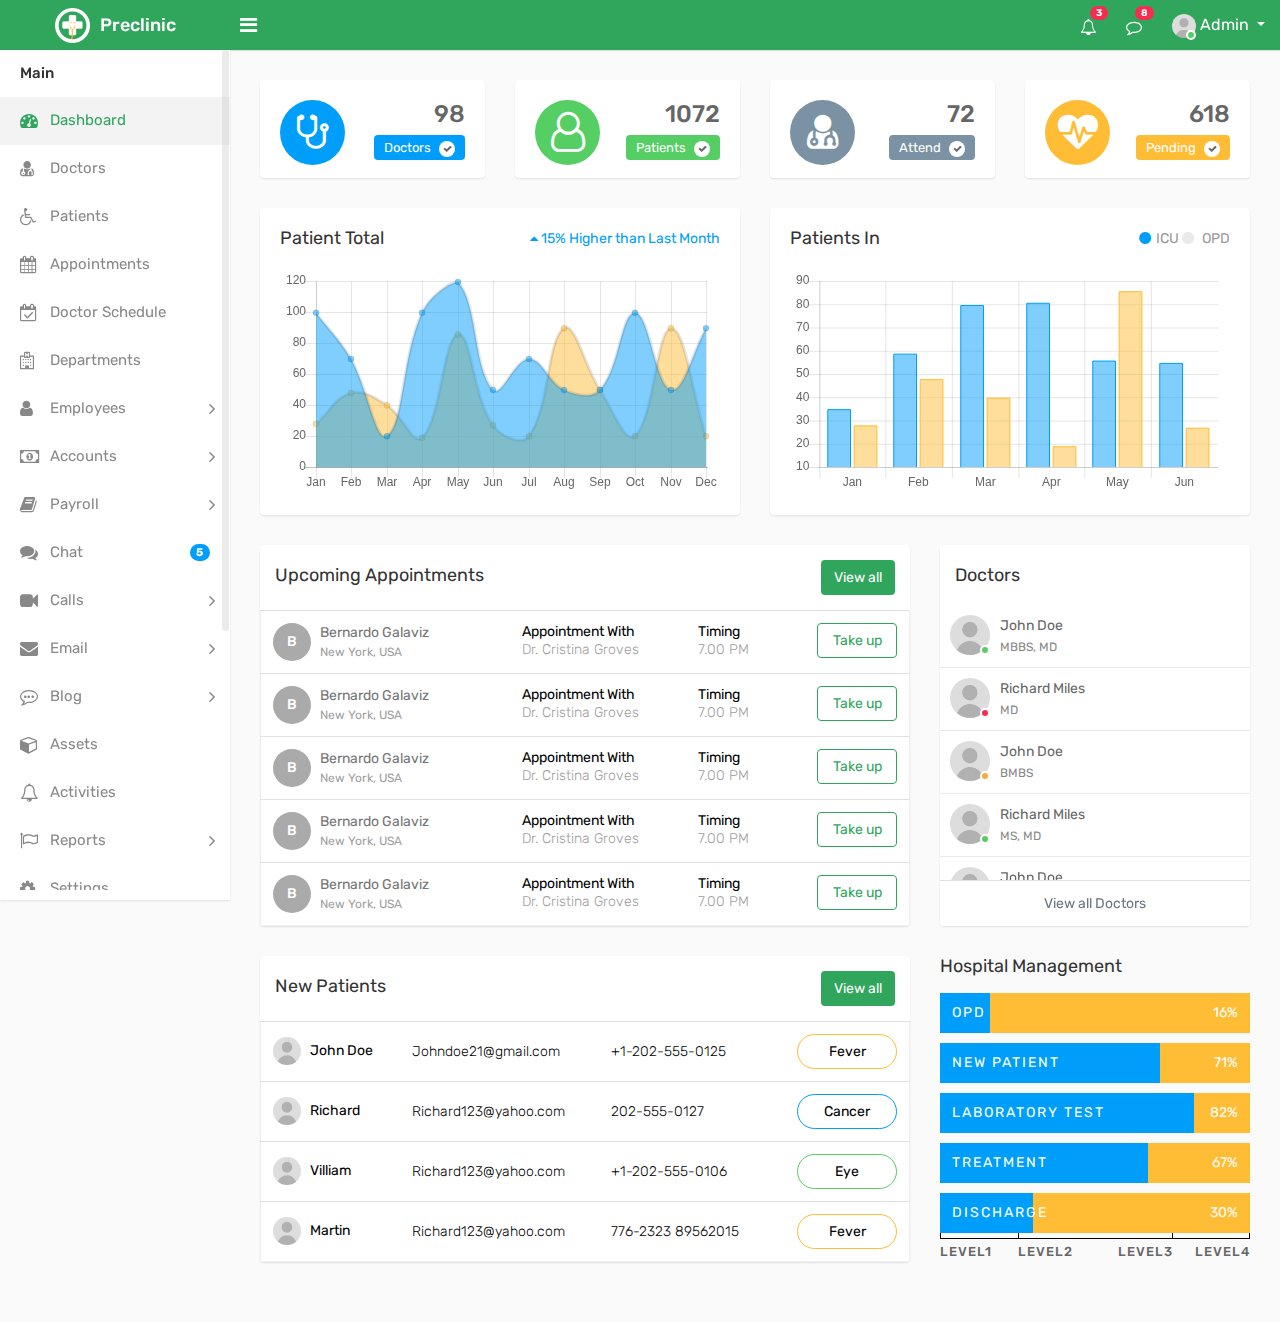
<file: Admin Dashboard/index.html>
<!DOCTYPE html>
<html lang="en">



<head>
    <meta charset="utf-8">
    <meta name="viewport" content="width=device-width, initial-scale=1.0, user-scalable=0">
    <link rel="shortcut icon" type="image/x-icon" href="assets/img/favicon.ico">
    <title>Preclinic - Medical & Hospital - Bootstrap 4 Admin Template</title>
    <link href="https://fonts.googleapis.com/icon?family=Material+Icons" rel="stylesheet">
    <link rel="stylesheet" type="text/css" href="assets/css/bootstrap.min.css">
    <link rel="stylesheet" type="text/css" href="assets/css/font-awesome.min.css">
    <link rel="stylesheet" type="text/css" href="assets/css/style.css">
    <!--[if lt IE 9]>
		<script src="assets/js/html5shiv.min.js"></script>
		<script src="assets/js/respond.min.js"></script>
	<![endif]-->
</head>

<body>
    <div class="main-wrapper">
        <div class="header">
			<div class="header-left">
				<a href="index-2.html" class="logo">
					<img src="assets/img/logo.png" width="35" height="35" alt=""> <span>Preclinic</span>
				</a>
			</div>
			<a id="toggle_btn" href="javascript:void(0);"><i class="fa fa-bars"></i></a>
            <a id="mobile_btn" class="mobile_btn float-left" href="#sidebar"><i class="fa fa-bars"></i></a>
            <ul class="nav user-menu float-right">
                <li class="nav-item dropdown d-none d-sm-block">
                    <a href="#" class="dropdown-toggle nav-link" data-toggle="dropdown"><i class="fa fa-bell-o"></i> <span class="badge badge-pill bg-danger float-right">3</span></a>
                    <div class="dropdown-menu notifications">
                        <div class="topnav-dropdown-header">
                            <span>Notifications</span>
                        </div>
                        <div class="drop-scroll">
                            <ul class="notification-list">
                                <li class="notification-message">
                                    <a href="activities.html">
                                        <div class="media">
											<span class="avatar">
												<img alt="John Doe" src="assets/img/user.jpg" class="img-fluid">
											</span>
											<div class="media-body">
												<p class="noti-details"><span class="noti-title">John Doe</span> added new task <span class="noti-title">Patient appointment booking</span></p>
												<p class="noti-time"><span class="notification-time">4 mins ago</span></p>
											</div>
                                        </div>
                                    </a>
                                </li>
                                <li class="notification-message">
                                    <a href="activities.html">
                                        <div class="media">
											<span class="avatar">V</span>
											<div class="media-body">
												<p class="noti-details"><span class="noti-title">Tarah Shropshire</span> changed the task name <span class="noti-title">Appointment booking with payment gateway</span></p>
												<p class="noti-time"><span class="notification-time">6 mins ago</span></p>
											</div>
                                        </div>
                                    </a>
                                </li>
                                <li class="notification-message">
                                    <a href="activities.html">
                                        <div class="media">
											<span class="avatar">L</span>
											<div class="media-body">
												<p class="noti-details"><span class="noti-title">Misty Tison</span> added <span class="noti-title">Domenic Houston</span> and <span class="noti-title">Claire Mapes</span> to project <span class="noti-title">Doctor available module</span></p>
												<p class="noti-time"><span class="notification-time">8 mins ago</span></p>
											</div>
                                        </div>
                                    </a>
                                </li>
                                <li class="notification-message">
                                    <a href="activities.html">
                                        <div class="media">
											<span class="avatar">G</span>
											<div class="media-body">
												<p class="noti-details"><span class="noti-title">Rolland Webber</span> completed task <span class="noti-title">Patient and Doctor video conferencing</span></p>
												<p class="noti-time"><span class="notification-time">12 mins ago</span></p>
											</div>
                                        </div>
                                    </a>
                                </li>
                                <li class="notification-message">
                                    <a href="activities.html">
                                        <div class="media">
											<span class="avatar">V</span>
											<div class="media-body">
												<p class="noti-details"><span class="noti-title">Bernardo Galaviz</span> added new task <span class="noti-title">Private chat module</span></p>
												<p class="noti-time"><span class="notification-time">2 days ago</span></p>
											</div>
                                        </div>
                                    </a>
                                </li>
                            </ul>
                        </div>
                        <div class="topnav-dropdown-footer">
                            <a href="activities.html">View all Notifications</a>
                        </div>
                    </div>
                </li>
                <li class="nav-item dropdown d-none d-sm-block">
                    <a href="javascript:void(0);" id="open_msg_box" class="hasnotifications nav-link"><i class="fa fa-comment-o"></i> <span class="badge badge-pill bg-danger float-right">8</span></a>
                </li>
                <li class="nav-item dropdown has-arrow">
                    <a href="#" class="dropdown-toggle nav-link user-link" data-toggle="dropdown">
                        <span class="user-img">
							<img class="rounded-circle" src="assets/img/user.jpg" width="24" alt="Admin">
							<span class="status online"></span>
						</span>
						<span>Admin</span>
                    </a>
					<div class="dropdown-menu">
						<a class="dropdown-item" href="profile.html">My Profile</a>
						<a class="dropdown-item" href="edit-profile.html">Edit Profile</a>
						<a class="dropdown-item" href="settings.html">Settings</a>
						<a class="dropdown-item" href="login.html">Logout</a>
					</div>
                </li>
            </ul>
            <div class="dropdown mobile-user-menu float-right">
                <a href="#" class="dropdown-toggle" data-toggle="dropdown" aria-expanded="false"><i class="fa fa-ellipsis-v"></i></a>
                <div class="dropdown-menu dropdown-menu-right">
                    <a class="dropdown-item" href="profile.html">My Profile</a>
                    <a class="dropdown-item" href="edit-profile.html">Edit Profile</a>
                    <a class="dropdown-item" href="settings.html">Settings</a>
                    <a class="dropdown-item" href="login.html">Logout</a>
                </div>
            </div>
        </div>
        <div class="sidebar" id="sidebar">
            <div class="sidebar-inner slimscroll">
                <div id="sidebar-menu" class="sidebar-menu">
                    <ul>
                        <li class="menu-title">Main</li>
                        <li class="active">
                            <a href="index-2.html"><i class="fa fa-dashboard"></i> <span>Dashboard</span></a>
                        </li>
						<li>
                            <a href="doctors.html"><i class="fa fa-user-md"></i> <span>Doctors</span></a>
                        </li>
                        <li>
                            <a href="patients.html"><i class="fa fa-wheelchair"></i> <span>Patients</span></a>
                        </li>
                        <li>
                            <a href="appointments.html"><i class="fa fa-calendar"></i> <span>Appointments</span></a>
                        </li>
                        <li>
                            <a href="schedule.html"><i class="fa fa-calendar-check-o"></i> <span>Doctor Schedule</span></a>
                        </li>
                        <li>
                            <a href="departments.html"><i class="fa fa-hospital-o"></i> <span>Departments</span></a>
                        </li>
						<li class="submenu">
							<a href="#"><i class="fa fa-user"></i> <span> Employees </span> <span class="menu-arrow"></span></a>
							<ul style="display: none;">
								<li><a href="employees.html">Employees List</a></li>
								<li><a href="leaves.html">Leaves</a></li>
								<li><a href="holidays.html">Holidays</a></li>
								<li><a href="attendance.html">Attendance</a></li>
							</ul>
						</li>
						<li class="submenu">
							<a href="#"><i class="fa fa-money"></i> <span> Accounts </span> <span class="menu-arrow"></span></a>
							<ul style="display: none;">
								<li><a href="invoices.html">Invoices</a></li>
								<li><a href="payments.html">Payments</a></li>
								<li><a href="expenses.html">Expenses</a></li>
								<li><a href="taxes.html">Taxes</a></li>
								<li><a href="provident-fund.html">Provident Fund</a></li>
							</ul>
						</li>
						<li class="submenu">
							<a href="#"><i class="fa fa-book"></i> <span> Payroll </span> <span class="menu-arrow"></span></a>
							<ul style="display: none;">
								<li><a href="salary.html"> Employee Salary </a></li>
								<li><a href="salary-view.html"> Payslip </a></li>
							</ul>
						</li>
                        <li>
                            <a href="chat.html"><i class="fa fa-comments"></i> <span>Chat</span> <span class="badge badge-pill bg-primary float-right">5</span></a>
                        </li>
                        <li class="submenu">
                            <a href="#"><i class="fa fa-video-camera camera"></i> <span> Calls</span> <span class="menu-arrow"></span></a>
                            <ul style="display: none;">
                                <li><a href="voice-call.html">Voice Call</a></li>
                                <li><a href="video-call.html">Video Call</a></li>
                                <li><a href="incoming-call.html">Incoming Call</a></li>
                            </ul>
                        </li>
                        <li class="submenu">
                            <a href="#"><i class="fa fa-envelope"></i> <span> Email</span> <span class="menu-arrow"></span></a>
                            <ul style="display: none;">
                                <li><a href="compose.html">Compose Mail</a></li>
                                <li><a href="inbox.html">Inbox</a></li>
                                <li><a href="mail-view.html">Mail View</a></li>
                            </ul>
                        </li>
                        <li class="submenu">
                            <a href="#"><i class="fa fa-commenting-o"></i> <span> Blog</span> <span class="menu-arrow"></span></a>
                            <ul style="display: none;">
                                <li><a href="blog.html">Blog</a></li>
                                <li><a href="blog-details.html">Blog View</a></li>
                                <li><a href="add-blog.html">Add Blog</a></li>
                                <li><a href="edit-blog.html">Edit Blog</a></li>
                            </ul>
                        </li>
						<li>
							<a href="assets.html"><i class="fa fa-cube"></i> <span>Assets</span></a>
						</li>
						<li>
							<a href="activities.html"><i class="fa fa-bell-o"></i> <span>Activities</span></a>
						</li>
						<li class="submenu">
							<a href="#"><i class="fa fa-flag-o"></i> <span> Reports </span> <span class="menu-arrow"></span></a>
							<ul style="display: none;">
								<li><a href="expense-reports.html"> Expense Report </a></li>
								<li><a href="invoice-reports.html"> Invoice Report </a></li>
							</ul>
						</li>
                        <li>
                            <a href="settings.html"><i class="fa fa-cog"></i> <span>Settings</span></a>
                        </li>
                        <li class="menu-title">UI Elements</li>
                        <li class="submenu">
                            <a href="#"><i class="fa fa-laptop"></i> <span> Components</span> <span class="menu-arrow"></span></a>
                            <ul style="display: none;">
                                <li><a href="uikit.html">UI Kit</a></li>
                                <li><a href="typography.html">Typography</a></li>
                                <li><a href="tabs.html">Tabs</a></li>
                            </ul>
                        </li>
                        <li class="submenu">
                            <a href="#"><i class="fa fa-edit"></i> <span> Forms</span> <span class="menu-arrow"></span></a>
                            <ul style="display: none;">
                                <li><a href="form-basic-inputs.html">Basic Inputs</a></li>
                                <li><a href="form-input-groups.html">Input Groups</a></li>
                                <li><a href="form-horizontal.html">Horizontal Form</a></li>
                                <li><a href="form-vertical.html">Vertical Form</a></li>
                            </ul>
                        </li>
                        <li class="submenu">
                            <a href="#"><i class="fa fa-table"></i> <span> Tables</span> <span class="menu-arrow"></span></a>
                            <ul style="display: none;">
                                <li><a href="tables-basic.html">Basic Tables</a></li>
                                <li><a href="tables-datatables.html">Data Table</a></li>
                            </ul>
                        </li>
                        <li>
                            <a href="calendar.html"><i class="fa fa-calendar"></i> <span>Calendar</span></a>
                        </li>
                        <li class="menu-title">Extras</li>
                        <li class="submenu">
                            <a href="#"><i class="fa fa-columns"></i> <span>Pages</span> <span class="menu-arrow"></span></a>
                            <ul style="display: none;">
                                <li><a href="login.html"> Login </a></li>
                                <li><a href="register.html"> Register </a></li>
                                <li><a href="forgot-password.html"> Forgot Password </a></li>
                                <li><a href="change-password2.html"> Change Password </a></li>
                                <li><a href="lock-screen.html"> Lock Screen </a></li>
                                <li><a href="profile.html"> Profile </a></li>
                                <li><a href="gallery.html"> Gallery </a></li>
                                <li><a href="error-404.html">404 Error </a></li>
                                <li><a href="error-500.html">500 Error </a></li>
                                <li><a href="blank-page.html"> Blank Page </a></li>
                            </ul>
                        </li>
                        <li class="submenu">
                            <a href="javascript:void(0);"><i class="fa fa-share-alt"></i> <span>Multi Level</span> <span class="menu-arrow"></span></a>
                            <ul style="display: none;">
                                <li class="submenu">
                                    <a href="javascript:void(0);"><span>Level 1</span> <span class="menu-arrow"></span></a>
                                    <ul style="display: none;">
                                        <li><a href="javascript:void(0);"><span>Level 2</span></a></li>
                                        <li class="submenu">
                                            <a href="javascript:void(0);"> <span> Level 2</span> <span class="menu-arrow"></span></a>
                                            <ul style="display: none;">
                                                <li><a href="javascript:void(0);">Level 3</a></li>
                                                <li><a href="javascript:void(0);">Level 3</a></li>
                                            </ul>
                                        </li>
                                        <li><a href="javascript:void(0);"><span>Level 2</span></a></li>
                                    </ul>
                                </li>
                                <li>
                                    <a href="javascript:void(0);"><span>Level 1</span></a>
                                </li>
                            </ul>
                        </li>
                    </ul>
                </div>
            </div>
        </div>
        <div class="page-wrapper">
            <div class="content">
                <div class="row">
                    <div class="col-md-6 col-sm-6 col-lg-6 col-xl-3">
                        <div class="dash-widget">
							<span class="dash-widget-bg1"><i class="fa fa-stethoscope" aria-hidden="true"></i></span>
							<div class="dash-widget-info text-right">
								<h3>98</h3>
								<span class="widget-title1">Doctors <i class="fa fa-check" aria-hidden="true"></i></span>
							</div>
                        </div>
                    </div>
                    <div class="col-md-6 col-sm-6 col-lg-6 col-xl-3">
                        <div class="dash-widget">
                            <span class="dash-widget-bg2"><i class="fa fa-user-o"></i></span>
                            <div class="dash-widget-info text-right">
                                <h3>1072</h3>
                                <span class="widget-title2">Patients <i class="fa fa-check" aria-hidden="true"></i></span>
                            </div>
                        </div>
                    </div>
                    <div class="col-md-6 col-sm-6 col-lg-6 col-xl-3">
                        <div class="dash-widget">
                            <span class="dash-widget-bg3"><i class="fa fa-user-md" aria-hidden="true"></i></span>
                            <div class="dash-widget-info text-right">
                                <h3>72</h3>
                                <span class="widget-title3">Attend <i class="fa fa-check" aria-hidden="true"></i></span>
                            </div>
                        </div>
                    </div>
                    <div class="col-md-6 col-sm-6 col-lg-6 col-xl-3">
                        <div class="dash-widget">
                            <span class="dash-widget-bg4"><i class="fa fa-heartbeat" aria-hidden="true"></i></span>
                            <div class="dash-widget-info text-right">
                                <h3>618</h3>
                                <span class="widget-title4">Pending <i class="fa fa-check" aria-hidden="true"></i></span>
                            </div>
                        </div>
                    </div>
                </div>
				<div class="row">
					<div class="col-12 col-md-6 col-lg-6 col-xl-6">
						<div class="card">
							<div class="card-body">
								<div class="chart-title">
									<h4>Patient Total</h4>
									<span class="float-right"><i class="fa fa-caret-up" aria-hidden="true"></i> 15% Higher than Last Month</span>
								</div>	
								<canvas id="linegraph"></canvas>
							</div>
						</div>
					</div>
					<div class="col-12 col-md-6 col-lg-6 col-xl-6">
						<div class="card">
							<div class="card-body">
								<div class="chart-title">
									<h4>Patients In</h4>
									<div class="float-right">
										<ul class="chat-user-total">
											<li><i class="fa fa-circle current-users" aria-hidden="true"></i>ICU</li>
											<li><i class="fa fa-circle old-users" aria-hidden="true"></i> OPD</li>
										</ul>
									</div>
								</div>	
								<canvas id="bargraph"></canvas>
							</div>
						</div>
					</div>
				</div>
				<div class="row">
					<div class="col-12 col-md-6 col-lg-8 col-xl-8">
						<div class="card">
							<div class="card-header">
								<h4 class="card-title d-inline-block">Upcoming Appointments</h4> <a href="appointments.html" class="btn btn-primary float-right">View all</a>
							</div>
							<div class="card-body p-0">
								<div class="table-responsive">
									<table class="table mb-0">
										<thead class="d-none">
											<tr>
												<th>Patient Name</th>
												<th>Doctor Name</th>
												<th>Timing</th>
												<th class="text-right">Status</th>
											</tr>
										</thead>
										<tbody>
											<tr>
												<td style="min-width: 200px;">
													<a class="avatar" href="profile.html">B</a>
													<h2><a href="profile.html">Bernardo Galaviz <span>New York, USA</span></a></h2>
												</td>                 
												<td>
													<h5 class="time-title p-0">Appointment With</h5>
													<p>Dr. Cristina Groves</p>
												</td>
												<td>
													<h5 class="time-title p-0">Timing</h5>
													<p>7.00 PM</p>
												</td>
												<td class="text-right">
													<a href="appointments.html" class="btn btn-outline-primary take-btn">Take up</a>
												</td>
											</tr>
											<tr>
												<td style="min-width: 200px;">
													<a class="avatar" href="profile.html">B</a>
													<h2><a href="profile.html">Bernardo Galaviz <span>New York, USA</span></a></h2>
												</td>                 
												<td>
													<h5 class="time-title p-0">Appointment With</h5>
													<p>Dr. Cristina Groves</p>
												</td>
												<td>
													<h5 class="time-title p-0">Timing</h5>
													<p>7.00 PM</p>
												</td>
												<td class="text-right">
													<a href="appointments.html" class="btn btn-outline-primary take-btn">Take up</a>
												</td>
											</tr>
											<tr>
												<td style="min-width: 200px;">
													<a class="avatar" href="profile.html">B</a>
													<h2><a href="profile.html">Bernardo Galaviz <span>New York, USA</span></a></h2>
												</td>                 
												<td>
													<h5 class="time-title p-0">Appointment With</h5>
													<p>Dr. Cristina Groves</p>
												</td>
												<td>
													<h5 class="time-title p-0">Timing</h5>
													<p>7.00 PM</p>
												</td>
												<td class="text-right">
													<a href="appointments.html" class="btn btn-outline-primary take-btn">Take up</a>
												</td>
											</tr>
											<tr>
												<td style="min-width: 200px;">
													<a class="avatar" href="profile.html">B</a>
													<h2><a href="profile.html">Bernardo Galaviz <span>New York, USA</span></a></h2>
												</td>                 
												<td>
													<h5 class="time-title p-0">Appointment With</h5>
													<p>Dr. Cristina Groves</p>
												</td>
												<td>
													<h5 class="time-title p-0">Timing</h5>
													<p>7.00 PM</p>
												</td>
												<td class="text-right">
													<a href="appointments.html" class="btn btn-outline-primary take-btn">Take up</a>
												</td>
											</tr>
											<tr>
												<td style="min-width: 200px;">
													<a class="avatar" href="profile.html">B</a>
													<h2><a href="profile.html">Bernardo Galaviz <span>New York, USA</span></a></h2>
												</td>                 
												<td>
													<h5 class="time-title p-0">Appointment With</h5>
													<p>Dr. Cristina Groves</p>
												</td>
												<td>
													<h5 class="time-title p-0">Timing</h5>
													<p>7.00 PM</p>
												</td>
												<td class="text-right">
													<a href="appointments.html" class="btn btn-outline-primary take-btn">Take up</a>
												</td>
											</tr>
										</tbody>
									</table>
								</div>
							</div>
						</div>
					</div>
                    <div class="col-12 col-md-6 col-lg-4 col-xl-4">
                        <div class="card member-panel">
							<div class="card-header bg-white">
								<h4 class="card-title mb-0">Doctors</h4>
							</div>
                            <div class="card-body">
                                <ul class="contact-list">
                                    <li>
                                        <div class="contact-cont">
                                            <div class="float-left user-img m-r-10">
                                                <a href="profile.html" title="John Doe"><img src="assets/img/user.jpg" alt="" class="w-40 rounded-circle"><span class="status online"></span></a>
                                            </div>
                                            <div class="contact-info">
                                                <span class="contact-name text-ellipsis">John Doe</span>
                                                <span class="contact-date">MBBS, MD</span>
                                            </div>
                                        </div>
                                    </li>
                                    <li>
                                        <div class="contact-cont">
                                            <div class="float-left user-img m-r-10">
                                                <a href="profile.html" title="Richard Miles"><img src="assets/img/user.jpg" alt="" class="w-40 rounded-circle"><span class="status offline"></span></a>
                                            </div>
                                            <div class="contact-info">
                                                <span class="contact-name text-ellipsis">Richard Miles</span>
                                                <span class="contact-date">MD</span>
                                            </div>
                                        </div>
                                    </li>
                                    <li>
                                        <div class="contact-cont">
                                            <div class="float-left user-img m-r-10">
                                                <a href="profile.html" title="John Doe"><img src="assets/img/user.jpg" alt="" class="w-40 rounded-circle"><span class="status away"></span></a>
                                            </div>
                                            <div class="contact-info">
                                                <span class="contact-name text-ellipsis">John Doe</span>
                                                <span class="contact-date">BMBS</span>
                                            </div>
                                        </div>
                                    </li>
                                    <li>
                                        <div class="contact-cont">
                                            <div class="float-left user-img m-r-10">
                                                <a href="profile.html" title="Richard Miles"><img src="assets/img/user.jpg" alt="" class="w-40 rounded-circle"><span class="status online"></span></a>
                                            </div>
                                            <div class="contact-info">
                                                <span class="contact-name text-ellipsis">Richard Miles</span>
                                                <span class="contact-date">MS, MD</span>
                                            </div>
                                        </div>
                                    </li>
                                    <li>
                                        <div class="contact-cont">
                                            <div class="float-left user-img m-r-10">
                                                <a href="profile.html" title="John Doe"><img src="assets/img/user.jpg" alt="" class="w-40 rounded-circle"><span class="status offline"></span></a>
                                            </div>
                                            <div class="contact-info">
                                                <span class="contact-name text-ellipsis">John Doe</span>
                                                <span class="contact-date">MBBS</span>
                                            </div>
                                        </div>
                                    </li>
                                    <li>
                                        <div class="contact-cont">
                                            <div class="float-left user-img m-r-10">
                                                <a href="profile.html" title="Richard Miles"><img src="assets/img/user.jpg" alt="" class="w-40 rounded-circle"><span class="status away"></span></a>
                                            </div>
                                            <div class="contact-info">
                                                <span class="contact-name text-ellipsis">Richard Miles</span>
                                                <span class="contact-date">MBBS, MD</span>
                                            </div>
                                        </div>
                                    </li>
                                </ul>
                            </div>
                            <div class="card-footer text-center bg-white">
                                <a href="doctors.html" class="text-muted">View all Doctors</a>
                            </div>
                        </div>
                    </div>
				</div>
				<div class="row">
					<div class="col-12 col-md-6 col-lg-8 col-xl-8">
						<div class="card">
							<div class="card-header">
								<h4 class="card-title d-inline-block">New Patients </h4> <a href="patients.html" class="btn btn-primary float-right">View all</a>
							</div>
							<div class="card-block">
								<div class="table-responsive">
									<table class="table mb-0 new-patient-table">
										<tbody>
											<tr>
												<td>
													<img width="28" height="28" class="rounded-circle" src="assets/img/user.jpg" alt=""> 
													<h2>John Doe</h2>
												</td>
												<td>Johndoe21@gmail.com</td>
												<td>+1-202-555-0125</td>
												<td><button class="btn btn-primary btn-primary-one float-right">Fever</button></td>
											</tr>
											<tr>
												<td>
													<img width="28" height="28" class="rounded-circle" src="assets/img/user.jpg" alt=""> 
													<h2>Richard</h2>
												</td>
												<td>Richard123@yahoo.com</td>
												<td>202-555-0127</td>
												<td><button class="btn btn-primary btn-primary-two float-right">Cancer</button></td>
											</tr>
											<tr>
												<td>
													<img width="28" height="28" class="rounded-circle" src="assets/img/user.jpg" alt=""> 
													<h2>Villiam</h2>
												</td>
												<td>Richard123@yahoo.com</td>
												<td>+1-202-555-0106</td>
												<td><button class="btn btn-primary btn-primary-three float-right">Eye</button></td>
											</tr>
											<tr>
												<td>
													<img width="28" height="28" class="rounded-circle" src="assets/img/user.jpg" alt=""> 
													<h2>Martin</h2>
												</td>
												<td>Richard123@yahoo.com</td>
												<td>776-2323 89562015</td>
												<td><button class="btn btn-primary btn-primary-four float-right">Fever</button></td>
											</tr>
										</tbody>
									</table>
								</div>
							</div>
						</div>
					</div>
					<div class="col-12 col-md-6 col-lg-4 col-xl-4">
						<div class="hospital-barchart">
							<h4 class="card-title d-inline-block">Hospital Management</h4>
						</div>
						<div class="bar-chart">
							<div class="legend">
								<div class="item">
									<h4>Level1</h4>
								</div>
								
								<div class="item">
									<h4>Level2</h4>
								</div>
								<div class="item text-right">
									<h4>Level3</h4>
								</div>
								<div class="item text-right">
									<h4>Level4</h4>
								</div>
							</div>
							<div class="chart clearfix">
								<div class="item">
									<div class="bar">
										<span class="percent">16%</span>
										<div class="item-progress" data-percent="16">
											<span class="title">OPD Patient</span>
										</div>
									</div>
								</div>
								<div class="item">
									<div class="bar">
										<span class="percent">71%</span>
										<div class="item-progress" data-percent="71">
											<span class="title">New Patient</span>
										</div>
									</div>
								</div>
								<div class="item">
									<div class="bar">
										<span class="percent">82%</span>
										<div class="item-progress" data-percent="82">
											<span class="title">Laboratory Test</span>
										</div>
									</div>
								</div>
								<div class="item">
									<div class="bar">
										<span class="percent">67%</span>
										<div class="item-progress" data-percent="67">
											<span class="title">Treatment</span>
										</div>
									</div>
								</div>
								<div class="item">
									<div class="bar">
										<span class="percent">30%</span>									
										<div class="item-progress" data-percent="30">
											<span class="title">Discharge</span>
										</div>
									</div>
								</div>
							</div>
						</div>
					 </div>
				</div>
            </div>
            <div class="notification-box">
                <div class="msg-sidebar notifications msg-noti">
                    <div class="topnav-dropdown-header">
                        <span>Messages</span>
                    </div>
                    <div class="drop-scroll msg-list-scroll" id="msg_list">
                        <ul class="list-box">
                            <li>
                                <a href="chat.html">
                                    <div class="list-item">
                                        <div class="list-left">
                                            <span class="avatar">R</span>
                                        </div>
                                        <div class="list-body">
                                            <span class="message-author">Richard Miles </span>
                                            <span class="message-time">12:28 AM</span>
                                            <div class="clearfix"></div>
                                            <span class="message-content">Lorem ipsum dolor sit amet, consectetur adipiscing</span>
                                        </div>
                                    </div>
                                </a>
                            </li>
                            <li>
                                <a href="chat.html">
                                    <div class="list-item new-message">
                                        <div class="list-left">
                                            <span class="avatar">J</span>
                                        </div>
                                        <div class="list-body">
                                            <span class="message-author">John Doe</span>
                                            <span class="message-time">1 Aug</span>
                                            <div class="clearfix"></div>
                                            <span class="message-content">Lorem ipsum dolor sit amet, consectetur adipiscing</span>
                                        </div>
                                    </div>
                                </a>
                            </li>
                            <li>
                                <a href="chat.html">
                                    <div class="list-item">
                                        <div class="list-left">
                                            <span class="avatar">T</span>
                                        </div>
                                        <div class="list-body">
                                            <span class="message-author"> Tarah Shropshire </span>
                                            <span class="message-time">12:28 AM</span>
                                            <div class="clearfix"></div>
                                            <span class="message-content">Lorem ipsum dolor sit amet, consectetur adipiscing</span>
                                        </div>
                                    </div>
                                </a>
                            </li>
                            <li>
                                <a href="chat.html">
                                    <div class="list-item">
                                        <div class="list-left">
                                            <span class="avatar">M</span>
                                        </div>
                                        <div class="list-body">
                                            <span class="message-author">Mike Litorus</span>
                                            <span class="message-time">12:28 AM</span>
                                            <div class="clearfix"></div>
                                            <span class="message-content">Lorem ipsum dolor sit amet, consectetur adipiscing</span>
                                        </div>
                                    </div>
                                </a>
                            </li>
                            <li>
                                <a href="chat.html">
                                    <div class="list-item">
                                        <div class="list-left">
                                            <span class="avatar">C</span>
                                        </div>
                                        <div class="list-body">
                                            <span class="message-author"> Catherine Manseau </span>
                                            <span class="message-time">12:28 AM</span>
                                            <div class="clearfix"></div>
                                            <span class="message-content">Lorem ipsum dolor sit amet, consectetur adipiscing</span>
                                        </div>
                                    </div>
                                </a>
                            </li>
                            <li>
                                <a href="chat.html">
                                    <div class="list-item">
                                        <div class="list-left">
                                            <span class="avatar">D</span>
                                        </div>
                                        <div class="list-body">
                                            <span class="message-author"> Domenic Houston </span>
                                            <span class="message-time">12:28 AM</span>
                                            <div class="clearfix"></div>
                                            <span class="message-content">Lorem ipsum dolor sit amet, consectetur adipiscing</span>
                                        </div>
                                    </div>
                                </a>
                            </li>
                            <li>
                                <a href="chat.html">
                                    <div class="list-item">
                                        <div class="list-left">
                                            <span class="avatar">B</span>
                                        </div>
                                        <div class="list-body">
                                            <span class="message-author"> Buster Wigton </span>
                                            <span class="message-time">12:28 AM</span>
                                            <div class="clearfix"></div>
                                            <span class="message-content">Lorem ipsum dolor sit amet, consectetur adipiscing</span>
                                        </div>
                                    </div>
                                </a>
                            </li>
                            <li>
                                <a href="chat.html">
                                    <div class="list-item">
                                        <div class="list-left">
                                            <span class="avatar">R</span>
                                        </div>
                                        <div class="list-body">
                                            <span class="message-author"> Rolland Webber </span>
                                            <span class="message-time">12:28 AM</span>
                                            <div class="clearfix"></div>
                                            <span class="message-content">Lorem ipsum dolor sit amet, consectetur adipiscing</span>
                                        </div>
                                    </div>
                                </a>
                            </li>
                            <li>
                                <a href="chat.html">
                                    <div class="list-item">
                                        <div class="list-left">
                                            <span class="avatar">C</span>
                                        </div>
                                        <div class="list-body">
                                            <span class="message-author"> Claire Mapes </span>
                                            <span class="message-time">12:28 AM</span>
                                            <div class="clearfix"></div>
                                            <span class="message-content">Lorem ipsum dolor sit amet, consectetur adipiscing</span>
                                        </div>
                                    </div>
                                </a>
                            </li>
                            <li>
                                <a href="chat.html">
                                    <div class="list-item">
                                        <div class="list-left">
                                            <span class="avatar">M</span>
                                        </div>
                                        <div class="list-body">
                                            <span class="message-author">Melita Faucher</span>
                                            <span class="message-time">12:28 AM</span>
                                            <div class="clearfix"></div>
                                            <span class="message-content">Lorem ipsum dolor sit amet, consectetur adipiscing</span>
                                        </div>
                                    </div>
                                </a>
                            </li>
                            <li>
                                <a href="chat.html">
                                    <div class="list-item">
                                        <div class="list-left">
                                            <span class="avatar">J</span>
                                        </div>
                                        <div class="list-body">
                                            <span class="message-author">Jeffery Lalor</span>
                                            <span class="message-time">12:28 AM</span>
                                            <div class="clearfix"></div>
                                            <span class="message-content">Lorem ipsum dolor sit amet, consectetur adipiscing</span>
                                        </div>
                                    </div>
                                </a>
                            </li>
                            <li>
                                <a href="chat.html">
                                    <div class="list-item">
                                        <div class="list-left">
                                            <span class="avatar">L</span>
                                        </div>
                                        <div class="list-body">
                                            <span class="message-author">Loren Gatlin</span>
                                            <span class="message-time">12:28 AM</span>
                                            <div class="clearfix"></div>
                                            <span class="message-content">Lorem ipsum dolor sit amet, consectetur adipiscing</span>
                                        </div>
                                    </div>
                                </a>
                            </li>
                            <li>
                                <a href="chat.html">
                                    <div class="list-item">
                                        <div class="list-left">
                                            <span class="avatar">T</span>
                                        </div>
                                        <div class="list-body">
                                            <span class="message-author">Tarah Shropshire</span>
                                            <span class="message-time">12:28 AM</span>
                                            <div class="clearfix"></div>
                                            <span class="message-content">Lorem ipsum dolor sit amet, consectetur adipiscing</span>
                                        </div>
                                    </div>
                                </a>
                            </li>
                        </ul>
                    </div>
                    <div class="topnav-dropdown-footer">
                        <a href="chat.html">See all messages</a>
                    </div>
                </div>
            </div>
        </div>
    </div>
    <div class="sidebar-overlay" data-reff=""></div>
    <script src="assets/js/jquery-3.2.1.min.js"></script>
	<script src="assets/js/popper.min.js"></script>
    <script src="assets/js/bootstrap.min.js"></script>
    <script src="assets/js/jquery.slimscroll.js"></script>
    <script src="assets/js/Chart.bundle.js"></script>
    <script src="assets/js/chart.js"></script>
    <script src="assets/js/app.js"></script>

</body>



</html>
</file>
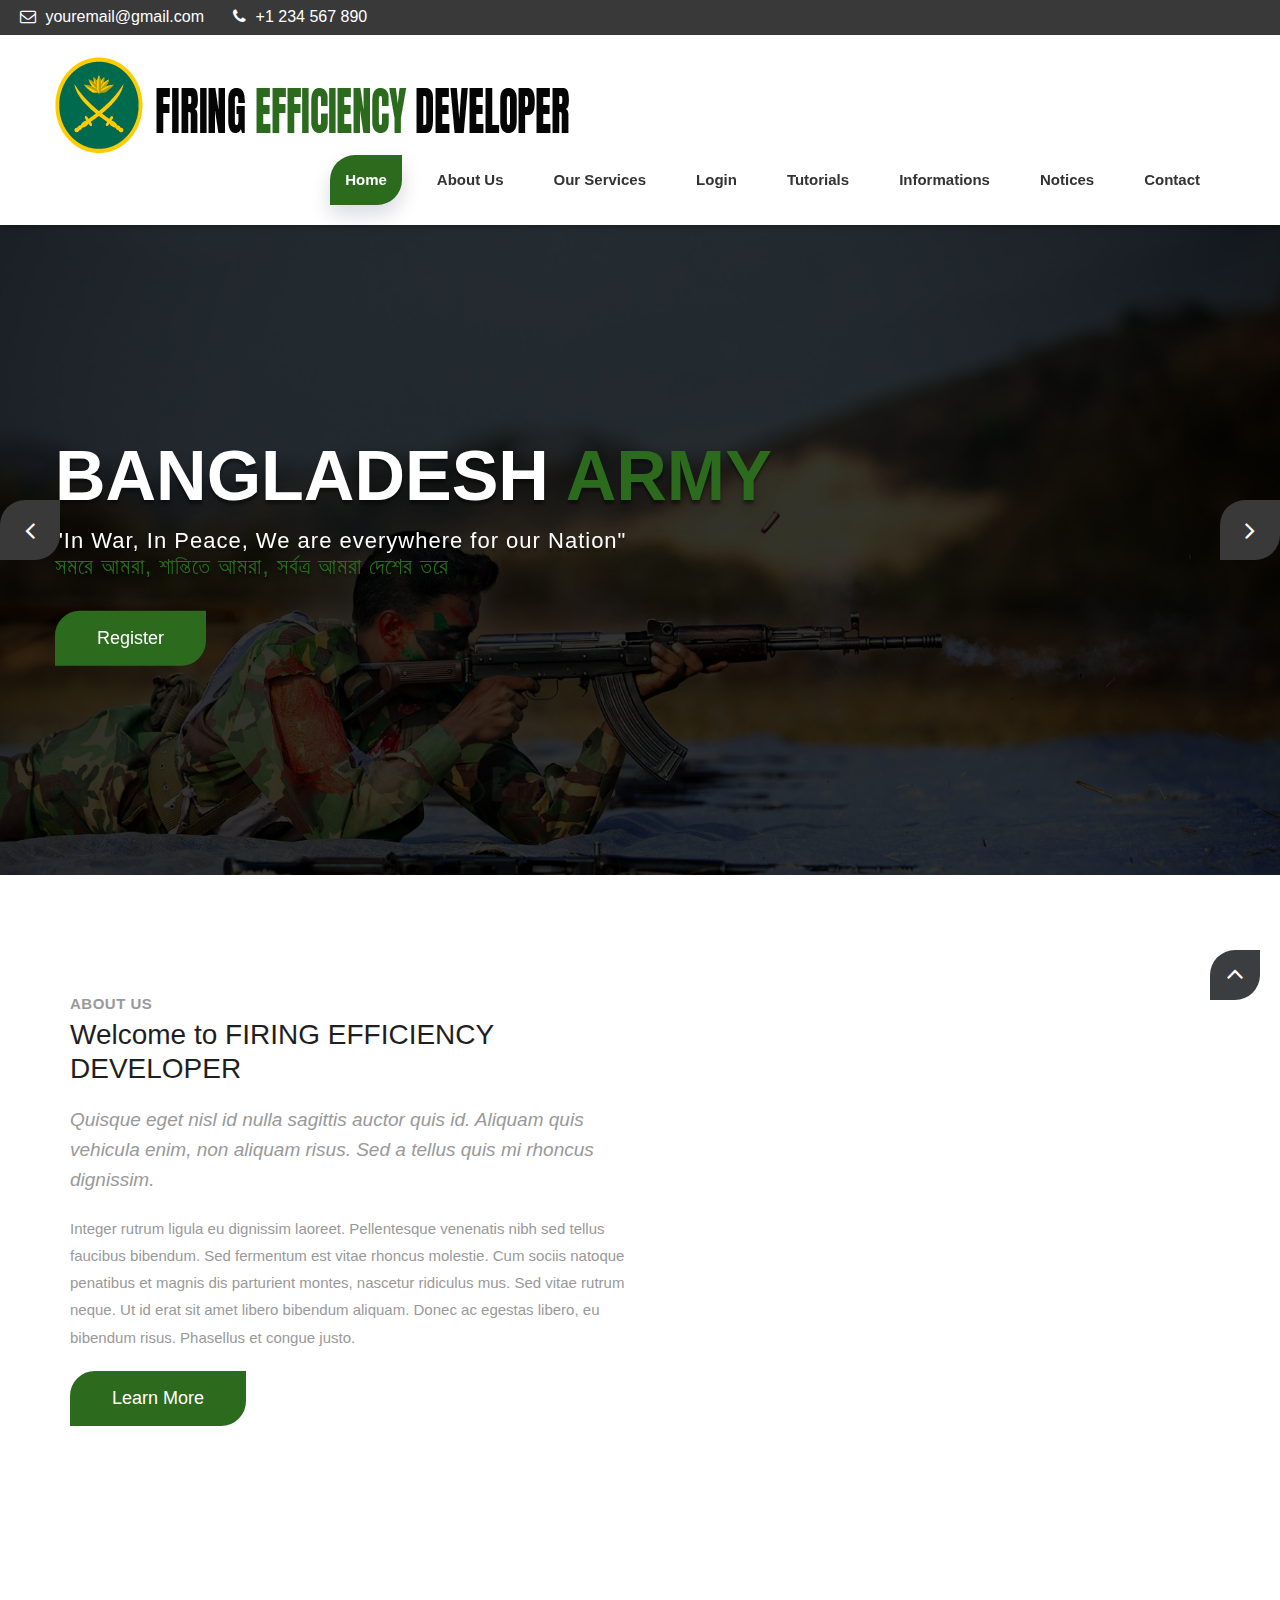
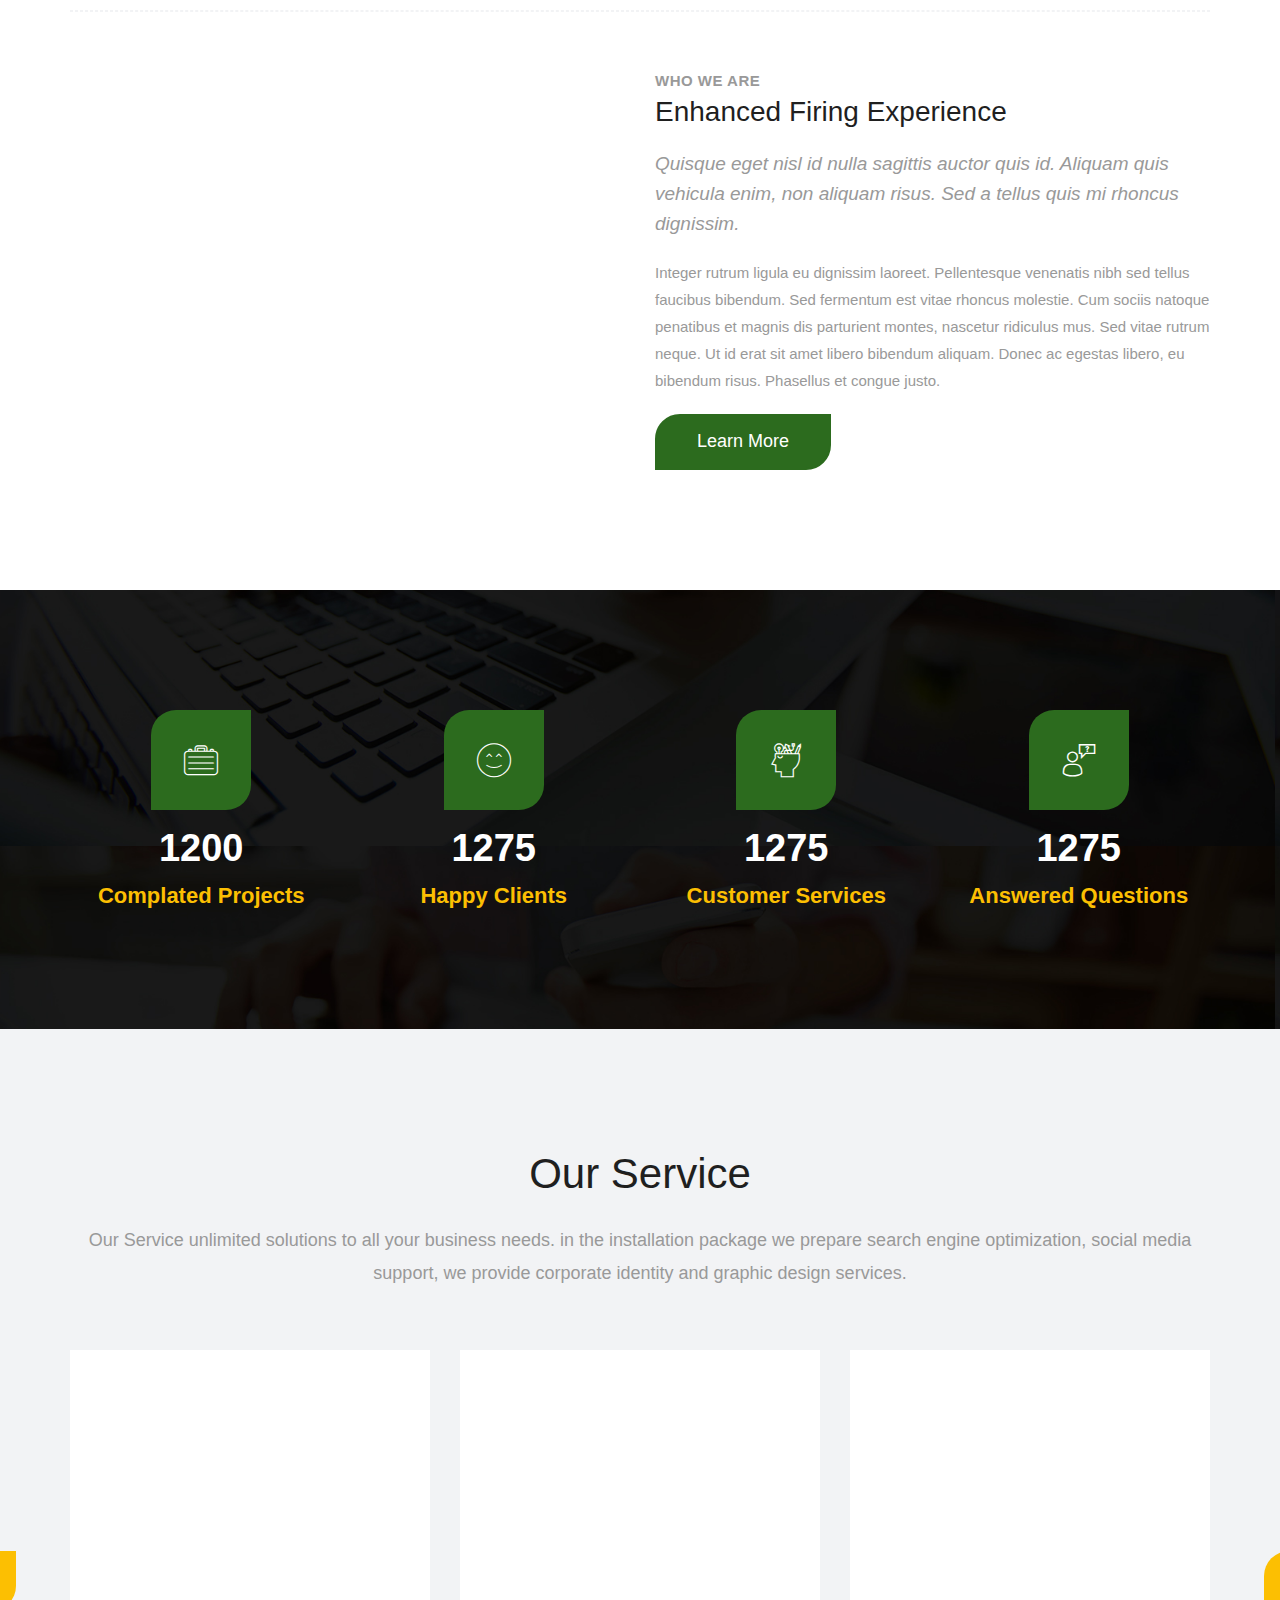
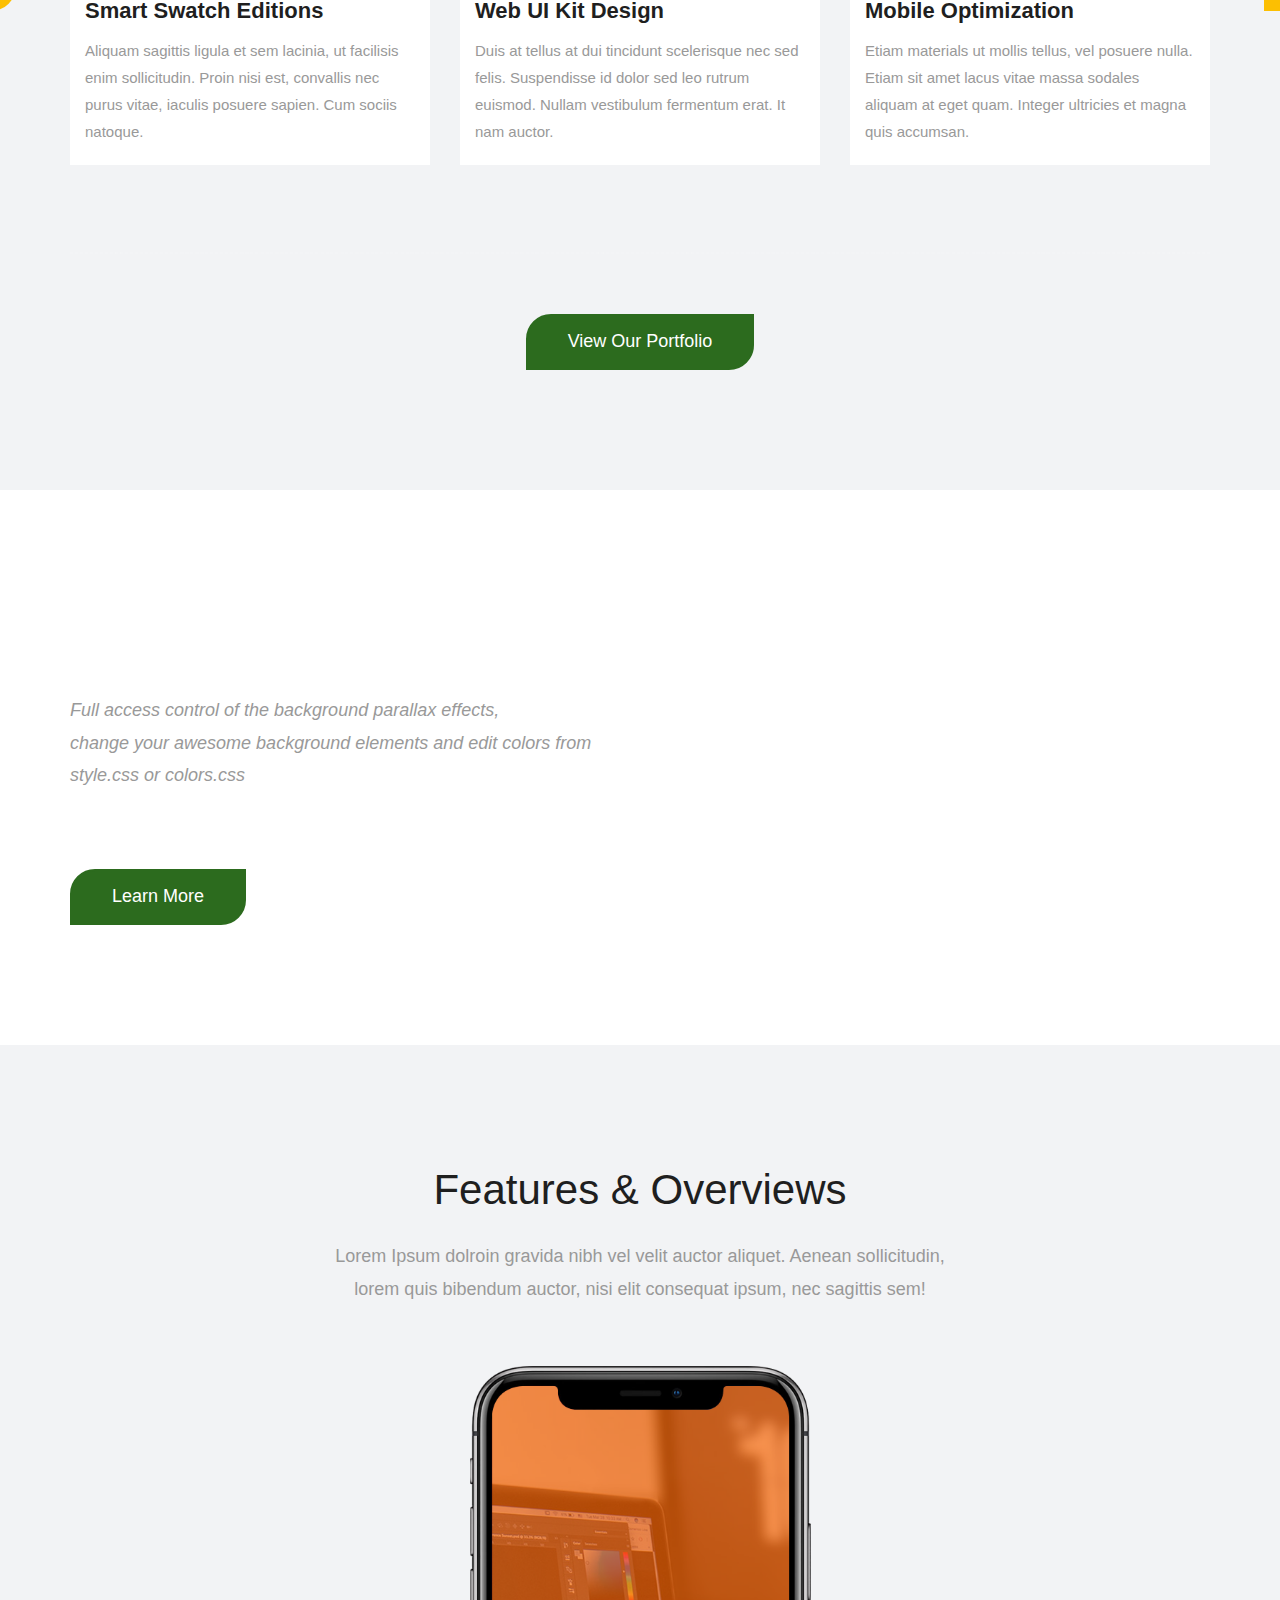
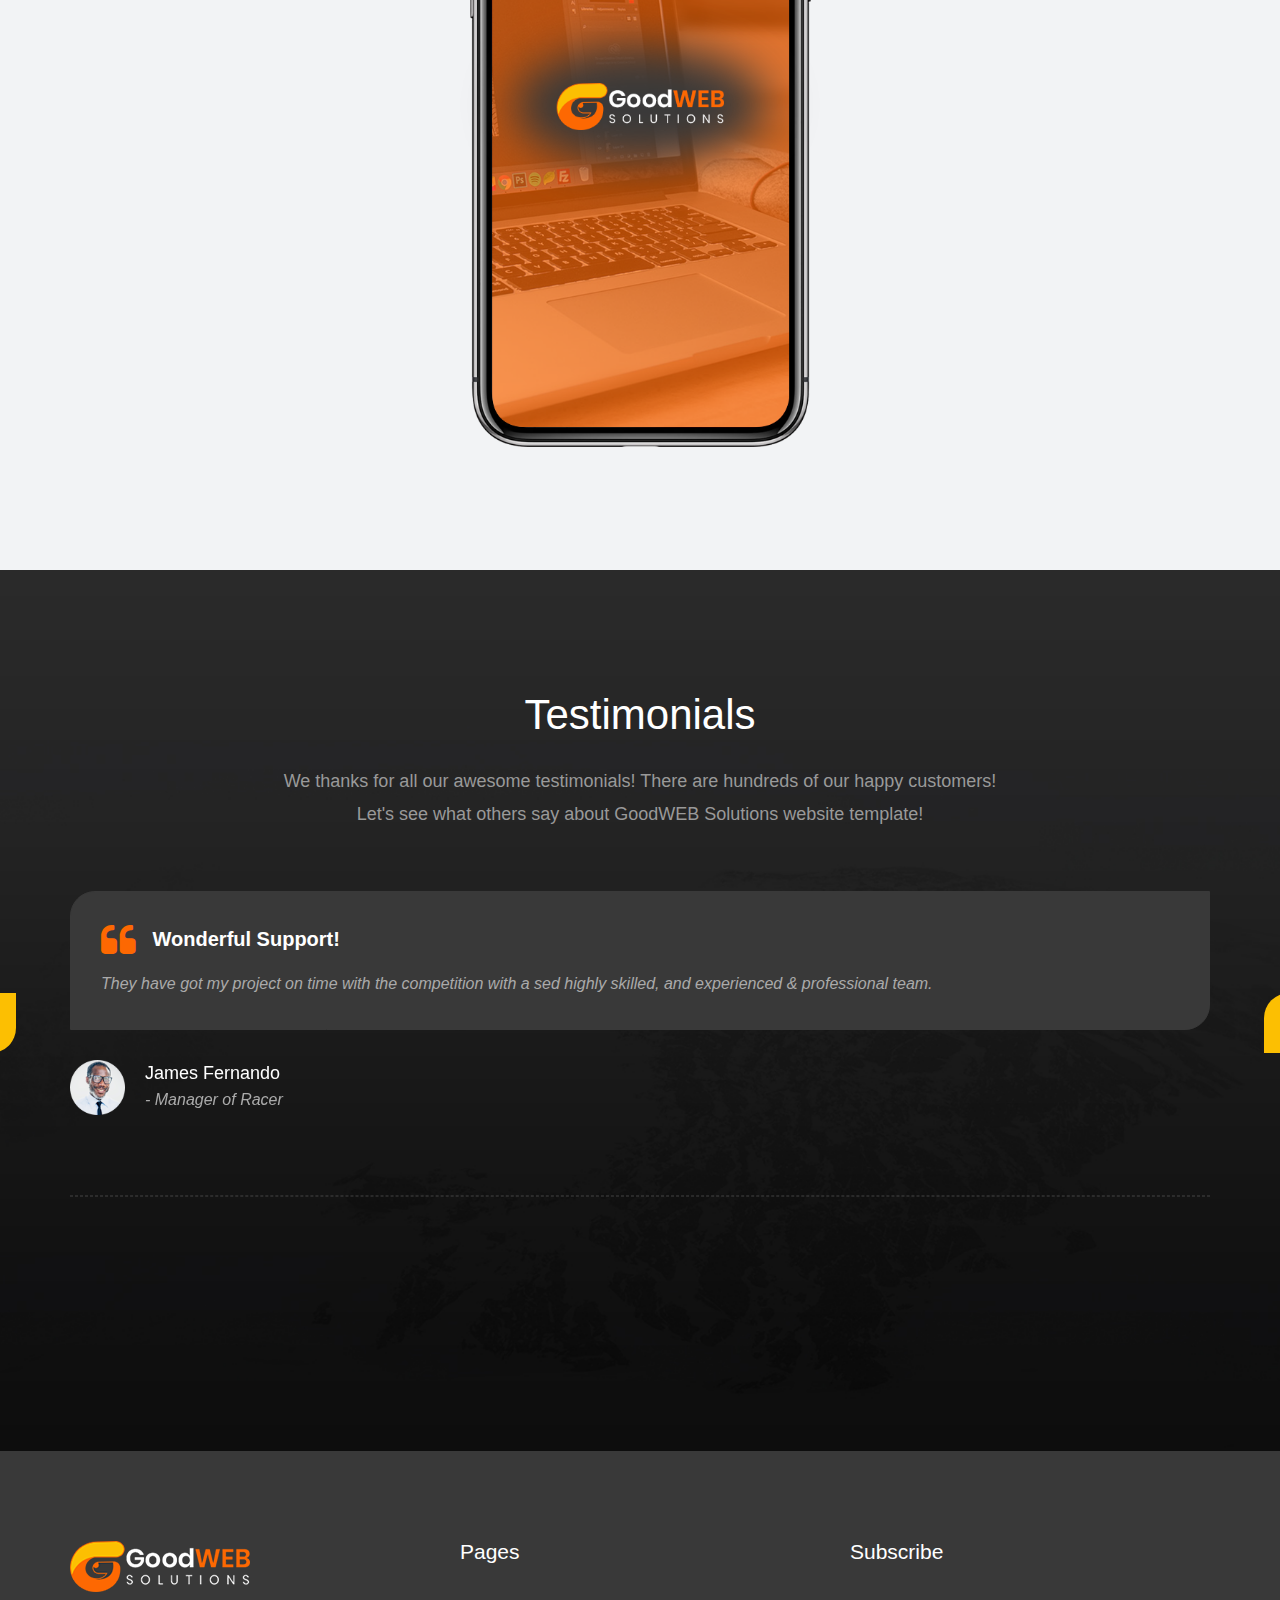
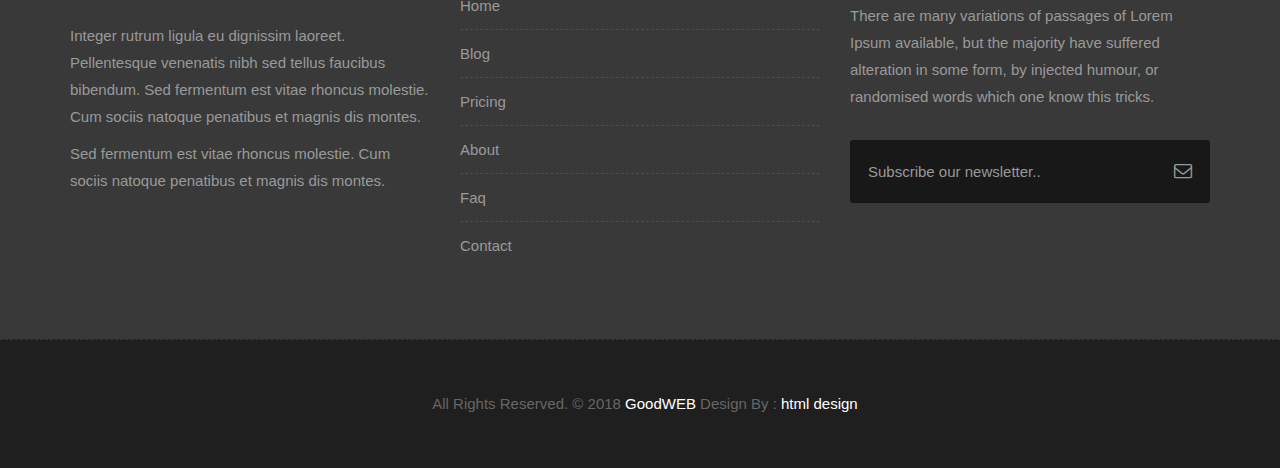
<file: goodweb/index.html>
<!DOCTYPE html>
<html lang="en">

    <!-- Basic -->
    <meta charset="utf-8">
    <meta http-equiv="X-UA-Compatible" content="IE=edge">   
   
    <!-- Mobile Metas -->
    <meta name="viewport" content="width=device-width, minimum-scale=1.0, maximum-scale=1.0, user-scalable=no">
 
     <!-- Site Metas -->
    <title>Firing Efficiency Developer</title>  
    <meta name="keywords" content="">
    <meta name="description" content="">
    <meta name="author" content="">

    <!-- Site Icons -->
    <link rel="shortcut icon" href="images/LOGO45.png" type="image/x-icon" />
    <link rel="apple-touch-icon" href="images/apple-touch-icon.png">

    <!-- Bootstrap CSS -->
    <link rel="stylesheet" href="css/bootstrap.min.css">
    <!-- Site CSS -->
    <link rel="stylesheet" href="style.css">
    <!-- Responsive CSS -->
    <link rel="stylesheet" href="css/responsive.css">
    <!-- Custom CSS -->
    <link rel="stylesheet" href="css/custom.css">

    <!-- Modernizer for Portfolio -->
    <script src="js/modernizer.js"></script>

    <!--[if lt IE 9]>
      <script src="https://oss.maxcdn.com/libs/html5shiv/3.7.0/html5shiv.js"></script>
      <script src="https://oss.maxcdn.com/libs/respond.js/1.4.2/respond.min.js"></script>
    <![endif]-->

</head>
<body>

    <!-- LOADER -->
    <div id="preloader">
        <div class="loader">
			<div class="loader__bar"></div>
			<div class="loader__bar"></div>
			<div class="loader__bar"></div>
			<div class="loader__bar"></div>
			<div class="loader__bar"></div>
			<div class="loader__ball"></div>
		</div>
    </div><!-- end loader -->
    <!-- END LOADER -->
    
	<div class="top-bar">
		<div class="container-fluid">
			<div class="row">
				<div class="col-md-6 col-sm-6">
					<div class="left-top">
						<div class="email-box">
							<a href="#"><i class="fa fa-envelope-o" aria-hidden="true"></i> youremail@gmail.com</a>
						</div>
						<div class="phone-box">
							<a href="tel:1234567890"><i class="fa fa-phone" aria-hidden="true"></i> +1 234 567 890</a>
						</div>
					</div>
				</div>
				<!--<div class="col-md-6 col-sm-6">
					<div class="right-top">
						<div class="social-box">
							<ul>
								<li><a href="#"><i class="fa fa-facebook-square" aria-hidden="true"></i></a></li>
								<li><a href="#"><i class="fa fa-instagram" aria-hidden="true"></i></a></li>
								<li><a href="#"><i class="fa fa-linkedin-square" aria-hidden="true"></i></a></li>
								<li><a href="#"><i class="fa fa-twitter-square" aria-hidden="true"></i></a></li>
								<li><a href="#"><i class="fa fa-rss-square" aria-hidden="true"></i></a></li>
							<ul>
						</div>
					</div>
				</div>-->
			</div>
		</div>
	</div>
    <header class="header header_style_01">
        <nav class="megamenu navbar navbar-default">
            <div class="container-fluid">
                <div class="navbar-header">
                    <button type="button" class="navbar-toggle collapsed" data-toggle="collapse" data-target="#navbar" aria-expanded="false" aria-controls="navbar">
                        <span class="sr-only">Toggle navigation</span>
                        <span class="icon-bar"></span>
                        <span class="icon-bar"></span>
                        <span class="icon-bar"></span>
                    </button>
                    <a class="navbar-brand" href="index.html"><img src="images/logos/logo.png" alt="image"></a>
                </div>
                <div id="navbar" class="navbar-collapse collapse">
                    <ul class="nav navbar-nav navbar-right">
                        <li><a class="active" href="index.html">Home</a></li>
                        <li><a href="about-us.html">About us</a></li>
                        <li><a href="services.html">Our Services</a></li>
                        <li><a href="login.html">Login</a></li>
                        <li><a href="tutorials.html">Tutorials</a></li>
                        <li><a href="informations.html">Informations</a></li>
                        <li><a href="notices.html">Notices</a></li>
						<li><a href="contact.html">Contact</a></li>
                    </ul>
                </div>
            </div>
        </nav>
    </header>
	
	<div class="slider-area">
		<div class="slider-wrapper owl-carousel">
			<div class="slider-item home-one-slider-otem slider-item-four slider-bg-one">
				<div class="container">
					<div class="row">
						<div class="slider-content-area">
							<div class="slide-text">
								<h1 class="homepage-three-title">BANGLADESH  <span>ARMY</span> </h1>
								<h2>"In War, In Peace, We are everywhere for our Nation" <br><span>সমরে আমরা, শান্তিতে আমরা, সর্বত্র আমরা দেশের তরে <span></h2>
								<div class="slider-content-btn">
									<a class="button btn btn-light btn-radius btn-brd" href="login_Admin.html">Register</a>
									
								</div>
							</div>
						</div>
					</div>
				</div>
			</div>
			<div class="slider-item text-center home-one-slider-otem slider-item-four slider-bg-two">
				<div class="container">
					<div class="row">
						<div class="slider-content-area">
							<div class="slide-text">
								<h1 class="homepage-three-title">BANGLADESH  <span>ARMY</span> </h1>
								<h2>"In War, In Peace, We are everywhere for our Nation" <br><span>সমরে আমরা, শান্তিতে আমরা, সর্বত্র আমরা দেশের তরে <span> </h2>
								<div class="slider-content-btn">
									<a class="button btn btn-light btn-radius btn-brd" href="login_Admin.html">Register</a>
									
								</div>
							</div>
						</div>
					</div>
				</div>
			</div>
			<div class="slider-item home-one-slider-otem slider-item-four slider-bg-three">
				<div class="container">
					<div class="row">
						<div class="slider-content-area">
							<div class="slide-text">
								<h1 class="homepage-three-title">BANGLADESH <span>ARMY</span> </h1>
								<h2>"In War, In Peace, We are everywhere for our Nation" <br><span>সমরে আমরা, শান্তিতে আমরা, সর্বত্র আমরা দেশের তরে <span> </h2>
								<div class="slider-content-btn">
									<a class="button btn btn-light btn-radius btn-brd" href="login_Admin.html">Register</a>
									
								</div>
							</div>
						</div>
					</div>
				</div>
			</div>
		</div>
	</div>

    <div id="about" class="section wb">
        <div class="container">
            <div class="row">
                <div class="col-md-6">
                    <div class="message-box">
                        <h4>About Us</h4>
                        <h2>Welcome to FIRING EFFICIENCY DEVELOPER</h2>
                        <p class="lead">Quisque eget nisl id nulla sagittis auctor quis id. Aliquam quis vehicula enim, non aliquam risus. Sed a tellus quis mi rhoncus dignissim.</p>

                        <p> Integer rutrum ligula eu dignissim laoreet. Pellentesque venenatis nibh sed tellus faucibus bibendum. Sed fermentum est vitae rhoncus molestie. Cum sociis natoque penatibus et magnis dis parturient montes, nascetur ridiculus mus. Sed vitae rutrum neque. Ut id erat sit amet libero bibendum aliquam. Donec ac egestas libero, eu bibendum risus. Phasellus et congue justo. </p>

                        <a href="#services" class="btn btn-light btn-radius btn-brd grd1">Learn More</a>
                    </div><!-- end messagebox -->
                </div><!-- end col -->

                <div class="col-md-6">
                    <div class="post-media wow fadeIn">
                        <img src="uploads/DSA.png" alt="" class="img-responsive img-rounded">
                        <a href="http://www.youtube.com/watch?v=nrJtHemSPW4" data-rel="prettyPhoto[gal]" class="playbutton"><i class="flaticon-play-button"></i></a>
                    </div><!-- end media -->
                </div><!-- end col -->
            </div><!-- end row -->

            <hr class="hr1"> 

            <div class="row">
				<div class="col-md-6">
                    <div class="post-media wow fadeIn">
                        <img src="uploads/Bangladesh-Army.jpg" alt="" class="img-responsive img-rounded">
                    </div><!-- end media -->
                </div><!-- end col -->
				
                <div class="col-md-6">
                    <div class="message-box">
                        <h4>Who We are</h4>
                        <h2>Enhanced Firing Experience</h2>
                        <p class="lead">Quisque eget nisl id nulla sagittis auctor quis id. Aliquam quis vehicula enim, non aliquam risus. Sed a tellus quis mi rhoncus dignissim.</p>

                        <p> Integer rutrum ligula eu dignissim laoreet. Pellentesque venenatis nibh sed tellus faucibus bibendum. Sed fermentum est vitae rhoncus molestie. Cum sociis natoque penatibus et magnis dis parturient montes, nascetur ridiculus mus. Sed vitae rutrum neque. Ut id erat sit amet libero bibendum aliquam. Donec ac egestas libero, eu bibendum risus. Phasellus et congue justo. </p>

                        <a href="#services" class="btn btn-light btn-radius btn-brd grd1">Learn More</a>
                    </div><!-- end messagebox -->
                </div><!-- end col -->
            </div><!-- end row -->
        </div><!-- end container -->
    </div><!-- end section -->
	
	<div class="parallax section parallax-off" data-stellar-background-ratio="0.9" style="background-image:url('uploads/parallax_04.jpg');">
        <div class="container">
            <div class="row text-center stat-wrap">
                <div class="col-md-3 col-sm-6 col-xs-12">
                    <span data-scroll class="global-radius icon_wrap effect-1"><i class="flaticon-briefcase"></i></span>
                    <p class="stat_count">1200</p>
                    <h3>Complated Projects</h3>
                </div><!-- end col -->

                <div class="col-md-3 col-sm-6 col-xs-12">
                    <span data-scroll class="global-radius icon_wrap effect-1"><i class="flaticon-happy"></i></span>
                    <p class="stat_count">3210</p>
                    <h3>Happy Clients</h3>
                </div><!-- end col -->

                <div class="col-md-3 col-sm-6 col-xs-12">
                    <span data-scroll class="global-radius icon_wrap effect-1"><i class="flaticon-idea"></i></span>
                    <p class="stat_count">3781</p>
                    <h3>Customer Services</h3>
                </div><!-- end col -->

                <div class="col-md-3 col-sm-6 col-xs-12">
                    <span data-scroll class="global-radius icon_wrap effect-1"><i class="flaticon-customer-service"></i></span>
                    <p class="stat_count">4300</p>
                    <h3>Answered Questions</h3>
                </div><!-- end col -->
            </div><!-- end row -->
        </div><!-- end container -->
    </div><!-- end section -->

    <div id="services" class="parallax section lb">
        <div class="container">
            <div class="section-title text-center">
                <h3>Our Service</h3>
                <p class="lead">Our Service unlimited solutions to all your business needs. in the installation package we prepare search engine optimization, social media support, we provide corporate identity and graphic design services.</p>
            </div><!-- end title -->

            <div class="owl-services owl-carousel owl-theme">
                <div class="service-widget">
                    <div class="post-media wow fadeIn">
                        <a href="uploads/service_01.jpg" data-rel="prettyPhoto[gal]" class="hoverbutton global-radius"><i class="flaticon-unlink"></i></a>
                        <img src="uploads/service_01.jpg" alt="" class="img-responsive img-rounded">
                    </div>
					<div class="service-dit">
						<h3>Smart Swatch Editions</h3>
						<p>Aliquam sagittis ligula et sem lacinia, ut facilisis enim sollicitudin. Proin nisi est, convallis nec purus vitae, iaculis posuere sapien. Cum sociis natoque.</p>
					</div>
                </div>
                <!-- end service -->

                <div class="service-widget">
                    <div class="post-media wow fadeIn">
                        <a href="uploads/service_02.jpg" data-rel="prettyPhoto[gal]" class="hoverbutton global-radius"><i class="flaticon-unlink"></i></a>
                        <img src="uploads/service_02.jpg" alt="" class="img-responsive img-rounded">
                    </div>
					<div class="service-dit">
						<h3>Web UI Kit Design</h3>
						<p>Duis at tellus at dui tincidunt scelerisque nec sed felis. Suspendisse id dolor sed leo rutrum euismod. Nullam vestibulum fermentum erat. It nam auctor. </p>
					</div>
                </div>
                <!-- end service -->

                <div class="service-widget">
                    <div class="post-media wow fadeIn">
                        <a href="uploads/service_03.jpg" data-rel="prettyPhoto[gal]" class="hoverbutton global-radius"><i class="flaticon-unlink"></i></a>
                        <img src="uploads/service_03.jpg" alt="" class="img-responsive img-rounded">
                    </div>
					<div class="service-dit">
						<h3>Mobile Optimization</h3>
						<p>Etiam materials ut mollis tellus, vel posuere nulla. Etiam sit amet lacus vitae massa sodales aliquam at eget quam. Integer ultricies et magna quis accumsan.</p>
					</div>
                </div>
                <!-- end service -->

                <div class="service-widget">
                    <div class="post-media wow fadeIn">
                        <a href="uploads/service_04.jpg" data-rel="prettyPhoto[gal]" class="hoverbutton global-radius"><i class="flaticon-unlink"></i></a>
                        <img src="uploads/service_04.jpg" alt="" class="img-responsive img-rounded">
                    </div>
					<div class="service-dit">
						<h3>Digital Design for Mac</h3>
						<p>Praesent in neque congue sapien lobortis faucibus id eget erat. <br>Pellentesque maximus rutrum felis. Interdum et malesuada fames ac ante ipsum primis in faucibus.</p>
					</div>
                </div>
                <!-- end service -->
            </div><!-- end row -->

            <hr class="hr1">

            <div class="text-center">
                <a data-scroll href="#portfolio" class="btn btn-light btn-radius btn-brd">View Our Portfolio</a>
            </div>
        </div><!-- end container -->
    </div><!-- end section -->

    <div class="parallax section noover" data-stellar-background-ratio="0.7" style="background-image:url('uploads/parallax_05.png');">
        <div class="container">
            <div class="row text-center">
                <div class="col-md-6">
                    <div class="customwidget text-left">
                        <h1>Beautiful Websites</h1>
                        <p>Full access control of the background parallax effects, <br>change your awesome background elements and edit colors from style.css or colors.css</p>
                        <ul class="list-inline">
                            <li><i class="fa fa-check"></i> Custom Sections</li>
                            <li><i class="fa fa-check"></i> Parallax's</li>
                            <li><i class="fa fa-check"></i> Icons & PSD</li>
                            <li><i class="fa fa-check"></i> Limitless Colors</li>
                        </ul><!-- end list -->
                        <a href="#services" data-scroll class="btn btn-light btn-radius btn-brd">Learn More</a>
                    </div>
                </div><!-- end col -->
				<div class="col-md-6">
                    <div class="text-center image-center hidden-sm hidden-xs">
                        <img src="uploads/device_03.png" alt="" class="img-responsive wow fadeInUp">
                    </div>
                </div>
            </div><!-- end row -->
        </div><!-- end container -->
    </div><!-- end section -->
	
    <div id="features" class="section lb">
        <div class="container">
            <div class="section-title text-center">
                <h3>Features & Overviews</h3>
                <p class="lead">Lorem Ipsum dolroin gravida nibh vel velit auctor aliquet. Aenean sollicitudin, <br>lorem quis bibendum auctor, nisi elit consequat ipsum, nec sagittis sem!</p>
            </div><!-- end title -->

            <div class="row">
                <div class="col-md-4 col-sm-6 col-xs-12">
                    <ul class="features-left">
                        <li class="wow fadeInLeft" data-wow-duration="1s" data-wow-delay="0.2s">
                            <i class="flaticon-wordpress-logo"></i>
                            <div class="fl-inner">
                                <h4>WordPress Installation</h4>
                                <p>Lorem Ipsum dolroin gravida nibh vel velit auctor aliquet. </p>
                            </div>
                        </li>
                        <li class="wow fadeInLeft" data-wow-duration="1s" data-wow-delay="0.3s">
                            <i class="flaticon-windows"></i>
                            <div class="fl-inner">
                                <h4>Browser Compatible</h4>
                                <p>Lorem Ipsum dolroin gravida nibh vel velit auctor aliquet. </p>
                            </div>
                        </li>
                        <li class="wow fadeInLeft" data-wow-duration="1s" data-wow-delay="0.4s">
                            <i class="flaticon-price-tag"></i>
                            <div class="fl-inner">
                                <h4>eCommerce Ready</h4>
                                <p>Lorem Ipsum dolroin gravida nibh vel velit auctor aliquet. </p>
                            </div>
                        </li>
                        <li class="wow fadeInLeft" data-wow-duration="1s" data-wow-delay="0.5s">
                            <i class="flaticon-new-file"></i>
                            <div class="fl-inner">
                                <h4>Easy to Customize</h4>
                                <p>Lorem Ipsum dolroin gravida nibh vel velit auctor aliquet. </p>
                            </div>
                        </li>
                    </ul>
                </div>
                <div class="col-md-4 hidden-xs hidden-sm">
                    <img src="uploads/ipad.png" class="img-center img-responsive" alt="">
                </div>
                <div class="col-md-4 col-sm-6 col-xs-12">
                    <ul class="features-right">
                        <li class="wow fadeInRight" data-wow-duration="1s" data-wow-delay="0.2s">
                            <i class="flaticon-pantone"></i>
                            <div class="fr-inner">
                                <h4>Limitless Colors</h4>
                                <p>Lorem Ipsum dolroin gravida nibh vel velit auctor aliquet. </p>
                            </div>
                        </li>
                        <li class="wow fadeInRight" data-wow-duration="1s" data-wow-delay="0.3s">
                            <i class="flaticon-cloud-computing"></i>
                            <div class="fr-inner">
                                <h4>Lifetime Update</h4>
                                <p>Lorem Ipsum dolroin gravida nibh vel velit auctor aliquet. </p>
                            </div>
                        </li>
                        <li class="wow fadeInRight" data-wow-duration="1s" data-wow-delay="0.4s">
                            <i class="flaticon-line-graph"></i>
                            <div class="fr-inner">
                                <h4>SEO Friendly</h4>
                                <p>Lorem Ipsum dolroin gravida nibh vel velit auctor aliquet. </p>
                            </div>
                        </li>
                        <li class="wow fadeInRight" data-wow-duration="1s" data-wow-delay="0.5s">
                            <i class="flaticon-coding"></i>
                            <div class="fr-inner">
                                <h4>Simple Clean Code</h4>
                                <p>Lorem Ipsum dolroin gravida nibh vel velit auctor aliquet. </p>
                            </div>
                        </li>
                    </ul>
                </div><!-- end col -->
            </div><!-- end row -->
        </div><!-- end container -->
    </div><!-- end section -->

    <div id="testimonials" class="parallax section db parallax-off" style="background-image:url('uploads/parallax_03.jpg');">
        <div class="container">
            <div class="section-title text-center">
                <h3>Testimonials</h3>
                <p class="lead">We thanks for all our awesome testimonials! There are hundreds of our happy customers! <br>Let's see what others say about GoodWEB Solutions website template!</p>
            </div><!-- end title -->

            <div class="row">
                <div class="col-md-12 col-sm-12">
                    <div class="testi-carousel owl-carousel owl-theme">
                        <div class="testimonial clearfix">
                            <div class="desc">
                                <h3><i class="fa fa-quote-left"></i> Wonderful Support!</h3>
                                <p class="lead">They have got my project on time with the competition with a sed highly skilled, and experienced & professional team.</p>
                            </div>
                            <div class="testi-meta">
                                <img src="uploads/testi_01.png" alt="" class="img-responsive alignleft">
                                <h4>James Fernando <small>- Manager of Racer</small></h4>
                            </div>
                            <!-- end testi-meta -->
                        </div>
                        <!-- end testimonial -->

                        <div class="testimonial clearfix">
                            <div class="desc">
                                <h3><i class="fa fa-quote-left"></i> Awesome Services!</h3>
                                <p class="lead">Explain to you how all this mistaken idea of denouncing pleasure and praising pain was born and I will give you completed.</p>
                            </div>
                            <div class="testi-meta">
                                <img src="uploads/testi_02.png" alt="" class="img-responsive alignleft">
                                <h4>Jacques Philips <small>- Designer</small></h4>
                            </div>
                            <!-- end testi-meta -->
                        </div>
                        <!-- end testimonial -->

                        <div class="testimonial clearfix">
                            <div class="desc">
                                <h3><i class="fa fa-quote-left"></i> Great & Talented Team!</h3>
                                <p class="lead">The master-builder of human happines no one rejects, dislikes avoids pleasure itself, because it is very pursue pleasure. </p>
                            </div>
                            <div class="testi-meta">
                                <img src="uploads/testi_03.png" alt="" class="img-responsive alignleft">
                                <h4>Venanda Mercy <small>- Newyork City</small></h4>
                            </div>
                            <!-- end testi-meta -->
                        </div>
                        <!-- end testimonial -->
                        <div class="testimonial clearfix">
                            <div class="desc">
                                <h3><i class="fa fa-quote-left"></i> Wonderful Support!</h3>
                                <p class="lead">They have got my project on time with the competition with a sed highly skilled, and experienced & professional team.</p>
                            </div>
                            <div class="testi-meta">
                                <img src="uploads/testi_01.png" alt="" class="img-responsive alignleft">
                                <h4>James Fernando <small>- Manager of Racer</small></h4>
                            </div>
                            <!-- end testi-meta -->
                        </div>
                        <!-- end testimonial -->

                        <div class="testimonial clearfix">
                            <div class="desc">
                                <h3><i class="fa fa-quote-left"></i> Awesome Services!</h3>
                                <p class="lead">Explain to you how all this mistaken idea of denouncing pleasure and praising pain was born and I will give you completed.</p>
                            </div>
                            <div class="testi-meta">
                                <img src="uploads/testi_02.png" alt="" class="img-responsive alignleft">
                                <h4>Jacques Philips <small>- Designer</small></h4>
                            </div>
                            <!-- end testi-meta -->
                        </div>
                        <!-- end testimonial -->

                        <div class="testimonial clearfix">
                            <div class="desc">
                                <h3><i class="fa fa-quote-left"></i> Great & Talented Team!</h3>
                                <p class="lead">The master-builder of human happines no one rejects, dislikes avoids pleasure itself, because it is very pursue pleasure. </p>
                            </div>
                            <div class="testi-meta">
                                <img src="uploads/testi_03.png" alt="" class="img-responsive alignleft">
                                <h4>Venanda Mercy <small>- Newyork City</small></h4>
                            </div>
                            <!-- end testi-meta -->
                        </div><!-- end testimonial -->
                    </div><!-- end carousel -->
                </div><!-- end col -->
            </div><!-- end row -->

            <hr class="hr1">

            <div class="row logos">
                <div class="col-md-2 col-sm-2 col-xs-6 wow fadeInUp">
                    <a href="#"><img src="uploads/logo_01.png" alt="" class="img-repsonsive"></a>
                </div>
                <div class="col-md-2 col-sm-2 col-xs-6 wow fadeInUp">
                    <a href="#"><img src="uploads/logo_02.png" alt="" class="img-repsonsive"></a>
                </div>
                <div class="col-md-2 col-sm-2 col-xs-6 wow fadeInUp">
                    <a href="#"><img src="uploads/logo_03.png" alt="" class="img-repsonsive"></a>
                </div>
                <div class="col-md-2 col-sm-2 col-xs-6 wow fadeInUp">
                    <a href="#"><img src="uploads/logo_04.png" alt="" class="img-repsonsive"></a>
                </div>
                <div class="col-md-2 col-sm-2 col-xs-6 wow fadeInUp">
                    <a href="#"><img src="uploads/logo_05.png" alt="" class="img-repsonsive"></a>
                </div>
                <div class="col-md-2 col-sm-2 col-xs-6 wow fadeInUp">
                    <a href="#"><img src="uploads/logo_06.png" alt="" class="img-repsonsive"></a>
                </div>
            </div><!-- end row -->

        </div><!-- end container -->
    </div><!-- end section -->

    <footer class="footer">
        <div class="container">
            <div class="row">
                <div class="col-md-4 col-sm-4 col-xs-12">
                    <div class="widget clearfix">
                        <div class="widget-title">
                            <img src="images/logos/logo-2.png" alt="" />
                        </div>
                        <p> Integer rutrum ligula eu dignissim laoreet. Pellentesque venenatis nibh sed tellus faucibus bibendum. Sed fermentum est vitae rhoncus molestie. Cum sociis natoque penatibus et magnis dis montes.</p>
                        <p>Sed fermentum est vitae rhoncus molestie. Cum sociis natoque penatibus et magnis dis montes.</p>
                    </div><!-- end clearfix -->
                </div><!-- end col -->

				<div class="col-md-4 col-sm-4 col-xs-12">
                    <div class="widget clearfix">
                        <div class="widget-title">
                            <h3>Pages</h3>
                        </div>

                        <ul class="footer-links hov">
                            <li><a href="#">Home <span class="icon icon-arrow-right2"></span></a></li>
							<li><a href="#">Blog <span class="icon icon-arrow-right2"></span></a></li>
							<li><a href="#">Pricing <span class="icon icon-arrow-right2"></span></a></li>
							<li><a href="#">About <span class="icon icon-arrow-right2"></span></a></li>
							<li><a href="#">Faq <span class="icon icon-arrow-right2"></span></a></li>
							<li><a href="#">Contact <span class="icon icon-arrow-right2"></span></a></li>
                        </ul><!-- end links -->
                    </div><!-- end clearfix -->
                </div><!-- end col -->
				
                <div class="col-md-4 col-sm-4 col-xs-12">
                    <div class="footer-distributed widget clearfix">
                        <div class="widget-title">
                            <h3>Subscribe</h3>
							<p>There are many variations of passages of Lorem Ipsum available, but the majority have suffered alteration in some form, by injected humour, or randomised words which one know this tricks.</p>
                        </div>
						
						<div class="footer-right">
							<form method="get" action="#">
								<input placeholder="Subscribe our newsletter.." name="search">
								<i class="fa fa-envelope-o"></i>
							</form>
						</div>                        
                    </div><!-- end clearfix -->
                </div><!-- end col -->
            </div><!-- end row -->
        </div><!-- end container -->
    </footer><!-- end footer -->

    <div class="copyrights">
        <div class="container">
            <div class="footer-distributed">
                <div class="footer-left">                   
                    <p class="footer-company-name">All Rights Reserved. &copy; 2018 <a href="#">GoodWEB</a> Design By : 
					<a href="https://html.design/">html design</a></p>
                </div>

                
            </div>
        </div><!-- end container -->
    </div><!-- end copyrights -->

    <a href="#" id="scroll-to-top" class="dmtop global-radius"><i class="fa fa-angle-up"></i></a>

    <!-- ALL JS FILES -->
    <script src="js/all.js"></script>
    <!-- ALL PLUGINS -->
    <script src="js/custom.js"></script>
    <script src="js/portfolio.js"></script>
    <script src="js/hoverdir.js"></script>    

</body>
</html>
</file>
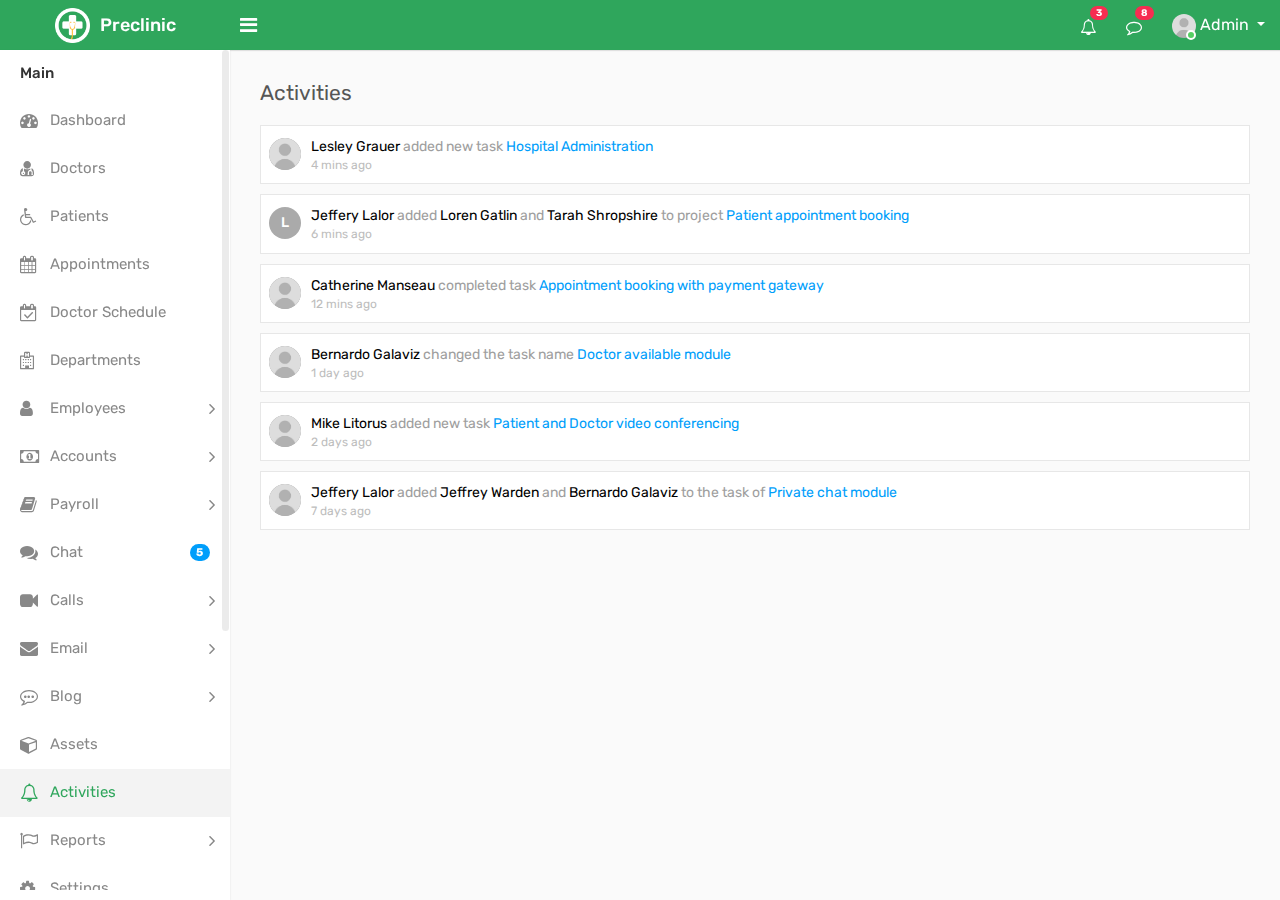
<file: Admin Dashboard/activities.html>
<!DOCTYPE html>
<html lang="en">


<!-- activities22:59-->
<head>
    <meta charset="utf-8">
    <meta name="viewport" content="width=device-width, initial-scale=1.0, user-scalable=0">
    <link rel="shortcut icon" type="image/x-icon" href="assets/img/favicon.ico">
    <title>Preclinic - Medical & Hospital - Bootstrap 4 Admin Template</title>
    <link rel="stylesheet" type="text/css" href="assets/css/bootstrap.min.css">
    <link rel="stylesheet" type="text/css" href="assets/css/font-awesome.min.css">
    <link rel="stylesheet" type="text/css" href="assets/css/style.css">
    <!--[if lt IE 9]>
		<script src="assets/js/html5shiv.min.js"></script>
		<script src="assets/js/respond.min.js"></script>
	<![endif]-->
</head>

<body>
    <div class="main-wrapper">
        <div class="header">
			<div class="header-left">
				<a href="index-2.html" class="logo">
					<img src="assets/img/logo.png" width="35" height="35" alt=""> <span>Preclinic</span>
				</a>
			</div>
			<a id="toggle_btn" href="javascript:void(0);"><i class="fa fa-bars"></i></a>
            <a id="mobile_btn" class="mobile_btn float-left" href="#sidebar"><i class="fa fa-bars"></i></a>
            <ul class="nav user-menu float-right">
                <li class="nav-item dropdown">
                    <a href="#" class="dropdown-toggle nav-link" data-toggle="dropdown"><i class="fa fa-bell-o"></i> <span class="badge badge-pill bg-danger float-right">3</span></a>
                    <div class="dropdown-menu notifications">
                        <div class="topnav-dropdown-header">
                            <span>Notifications</span>
                        </div>
                        <div class="drop-scroll">
                            <ul class="notification-list">
                                <li class="notification-message">
                                    <a href="activities.html">
                                        <div class="media">
											<span class="avatar">
												<img alt="John Doe" src="assets/img/user.jpg" class="img-fluid rounded-circle">
											</span>
											<div class="media-body">
												<p class="noti-details"><span class="noti-title">John Doe</span> added new task <span class="noti-title">Patient appointment booking</span></p>
												<p class="noti-time"><span class="notification-time">4 mins ago</span></p>
											</div>
                                        </div>
                                    </a>
                                </li>
                                <li class="notification-message">
                                    <a href="activities.html">
                                        <div class="media">
											<span class="avatar">V</span>
											<div class="media-body">
												<p class="noti-details"><span class="noti-title">Tarah Shropshire</span> changed the task name <span class="noti-title">Appointment booking with payment gateway</span></p>
												<p class="noti-time"><span class="notification-time">6 mins ago</span></p>
											</div>
                                        </div>
                                    </a>
                                </li>
                                <li class="notification-message">
                                    <a href="activities.html">
                                        <div class="media">
											<span class="avatar">L</span>
											<div class="media-body">
												<p class="noti-details"><span class="noti-title">Misty Tison</span> added <span class="noti-title">Domenic Houston</span> and <span class="noti-title">Claire Mapes</span> to project <span class="noti-title">Doctor available module</span></p>
												<p class="noti-time"><span class="notification-time">8 mins ago</span></p>
											</div>
                                        </div>
                                    </a>
                                </li>
                                <li class="notification-message">
                                    <a href="activities.html">
                                        <div class="media">
											<span class="avatar">G</span>
											<div class="media-body">
												<p class="noti-details"><span class="noti-title">Rolland Webber</span> completed task <span class="noti-title">Patient and Doctor video conferencing</span></p>
												<p class="noti-time"><span class="notification-time">12 mins ago</span></p>
											</div>
                                        </div>
                                    </a>
                                </li>
                                <li class="notification-message">
                                    <a href="activities.html">
                                        <div class="media">
											<span class="avatar">V</span>
											<div class="media-body">
												<p class="noti-details"><span class="noti-title">Bernardo Galaviz</span> added new task <span class="noti-title">Private chat module</span></p>
												<p class="noti-time"><span class="notification-time">2 days ago</span></p>
											</div>
                                        </div>
                                    </a>
                                </li>
                            </ul>
                        </div>
                        <div class="topnav-dropdown-footer">
                            <a href="activities.html">View all Notifications</a>
                        </div>
                    </div>
                </li>
                <li class="nav-item dropdown">
                    <a href="javascript:void(0);" id="open_msg_box" class="hasnotifications nav-link"><i class="fa fa-comment-o"></i> <span class="badge badge-pill bg-danger float-right">8</span></a>
                </li>
                <li class="nav-item dropdown has-arrow">
                    <a href="#" class="dropdown-toggle nav-link user-link" data-toggle="dropdown">
                        <span class="user-img"><img class="rounded-circle" src="assets/img/user.jpg" width="40" alt="Admin">
							<span class="status online"></span></span>
                        <span>Admin</span>
                    </a>
					<div class="dropdown-menu">
						<a class="dropdown-item" href="profile.html">My Profile</a>
						<a class="dropdown-item" href="edit-profile.html">Edit Profile</a>
						<a class="dropdown-item" href="settings.html">Settings</a>
						<a class="dropdown-item" href="login.html">Logout</a>
					</div>
                </li>
            </ul>
            <div class="dropdown mobile-user-menu float-right">
                <a href="#" class="nav-link dropdown-toggle" data-toggle="dropdown" aria-expanded="false"><i class="fa fa-ellipsis-v"></i></a>
                <div class="dropdown-menu dropdown-menu-right">
                    <a class="dropdown-item" href="profile.html">My Profile</a>
                    <a class="dropdown-item" href="edit-profile.html">Edit Profile</a>
                    <a class="dropdown-item" href="settings.html">Settings</a>
                    <a class="dropdown-item" href="login.html">Logout</a>
                </div>
            </div>
        </div>
        <div class="sidebar" id="sidebar">
            <div class="sidebar-inner slimscroll">
                <div id="sidebar-menu" class="sidebar-menu">
                    <ul>
                        <li class="menu-title">Main</li>
                        <li>
                            <a href="index-2.html"><i class="fa fa-dashboard"></i> <span>Dashboard</span></a>
                        </li>
						<li>
                            <a href="doctors.html"><i class="fa fa-user-md"></i> <span>Doctors</span></a>
                        </li>
                        <li>
                            <a href="patients.html"><i class="fa fa-wheelchair"></i> <span>Patients</span></a>
                        </li>
                        <li>
                            <a href="appointments.html"><i class="fa fa-calendar"></i> <span>Appointments</span></a>
                        </li>
                        <li>
                            <a href="schedule.html"><i class="fa fa-calendar-check-o"></i> <span>Doctor Schedule</span></a>
                        </li>
                        <li>
                            <a href="departments.html"><i class="fa fa-hospital-o"></i> <span>Departments</span></a>
                        </li>
						<li class="submenu">
							<a href="#"><i class="fa fa-user"></i> <span> Employees </span> <span class="menu-arrow"></span></a>
							<ul style="display: none;">
								<li><a href="employees.html">Employees List</a></li>
								<li><a href="leaves.html">Leaves</a></li>
								<li><a href="holidays.html">Holidays</a></li>
								<li><a href="attendance.html">Attendance</a></li>
							</ul>
						</li>
						<li class="submenu">
							<a href="#"><i class="fa fa-money"></i> <span> Accounts </span> <span class="menu-arrow"></span></a>
							<ul style="display: none;">
								<li><a href="invoices.html">Invoices</a></li>
								<li><a href="payments.html">Payments</a></li>
								<li><a href="expenses.html">Expenses</a></li>
								<li><a href="taxes.html">Taxes</a></li>
								<li><a href="provident-fund.html">Provident Fund</a></li>
							</ul>
						</li>
						<li class="submenu">
							<a href="#"><i class="fa fa-book"></i> <span> Payroll </span> <span class="menu-arrow"></span></a>
							<ul style="display: none;">
								<li><a href="salary.html"> Employee Salary </a></li>
								<li><a href="salary-view.html"> Payslip </a></li>
							</ul>
						</li>
                        <li>
                            <a href="chat.html"><i class="fa fa-comments"></i> <span>Chat</span> <span class="badge badge-pill bg-primary float-right">5</span></a>
                        </li>
                        <li class="submenu">
                            <a href="#"><i class="fa fa-video-camera camera"></i> <span> Calls</span> <span class="menu-arrow"></span></a>
                            <ul style="display: none;">
                                <li><a href="voice-call.html">Voice Call</a></li>
                                <li><a href="video-call.html">Video Call</a></li>
                                <li><a href="incoming-call.html">Incoming Call</a></li>
                            </ul>
                        </li>
                        <li class="submenu">
                            <a href="#"><i class="fa fa-envelope"></i> <span> Email</span> <span class="menu-arrow"></span></a>
                            <ul style="display: none;">
                                <li><a href="compose.html">Compose Mail</a></li>
                                <li><a href="inbox.html">Inbox</a></li>
                                <li><a href="mail-view.html">Mail View</a></li>
                            </ul>
                        </li>
                        <li class="submenu">
                            <a href="#"><i class="fa fa-commenting-o"></i> <span> Blog</span> <span class="menu-arrow"></span></a>
                            <ul style="display: none;">
                                <li><a href="blog.html">Blog</a></li>
                                <li><a href="blog-details.html">Blog View</a></li>
                                <li><a href="add-blog.html">Add Blog</a></li>
                                <li><a href="edit-blog.html">Edit Blog</a></li>
                            </ul>
                        </li>
						<li>
							<a href="assets.html"><i class="fa fa-cube"></i> <span>Assets</span></a>
						</li>
						<li class="active">
							<a href="activities.html"><i class="fa fa-bell-o"></i> <span>Activities</span></a>
						</li>
						<li class="submenu">
							<a href="#"><i class="fa fa-flag-o"></i> <span> Reports </span> <span class="menu-arrow"></span></a>
							<ul style="display: none;">
								<li><a href="expense-reports.html"> Expense Report </a></li>
								<li><a href="invoice-reports.html"> Invoice Report </a></li>
							</ul>
						</li>
                        <li>
                            <a href="settings.html"><i class="fa fa-cog"></i> <span>Settings</span></a>
                        </li>
                        <li class="menu-title">UI Elements</li>
                        <li class="submenu">
                            <a href="#"><i class="fa fa-laptop"></i> <span> Components</span> <span class="menu-arrow"></span></a>
                            <ul style="display: none;">
                                <li><a href="uikit.html">UI Kit</a></li>
                                <li><a href="typography.html">Typography</a></li>
                                <li><a href="tabs.html">Tabs</a></li>
                            </ul>
                        </li>
                        <li class="submenu">
                            <a href="#"><i class="fa fa-edit"></i> <span> Forms</span> <span class="menu-arrow"></span></a>
                            <ul style="display: none;">
                                <li><a href="form-basic-inputs.html">Basic Inputs</a></li>
                                <li><a href="form-input-groups.html">Input Groups</a></li>
                                <li><a href="form-horizontal.html">Horizontal Form</a></li>
                                <li><a href="form-vertical.html">Vertical Form</a></li>
                            </ul>
                        </li>
                        <li class="submenu">
                            <a href="#"><i class="fa fa-table"></i> <span> Tables</span> <span class="menu-arrow"></span></a>
                            <ul style="display: none;">
                                <li><a href="tables-basic.html">Basic Tables</a></li>
                                <li><a href="tables-datatables.html">Data Table</a></li>
                            </ul>
                        </li>
                        <li>
                            <a href="calendar.html"><i class="fa fa-calendar"></i> <span>Calendar</span></a>
                        </li>
                        <li class="menu-title">Extras</li>
                        <li class="submenu">
                            <a href="#"><i class="fa fa-columns"></i> <span>Pages</span> <span class="menu-arrow"></span></a>
                            <ul style="display: none;">
                                <li><a href="login.html"> Login </a></li>
                                <li><a href="register.html"> Register </a></li>
                                <li><a href="forgot-password.html"> Forgot Password </a></li>
                                <li><a href="change-password2.html"> Change Password </a></li>
                                <li><a href="lock-screen.html"> Lock Screen </a></li>
                                <li><a href="profile.html"> Profile </a></li>
                                <li><a href="gallery.html"> Gallery </a></li>
                                <li><a href="error-404.html">404 Error </a></li>
                                <li><a href="error-500.html">500 Error </a></li>
                                <li><a href="blank-page.html"> Blank Page </a></li>
                            </ul>
                        </li>
                        <li class="submenu">
                            <a href="javascript:void(0);"><i class="fa fa-share-alt"></i> <span>Multi Level</span> <span class="menu-arrow"></span></a>
                            <ul style="display: none;">
                                <li class="submenu">
                                    <a href="javascript:void(0);"><span>Level 1</span> <span class="menu-arrow"></span></a>
                                    <ul style="display: none;">
                                        <li><a href="javascript:void(0);"><span>Level 2</span></a></li>
                                        <li class="submenu">
                                            <a href="javascript:void(0);"> <span> Level 2</span> <span class="menu-arrow"></span></a>
                                            <ul style="display: none;">
                                                <li><a href="javascript:void(0);">Level 3</a></li>
                                                <li><a href="javascript:void(0);">Level 3</a></li>
                                            </ul>
                                        </li>
                                        <li><a href="javascript:void(0);"><span>Level 2</span></a></li>
                                    </ul>
                                </li>
                                <li>
                                    <a href="javascript:void(0);"><span>Level 1</span></a>
                                </li>
                            </ul>
                        </li>
                    </ul>
                </div>
            </div>
        </div>
        <div class="page-wrapper">
            <div class="content">
                <div class="row">
                    <div class="col-sm-12">
                        <h4 class="page-title">Activities</h4>
                    </div>
                </div>
                <div class="row">
                    <div class="col-md-12">
                        <div class="activity">
                            <div class="activity-box">
                                <ul class="activity-list">
                                    <li>
                                        <div class="activity-user">
                                            <a href="profile.html" title="Lesley Grauer" data-toggle="tooltip" class="avatar">
                                                <img alt="Lesley Grauer" src="assets/img/user.jpg" class="img-fluid rounded-circle">
                                            </a>
                                        </div>
                                        <div class="activity-content">
                                            <div class="timeline-content">
                                                <a href="profile.html" class="name">Lesley Grauer</a> added new task <a href="#">Hospital Administration</a>
                                                <span class="time">4 mins ago</span>
                                            </div>
                                        </div>
										<a class="activity-delete" href="#" title="Delete">&times;</a>
                                    </li>
                                    <li>
                                        <div class="activity-user">
                                            <a href="profile.html" class="avatar" title="Jeffery Lalor" data-toggle="tooltip">L</a>
                                        </div>
                                        <div class="activity-content">
                                            <div class="timeline-content">
                                                <a href="profile.html" class="name">Jeffery Lalor</a> added <a href="profile.html" class="name">Loren Gatlin</a> and <a href="profile.html" class="name">Tarah Shropshire</a> to project <a href="#">Patient appointment booking</a>
                                                <span class="time">6 mins ago</span>
                                            </div>
                                        </div>
										<a class="activity-delete" href="#" title="Delete">&times;</a>
                                    </li>
                                    <li>
                                        <div class="activity-user">
                                            <a href="profile.html" title="Catherine Manseau" data-toggle="tooltip" class="avatar">
                                                <img alt="Catherine Manseau" src="assets/img/user.jpg" class="img-fluid rounded-circle">
                                            </a>
                                        </div>
                                        <div class="activity-content">
                                            <div class="timeline-content">
                                                <a href="profile.html" class="name">Catherine Manseau</a> completed task <a href="#">Appointment booking with payment gateway</a>
                                                <span class="time">12 mins ago</span>
                                            </div>
                                        </div>
										<a class="activity-delete" href="#" title="Delete">&times;</a>
                                    </li>
                                    <li>
                                        <div class="activity-user">
                                            <a href="#" title="Bernardo Galaviz" data-toggle="tooltip" class="avatar">
                                                <img alt="Bernardo Galaviz" src="assets/img/user.jpg" class="img-fluid rounded-circle">
                                            </a>
                                        </div>
                                        <div class="activity-content">
                                            <div class="timeline-content">
                                                <a href="profile.html" class="name">Bernardo Galaviz</a> changed the task name <a href="#">Doctor available module</a>
                                                <span class="time">1 day ago</span>
                                            </div>
                                        </div>
										<a class="activity-delete" href="#" title="Delete">&times;</a>
                                    </li>
                                    <li>
                                        <div class="activity-user">
                                            <a href="profile.html" title="Mike Litorus" data-toggle="tooltip" class="avatar">
                                                <img alt="Mike Litorus" src="assets/img/user.jpg" class="img-fluid rounded-circle">
                                            </a>
                                        </div>
                                        <div class="activity-content">
                                            <div class="timeline-content">
                                                <a href="profile.html" class="name">Mike Litorus</a> added new task <a href="#">Patient and Doctor video conferencing</a>
                                                <span class="time">2 days ago</span>
                                            </div>
                                        </div>
										<a class="activity-delete" href="#" title="Delete">&times;</a>
                                    </li>
                                    <li>
                                        <div class="activity-user">
                                            <a href="profile.html" title="Jeffery Lalor" data-toggle="tooltip" class="avatar">
                                                <img alt="Jeffery Lalor" src="assets/img/user.jpg" class="img-fluid rounded-circle">
                                            </a>
                                        </div>
                                        <div class="activity-content">
                                            <div class="timeline-content">
                                                <a href="profile.html" class="name">Jeffery Lalor</a> added <a href="profile.html" class="name">Jeffrey Warden</a> and <a href="profile.html" class="name">Bernardo Galaviz</a> to the task of <a href="#">Private chat module</a>
                                                <span class="time">7 days ago</span>
                                            </div>
                                        </div>
										<a class="activity-delete" href="#" title="Delete">&times;</a>
                                    </li>
                                </ul>
                            </div>
                        </div>
                    </div>
                </div>
            </div>
            <div class="notification-box">
                <div class="msg-sidebar notifications msg-noti">
                    <div class="topnav-dropdown-header">
                        <span>Messages</span>
                    </div>
                    <div class="drop-scroll msg-list-scroll" id="msg_list">
                        <ul class="list-box">
                            <li>
                                <a href="chat.html">
                                    <div class="list-item">
                                        <div class="list-left">
                                            <span class="avatar">R</span>
                                        </div>
                                        <div class="list-body">
                                            <span class="message-author">Richard Miles </span>
                                            <span class="message-time">12:28 AM</span>
                                            <div class="clearfix"></div>
                                            <span class="message-content">Lorem ipsum dolor sit amet, consectetur adipiscing</span>
                                        </div>
                                    </div>
                                </a>
                            </li>
                            <li>
                                <a href="chat.html">
                                    <div class="list-item new-message">
                                        <div class="list-left">
                                            <span class="avatar">J</span>
                                        </div>
                                        <div class="list-body">
                                            <span class="message-author">John Doe</span>
                                            <span class="message-time">1 Aug</span>
                                            <div class="clearfix"></div>
                                            <span class="message-content">Lorem ipsum dolor sit amet, consectetur adipiscing</span>
                                        </div>
                                    </div>
                                </a>
                            </li>
                            <li>
                                <a href="chat.html">
                                    <div class="list-item">
                                        <div class="list-left">
                                            <span class="avatar">T</span>
                                        </div>
                                        <div class="list-body">
                                            <span class="message-author"> Tarah Shropshire </span>
                                            <span class="message-time">12:28 AM</span>
                                            <div class="clearfix"></div>
                                            <span class="message-content">Lorem ipsum dolor sit amet, consectetur adipiscing</span>
                                        </div>
                                    </div>
                                </a>
                            </li>
                            <li>
                                <a href="chat.html">
                                    <div class="list-item">
                                        <div class="list-left">
                                            <span class="avatar">M</span>
                                        </div>
                                        <div class="list-body">
                                            <span class="message-author">Mike Litorus</span>
                                            <span class="message-time">12:28 AM</span>
                                            <div class="clearfix"></div>
                                            <span class="message-content">Lorem ipsum dolor sit amet, consectetur adipiscing</span>
                                        </div>
                                    </div>
                                </a>
                            </li>
                            <li>
                                <a href="chat.html">
                                    <div class="list-item">
                                        <div class="list-left">
                                            <span class="avatar">C</span>
                                        </div>
                                        <div class="list-body">
                                            <span class="message-author"> Catherine Manseau </span>
                                            <span class="message-time">12:28 AM</span>
                                            <div class="clearfix"></div>
                                            <span class="message-content">Lorem ipsum dolor sit amet, consectetur adipiscing</span>
                                        </div>
                                    </div>
                                </a>
                            </li>
                            <li>
                                <a href="chat.html">
                                    <div class="list-item">
                                        <div class="list-left">
                                            <span class="avatar">D</span>
                                        </div>
                                        <div class="list-body">
                                            <span class="message-author"> Domenic Houston </span>
                                            <span class="message-time">12:28 AM</span>
                                            <div class="clearfix"></div>
                                            <span class="message-content">Lorem ipsum dolor sit amet, consectetur adipiscing</span>
                                        </div>
                                    </div>
                                </a>
                            </li>
                            <li>
                                <a href="chat.html">
                                    <div class="list-item">
                                        <div class="list-left">
                                            <span class="avatar">B</span>
                                        </div>
                                        <div class="list-body">
                                            <span class="message-author"> Buster Wigton </span>
                                            <span class="message-time">12:28 AM</span>
                                            <div class="clearfix"></div>
                                            <span class="message-content">Lorem ipsum dolor sit amet, consectetur adipiscing</span>
                                        </div>
                                    </div>
                                </a>
                            </li>
                            <li>
                                <a href="chat.html">
                                    <div class="list-item">
                                        <div class="list-left">
                                            <span class="avatar">R</span>
                                        </div>
                                        <div class="list-body">
                                            <span class="message-author"> Rolland Webber </span>
                                            <span class="message-time">12:28 AM</span>
                                            <div class="clearfix"></div>
                                            <span class="message-content">Lorem ipsum dolor sit amet, consectetur adipiscing</span>
                                        </div>
                                    </div>
                                </a>
                            </li>
                            <li>
                                <a href="chat.html">
                                    <div class="list-item">
                                        <div class="list-left">
                                            <span class="avatar">C</span>
                                        </div>
                                        <div class="list-body">
                                            <span class="message-author"> Claire Mapes </span>
                                            <span class="message-time">12:28 AM</span>
                                            <div class="clearfix"></div>
                                            <span class="message-content">Lorem ipsum dolor sit amet, consectetur adipiscing</span>
                                        </div>
                                    </div>
                                </a>
                            </li>
                            <li>
                                <a href="chat.html">
                                    <div class="list-item">
                                        <div class="list-left">
                                            <span class="avatar">M</span>
                                        </div>
                                        <div class="list-body">
                                            <span class="message-author">Melita Faucher</span>
                                            <span class="message-time">12:28 AM</span>
                                            <div class="clearfix"></div>
                                            <span class="message-content">Lorem ipsum dolor sit amet, consectetur adipiscing</span>
                                        </div>
                                    </div>
                                </a>
                            </li>
                            <li>
                                <a href="chat.html">
                                    <div class="list-item">
                                        <div class="list-left">
                                            <span class="avatar">J</span>
                                        </div>
                                        <div class="list-body">
                                            <span class="message-author">Jeffery Lalor</span>
                                            <span class="message-time">12:28 AM</span>
                                            <div class="clearfix"></div>
                                            <span class="message-content">Lorem ipsum dolor sit amet, consectetur adipiscing</span>
                                        </div>
                                    </div>
                                </a>
                            </li>
                            <li>
                                <a href="chat.html">
                                    <div class="list-item">
                                        <div class="list-left">
                                            <span class="avatar">L</span>
                                        </div>
                                        <div class="list-body">
                                            <span class="message-author">Loren Gatlin</span>
                                            <span class="message-time">12:28 AM</span>
                                            <div class="clearfix"></div>
                                            <span class="message-content">Lorem ipsum dolor sit amet, consectetur adipiscing</span>
                                        </div>
                                    </div>
                                </a>
                            </li>
                            <li>
                                <a href="chat.html">
                                    <div class="list-item">
                                        <div class="list-left">
                                            <span class="avatar">T</span>
                                        </div>
                                        <div class="list-body">
                                            <span class="message-author">Tarah Shropshire</span>
                                            <span class="message-time">12:28 AM</span>
                                            <div class="clearfix"></div>
                                            <span class="message-content">Lorem ipsum dolor sit amet, consectetur adipiscing</span>
                                        </div>
                                    </div>
                                </a>
                            </li>
                        </ul>
                    </div>
                    <div class="topnav-dropdown-footer">
                        <a href="chat.html">See all messages</a>
                    </div>
                </div>
            </div>
        </div>
    </div>
    <div class="sidebar-overlay" data-reff=""></div>
    <script src="assets/js/jquery-3.2.1.min.js"></script>
	<script src="assets/js/popper.min.js"></script>
    <script src="assets/js/bootstrap.min.js"></script>
    <script src="assets/js/jquery.slimscroll.js"></script>
    <script src="assets/js/app.js"></script>
</body>


<!-- activities22:59-->
</html>
</file>
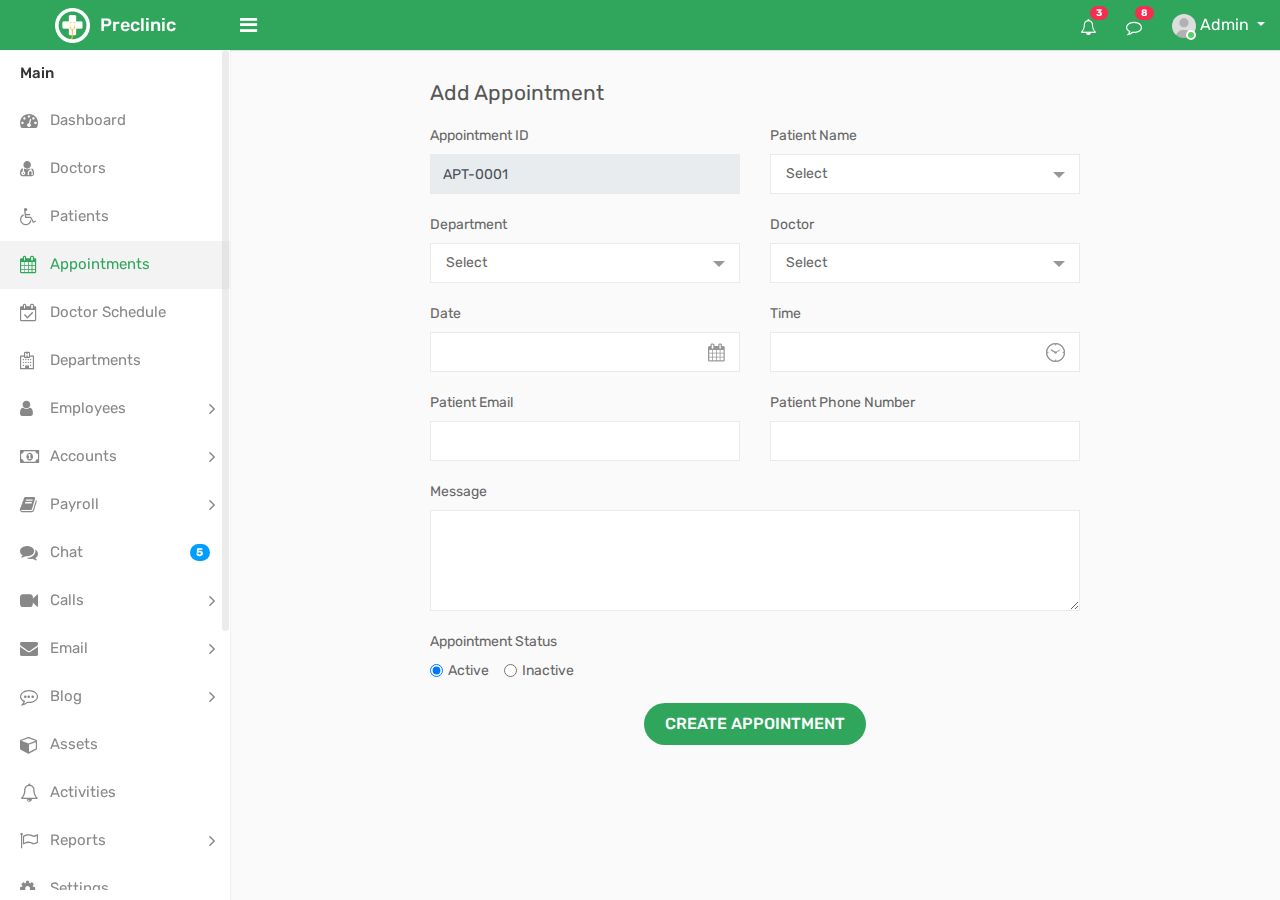
<file: Admin Dashboard/add-appointment.html>
<!DOCTYPE html>
<html lang="en">


<!-- add-appointment24:07-->
<head>
    <meta charset="utf-8">
    <meta name="viewport" content="width=device-width, initial-scale=1.0, user-scalable=0">
    <link rel="shortcut icon" type="image/x-icon" href="assets/img/favicon.ico">
    <title>Preclinic - Medical & Hospital - Bootstrap 4 Admin Template</title>
    <link rel="stylesheet" type="text/css" href="assets/css/bootstrap.min.css">
    <link rel="stylesheet" type="text/css" href="assets/css/font-awesome.min.css">
    <link rel="stylesheet" type="text/css" href="assets/css/select2.min.css">
    <link rel="stylesheet" type="text/css" href="assets/css/bootstrap-datetimepicker.min.css">
    <link rel="stylesheet" type="text/css" href="assets/css/style.css">
    <!--[if lt IE 9]>
		<script src="assets/js/html5shiv.min.js"></script>
		<script src="assets/js/respond.min.js"></script>
	<![endif]-->
</head>

<body>
    <div class="main-wrapper">
        <div class="header">
			<div class="header-left">
				<a href="index-2.html" class="logo">
					<img src="assets/img/logo.png" width="35" height="35" alt=""> <span>Preclinic</span>
				</a>
			</div>
			<a id="toggle_btn" href="javascript:void(0);"><i class="fa fa-bars"></i></a>
            <a id="mobile_btn" class="mobile_btn float-left" href="#sidebar"><i class="fa fa-bars"></i></a>
            <ul class="nav user-menu float-right">
                <li class="nav-item dropdown d-none d-sm-block">
                    <a href="#" class="dropdown-toggle nav-link" data-toggle="dropdown"><i class="fa fa-bell-o"></i> <span class="badge badge-pill bg-danger float-right">3</span></a>
                    <div class="dropdown-menu notifications">
                        <div class="topnav-dropdown-header">
                            <span>Notifications</span>
                        </div>
                        <div class="drop-scroll">
                            <ul class="notification-list">
                                <li class="notification-message">
                                    <a href="activities.html">
                                        <div class="media">
											<span class="avatar">
												<img alt="John Doe" src="assets/img/user.jpg" class="img-fluid rounded-circle">
											</span>
											<div class="media-body">
												<p class="noti-details"><span class="noti-title">John Doe</span> added new task <span class="noti-title">Patient appointment booking</span></p>
												<p class="noti-time"><span class="notification-time">4 mins ago</span></p>
											</div>
                                        </div>
                                    </a>
                                </li>
                                <li class="notification-message">
                                    <a href="activities.html">
                                        <div class="media">
											<span class="avatar">V</span>
											<div class="media-body">
												<p class="noti-details"><span class="noti-title">Tarah Shropshire</span> changed the task name <span class="noti-title">Appointment booking with payment gateway</span></p>
												<p class="noti-time"><span class="notification-time">6 mins ago</span></p>
											</div>
                                        </div>
                                    </a>
                                </li>
                                <li class="notification-message">
                                    <a href="activities.html">
                                        <div class="media">
											<span class="avatar">L</span>
											<div class="media-body">
												<p class="noti-details"><span class="noti-title">Misty Tison</span> added <span class="noti-title">Domenic Houston</span> and <span class="noti-title">Claire Mapes</span> to project <span class="noti-title">Doctor available module</span></p>
												<p class="noti-time"><span class="notification-time">8 mins ago</span></p>
											</div>
                                        </div>
                                    </a>
                                </li>
                                <li class="notification-message">
                                    <a href="activities.html">
                                        <div class="media">
											<span class="avatar">G</span>
											<div class="media-body">
												<p class="noti-details"><span class="noti-title">Rolland Webber</span> completed task <span class="noti-title">Patient and Doctor video conferencing</span></p>
												<p class="noti-time"><span class="notification-time">12 mins ago</span></p>
											</div>
                                        </div>
                                    </a>
                                </li>
                                <li class="notification-message">
                                    <a href="activities.html">
                                        <div class="media">
											<span class="avatar">V</span>
											<div class="media-body">
												<p class="noti-details"><span class="noti-title">Bernardo Galaviz</span> added new task <span class="noti-title">Private chat module</span></p>
												<p class="noti-time"><span class="notification-time">2 days ago</span></p>
											</div>
                                        </div>
                                    </a>
                                </li>
                            </ul>
                        </div>
                        <div class="topnav-dropdown-footer">
                            <a href="activities.html">View all Notifications</a>
                        </div>
                    </div>
                </li>
                <li class="nav-item dropdown d-none d-sm-block">
                    <a href="javascript:void(0);" id="open_msg_box" class="hasnotifications nav-link"><i class="fa fa-comment-o"></i> <span class="badge badge-pill bg-danger float-right">8</span></a>
                </li>
                <li class="nav-item dropdown has-arrow">
                    <a href="#" class="dropdown-toggle nav-link user-link" data-toggle="dropdown">
                        <span class="user-img"><img class="rounded-circle" src="assets/img/user.jpg" width="40" alt="Admin">
							<span class="status online"></span></span>
                        <span>Admin</span>
                    </a>
					<div class="dropdown-menu">
						<a class="dropdown-item" href="profile.html">My Profile</a>
						<a class="dropdown-item" href="edit-profile.html">Edit Profile</a>
						<a class="dropdown-item" href="settings.html">Settings</a>
						<a class="dropdown-item" href="login.html">Logout</a>
					</div>
                </li>
            </ul>
            <div class="dropdown mobile-user-menu float-right">
                <a href="#" class="nav-link dropdown-toggle" data-toggle="dropdown" aria-expanded="false"><i class="fa fa-ellipsis-v"></i></a>
                <div class="dropdown-menu dropdown-menu-right">
                    <a class="dropdown-item" href="profile.html">My Profile</a>
                    <a class="dropdown-item" href="edit-profile.html">Edit Profile</a>
                    <a class="dropdown-item" href="settings.html">Settings</a>
                    <a class="dropdown-item" href="login.html">Logout</a>
                </div>
            </div>
        </div>
        <div class="sidebar" id="sidebar">
            <div class="sidebar-inner slimscroll">
                <div id="sidebar-menu" class="sidebar-menu">
                    <ul>
                        <li class="menu-title">Main</li>
                        <li>
                            <a href="index-2.html"><i class="fa fa-dashboard"></i> <span>Dashboard</span></a>
                        </li>
						<li>
                            <a href="doctors.html"><i class="fa fa-user-md"></i> <span>Doctors</span></a>
                        </li>
                        <li>
                            <a href="patients.html"><i class="fa fa-wheelchair"></i> <span>Patients</span></a>
                        </li>
                        <li class="active">
                            <a href="appointments.html"><i class="fa fa-calendar"></i> <span>Appointments</span></a>
                        </li>
                        <li>
                            <a href="schedule.html"><i class="fa fa-calendar-check-o"></i> <span>Doctor Schedule</span></a>
                        </li>
                        <li>
                            <a href="departments.html"><i class="fa fa-hospital-o"></i> <span>Departments</span></a>
                        </li>
						<li class="submenu">
							<a href="#"><i class="fa fa-user"></i> <span> Employees </span> <span class="menu-arrow"></span></a>
							<ul style="display: none;">
								<li><a href="employees.html">Employees List</a></li>
								<li><a href="leaves.html">Leaves</a></li>
								<li><a href="holidays.html">Holidays</a></li>
								<li><a href="attendance.html">Attendance</a></li>
							</ul>
						</li>
						<li class="submenu">
							<a href="#"><i class="fa fa-money"></i> <span> Accounts </span> <span class="menu-arrow"></span></a>
							<ul style="display: none;">
								<li><a href="invoices.html">Invoices</a></li>
								<li><a href="payments.html">Payments</a></li>
								<li><a href="expenses.html">Expenses</a></li>
								<li><a href="taxes.html">Taxes</a></li>
								<li><a href="provident-fund.html">Provident Fund</a></li>
							</ul>
						</li>
						<li class="submenu">
							<a href="#"><i class="fa fa-book"></i> <span> Payroll </span> <span class="menu-arrow"></span></a>
							<ul style="display: none;">
								<li><a href="salary.html"> Employee Salary </a></li>
								<li><a href="salary-view.html"> Payslip </a></li>
							</ul>
						</li>
                        <li>
                            <a href="chat.html"><i class="fa fa-comments"></i> <span>Chat</span> <span class="badge badge-pill bg-primary float-right">5</span></a>
                        </li>
                        <li class="submenu">
                            <a href="#"><i class="fa fa-video-camera camera"></i> <span> Calls</span> <span class="menu-arrow"></span></a>
                            <ul style="display: none;">
                                <li><a href="voice-call.html">Voice Call</a></li>
                                <li><a href="video-call.html">Video Call</a></li>
                                <li><a href="incoming-call.html">Incoming Call</a></li>
                            </ul>
                        </li>
                        <li class="submenu">
                            <a href="#"><i class="fa fa-envelope"></i> <span> Email</span> <span class="menu-arrow"></span></a>
                            <ul style="display: none;">
                                <li><a href="compose.html">Compose Mail</a></li>
                                <li><a href="inbox.html">Inbox</a></li>
                                <li><a href="mail-view.html">Mail View</a></li>
                            </ul>
                        </li>
                        <li class="submenu">
                            <a href="#"><i class="fa fa-commenting-o"></i> <span> Blog</span> <span class="menu-arrow"></span></a>
                            <ul style="display: none;">
                                <li><a href="blog.html">Blog</a></li>
                                <li><a href="blog-details.html">Blog View</a></li>
                                <li><a href="add-blog.html">Add Blog</a></li>
                                <li><a href="edit-blog.html">Edit Blog</a></li>
                            </ul>
                        </li>
						<li>
							<a href="assets.html"><i class="fa fa-cube"></i> <span>Assets</span></a>
						</li>
						<li>
							<a href="activities.html"><i class="fa fa-bell-o"></i> <span>Activities</span></a>
						</li>
						<li class="submenu">
							<a href="#"><i class="fa fa-flag-o"></i> <span> Reports </span> <span class="menu-arrow"></span></a>
							<ul style="display: none;">
								<li><a href="expense-reports.html"> Expense Report </a></li>
								<li><a href="invoice-reports.html"> Invoice Report </a></li>
							</ul>
						</li>
                        <li>
                            <a href="settings.html"><i class="fa fa-cog"></i> <span>Settings</span></a>
                        </li>
                        <li class="menu-title">UI Elements</li>
                        <li class="submenu">
                            <a href="#"><i class="fa fa-laptop"></i> <span> Components</span> <span class="menu-arrow"></span></a>
                            <ul style="display: none;">
                                <li><a href="uikit.html">UI Kit</a></li>
                                <li><a href="typography.html">Typography</a></li>
                                <li><a href="tabs.html">Tabs</a></li>
                            </ul>
                        </li>
                        <li class="submenu">
                            <a href="#"><i class="fa fa-edit"></i> <span> Forms</span> <span class="menu-arrow"></span></a>
                            <ul style="display: none;">
                                <li><a href="form-basic-inputs.html">Basic Inputs</a></li>
                                <li><a href="form-input-groups.html">Input Groups</a></li>
                                <li><a href="form-horizontal.html">Horizontal Form</a></li>
                                <li><a href="form-vertical.html">Vertical Form</a></li>
                            </ul>
                        </li>
                        <li class="submenu">
                            <a href="#"><i class="fa fa-table"></i> <span> Tables</span> <span class="menu-arrow"></span></a>
                            <ul style="display: none;">
                                <li><a href="tables-basic.html">Basic Tables</a></li>
                                <li><a href="tables-datatables.html">Data Table</a></li>
                            </ul>
                        </li>
                        <li>
                            <a href="calendar.html"><i class="fa fa-calendar"></i> <span>Calendar</span></a>
                        </li>
                        <li class="menu-title">Extras</li>
                        <li class="submenu">
                            <a href="#"><i class="fa fa-columns"></i> <span>Pages</span> <span class="menu-arrow"></span></a>
                            <ul style="display: none;">
                                <li><a href="login.html"> Login </a></li>
                                <li><a href="register.html"> Register </a></li>
                                <li><a href="forgot-password.html"> Forgot Password </a></li>
                                <li><a href="change-password2.html"> Change Password </a></li>
                                <li><a href="lock-screen.html"> Lock Screen </a></li>
                                <li><a href="profile.html"> Profile </a></li>
                                <li><a href="gallery.html"> Gallery </a></li>
                                <li><a href="error-404.html">404 Error </a></li>
                                <li><a href="error-500.html">500 Error </a></li>
                                <li><a href="blank-page.html"> Blank Page </a></li>
                            </ul>
                        </li>
                        <li class="submenu">
                            <a href="javascript:void(0);"><i class="fa fa-share-alt"></i> <span>Multi Level</span> <span class="menu-arrow"></span></a>
                            <ul style="display: none;">
                                <li class="submenu">
                                    <a href="javascript:void(0);"><span>Level 1</span> <span class="menu-arrow"></span></a>
                                    <ul style="display: none;">
                                        <li><a href="javascript:void(0);"><span>Level 2</span></a></li>
                                        <li class="submenu">
                                            <a href="javascript:void(0);"> <span> Level 2</span> <span class="menu-arrow"></span></a>
                                            <ul style="display: none;">
                                                <li><a href="javascript:void(0);">Level 3</a></li>
                                                <li><a href="javascript:void(0);">Level 3</a></li>
                                            </ul>
                                        </li>
                                        <li><a href="javascript:void(0);"><span>Level 2</span></a></li>
                                    </ul>
                                </li>
                                <li>
                                    <a href="javascript:void(0);"><span>Level 1</span></a>
                                </li>
                            </ul>
                        </li>
                    </ul>
                </div>
            </div>
        </div>
        <div class="page-wrapper">
            <div class="content">
                <div class="row">
                    <div class="col-lg-8 offset-lg-2">
                        <h4 class="page-title">Add Appointment</h4>
                    </div>
                </div>
                <div class="row">
                    <div class="col-lg-8 offset-lg-2">
                        <form>
                            <div class="row">
                                <div class="col-md-6">
                                    <div class="form-group">
										<label>Appointment ID</label>
										<input class="form-control" type="text" value="APT-0001" readonly="">
									</div>
                                </div>
                                <div class="col-md-6">
									<div class="form-group">
										<label>Patient Name</label>
										<select class="select">
											<option>Select</option>
											<option>Jennifer Robinson</option>
											<option>Terry Baker</option>
										</select>
									</div>
                                </div>
                            </div>
                            <div class="row">
                                <div class="col-md-6">
                                    <div class="form-group">
                                        <label>Department</label>
                                        <select class="select">
                                            <option>Select</option>
                                            <option>Dentists</option>
                                            <option>Neurology</option>
                                            <option>Opthalmology</option>
                                            <option>Orthopedics</option>
                                            <option>Cancer Department</option>
                                            <option>ENT Department</option>
                                        </select>
                                    </div>
                                </div>
                                <div class="col-md-6">
                                    <div class="form-group">
                                        <label>Doctor</label>
                                        <select class="select">
											<option>Select</option>
											<option>Cristina Groves</option>
											<option>Marie Wells</option>
											<option>Henry Daniels</option>
                                        </select>
                                    </div>
                                </div>
                            </div>
                            <div class="row">
                                <div class="col-md-6">
                                    <div class="form-group">
                                        <label>Date</label>
                                        <div class="cal-icon">
                                            <input type="text" class="form-control datetimepicker">
                                        </div>
                                    </div>
                                </div>
                                <div class="col-md-6">
                                    <div class="form-group">
                                        <label>Time</label>
                                        <div class="time-icon">
                                            <input type="text" class="form-control" id="datetimepicker3">
                                        </div>
                                    </div>
                                </div>
                            </div>
                            <div class="row">
                                <div class="col-md-6">
                                    <div class="form-group">
                                        <label>Patient Email</label>
                                        <input class="form-control" type="email">
                                    </div>
                                </div>
                                <div class="col-md-6">
                                    <div class="form-group">
                                        <label>Patient Phone Number</label>
                                        <input class="form-control" type="text">
                                    </div>
                                </div>
                            </div>
                            <div class="form-group">
                                <label>Message</label>
                                <textarea cols="30" rows="4" class="form-control"></textarea>
                            </div>
                            <div class="form-group">
                                <label class="display-block">Appointment Status</label>
								<div class="form-check form-check-inline">
									<input class="form-check-input" type="radio" name="status" id="product_active" value="option1" checked>
									<label class="form-check-label" for="product_active">
									Active
									</label>
								</div>
								<div class="form-check form-check-inline">
									<input class="form-check-input" type="radio" name="status" id="product_inactive" value="option2">
									<label class="form-check-label" for="product_inactive">
									Inactive
									</label>
								</div>
                            </div>
                            <div class="m-t-20 text-center">
                                <button class="btn btn-primary submit-btn">Create Appointment</button>
                            </div>
                        </form>
                    </div>
                </div>
            </div>
			<div class="notification-box">
                <div class="msg-sidebar notifications msg-noti">
                    <div class="topnav-dropdown-header">
                        <span>Messages</span>
                    </div>
                    <div class="drop-scroll msg-list-scroll" id="msg_list">
                        <ul class="list-box">
                            <li>
                                <a href="chat.html">
                                    <div class="list-item">
                                        <div class="list-left">
                                            <span class="avatar">R</span>
                                        </div>
                                        <div class="list-body">
                                            <span class="message-author">Richard Miles </span>
                                            <span class="message-time">12:28 AM</span>
                                            <div class="clearfix"></div>
                                            <span class="message-content">Lorem ipsum dolor sit amet, consectetur adipiscing</span>
                                        </div>
                                    </div>
                                </a>
                            </li>
                            <li>
                                <a href="chat.html">
                                    <div class="list-item new-message">
                                        <div class="list-left">
                                            <span class="avatar">J</span>
                                        </div>
                                        <div class="list-body">
                                            <span class="message-author">John Doe</span>
                                            <span class="message-time">1 Aug</span>
                                            <div class="clearfix"></div>
                                            <span class="message-content">Lorem ipsum dolor sit amet, consectetur adipiscing</span>
                                        </div>
                                    </div>
                                </a>
                            </li>
                            <li>
                                <a href="chat.html">
                                    <div class="list-item">
                                        <div class="list-left">
                                            <span class="avatar">T</span>
                                        </div>
                                        <div class="list-body">
                                            <span class="message-author"> Tarah Shropshire </span>
                                            <span class="message-time">12:28 AM</span>
                                            <div class="clearfix"></div>
                                            <span class="message-content">Lorem ipsum dolor sit amet, consectetur adipiscing</span>
                                        </div>
                                    </div>
                                </a>
                            </li>
                            <li>
                                <a href="chat.html">
                                    <div class="list-item">
                                        <div class="list-left">
                                            <span class="avatar">M</span>
                                        </div>
                                        <div class="list-body">
                                            <span class="message-author">Mike Litorus</span>
                                            <span class="message-time">12:28 AM</span>
                                            <div class="clearfix"></div>
                                            <span class="message-content">Lorem ipsum dolor sit amet, consectetur adipiscing</span>
                                        </div>
                                    </div>
                                </a>
                            </li>
                            <li>
                                <a href="chat.html">
                                    <div class="list-item">
                                        <div class="list-left">
                                            <span class="avatar">C</span>
                                        </div>
                                        <div class="list-body">
                                            <span class="message-author"> Catherine Manseau </span>
                                            <span class="message-time">12:28 AM</span>
                                            <div class="clearfix"></div>
                                            <span class="message-content">Lorem ipsum dolor sit amet, consectetur adipiscing</span>
                                        </div>
                                    </div>
                                </a>
                            </li>
                            <li>
                                <a href="chat.html">
                                    <div class="list-item">
                                        <div class="list-left">
                                            <span class="avatar">D</span>
                                        </div>
                                        <div class="list-body">
                                            <span class="message-author"> Domenic Houston </span>
                                            <span class="message-time">12:28 AM</span>
                                            <div class="clearfix"></div>
                                            <span class="message-content">Lorem ipsum dolor sit amet, consectetur adipiscing</span>
                                        </div>
                                    </div>
                                </a>
                            </li>
                            <li>
                                <a href="chat.html">
                                    <div class="list-item">
                                        <div class="list-left">
                                            <span class="avatar">B</span>
                                        </div>
                                        <div class="list-body">
                                            <span class="message-author"> Buster Wigton </span>
                                            <span class="message-time">12:28 AM</span>
                                            <div class="clearfix"></div>
                                            <span class="message-content">Lorem ipsum dolor sit amet, consectetur adipiscing</span>
                                        </div>
                                    </div>
                                </a>
                            </li>
                            <li>
                                <a href="chat.html">
                                    <div class="list-item">
                                        <div class="list-left">
                                            <span class="avatar">R</span>
                                        </div>
                                        <div class="list-body">
                                            <span class="message-author"> Rolland Webber </span>
                                            <span class="message-time">12:28 AM</span>
                                            <div class="clearfix"></div>
                                            <span class="message-content">Lorem ipsum dolor sit amet, consectetur adipiscing</span>
                                        </div>
                                    </div>
                                </a>
                            </li>
                            <li>
                                <a href="chat.html">
                                    <div class="list-item">
                                        <div class="list-left">
                                            <span class="avatar">C</span>
                                        </div>
                                        <div class="list-body">
                                            <span class="message-author"> Claire Mapes </span>
                                            <span class="message-time">12:28 AM</span>
                                            <div class="clearfix"></div>
                                            <span class="message-content">Lorem ipsum dolor sit amet, consectetur adipiscing</span>
                                        </div>
                                    </div>
                                </a>
                            </li>
                            <li>
                                <a href="chat.html">
                                    <div class="list-item">
                                        <div class="list-left">
                                            <span class="avatar">M</span>
                                        </div>
                                        <div class="list-body">
                                            <span class="message-author">Melita Faucher</span>
                                            <span class="message-time">12:28 AM</span>
                                            <div class="clearfix"></div>
                                            <span class="message-content">Lorem ipsum dolor sit amet, consectetur adipiscing</span>
                                        </div>
                                    </div>
                                </a>
                            </li>
                            <li>
                                <a href="chat.html">
                                    <div class="list-item">
                                        <div class="list-left">
                                            <span class="avatar">J</span>
                                        </div>
                                        <div class="list-body">
                                            <span class="message-author">Jeffery Lalor</span>
                                            <span class="message-time">12:28 AM</span>
                                            <div class="clearfix"></div>
                                            <span class="message-content">Lorem ipsum dolor sit amet, consectetur adipiscing</span>
                                        </div>
                                    </div>
                                </a>
                            </li>
                            <li>
                                <a href="chat.html">
                                    <div class="list-item">
                                        <div class="list-left">
                                            <span class="avatar">L</span>
                                        </div>
                                        <div class="list-body">
                                            <span class="message-author">Loren Gatlin</span>
                                            <span class="message-time">12:28 AM</span>
                                            <div class="clearfix"></div>
                                            <span class="message-content">Lorem ipsum dolor sit amet, consectetur adipiscing</span>
                                        </div>
                                    </div>
                                </a>
                            </li>
                            <li>
                                <a href="chat.html">
                                    <div class="list-item">
                                        <div class="list-left">
                                            <span class="avatar">T</span>
                                        </div>
                                        <div class="list-body">
                                            <span class="message-author">Tarah Shropshire</span>
                                            <span class="message-time">12:28 AM</span>
                                            <div class="clearfix"></div>
                                            <span class="message-content">Lorem ipsum dolor sit amet, consectetur adipiscing</span>
                                        </div>
                                    </div>
                                </a>
                            </li>
                        </ul>
                    </div>
                    <div class="topnav-dropdown-footer">
                        <a href="chat.html">See all messages</a>
                    </div>
					
                </div>
            </div>
        </div>
    </div>
    <div class="sidebar-overlay" data-reff=""></div>
    <script src="assets/js/jquery-3.2.1.min.js"></script>
	<script src="assets/js/popper.min.js"></script>
    <script src="assets/js/bootstrap.min.js"></script>
    <script src="assets/js/jquery.slimscroll.js"></script>
    <script src="assets/js/select2.min.js"></script>
	<script src="assets/js/moment.min.js"></script>
	<script src="assets/js/bootstrap-datetimepicker.min.js"></script>
    <script src="assets/js/app.js"></script>
	<script>
            $(function () {
                $('#datetimepicker3').datetimepicker({
                    format: 'LT'

                });
            });
     </script>
</body>


<!-- add-appointment24:07-->
</html>
</file>
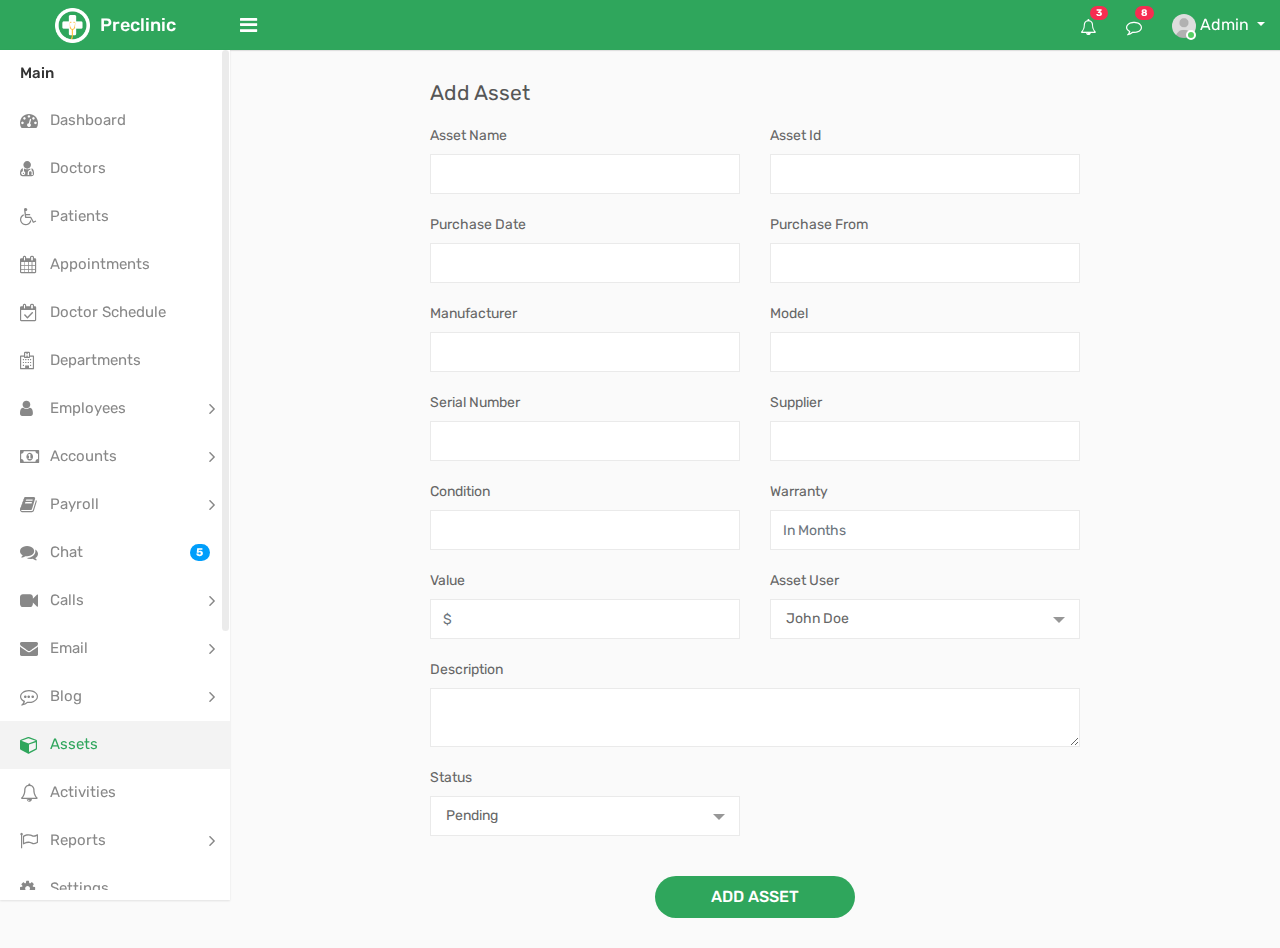
<file: Admin Dashboard/add-asset.html>
<!DOCTYPE html>
<html lang="en">


<!-- add-asset24:09-->
<head>
    <meta charset="utf-8">
    <meta name="viewport" content="width=device-width, initial-scale=1.0, user-scalable=0">
    <link rel="shortcut icon" type="image/x-icon" href="assets/img/favicon.ico">
    <title>Preclinic - Medical & Hospital - Bootstrap 4 Admin Template</title>
    <link rel="stylesheet" type="text/css" href="assets/css/bootstrap.min.css">
    <link rel="stylesheet" type="text/css" href="assets/css/font-awesome.min.css">
    <link rel="stylesheet" type="text/css" href="assets/css/select2.min.css">
    <link rel="stylesheet" type="text/css" href="assets/css/style.css">
    <!--[if lt IE 9]>
		<script src="assets/js/html5shiv.min.js"></script>
		<script src="assets/js/respond.min.js"></script>
	<![endif]-->
</head>

<body>
    <div class="main-wrapper">
        <div class="header">
			<div class="header-left">
				<a href="index-2.html" class="logo">
					<img src="assets/img/logo.png" width="35" height="35" alt=""> <span>Preclinic</span>
				</a>
			</div>
			<a id="toggle_btn" href="javascript:void(0);"><i class="fa fa-bars"></i></a>
            <a id="mobile_btn" class="mobile_btn float-left" href="#sidebar"><i class="fa fa-bars"></i></a>
            <ul class="nav user-menu float-right">
                <li class="nav-item dropdown d-none d-sm-block">
                    <a href="#" class="dropdown-toggle nav-link" data-toggle="dropdown"><i class="fa fa-bell-o"></i> <span class="badge badge-pill bg-danger float-right">3</span></a>
                    <div class="dropdown-menu notifications">
                        <div class="topnav-dropdown-header">
                            <span>Notifications</span>
                        </div>
                        <div class="drop-scroll">
                            <ul class="notification-list">
                                <li class="notification-message">
                                    <a href="activities.html">
                                        <div class="media">
											<span class="avatar">
												<img alt="John Doe" src="assets/img/user.jpg" class="img-fluid rounded-circle">
											</span>
											<div class="media-body">
												<p class="noti-details"><span class="noti-title">John Doe</span> added new task <span class="noti-title">Patient appointment booking</span></p>
												<p class="noti-time"><span class="notification-time">4 mins ago</span></p>
											</div>
                                        </div>
                                    </a>
                                </li>
                                <li class="notification-message">
                                    <a href="activities.html">
                                        <div class="media">
											<span class="avatar">V</span>
											<div class="media-body">
												<p class="noti-details"><span class="noti-title">Tarah Shropshire</span> changed the task name <span class="noti-title">Appointment booking with payment gateway</span></p>
												<p class="noti-time"><span class="notification-time">6 mins ago</span></p>
											</div>
                                        </div>
                                    </a>
                                </li>
                                <li class="notification-message">
                                    <a href="activities.html">
                                        <div class="media">
											<span class="avatar">L</span>
											<div class="media-body">
												<p class="noti-details"><span class="noti-title">Misty Tison</span> added <span class="noti-title">Domenic Houston</span> and <span class="noti-title">Claire Mapes</span> to project <span class="noti-title">Doctor available module</span></p>
												<p class="noti-time"><span class="notification-time">8 mins ago</span></p>
											</div>
                                        </div>
                                    </a>
                                </li>
                                <li class="notification-message">
                                    <a href="activities.html">
                                        <div class="media">
											<span class="avatar">G</span>
											<div class="media-body">
												<p class="noti-details"><span class="noti-title">Rolland Webber</span> completed task <span class="noti-title">Patient and Doctor video conferencing</span></p>
												<p class="noti-time"><span class="notification-time">12 mins ago</span></p>
											</div>
                                        </div>
                                    </a>
                                </li>
                                <li class="notification-message">
                                    <a href="activities.html">
                                        <div class="media">
											<span class="avatar">V</span>
											<div class="media-body">
												<p class="noti-details"><span class="noti-title">Bernardo Galaviz</span> added new task <span class="noti-title">Private chat module</span></p>
												<p class="noti-time"><span class="notification-time">2 days ago</span></p>
											</div>
                                        </div>
                                    </a>
                                </li>
                            </ul>
                        </div>
                        <div class="topnav-dropdown-footer">
                            <a href="activities.html">View all Notifications</a>
                        </div>
                    </div>
                </li>
                <li class="nav-item dropdown d-none d-sm-block">
                    <a href="javascript:void(0);" id="open_msg_box" class="hasnotifications nav-link"><i class="fa fa-comment-o"></i> <span class="badge badge-pill bg-danger float-right">8</span></a>
                </li>
                <li class="nav-item dropdown has-arrow">
                    <a href="#" class="dropdown-toggle nav-link user-link" data-toggle="dropdown">
                        <span class="user-img"><img class="rounded-circle" src="assets/img/user.jpg" width="40" alt="Admin">
							<span class="status online"></span></span>
                        <span>Admin</span>
                    </a>
					<div class="dropdown-menu">
						<a class="dropdown-item" href="profile.html">My Profile</a>
						<a class="dropdown-item" href="edit-profile.html">Edit Profile</a>
						<a class="dropdown-item" href="settings.html">Settings</a>
						<a class="dropdown-item" href="login.html">Logout</a>
					</div>
                </li>
            </ul>
            <div class="dropdown mobile-user-menu float-right">
                <a href="#" class="nav-link dropdown-toggle" data-toggle="dropdown" aria-expanded="false"><i class="fa fa-ellipsis-v"></i></a>
                <div class="dropdown-menu dropdown-menu-right">
                    <a class="dropdown-item" href="profile.html">My Profile</a>
                    <a class="dropdown-item" href="edit-profile.html">Edit Profile</a>
                    <a class="dropdown-item" href="settings.html">Settings</a>
                    <a class="dropdown-item" href="login.html">Logout</a>
                </div>
            </div>
        </div>
        <div class="sidebar" id="sidebar">
            <div class="sidebar-inner slimscroll">
                <div id="sidebar-menu" class="sidebar-menu">
                    <ul>
                        <li class="menu-title">Main</li>
                        <li>
                            <a href="index-2.html"><i class="fa fa-dashboard"></i> <span>Dashboard</span></a>
                        </li>
						<li>
                            <a href="doctors.html"><i class="fa fa-user-md"></i> <span>Doctors</span></a>
                        </li>
                        <li>
                            <a href="patients.html"><i class="fa fa-wheelchair"></i> <span>Patients</span></a>
                        </li>
                        <li>
                            <a href="appointments.html"><i class="fa fa-calendar"></i> <span>Appointments</span></a>
                        </li>
                        <li>
                            <a href="schedule.html"><i class="fa fa-calendar-check-o"></i> <span>Doctor Schedule</span></a>
                        </li>
                        <li>
                            <a href="departments.html"><i class="fa fa-hospital-o"></i> <span>Departments</span></a>
                        </li>
						<li class="submenu">
							<a href="#"><i class="fa fa-user"></i> <span> Employees </span> <span class="menu-arrow"></span></a>
							<ul style="display: none;">
								<li><a href="employees.html">Employees List</a></li>
								<li><a href="leaves.html">Leaves</a></li>
								<li><a href="holidays.html">Holidays</a></li>
								<li><a href="attendance.html">Attendance</a></li>
							</ul>
						</li>
						<li class="submenu">
							<a href="#"><i class="fa fa-money"></i> <span> Accounts </span> <span class="menu-arrow"></span></a>
							<ul style="display: none;">
								<li><a href="invoices.html">Invoices</a></li>
								<li><a href="payments.html">Payments</a></li>
								<li><a href="expenses.html">Expenses</a></li>
								<li><a href="taxes.html">Taxes</a></li>
								<li><a href="provident-fund.html">Provident Fund</a></li>
							</ul>
						</li>
						<li class="submenu">
							<a href="#"><i class="fa fa-book"></i> <span> Payroll </span> <span class="menu-arrow"></span></a>
							<ul style="display: none;">
								<li><a href="salary.html"> Employee Salary </a></li>
								<li><a href="salary-view.html"> Payslip </a></li>
							</ul>
						</li>
                        <li>
                            <a href="chat.html"><i class="fa fa-comments"></i> <span>Chat</span> <span class="badge badge-pill bg-primary float-right">5</span></a>
                        </li>
                        <li class="submenu">
                            <a href="#"><i class="fa fa-video-camera camera"></i> <span> Calls</span> <span class="menu-arrow"></span></a>
                            <ul style="display: none;">
                                <li><a href="voice-call.html">Voice Call</a></li>
                                <li><a href="video-call.html">Video Call</a></li>
                                <li><a href="incoming-call.html">Incoming Call</a></li>
                            </ul>
                        </li>
                        <li class="submenu">
                            <a href="#"><i class="fa fa-envelope"></i> <span> Email</span> <span class="menu-arrow"></span></a>
                            <ul style="display: none;">
                                <li><a href="compose.html">Compose Mail</a></li>
                                <li><a href="inbox.html">Inbox</a></li>
                                <li><a href="mail-view.html">Mail View</a></li>
                            </ul>
                        </li>
                        <li class="submenu">
                            <a href="#"><i class="fa fa-commenting-o"></i> <span> Blog</span> <span class="menu-arrow"></span></a>
                            <ul style="display: none;">
                                <li><a href="blog.html">Blog</a></li>
                                <li><a href="blog-details.html">Blog View</a></li>
                                <li><a href="add-blog.html">Add Blog</a></li>
                                <li><a href="edit-blog.html">Edit Blog</a></li>
                            </ul>
                        </li>
						<li class="active">
							<a href="assets.html"><i class="fa fa-cube"></i> <span>Assets</span></a>
						</li>
						<li>
							<a href="activities.html"><i class="fa fa-bell-o"></i> <span>Activities</span></a>
						</li>
						<li class="submenu">
							<a href="#"><i class="fa fa-flag-o"></i> <span> Reports </span> <span class="menu-arrow"></span></a>
							<ul style="display: none;">
								<li><a href="expense-reports.html"> Expense Report </a></li>
								<li><a href="invoice-reports.html"> Invoice Report </a></li>
							</ul>
						</li>
                        <li>
                            <a href="settings.html"><i class="fa fa-cog"></i> <span>Settings</span></a>
                        </li>
                        <li class="menu-title">UI Elements</li>
                        <li class="submenu">
                            <a href="#"><i class="fa fa-laptop"></i> <span> Components</span> <span class="menu-arrow"></span></a>
                            <ul style="display: none;">
                                <li><a href="uikit.html">UI Kit</a></li>
                                <li><a href="typography.html">Typography</a></li>
                                <li><a href="tabs.html">Tabs</a></li>
                            </ul>
                        </li>
                        <li class="submenu">
                            <a href="#"><i class="fa fa-edit"></i> <span> Forms</span> <span class="menu-arrow"></span></a>
                            <ul style="display: none;">
                                <li><a href="form-basic-inputs.html">Basic Inputs</a></li>
                                <li><a href="form-input-groups.html">Input Groups</a></li>
                                <li><a href="form-horizontal.html">Horizontal Form</a></li>
                                <li><a href="form-vertical.html">Vertical Form</a></li>
                            </ul>
                        </li>
                        <li class="submenu">
                            <a href="#"><i class="fa fa-table"></i> <span> Tables</span> <span class="menu-arrow"></span></a>
                            <ul style="display: none;">
                                <li><a href="tables-basic.html">Basic Tables</a></li>
                                <li><a href="tables-datatables.html">Data Table</a></li>
                            </ul>
                        </li>
                        <li>
                            <a href="calendar.html"><i class="fa fa-calendar"></i> <span>Calendar</span></a>
                        </li>
                        <li class="menu-title">Extras</li>
                        <li class="submenu">
                            <a href="#"><i class="fa fa-columns"></i> <span>Pages</span> <span class="menu-arrow"></span></a>
                            <ul style="display: none;">
                                <li><a href="login.html"> Login </a></li>
                                <li><a href="register.html"> Register </a></li>
                                <li><a href="forgot-password.html"> Forgot Password </a></li>
                                <li><a href="change-password2.html"> Change Password </a></li>
                                <li><a href="lock-screen.html"> Lock Screen </a></li>
                                <li><a href="profile.html"> Profile </a></li>
                                <li><a href="gallery.html"> Gallery </a></li>
                                <li><a href="error-404.html">404 Error </a></li>
                                <li><a href="error-500.html">500 Error </a></li>
                                <li><a href="blank-page.html"> Blank Page </a></li>
                            </ul>
                        </li>
                        <li class="submenu">
                            <a href="javascript:void(0);"><i class="fa fa-share-alt"></i> <span>Multi Level</span> <span class="menu-arrow"></span></a>
                            <ul style="display: none;">
                                <li class="submenu">
                                    <a href="javascript:void(0);"><span>Level 1</span> <span class="menu-arrow"></span></a>
                                    <ul style="display: none;">
                                        <li><a href="javascript:void(0);"><span>Level 2</span></a></li>
                                        <li class="submenu">
                                            <a href="javascript:void(0);"> <span> Level 2</span> <span class="menu-arrow"></span></a>
                                            <ul style="display: none;">
                                                <li><a href="javascript:void(0);">Level 3</a></li>
                                                <li><a href="javascript:void(0);">Level 3</a></li>
                                            </ul>
                                        </li>
                                        <li><a href="javascript:void(0);"><span>Level 2</span></a></li>
                                    </ul>
                                </li>
                                <li>
                                    <a href="javascript:void(0);"><span>Level 1</span></a>
                                </li>
                            </ul>
                        </li>
                    </ul>
                </div>
            </div>
        </div>
        <div class="page-wrapper">
            <div class="content">
                <div class="row">
                    <div class="col-lg-8 offset-lg-2">
                        <h4 class="page-title">Add Asset</h4>
                    </div>
                </div>
                <div class="row">
                    <div class="col-lg-8 offset-lg-2">
                        <form>
                            <div class="row">
                                <div class="col-md-6">
                                    <div class="form-group">
                                        <label>Asset Name</label>
                                        <input class="form-control" type="text">
                                    </div>
                                </div>
                                <div class="col-md-6">
                                    <div class="form-group">
                                        <label>Asset Id</label>
                                        <input class="form-control" type="text">
                                    </div>
                                </div>
                            </div>
                            <div class="row">
                                <div class="col-md-6">
                                    <div class="form-group">
                                        <label>Purchase Date</label>
                                        <input class="form-control" type="text">
                                    </div>
                                </div>
                                <div class="col-md-6">
                                    <div class="form-group">
                                        <label>Purchase From</label>
                                        <input class="form-control" type="text">
                                    </div>
                                </div>
                            </div>
                            <div class="row">
                                <div class="col-md-6">
                                    <div class="form-group">
                                        <label>Manufacturer</label>
                                        <input class="form-control" type="text">
                                    </div>
                                </div>
                                <div class="col-md-6">
                                    <div class="form-group">
                                        <label>Model</label>
                                        <input class="form-control" type="text">
                                    </div>
                                </div>
                            </div>
                            <div class="row">
                                <div class="col-md-6">
                                    <div class="form-group">
                                        <label>Serial Number</label>
                                        <input class="form-control" type="text">
                                    </div>
                                </div>
                                <div class="col-md-6">
                                    <div class="form-group">
                                        <label>Supplier</label>
                                        <input class="form-control" type="text">
                                    </div>
                                </div>
                                <div class="col-md-6">
                                    <div class="form-group">
                                        <label>Condition</label>
                                        <input class="form-control" type="text">
                                    </div>
                                </div>
                                <div class="col-md-6">
                                    <div class="form-group">
                                        <label>Warranty</label>
                                        <input class="form-control" type="text" placeholder="In Months">
                                    </div>
                                </div>
                            </div>
                            <div class="row">
                                <div class="col-md-6">
                                    <div class="form-group">
                                        <label>Value</label>
                                        <input class="form-control" type="text" placeholder="$">
                                    </div>
                                </div>
                                <div class="col-md-6">
                                    <div class="form-group">
                                        <label>Asset User</label>
                                        <select class="select">
                                            <option>John Doe</option>
                                            <option>Richard Miles</option>
                                        </select>
                                    </div>
                                </div>
                                <div class="col-md-12">
                                    <div class="form-group">
                                        <label>Description</label>
                                        <textarea class="form-control"></textarea>
                                    </div>
                                </div>
                                <div class="col-md-6">
                                    <div class="form-group">
                                        <label>Status</label>
                                        <select class="select">
                                            <option>Pending</option>
                                            <option>Approved</option>
                                            <option>Deployed</option>
                                            <option>Damaged</option>
                                        </select>
                                    </div>
                                </div>
                            </div>
                            <div class="m-t-20 text-center">
                                <button class="btn btn-primary submit-btn">Add Asset</button>
                            </div>
                        </form>
                    </div>
                </div>
            </div>
			<div class="notification-box">
                <div class="msg-sidebar notifications msg-noti">
                    <div class="topnav-dropdown-header">
                        <span>Messages</span>
                    </div>
                    <div class="drop-scroll msg-list-scroll" id="msg_list">
                        <ul class="list-box">
                            <li>
                                <a href="chat.html">
                                    <div class="list-item">
                                        <div class="list-left">
                                            <span class="avatar">R</span>
                                        </div>
                                        <div class="list-body">
                                            <span class="message-author">Richard Miles </span>
                                            <span class="message-time">12:28 AM</span>
                                            <div class="clearfix"></div>
                                            <span class="message-content">Lorem ipsum dolor sit amet, consectetur adipiscing</span>
                                        </div>
                                    </div>
                                </a>
                            </li>
                            <li>
                                <a href="chat.html">
                                    <div class="list-item new-message">
                                        <div class="list-left">
                                            <span class="avatar">J</span>
                                        </div>
                                        <div class="list-body">
                                            <span class="message-author">John Doe</span>
                                            <span class="message-time">1 Aug</span>
                                            <div class="clearfix"></div>
                                            <span class="message-content">Lorem ipsum dolor sit amet, consectetur adipiscing</span>
                                        </div>
                                    </div>
                                </a>
                            </li>
                            <li>
                                <a href="chat.html">
                                    <div class="list-item">
                                        <div class="list-left">
                                            <span class="avatar">T</span>
                                        </div>
                                        <div class="list-body">
                                            <span class="message-author"> Tarah Shropshire </span>
                                            <span class="message-time">12:28 AM</span>
                                            <div class="clearfix"></div>
                                            <span class="message-content">Lorem ipsum dolor sit amet, consectetur adipiscing</span>
                                        </div>
                                    </div>
                                </a>
                            </li>
                            <li>
                                <a href="chat.html">
                                    <div class="list-item">
                                        <div class="list-left">
                                            <span class="avatar">M</span>
                                        </div>
                                        <div class="list-body">
                                            <span class="message-author">Mike Litorus</span>
                                            <span class="message-time">12:28 AM</span>
                                            <div class="clearfix"></div>
                                            <span class="message-content">Lorem ipsum dolor sit amet, consectetur adipiscing</span>
                                        </div>
                                    </div>
                                </a>
                            </li>
                            <li>
                                <a href="chat.html">
                                    <div class="list-item">
                                        <div class="list-left">
                                            <span class="avatar">C</span>
                                        </div>
                                        <div class="list-body">
                                            <span class="message-author"> Catherine Manseau </span>
                                            <span class="message-time">12:28 AM</span>
                                            <div class="clearfix"></div>
                                            <span class="message-content">Lorem ipsum dolor sit amet, consectetur adipiscing</span>
                                        </div>
                                    </div>
                                </a>
                            </li>
                            <li>
                                <a href="chat.html">
                                    <div class="list-item">
                                        <div class="list-left">
                                            <span class="avatar">D</span>
                                        </div>
                                        <div class="list-body">
                                            <span class="message-author"> Domenic Houston </span>
                                            <span class="message-time">12:28 AM</span>
                                            <div class="clearfix"></div>
                                            <span class="message-content">Lorem ipsum dolor sit amet, consectetur adipiscing</span>
                                        </div>
                                    </div>
                                </a>
                            </li>
                            <li>
                                <a href="chat.html">
                                    <div class="list-item">
                                        <div class="list-left">
                                            <span class="avatar">B</span>
                                        </div>
                                        <div class="list-body">
                                            <span class="message-author"> Buster Wigton </span>
                                            <span class="message-time">12:28 AM</span>
                                            <div class="clearfix"></div>
                                            <span class="message-content">Lorem ipsum dolor sit amet, consectetur adipiscing</span>
                                        </div>
                                    </div>
                                </a>
                            </li>
                            <li>
                                <a href="chat.html">
                                    <div class="list-item">
                                        <div class="list-left">
                                            <span class="avatar">R</span>
                                        </div>
                                        <div class="list-body">
                                            <span class="message-author"> Rolland Webber </span>
                                            <span class="message-time">12:28 AM</span>
                                            <div class="clearfix"></div>
                                            <span class="message-content">Lorem ipsum dolor sit amet, consectetur adipiscing</span>
                                        </div>
                                    </div>
                                </a>
                            </li>
                            <li>
                                <a href="chat.html">
                                    <div class="list-item">
                                        <div class="list-left">
                                            <span class="avatar">C</span>
                                        </div>
                                        <div class="list-body">
                                            <span class="message-author"> Claire Mapes </span>
                                            <span class="message-time">12:28 AM</span>
                                            <div class="clearfix"></div>
                                            <span class="message-content">Lorem ipsum dolor sit amet, consectetur adipiscing</span>
                                        </div>
                                    </div>
                                </a>
                            </li>
                            <li>
                                <a href="chat.html">
                                    <div class="list-item">
                                        <div class="list-left">
                                            <span class="avatar">M</span>
                                        </div>
                                        <div class="list-body">
                                            <span class="message-author">Melita Faucher</span>
                                            <span class="message-time">12:28 AM</span>
                                            <div class="clearfix"></div>
                                            <span class="message-content">Lorem ipsum dolor sit amet, consectetur adipiscing</span>
                                        </div>
                                    </div>
                                </a>
                            </li>
                            <li>
                                <a href="chat.html">
                                    <div class="list-item">
                                        <div class="list-left">
                                            <span class="avatar">J</span>
                                        </div>
                                        <div class="list-body">
                                            <span class="message-author">Jeffery Lalor</span>
                                            <span class="message-time">12:28 AM</span>
                                            <div class="clearfix"></div>
                                            <span class="message-content">Lorem ipsum dolor sit amet, consectetur adipiscing</span>
                                        </div>
                                    </div>
                                </a>
                            </li>
                            <li>
                                <a href="chat.html">
                                    <div class="list-item">
                                        <div class="list-left">
                                            <span class="avatar">L</span>
                                        </div>
                                        <div class="list-body">
                                            <span class="message-author">Loren Gatlin</span>
                                            <span class="message-time">12:28 AM</span>
                                            <div class="clearfix"></div>
                                            <span class="message-content">Lorem ipsum dolor sit amet, consectetur adipiscing</span>
                                        </div>
                                    </div>
                                </a>
                            </li>
                            <li>
                                <a href="chat.html">
                                    <div class="list-item">
                                        <div class="list-left">
                                            <span class="avatar">T</span>
                                        </div>
                                        <div class="list-body">
                                            <span class="message-author">Tarah Shropshire</span>
                                            <span class="message-time">12:28 AM</span>
                                            <div class="clearfix"></div>
                                            <span class="message-content">Lorem ipsum dolor sit amet, consectetur adipiscing</span>
                                        </div>
                                    </div>
                                </a>
                            </li>
                        </ul>
                    </div>
                    <div class="topnav-dropdown-footer">
                        <a href="chat.html">See all messages</a>
                    </div>
                </div>
            </div>
        </div>
    </div>
    <div class="sidebar-overlay" data-reff=""></div>
     <script src="assets/js/jquery-3.2.1.min.js"></script>
	<script src="assets/js/popper.min.js"></script>
    <script src="assets/js/bootstrap.min.js"></script>
    <script src="assets/js/jquery.slimscroll.js"></script>
    <script src="assets/js/select2.min.js"></script>
	<script src="assets/js/moment.min.js"></script>
	<script src="assets/js/bootstrap-datetimepicker.min.js"></script>
    <script src="assets/js/app.js"></script>
</body>


<!-- add-asset24:09-->
</html>
</file>
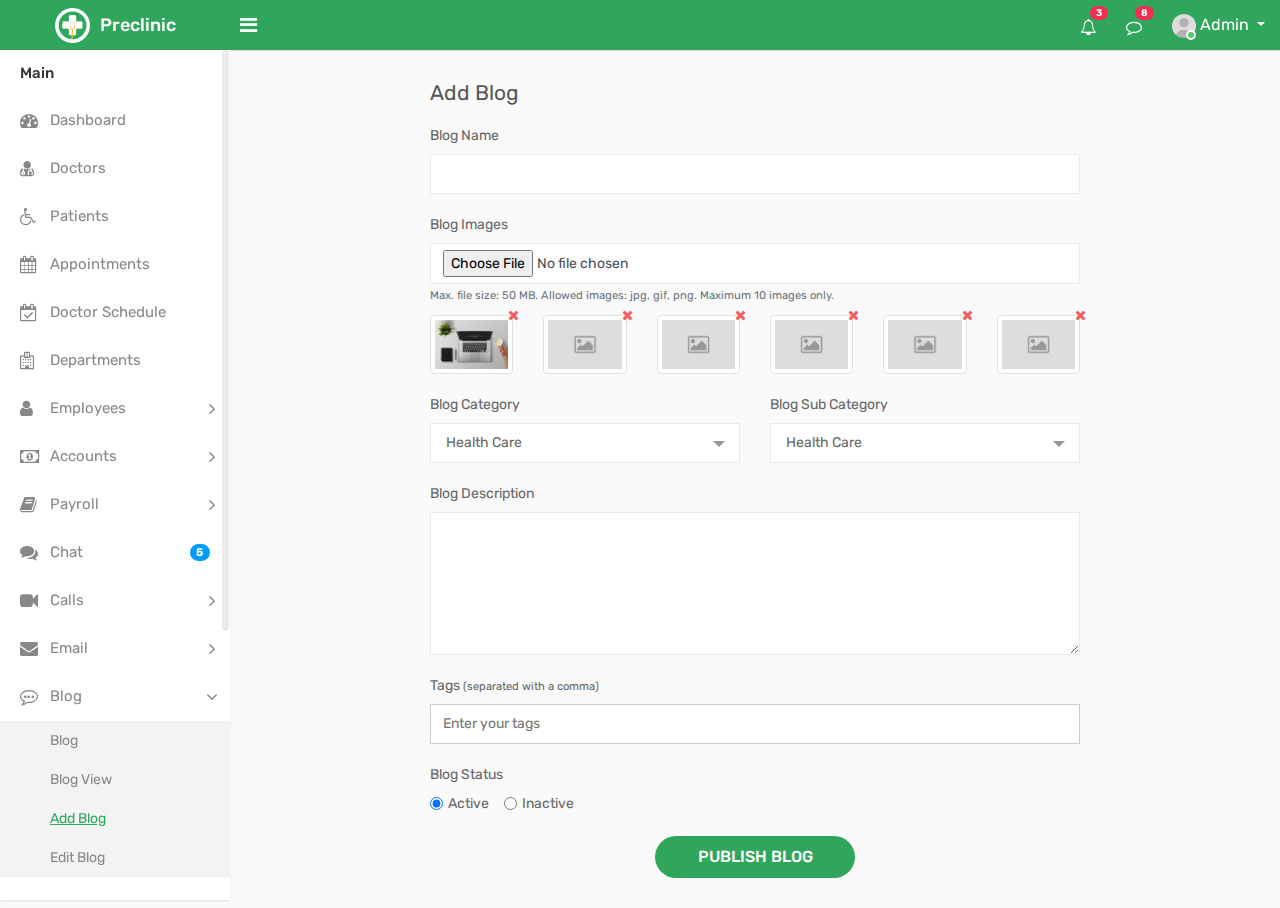
<file: Admin Dashboard/add-blog.html>
<!DOCTYPE html>
<html lang="en">


<!-- add-blog23:56-->
<head>
    <meta charset="utf-8">
    <meta name="viewport" content="width=device-width, initial-scale=1.0, user-scalable=0">
    <link rel="shortcut icon" type="image/x-icon" href="assets/img/favicon.ico">
    <title>Preclinic - Medical & Hospital - Bootstrap 4 Admin Template</title>
    <link rel="stylesheet" type="text/css" href="assets/css/bootstrap.min.css">
    <link rel="stylesheet" type="text/css" href="assets/css/font-awesome.min.css">
    <link rel="stylesheet" type="text/css" href="assets/css/select2.min.css">
    <link rel="stylesheet" type="text/css" href="assets/css/tagsinput.css">
    <link rel="stylesheet" type="text/css" href="assets/css/style.css">
    <!--[if lt IE 9]>
		<script src="assets/js/html5shiv.min.js"></script>
		<script src="assets/js/respond.min.js"></script>
	<![endif]-->
</head>

<body>
    <div class="main-wrapper">
        <div class="header">
			<div class="header-left">
				<a href="index-2.html" class="logo">
					<img src="assets/img/logo.png" width="35" height="35" alt=""> <span>Preclinic</span>
				</a>
			</div>
			<a id="toggle_btn" href="javascript:void(0);"><i class="fa fa-bars"></i></a>
            <a id="mobile_btn" class="mobile_btn float-left" href="#sidebar"><i class="fa fa-bars"></i></a>
            <ul class="nav user-menu float-right">
                <li class="nav-item dropdown d-none d-sm-block">
                    <a href="#" class="dropdown-toggle nav-link" data-toggle="dropdown"><i class="fa fa-bell-o"></i> <span class="badge badge-pill bg-danger float-right">3</span></a>
                    <div class="dropdown-menu notifications">
                        <div class="topnav-dropdown-header">
                            <span>Notifications</span>
                        </div>
                        <div class="drop-scroll">
                            <ul class="notification-list">
                                <li class="notification-message">
                                    <a href="activities.html">
                                        <div class="media">
											<span class="avatar">
												<img alt="John Doe" src="assets/img/user.jpg" class="img-fluid rounded-circle">
											</span>
											<div class="media-body">
												<p class="noti-details"><span class="noti-title">John Doe</span> added new task <span class="noti-title">Patient appointment booking</span></p>
												<p class="noti-time"><span class="notification-time">4 mins ago</span></p>
											</div>
                                        </div>
                                    </a>
                                </li>
                                <li class="notification-message">
                                    <a href="activities.html">
                                        <div class="media">
											<span class="avatar">V</span>
											<div class="media-body">
												<p class="noti-details"><span class="noti-title">Tarah Shropshire</span> changed the task name <span class="noti-title">Appointment booking with payment gateway</span></p>
												<p class="noti-time"><span class="notification-time">6 mins ago</span></p>
											</div>
                                        </div>
                                    </a>
                                </li>
                                <li class="notification-message">
                                    <a href="activities.html">
                                        <div class="media">
											<span class="avatar">L</span>
											<div class="media-body">
												<p class="noti-details"><span class="noti-title">Misty Tison</span> added <span class="noti-title">Domenic Houston</span> and <span class="noti-title">Claire Mapes</span> to project <span class="noti-title">Doctor available module</span></p>
												<p class="noti-time"><span class="notification-time">8 mins ago</span></p>
											</div>
                                        </div>
                                    </a>
                                </li>
                                <li class="notification-message">
                                    <a href="activities.html">
                                        <div class="media">
											<span class="avatar">G</span>
											<div class="media-body">
												<p class="noti-details"><span class="noti-title">Rolland Webber</span> completed task <span class="noti-title">Patient and Doctor video conferencing</span></p>
												<p class="noti-time"><span class="notification-time">12 mins ago</span></p>
											</div>
                                        </div>
                                    </a>
                                </li>
                                <li class="notification-message">
                                    <a href="activities.html">
                                        <div class="media">
											<span class="avatar">V</span>
											<div class="media-body">
												<p class="noti-details"><span class="noti-title">Bernardo Galaviz</span> added new task <span class="noti-title">Private chat module</span></p>
												<p class="noti-time"><span class="notification-time">2 days ago</span></p>
											</div>
                                        </div>
                                    </a>
                                </li>
                            </ul>
                        </div>
                        <div class="topnav-dropdown-footer">
                            <a href="activities.html">View all Notifications</a>
                        </div>
                    </div>
                </li>
                <li class="nav-item dropdown d-none d-sm-block">
                    <a href="javascript:void(0);" id="open_msg_box" class="hasnotifications nav-link"><i class="fa fa-comment-o"></i> <span class="badge badge-pill bg-danger float-right">8</span></a>
                </li>
                <li class="nav-item dropdown has-arrow">
                    <a href="#" class="dropdown-toggle nav-link user-link" data-toggle="dropdown">
                        <span class="user-img"><img class="rounded-circle" src="assets/img/user.jpg" width="40" alt="Admin">
							<span class="status online"></span></span>
                        <span>Admin</span>
                    </a>
					<div class="dropdown-menu">
						<a class="dropdown-item" href="profile.html">My Profile</a>
						<a class="dropdown-item" href="edit-profile.html">Edit Profile</a>
						<a class="dropdown-item" href="settings.html">Settings</a>
						<a class="dropdown-item" href="login.html">Logout</a>
					</div>
                </li>
            </ul>
            <div class="dropdown mobile-user-menu float-right">
                <a href="#" class="nav-link dropdown-toggle" data-toggle="dropdown" aria-expanded="false"><i class="fa fa-ellipsis-v"></i></a>
                <div class="dropdown-menu dropdown-menu-right">
                    <a class="dropdown-item" href="profile.html">My Profile</a>
                    <a class="dropdown-item" href="edit-profile.html">Edit Profile</a>
                    <a class="dropdown-item" href="settings.html">Settings</a>
                    <a class="dropdown-item" href="login.html">Logout</a>
                </div>
            </div>
        </div>
        <div class="sidebar" id="sidebar">
            <div class="sidebar-inner slimscroll">
                <div id="sidebar-menu" class="sidebar-menu">
                    <ul>
                        <li class="menu-title">Main</li>
                        <li>
                            <a href="index-2.html"><i class="fa fa-dashboard"></i> <span>Dashboard</span></a>
                        </li>
						<li>
                            <a href="doctors.html"><i class="fa fa-user-md"></i> <span>Doctors</span></a>
                        </li>
                        <li>
                            <a href="patients.html"><i class="fa fa-wheelchair"></i> <span>Patients</span></a>
                        </li>
                        <li>
                            <a href="appointments.html"><i class="fa fa-calendar"></i> <span>Appointments</span></a>
                        </li>
                        <li>
                            <a href="schedule.html"><i class="fa fa-calendar-check-o"></i> <span>Doctor Schedule</span></a>
                        </li>
                        <li>
                            <a href="departments.html"><i class="fa fa-hospital-o"></i> <span>Departments</span></a>
                        </li>
						<li class="submenu">
							<a href="#"><i class="fa fa-user"></i> <span> Employees </span> <span class="menu-arrow"></span></a>
							<ul style="display: none;">
								<li><a href="employees.html">Employees List</a></li>
								<li><a href="leaves.html">Leaves</a></li>
								<li><a href="holidays.html">Holidays</a></li>
								<li><a href="attendance.html">Attendance</a></li>
							</ul>
						</li>
						<li class="submenu">
							<a href="#"><i class="fa fa-money"></i> <span> Accounts </span> <span class="menu-arrow"></span></a>
							<ul style="display: none;">
								<li><a href="invoices.html">Invoices</a></li>
								<li><a href="payments.html">Payments</a></li>
								<li><a href="expenses.html">Expenses</a></li>
								<li><a href="taxes.html">Taxes</a></li>
								<li><a href="provident-fund.html">Provident Fund</a></li>
							</ul>
						</li>
						<li class="submenu">
							<a href="#"><i class="fa fa-book"></i> <span> Payroll </span> <span class="menu-arrow"></span></a>
							<ul style="display: none;">
								<li><a href="salary.html"> Employee Salary </a></li>
								<li><a href="salary-view.html"> Payslip </a></li>
							</ul>
						</li>
                        <li>
                            <a href="chat.html"><i class="fa fa-comments"></i> <span>Chat</span> <span class="badge badge-pill bg-primary float-right">5</span></a>
                        </li>
                        <li class="submenu">
                            <a href="#"><i class="fa fa-video-camera camera"></i> <span> Calls</span> <span class="menu-arrow"></span></a>
                            <ul style="display: none;">
                                <li><a href="voice-call.html">Voice Call</a></li>
                                <li><a href="video-call.html">Video Call</a></li>
                                <li><a href="incoming-call.html">Incoming Call</a></li>
                            </ul>
                        </li>
                        <li class="submenu">
                            <a href="#"><i class="fa fa-envelope"></i> <span> Email</span> <span class="menu-arrow"></span></a>
                            <ul style="display: none;">
                                <li><a href="compose.html">Compose Mail</a></li>
                                <li><a href="inbox.html">Inbox</a></li>
                                <li><a href="mail-view.html">Mail View</a></li>
                            </ul>
                        </li>
                        <li class="submenu">
                            <a href="#"><i class="fa fa-commenting-o"></i> <span> Blog</span> <span class="menu-arrow"></span></a>
                            <ul style="display: none;">
                                <li><a href="blog.html">Blog</a></li>
                                <li><a href="blog-details.html">Blog View</a></li>
                                <li><a class="active" href="add-blog.html">Add Blog</a></li>
                                <li><a href="edit-blog.html">Edit Blog</a></li>
                            </ul>
                        </li>
						<li>
							<a href="assets.html"><i class="fa fa-cube"></i> <span>Assets</span></a>
						</li>
						<li>
							<a href="activities.html"><i class="fa fa-bell-o"></i> <span>Activities</span></a>
						</li>
						<li class="submenu">
							<a href="#"><i class="fa fa-flag-o"></i> <span> Reports </span> <span class="menu-arrow"></span></a>
							<ul style="display: none;">
								<li><a href="expense-reports.html"> Expense Report </a></li>
								<li><a href="invoice-reports.html"> Invoice Report </a></li>
							</ul>
						</li>
                        <li>
                            <a href="settings.html"><i class="fa fa-cog"></i> <span>Settings</span></a>
                        </li>
                        <li class="menu-title">UI Elements</li>
                        <li class="submenu">
                            <a href="#"><i class="fa fa-laptop"></i> <span> Components</span> <span class="menu-arrow"></span></a>
                            <ul style="display: none;">
                                <li><a href="uikit.html">UI Kit</a></li>
                                <li><a href="typography.html">Typography</a></li>
                                <li><a href="tabs.html">Tabs</a></li>
                            </ul>
                        </li>
                        <li class="submenu">
                            <a href="#"><i class="fa fa-edit"></i> <span> Forms</span> <span class="menu-arrow"></span></a>
                            <ul style="display: none;">
                                <li><a href="form-basic-inputs.html">Basic Inputs</a></li>
                                <li><a href="form-input-groups.html">Input Groups</a></li>
                                <li><a href="form-horizontal.html">Horizontal Form</a></li>
                                <li><a href="form-vertical.html">Vertical Form</a></li>
                            </ul>
                        </li>
                        <li class="submenu">
                            <a href="#"><i class="fa fa-table"></i> <span> Tables</span> <span class="menu-arrow"></span></a>
                            <ul style="display: none;">
                                <li><a href="tables-basic.html">Basic Tables</a></li>
                                <li><a href="tables-datatables.html">Data Table</a></li>
                            </ul>
                        </li>
                        <li>
                            <a href="calendar.html"><i class="fa fa-calendar"></i> <span>Calendar</span></a>
                        </li>
                        <li class="menu-title">Extras</li>
                        <li class="submenu">
                            <a href="#"><i class="fa fa-columns"></i> <span>Pages</span> <span class="menu-arrow"></span></a>
                            <ul style="display: none;">
                                <li><a href="login.html"> Login </a></li>
                                <li><a href="register.html"> Register </a></li>
                                <li><a href="forgot-password.html"> Forgot Password </a></li>
                                <li><a href="change-password2.html"> Change Password </a></li>
                                <li><a href="lock-screen.html"> Lock Screen </a></li>
                                <li><a href="profile.html"> Profile </a></li>
                                <li><a href="gallery.html"> Gallery </a></li>
                                <li><a href="error-404.html">404 Error </a></li>
                                <li><a href="error-500.html">500 Error </a></li>
                                <li><a href="blank-page.html"> Blank Page </a></li>
                            </ul>
                        </li>
                        <li class="submenu">
                            <a href="javascript:void(0);"><i class="fa fa-share-alt"></i> <span>Multi Level</span> <span class="menu-arrow"></span></a>
                            <ul style="display: none;">
                                <li class="submenu">
                                    <a href="javascript:void(0);"><span>Level 1</span> <span class="menu-arrow"></span></a>
                                    <ul style="display: none;">
                                        <li><a href="javascript:void(0);"><span>Level 2</span></a></li>
                                        <li class="submenu">
                                            <a href="javascript:void(0);"> <span> Level 2</span> <span class="menu-arrow"></span></a>
                                            <ul style="display: none;">
                                                <li><a href="javascript:void(0);">Level 3</a></li>
                                                <li><a href="javascript:void(0);">Level 3</a></li>
                                            </ul>
                                        </li>
                                        <li><a href="javascript:void(0);"><span>Level 2</span></a></li>
                                    </ul>
                                </li>
                                <li>
                                    <a href="javascript:void(0);"><span>Level 1</span></a>
                                </li>
                            </ul>
                        </li>
                    </ul>
                </div>
            </div>
        </div>
        <div class="page-wrapper">
            <div class="content">
                <div class="row">
                    <div class="col-lg-8 offset-lg-2">
                        <h4 class="page-title">Add Blog</h4>
                    </div>
                </div>
                <div class="row">
                    <div class="col-lg-8 offset-lg-2">
                        <form>
                            <div class="form-group">
                                <label>Blog Name</label>
                                <input class="form-control" type="text">
                            </div>
                            <div class="form-group">
                                <label>Blog Images</label>
                                <div>
                                    <input class="form-control" type="file">
                                    <small class="form-text text-muted">Max. file size: 50 MB. Allowed images: jpg, gif, png. Maximum 10 images only.</small>
                                </div>
                                <div class="row">
                                    <div class="col-md-3 col-sm-3 col-4 col-lg-3 col-xl-2">
                                        <div class="product-thumbnail">
											<img src="assets/img/blog/blog-thumb-01.jpg" class="img-thumbnail img-fluid" alt="">
                                            <span class="product-remove" title="remove"><i class="fa fa-close"></i></span>
                                        </div>
                                    </div>
                                    <div class="col-md-3 col-sm-3 col-4 col-lg-3 col-xl-2">
                                        <div class="product-thumbnail">
                                                <img src="assets/img/placeholder-thumb.jpg" class="img-thumbnail img-fluid" alt="">
                                            <span class="product-remove" title="remove"><i class="fa fa-close"></i></span>
                                        </div>
                                    </div>
                                    <div class="col-md-3 col-sm-3 col-4 col-lg-3 col-xl-2">
                                        <div class="product-thumbnail">
											<img src="assets/img/placeholder-thumb.jpg" class="img-thumbnail img-fluid" alt="">
                                            <span class="product-remove" title="remove"><i class="fa fa-close"></i></span>
                                        </div>
                                    </div>
                                    <div class="col-md-3 col-sm-3 col-4 col-lg-3 col-xl-2">
                                        <div class="product-thumbnail">
											<img src="assets/img/placeholder-thumb.jpg" class="img-thumbnail img-fluid" alt="">
                                            <span class="product-remove" title="remove"><i class="fa fa-close"></i></span>
                                        </div>
                                    </div>
                                    <div class="col-md-3 col-sm-3 col-4 col-lg-3 col-xl-2">
                                        <div class="product-thumbnail">
											<img src="assets/img/placeholder-thumb.jpg" class="img-thumbnail img-fluid" alt="">
                                            <span class="product-remove" title="remove"><i class="fa fa-close"></i></span>
                                        </div>
                                    </div>
                                    <div class="col-md-3 col-sm-3 col-4 col-lg-3 col-xl-2">
                                        <div class="product-thumbnail">
											<img src="assets/img/placeholder-thumb.jpg" class="img-thumbnail img-fluid" alt="">
                                            <span class="product-remove" title="remove"><i class="fa fa-close"></i></span>
                                        </div>
                                    </div>
                                </div>
                            </div>
                            <div class="row">
                                <div class="col-md-6">
                                    <div class="form-group">
                                        <label>Blog Category</label>
                                        <select class="select">
                                            <option>Health Care</option>
                                            <option>Child</option>
                                            <option>AHealth Care</option>
                                        </select>
                                    </div>
                                </div>
                                <div class="col-md-6">
                                    <div class="form-group">
                                        <label>Blog Sub Category</label>
                                        <select class="select">
                                            <option>Health Care</option>
                                            <option>Health Care</option>
                                            <option>Health Care</option>
                                            <option>Health Care</option>
                                            <option>Health Care</option>
                                            <option>Health Care</option>
                                            <option>Health Care</option>
                                        </select>
                                    </div>
                                </div>
                            </div>
                            <div class="form-group">
                                <label>Blog Description</label>
                                <textarea cols="30" rows="6" class="form-control"></textarea>
                            </div>
                            <div class="form-group">
                                <label>Tags <small>(separated with a comma)</small></label>
                                <input type="text" placeholder="Enter your tags" data-role="tagsinput" class="form-control">
                            </div>
                            <div class="form-group">
                                <label class="display-block">Blog Status</label>
								<div class="form-check form-check-inline">
									<input class="form-check-input" type="radio" name="status" id="blog_active" value="option1" checked>
									<label class="form-check-label" for="blog_active">
									Active
									</label>
								</div>
								<div class="form-check form-check-inline">
									<input class="form-check-input" type="radio" name="status" id="blog_inactive" value="option2">
									<label class="form-check-label" for="blog_inactive">
									Inactive
									</label>
								</div>
                            </div>
                            <div class="m-t-20 text-center">
                                <button class="btn btn-primary submit-btn">Publish Blog</button>
                            </div>
                        </form>
                    </div>
                </div>
            </div>
            <div class="notification-box">
                <div class="msg-sidebar notifications msg-noti">
                    <div class="topnav-dropdown-header">
                        <span>Messages</span>
                    </div>
                    <div class="drop-scroll msg-list-scroll" id="msg_list">
                        <ul class="list-box">
                            <li>
                                <a href="chat.html">
                                    <div class="list-item">
                                        <div class="list-left">
                                            <span class="avatar">R</span>
                                        </div>
                                        <div class="list-body">
                                            <span class="message-author">Richard Miles </span>
                                            <span class="message-time">12:28 AM</span>
                                            <div class="clearfix"></div>
                                            <span class="message-content">Lorem ipsum dolor sit amet, consectetur adipiscing</span>
                                        </div>
                                    </div>
                                </a>
                            </li>
                            <li>
                                <a href="chat.html">
                                    <div class="list-item new-message">
                                        <div class="list-left">
                                            <span class="avatar">J</span>
                                        </div>
                                        <div class="list-body">
                                            <span class="message-author">John Doe</span>
                                            <span class="message-time">1 Aug</span>
                                            <div class="clearfix"></div>
                                            <span class="message-content">Lorem ipsum dolor sit amet, consectetur adipiscing</span>
                                        </div>
                                    </div>
                                </a>
                            </li>
                            <li>
                                <a href="chat.html">
                                    <div class="list-item">
                                        <div class="list-left">
                                            <span class="avatar">T</span>
                                        </div>
                                        <div class="list-body">
                                            <span class="message-author"> Tarah Shropshire </span>
                                            <span class="message-time">12:28 AM</span>
                                            <div class="clearfix"></div>
                                            <span class="message-content">Lorem ipsum dolor sit amet, consectetur adipiscing</span>
                                        </div>
                                    </div>
                                </a>
                            </li>
                            <li>
                                <a href="chat.html">
                                    <div class="list-item">
                                        <div class="list-left">
                                            <span class="avatar">M</span>
                                        </div>
                                        <div class="list-body">
                                            <span class="message-author">Mike Litorus</span>
                                            <span class="message-time">12:28 AM</span>
                                            <div class="clearfix"></div>
                                            <span class="message-content">Lorem ipsum dolor sit amet, consectetur adipiscing</span>
                                        </div>
                                    </div>
                                </a>
                            </li>
                            <li>
                                <a href="chat.html">
                                    <div class="list-item">
                                        <div class="list-left">
                                            <span class="avatar">C</span>
                                        </div>
                                        <div class="list-body">
                                            <span class="message-author"> Catherine Manseau </span>
                                            <span class="message-time">12:28 AM</span>
                                            <div class="clearfix"></div>
                                            <span class="message-content">Lorem ipsum dolor sit amet, consectetur adipiscing</span>
                                        </div>
                                    </div>
                                </a>
                            </li>
                            <li>
                                <a href="chat.html">
                                    <div class="list-item">
                                        <div class="list-left">
                                            <span class="avatar">D</span>
                                        </div>
                                        <div class="list-body">
                                            <span class="message-author"> Domenic Houston </span>
                                            <span class="message-time">12:28 AM</span>
                                            <div class="clearfix"></div>
                                            <span class="message-content">Lorem ipsum dolor sit amet, consectetur adipiscing</span>
                                        </div>
                                    </div>
                                </a>
                            </li>
                            <li>
                                <a href="chat.html">
                                    <div class="list-item">
                                        <div class="list-left">
                                            <span class="avatar">B</span>
                                        </div>
                                        <div class="list-body">
                                            <span class="message-author"> Buster Wigton </span>
                                            <span class="message-time">12:28 AM</span>
                                            <div class="clearfix"></div>
                                            <span class="message-content">Lorem ipsum dolor sit amet, consectetur adipiscing</span>
                                        </div>
                                    </div>
                                </a>
                            </li>
                            <li>
                                <a href="chat.html">
                                    <div class="list-item">
                                        <div class="list-left">
                                            <span class="avatar">R</span>
                                        </div>
                                        <div class="list-body">
                                            <span class="message-author"> Rolland Webber </span>
                                            <span class="message-time">12:28 AM</span>
                                            <div class="clearfix"></div>
                                            <span class="message-content">Lorem ipsum dolor sit amet, consectetur adipiscing</span>
                                        </div>
                                    </div>
                                </a>
                            </li>
                            <li>
                                <a href="chat.html">
                                    <div class="list-item">
                                        <div class="list-left">
                                            <span class="avatar">C</span>
                                        </div>
                                        <div class="list-body">
                                            <span class="message-author"> Claire Mapes </span>
                                            <span class="message-time">12:28 AM</span>
                                            <div class="clearfix"></div>
                                            <span class="message-content">Lorem ipsum dolor sit amet, consectetur adipiscing</span>
                                        </div>
                                    </div>
                                </a>
                            </li>
                            <li>
                                <a href="chat.html">
                                    <div class="list-item">
                                        <div class="list-left">
                                            <span class="avatar">M</span>
                                        </div>
                                        <div class="list-body">
                                            <span class="message-author">Melita Faucher</span>
                                            <span class="message-time">12:28 AM</span>
                                            <div class="clearfix"></div>
                                            <span class="message-content">Lorem ipsum dolor sit amet, consectetur adipiscing</span>
                                        </div>
                                    </div>
                                </a>
                            </li>
                            <li>
                                <a href="chat.html">
                                    <div class="list-item">
                                        <div class="list-left">
                                            <span class="avatar">J</span>
                                        </div>
                                        <div class="list-body">
                                            <span class="message-author">Jeffery Lalor</span>
                                            <span class="message-time">12:28 AM</span>
                                            <div class="clearfix"></div>
                                            <span class="message-content">Lorem ipsum dolor sit amet, consectetur adipiscing</span>
                                        </div>
                                    </div>
                                </a>
                            </li>
                            <li>
                                <a href="chat.html">
                                    <div class="list-item">
                                        <div class="list-left">
                                            <span class="avatar">L</span>
                                        </div>
                                        <div class="list-body">
                                            <span class="message-author">Loren Gatlin</span>
                                            <span class="message-time">12:28 AM</span>
                                            <div class="clearfix"></div>
                                            <span class="message-content">Lorem ipsum dolor sit amet, consectetur adipiscing</span>
                                        </div>
                                    </div>
                                </a>
                            </li>
                            <li>
                                <a href="chat.html">
                                    <div class="list-item">
                                        <div class="list-left">
                                            <span class="avatar">T</span>
                                        </div>
                                        <div class="list-body">
                                            <span class="message-author">Tarah Shropshire</span>
                                            <span class="message-time">12:28 AM</span>
                                            <div class="clearfix"></div>
                                            <span class="message-content">Lorem ipsum dolor sit amet, consectetur adipiscing</span>
                                        </div>
                                    </div>
                                </a>
                            </li>
                        </ul>
                    </div>
                    <div class="topnav-dropdown-footer">
                        <a href="chat.html">See all messages</a>
                    </div>
                </div>
            </div>
        </div>
    </div>
    <div class="sidebar-overlay" data-reff=""></div>
    <script src="assets/js/jquery-3.2.1.min.js"></script>
	<script src="assets/js/popper.min.js"></script>
    <script src="assets/js/bootstrap.min.js"></script>
    <script src="assets/js/jquery.slimscroll.js"></script>
    <script src="assets/js/select2.min.js"></script>
    <script src="assets/js/tagsinput.js"></script>
    <script src="assets/js/app.js"></script>
</body>


<!-- add-blog23:57-->
</html>
</file>
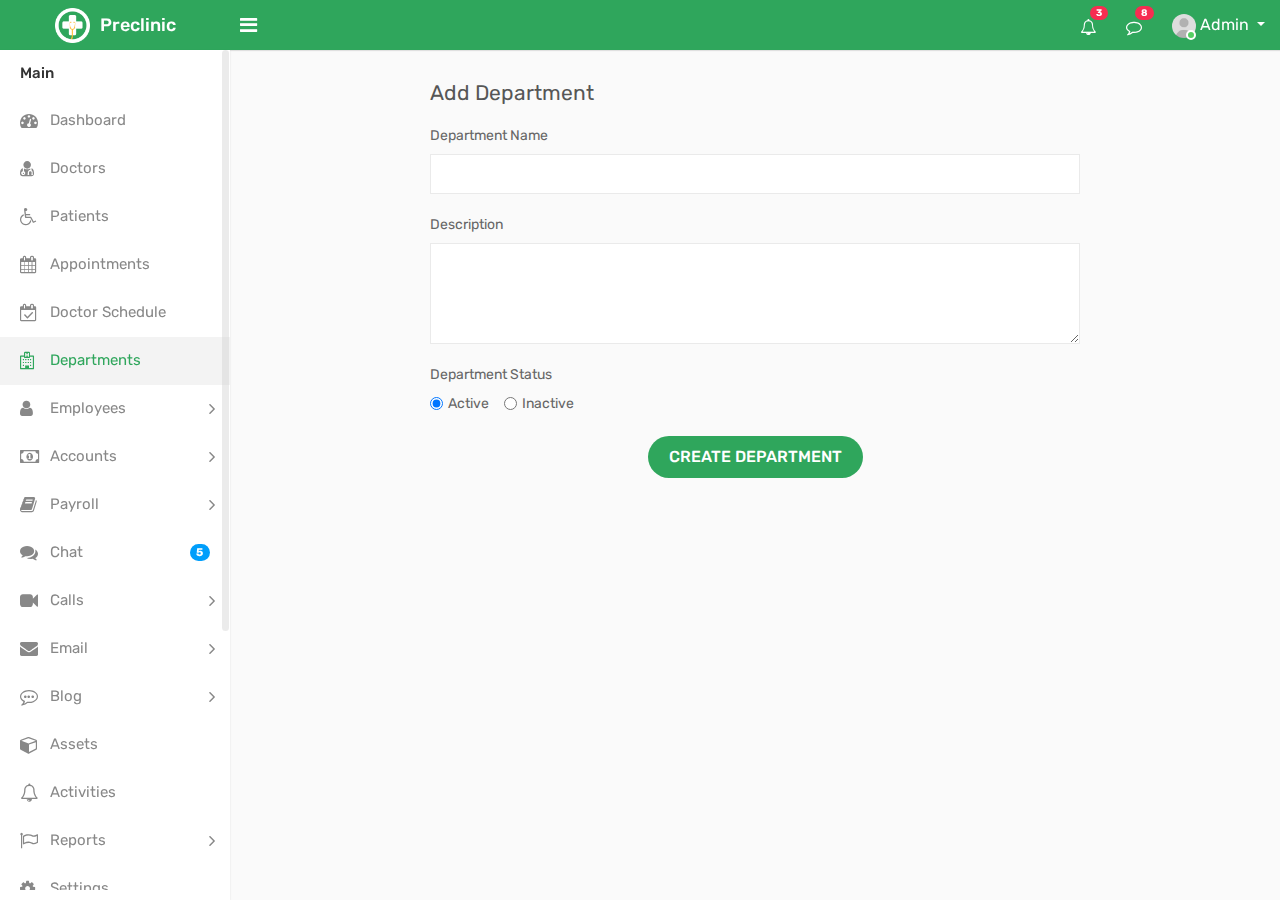
<file: Admin Dashboard/add-department.html>
<!DOCTYPE html>
<html lang="en">


<!-- add-department24:07-->
<head>
    <meta charset="utf-8">
    <meta name="viewport" content="width=device-width, initial-scale=1.0, user-scalable=0">
    <link rel="shortcut icon" type="image/x-icon" href="assets/img/favicon.ico">
    <title>Preclinic - Medical & Hospital - Bootstrap 4 Admin Template</title>
    <link rel="stylesheet" type="text/css" href="assets/css/bootstrap.min.css">
    <link rel="stylesheet" type="text/css" href="assets/css/font-awesome.min.css">
    <link rel="stylesheet" type="text/css" href="assets/css/select2.min.css">
    <link rel="stylesheet" type="text/css" href="assets/css/style.css">
    <!--[if lt IE 9]>
		<script src="assets/js/html5shiv.min.js"></script>
		<script src="assets/js/respond.min.js"></script>
	<![endif]-->
</head>

<body>
    <div class="main-wrapper">
        <div class="header">
			<div class="header-left">
				<a href="index-2.html" class="logo">
					<img src="assets/img/logo.png" width="35" height="35" alt=""> <span>Preclinic</span>
				</a>
			</div>
			<a id="toggle_btn" href="javascript:void(0);"><i class="fa fa-bars"></i></a>
            <a id="mobile_btn" class="mobile_btn float-left" href="#sidebar"><i class="fa fa-bars"></i></a>
            <ul class="nav user-menu float-right">
                <li class="nav-item dropdown d-none d-sm-block">
                    <a href="#" class="dropdown-toggle nav-link" data-toggle="dropdown"><i class="fa fa-bell-o"></i> <span class="badge badge-pill bg-danger float-right">3</span></a>
                    <div class="dropdown-menu notifications">
                        <div class="topnav-dropdown-header">
                            <span>Notifications</span>
                        </div>
                        <div class="drop-scroll">
                            <ul class="notification-list">
                                <li class="notification-message">
                                    <a href="activities.html">
                                        <div class="media">
											<span class="avatar">
												<img alt="John Doe" src="assets/img/user.jpg" class="img-fluid rounded-circle">
											</span>
											<div class="media-body">
												<p class="noti-details"><span class="noti-title">John Doe</span> added new task <span class="noti-title">Patient appointment booking</span></p>
												<p class="noti-time"><span class="notification-time">4 mins ago</span></p>
											</div>
                                        </div>
                                    </a>
                                </li>
                                <li class="notification-message">
                                    <a href="activities.html">
                                        <div class="media">
											<span class="avatar">V</span>
											<div class="media-body">
												<p class="noti-details"><span class="noti-title">Tarah Shropshire</span> changed the task name <span class="noti-title">Appointment booking with payment gateway</span></p>
												<p class="noti-time"><span class="notification-time">6 mins ago</span></p>
											</div>
                                        </div>
                                    </a>
                                </li>
                                <li class="notification-message">
                                    <a href="activities.html">
                                        <div class="media">
											<span class="avatar">L</span>
											<div class="media-body">
												<p class="noti-details"><span class="noti-title">Misty Tison</span> added <span class="noti-title">Domenic Houston</span> and <span class="noti-title">Claire Mapes</span> to project <span class="noti-title">Doctor available module</span></p>
												<p class="noti-time"><span class="notification-time">8 mins ago</span></p>
											</div>
                                        </div>
                                    </a>
                                </li>
                                <li class="notification-message">
                                    <a href="activities.html">
                                        <div class="media">
											<span class="avatar">G</span>
											<div class="media-body">
												<p class="noti-details"><span class="noti-title">Rolland Webber</span> completed task <span class="noti-title">Patient and Doctor video conferencing</span></p>
												<p class="noti-time"><span class="notification-time">12 mins ago</span></p>
											</div>
                                        </div>
                                    </a>
                                </li>
                                <li class="notification-message">
                                    <a href="activities.html">
                                        <div class="media">
											<span class="avatar">V</span>
											<div class="media-body">
												<p class="noti-details"><span class="noti-title">Bernardo Galaviz</span> added new task <span class="noti-title">Private chat module</span></p>
												<p class="noti-time"><span class="notification-time">2 days ago</span></p>
											</div>
                                        </div>
                                    </a>
                                </li>
                            </ul>
                        </div>
                        <div class="topnav-dropdown-footer">
                            <a href="activities.html">View all Notifications</a>
                        </div>
                    </div>
                </li>
                <li class="nav-item dropdown d-none d-sm-block">
                    <a href="javascript:void(0);" id="open_msg_box" class="hasnotifications nav-link"><i class="fa fa-comment-o"></i> <span class="badge badge-pill bg-danger float-right">8</span></a>
                </li>
                <li class="nav-item dropdown has-arrow">
                    <a href="#" class="dropdown-toggle nav-link user-link" data-toggle="dropdown">
                        <span class="user-img"><img class="rounded-circle" src="assets/img/user.jpg" width="40" alt="Admin">
							<span class="status online"></span></span>
                        <span>Admin</span>
                    </a>
					<div class="dropdown-menu">
						<a class="dropdown-item" href="profile.html">My Profile</a>
						<a class="dropdown-item" href="edit-profile.html">Edit Profile</a>
						<a class="dropdown-item" href="settings.html">Settings</a>
						<a class="dropdown-item" href="login.html">Logout</a>
					</div>
                </li>
            </ul>
            <div class="dropdown mobile-user-menu float-right">
                <a href="#" class="nav-link dropdown-toggle" data-toggle="dropdown" aria-expanded="false"><i class="fa fa-ellipsis-v"></i></a>
                <div class="dropdown-menu dropdown-menu-right">
                    <a class="dropdown-item" href="profile.html">My Profile</a>
                    <a class="dropdown-item" href="edit-profile.html">Edit Profile</a>
                    <a class="dropdown-item" href="settings.html">Settings</a>
                    <a class="dropdown-item" href="login.html">Logout</a>
                </div>
            </div>
        </div>
        <div class="sidebar" id="sidebar">
            <div class="sidebar-inner slimscroll">
                <div id="sidebar-menu" class="sidebar-menu">
                    <ul>
                        <li class="menu-title">Main</li>
                        <li>
                            <a href="index-2.html"><i class="fa fa-dashboard"></i> <span>Dashboard</span></a>
                        </li>
						<li>
                            <a href="doctors.html"><i class="fa fa-user-md"></i> <span>Doctors</span></a>
                        </li>
                        <li>
                            <a href="patients.html"><i class="fa fa-wheelchair"></i> <span>Patients</span></a>
                        </li>
                        <li>
                            <a href="appointments.html"><i class="fa fa-calendar"></i> <span>Appointments</span></a>
                        </li>
                        <li>
                            <a href="schedule.html"><i class="fa fa-calendar-check-o"></i> <span>Doctor Schedule</span></a>
                        </li>
                        <li class="active">
                            <a href="departments.html"><i class="fa fa-hospital-o"></i> <span>Departments</span></a>
                        </li>
						<li class="submenu">
							<a href="#"><i class="fa fa-user"></i> <span> Employees </span> <span class="menu-arrow"></span></a>
							<ul style="display: none;">
								<li><a href="employees.html">Employees List</a></li>
								<li><a href="leaves.html">Leaves</a></li>
								<li><a href="holidays.html">Holidays</a></li>
								<li><a href="attendance.html">Attendance</a></li>
							</ul>
						</li>
						<li class="submenu">
							<a href="#"><i class="fa fa-money"></i> <span> Accounts </span> <span class="menu-arrow"></span></a>
							<ul style="display: none;">
								<li><a href="invoices.html">Invoices</a></li>
								<li><a href="payments.html">Payments</a></li>
								<li><a href="expenses.html">Expenses</a></li>
								<li><a href="taxes.html">Taxes</a></li>
								<li><a href="provident-fund.html">Provident Fund</a></li>
							</ul>
						</li>
						<li class="submenu">
							<a href="#"><i class="fa fa-book"></i> <span> Payroll </span> <span class="menu-arrow"></span></a>
							<ul style="display: none;">
								<li><a href="salary.html"> Employee Salary </a></li>
								<li><a href="salary-view.html"> Payslip </a></li>
							</ul>
						</li>
                        <li>
                            <a href="chat.html"><i class="fa fa-comments"></i> <span>Chat</span> <span class="badge badge-pill bg-primary float-right">5</span></a>
                        </li>
                        <li class="submenu">
                            <a href="#"><i class="fa fa-video-camera camera"></i> <span> Calls</span> <span class="menu-arrow"></span></a>
                            <ul style="display: none;">
                                <li><a href="voice-call.html">Voice Call</a></li>
                                <li><a href="video-call.html">Video Call</a></li>
                                <li><a href="incoming-call.html">Incoming Call</a></li>
                            </ul>
                        </li>
                        <li class="submenu">
                            <a href="#"><i class="fa fa-envelope"></i> <span> Email</span> <span class="menu-arrow"></span></a>
                            <ul style="display: none;">
                                <li><a href="compose.html">Compose Mail</a></li>
                                <li><a href="inbox.html">Inbox</a></li>
                                <li><a href="mail-view.html">Mail View</a></li>
                            </ul>
                        </li>
                        <li class="submenu">
                            <a href="#"><i class="fa fa-commenting-o"></i> <span> Blog</span> <span class="menu-arrow"></span></a>
                            <ul style="display: none;">
                                <li><a href="blog.html">Blog</a></li>
                                <li><a href="blog-details.html">Blog View</a></li>
                                <li><a href="add-blog.html">Add Blog</a></li>
                                <li><a href="edit-blog.html">Edit Blog</a></li>
                            </ul>
                        </li>
						<li>
							<a href="assets.html"><i class="fa fa-cube"></i> <span>Assets</span></a>
						</li>
						<li>
							<a href="activities.html"><i class="fa fa-bell-o"></i> <span>Activities</span></a>
						</li>
						<li class="submenu">
							<a href="#"><i class="fa fa-flag-o"></i> <span> Reports </span> <span class="menu-arrow"></span></a>
							<ul style="display: none;">
								<li><a href="expense-reports.html"> Expense Report </a></li>
								<li><a href="invoice-reports.html"> Invoice Report </a></li>
							</ul>
						</li>
                        <li>
                            <a href="settings.html"><i class="fa fa-cog"></i> <span>Settings</span></a>
                        </li>
                        <li class="menu-title">UI Elements</li>
                        <li class="submenu">
                            <a href="#"><i class="fa fa-laptop"></i> <span> Components</span> <span class="menu-arrow"></span></a>
                            <ul style="display: none;">
                                <li><a href="uikit.html">UI Kit</a></li>
                                <li><a href="typography.html">Typography</a></li>
                                <li><a href="tabs.html">Tabs</a></li>
                            </ul>
                        </li>
                        <li class="submenu">
                            <a href="#"><i class="fa fa-edit"></i> <span> Forms</span> <span class="menu-arrow"></span></a>
                            <ul style="display: none;">
                                <li><a href="form-basic-inputs.html">Basic Inputs</a></li>
                                <li><a href="form-input-groups.html">Input Groups</a></li>
                                <li><a href="form-horizontal.html">Horizontal Form</a></li>
                                <li><a href="form-vertical.html">Vertical Form</a></li>
                            </ul>
                        </li>
                        <li class="submenu">
                            <a href="#"><i class="fa fa-table"></i> <span> Tables</span> <span class="menu-arrow"></span></a>
                            <ul style="display: none;">
                                <li><a href="tables-basic.html">Basic Tables</a></li>
                                <li><a href="tables-datatables.html">Data Table</a></li>
                            </ul>
                        </li>
                        <li>
                            <a href="calendar.html"><i class="fa fa-calendar"></i> <span>Calendar</span></a>
                        </li>
                        <li class="menu-title">Extras</li>
                        <li class="submenu">
                            <a href="#"><i class="fa fa-columns"></i> <span>Pages</span> <span class="menu-arrow"></span></a>
                            <ul style="display: none;">
                                <li><a href="login.html"> Login </a></li>
                                <li><a href="register.html"> Register </a></li>
                                <li><a href="forgot-password.html"> Forgot Password </a></li>
                                <li><a href="change-password2.html"> Change Password </a></li>
                                <li><a href="lock-screen.html"> Lock Screen </a></li>
                                <li><a href="profile.html"> Profile </a></li>
                                <li><a href="gallery.html"> Gallery </a></li>
                                <li><a href="error-404.html">404 Error </a></li>
                                <li><a href="error-500.html">500 Error </a></li>
                                <li><a href="blank-page.html"> Blank Page </a></li>
                            </ul>
                        </li>
                        <li class="submenu">
                            <a href="javascript:void(0);"><i class="fa fa-share-alt"></i> <span>Multi Level</span> <span class="menu-arrow"></span></a>
                            <ul style="display: none;">
                                <li class="submenu">
                                    <a href="javascript:void(0);"><span>Level 1</span> <span class="menu-arrow"></span></a>
                                    <ul style="display: none;">
                                        <li><a href="javascript:void(0);"><span>Level 2</span></a></li>
                                        <li class="submenu">
                                            <a href="javascript:void(0);"> <span> Level 2</span> <span class="menu-arrow"></span></a>
                                            <ul style="display: none;">
                                                <li><a href="javascript:void(0);">Level 3</a></li>
                                                <li><a href="javascript:void(0);">Level 3</a></li>
                                            </ul>
                                        </li>
                                        <li><a href="javascript:void(0);"><span>Level 2</span></a></li>
                                    </ul>
                                </li>
                                <li>
                                    <a href="javascript:void(0);"><span>Level 1</span></a>
                                </li>
                            </ul>
                        </li>
                    </ul>
                </div>
            </div>
        </div>
        <div class="page-wrapper">
            <div class="content">
                <div class="row">
                    <div class="col-lg-8 offset-lg-2">
                        <h4 class="page-title">Add Department</h4>
                    </div>
                </div>
                <div class="row">
                    <div class="col-lg-8 offset-lg-2">
                        <form>
							<div class="form-group">
								<label>Department Name</label>
								<input class="form-control" type="text">
							</div>
                            <div class="form-group">
                                <label>Description</label>
                                <textarea cols="30" rows="4" class="form-control"></textarea>
                            </div>
                            <div class="form-group">
                                <label class="display-block">Department Status</label>
								<div class="form-check form-check-inline">
									<input class="form-check-input" type="radio" name="status" id="product_active" value="option1" checked>
									<label class="form-check-label" for="product_active">
									Active
									</label>
								</div>
								<div class="form-check form-check-inline">
									<input class="form-check-input" type="radio" name="status" id="product_inactive" value="option2">
									<label class="form-check-label" for="product_inactive">
									Inactive
									</label>
								</div>
                            </div>
                            <div class="m-t-20 text-center">
                                <button class="btn btn-primary submit-btn">Create Department</button>
                            </div>
                        </form>
                    </div>
                </div>
            </div>
			<div class="notification-box">
                <div class="msg-sidebar notifications msg-noti">
                    <div class="topnav-dropdown-header">
                        <span>Messages</span>
                    </div>
                    <div class="drop-scroll msg-list-scroll" id="msg_list">
                        <ul class="list-box">
                            <li>
                                <a href="chat.html">
                                    <div class="list-item">
                                        <div class="list-left">
                                            <span class="avatar">R</span>
                                        </div>
                                        <div class="list-body">
                                            <span class="message-author">Richard Miles </span>
                                            <span class="message-time">12:28 AM</span>
                                            <div class="clearfix"></div>
                                            <span class="message-content">Lorem ipsum dolor sit amet, consectetur adipiscing</span>
                                        </div>
                                    </div>
                                </a>
                            </li>
                            <li>
                                <a href="chat.html">
                                    <div class="list-item new-message">
                                        <div class="list-left">
                                            <span class="avatar">J</span>
                                        </div>
                                        <div class="list-body">
                                            <span class="message-author">John Doe</span>
                                            <span class="message-time">1 Aug</span>
                                            <div class="clearfix"></div>
                                            <span class="message-content">Lorem ipsum dolor sit amet, consectetur adipiscing</span>
                                        </div>
                                    </div>
                                </a>
                            </li>
                            <li>
                                <a href="chat.html">
                                    <div class="list-item">
                                        <div class="list-left">
                                            <span class="avatar">T</span>
                                        </div>
                                        <div class="list-body">
                                            <span class="message-author"> Tarah Shropshire </span>
                                            <span class="message-time">12:28 AM</span>
                                            <div class="clearfix"></div>
                                            <span class="message-content">Lorem ipsum dolor sit amet, consectetur adipiscing</span>
                                        </div>
                                    </div>
                                </a>
                            </li>
                            <li>
                                <a href="chat.html">
                                    <div class="list-item">
                                        <div class="list-left">
                                            <span class="avatar">M</span>
                                        </div>
                                        <div class="list-body">
                                            <span class="message-author">Mike Litorus</span>
                                            <span class="message-time">12:28 AM</span>
                                            <div class="clearfix"></div>
                                            <span class="message-content">Lorem ipsum dolor sit amet, consectetur adipiscing</span>
                                        </div>
                                    </div>
                                </a>
                            </li>
                            <li>
                                <a href="chat.html">
                                    <div class="list-item">
                                        <div class="list-left">
                                            <span class="avatar">C</span>
                                        </div>
                                        <div class="list-body">
                                            <span class="message-author"> Catherine Manseau </span>
                                            <span class="message-time">12:28 AM</span>
                                            <div class="clearfix"></div>
                                            <span class="message-content">Lorem ipsum dolor sit amet, consectetur adipiscing</span>
                                        </div>
                                    </div>
                                </a>
                            </li>
                            <li>
                                <a href="chat.html">
                                    <div class="list-item">
                                        <div class="list-left">
                                            <span class="avatar">D</span>
                                        </div>
                                        <div class="list-body">
                                            <span class="message-author"> Domenic Houston </span>
                                            <span class="message-time">12:28 AM</span>
                                            <div class="clearfix"></div>
                                            <span class="message-content">Lorem ipsum dolor sit amet, consectetur adipiscing</span>
                                        </div>
                                    </div>
                                </a>
                            </li>
                            <li>
                                <a href="chat.html">
                                    <div class="list-item">
                                        <div class="list-left">
                                            <span class="avatar">B</span>
                                        </div>
                                        <div class="list-body">
                                            <span class="message-author"> Buster Wigton </span>
                                            <span class="message-time">12:28 AM</span>
                                            <div class="clearfix"></div>
                                            <span class="message-content">Lorem ipsum dolor sit amet, consectetur adipiscing</span>
                                        </div>
                                    </div>
                                </a>
                            </li>
                            <li>
                                <a href="chat.html">
                                    <div class="list-item">
                                        <div class="list-left">
                                            <span class="avatar">R</span>
                                        </div>
                                        <div class="list-body">
                                            <span class="message-author"> Rolland Webber </span>
                                            <span class="message-time">12:28 AM</span>
                                            <div class="clearfix"></div>
                                            <span class="message-content">Lorem ipsum dolor sit amet, consectetur adipiscing</span>
                                        </div>
                                    </div>
                                </a>
                            </li>
                            <li>
                                <a href="chat.html">
                                    <div class="list-item">
                                        <div class="list-left">
                                            <span class="avatar">C</span>
                                        </div>
                                        <div class="list-body">
                                            <span class="message-author"> Claire Mapes </span>
                                            <span class="message-time">12:28 AM</span>
                                            <div class="clearfix"></div>
                                            <span class="message-content">Lorem ipsum dolor sit amet, consectetur adipiscing</span>
                                        </div>
                                    </div>
                                </a>
                            </li>
                            <li>
                                <a href="chat.html">
                                    <div class="list-item">
                                        <div class="list-left">
                                            <span class="avatar">M</span>
                                        </div>
                                        <div class="list-body">
                                            <span class="message-author">Melita Faucher</span>
                                            <span class="message-time">12:28 AM</span>
                                            <div class="clearfix"></div>
                                            <span class="message-content">Lorem ipsum dolor sit amet, consectetur adipiscing</span>
                                        </div>
                                    </div>
                                </a>
                            </li>
                            <li>
                                <a href="chat.html">
                                    <div class="list-item">
                                        <div class="list-left">
                                            <span class="avatar">J</span>
                                        </div>
                                        <div class="list-body">
                                            <span class="message-author">Jeffery Lalor</span>
                                            <span class="message-time">12:28 AM</span>
                                            <div class="clearfix"></div>
                                            <span class="message-content">Lorem ipsum dolor sit amet, consectetur adipiscing</span>
                                        </div>
                                    </div>
                                </a>
                            </li>
                            <li>
                                <a href="chat.html">
                                    <div class="list-item">
                                        <div class="list-left">
                                            <span class="avatar">L</span>
                                        </div>
                                        <div class="list-body">
                                            <span class="message-author">Loren Gatlin</span>
                                            <span class="message-time">12:28 AM</span>
                                            <div class="clearfix"></div>
                                            <span class="message-content">Lorem ipsum dolor sit amet, consectetur adipiscing</span>
                                        </div>
                                    </div>
                                </a>
                            </li>
                            <li>
                                <a href="chat.html">
                                    <div class="list-item">
                                        <div class="list-left">
                                            <span class="avatar">T</span>
                                        </div>
                                        <div class="list-body">
                                            <span class="message-author">Tarah Shropshire</span>
                                            <span class="message-time">12:28 AM</span>
                                            <div class="clearfix"></div>
                                            <span class="message-content">Lorem ipsum dolor sit amet, consectetur adipiscing</span>
                                        </div>
                                    </div>
                                </a>
                            </li>
                        </ul>
                    </div>
                    <div class="topnav-dropdown-footer">
                        <a href="chat.html">See all messages</a>
                    </div>
                </div>
            </div>
        </div>
    </div>
    <div class="sidebar-overlay" data-reff=""></div>
    <script src="assets/js/jquery-3.2.1.min.js"></script>
	<script src="assets/js/popper.min.js"></script>
    <script src="assets/js/bootstrap.min.js"></script>
    <script src="assets/js/jquery.slimscroll.js"></script>
    <script src="assets/js/select2.min.js"></script>
    <script src="assets/js/app.js"></script>
</body>


<!-- add-department24:07-->
</html>
</file>
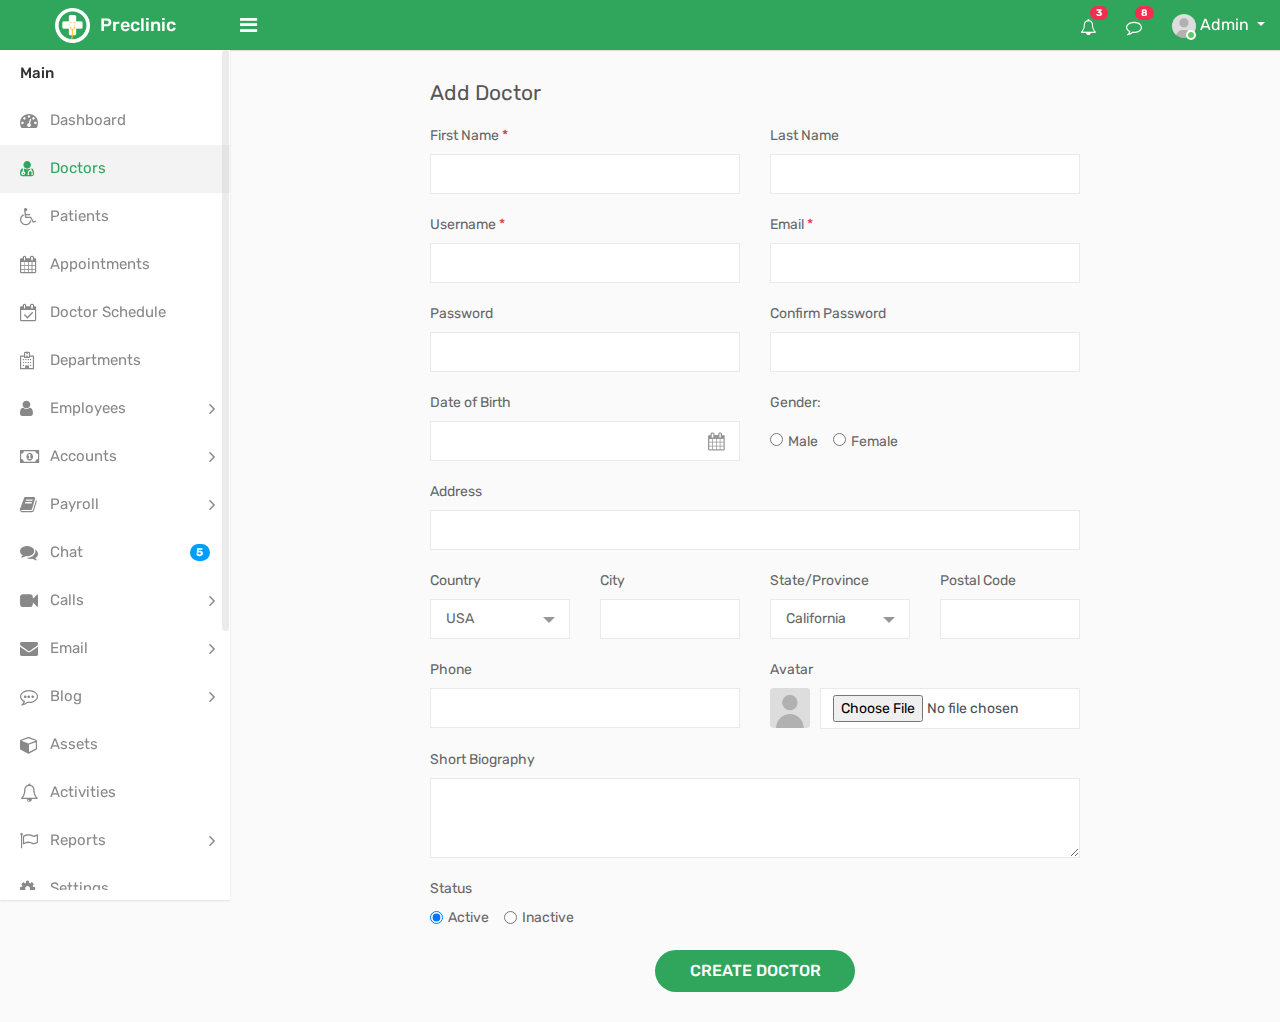
<file: Admin Dashboard/add-doctor.html>
<!DOCTYPE html>
<html lang="en">


<!-- add-doctor24:06-->
<head>
    <meta charset="utf-8">
    <meta name="viewport" content="width=device-width, initial-scale=1.0, user-scalable=0">
    <link rel="shortcut icon" type="image/x-icon" href="assets/img/favicon.ico">
    <title>Preclinic - Medical & Hospital - Bootstrap 4 Admin Template</title>
    <link rel="stylesheet" type="text/css" href="assets/css/bootstrap.min.css">
    <link rel="stylesheet" type="text/css" href="assets/css/font-awesome.min.css">
    <link rel="stylesheet" type="text/css" href="assets/css/select2.min.css">
    <link rel="stylesheet" type="text/css" href="assets/css/bootstrap-datetimepicker.min.css">
    <link rel="stylesheet" type="text/css" href="assets/css/style.css">
    <!--[if lt IE 9]>
		<script src="assets/js/html5shiv.min.js"></script>
		<script src="assets/js/respond.min.js"></script>
	<![endif]-->
</head>

<body>
    <div class="main-wrapper">
        <div class="header">
			<div class="header-left">
				<a href="index-2.html" class="logo">
					<img src="assets/img/logo.png" width="35" height="35" alt=""> <span>Preclinic</span>
				</a>
			</div>
			<a id="toggle_btn" href="javascript:void(0);"><i class="fa fa-bars"></i></a>
            <a id="mobile_btn" class="mobile_btn float-left" href="#sidebar"><i class="fa fa-bars"></i></a>
            <ul class="nav user-menu float-right">
                <li class="nav-item dropdown d-none d-sm-block">
                    <a href="#" class="dropdown-toggle nav-link" data-toggle="dropdown"><i class="fa fa-bell-o"></i> <span class="badge badge-pill bg-danger float-right">3</span></a>
                    <div class="dropdown-menu notifications">
                        <div class="topnav-dropdown-header">
                            <span>Notifications</span>
                        </div>
                        <div class="drop-scroll">
                            <ul class="notification-list">
                                <li class="notification-message">
                                    <a href="activities.html">
                                        <div class="media">
											<span class="avatar">
												<img alt="John Doe" src="assets/img/user.jpg" class="img-fluid rounded-circle">
											</span>
											<div class="media-body">
												<p class="noti-details"><span class="noti-title">John Doe</span> added new task <span class="noti-title">Patient appointment booking</span></p>
												<p class="noti-time"><span class="notification-time">4 mins ago</span></p>
											</div>
                                        </div>
                                    </a>
                                </li>
                                <li class="notification-message">
                                    <a href="activities.html">
                                        <div class="media">
											<span class="avatar">V</span>
											<div class="media-body">
												<p class="noti-details"><span class="noti-title">Tarah Shropshire</span> changed the task name <span class="noti-title">Appointment booking with payment gateway</span></p>
												<p class="noti-time"><span class="notification-time">6 mins ago</span></p>
											</div>
                                        </div>
                                    </a>
                                </li>
                                <li class="notification-message">
                                    <a href="activities.html">
                                        <div class="media">
											<span class="avatar">L</span>
											<div class="media-body">
												<p class="noti-details"><span class="noti-title">Misty Tison</span> added <span class="noti-title">Domenic Houston</span> and <span class="noti-title">Claire Mapes</span> to project <span class="noti-title">Doctor available module</span></p>
												<p class="noti-time"><span class="notification-time">8 mins ago</span></p>
											</div>
                                        </div>
                                    </a>
                                </li>
                                <li class="notification-message">
                                    <a href="activities.html">
                                        <div class="media">
											<span class="avatar">G</span>
											<div class="media-body">
												<p class="noti-details"><span class="noti-title">Rolland Webber</span> completed task <span class="noti-title">Patient and Doctor video conferencing</span></p>
												<p class="noti-time"><span class="notification-time">12 mins ago</span></p>
											</div>
                                        </div>
                                    </a>
                                </li>
                                <li class="notification-message">
                                    <a href="activities.html">
                                        <div class="media">
											<span class="avatar">V</span>
											<div class="media-body">
												<p class="noti-details"><span class="noti-title">Bernardo Galaviz</span> added new task <span class="noti-title">Private chat module</span></p>
												<p class="noti-time"><span class="notification-time">2 days ago</span></p>
											</div>
                                        </div>
                                    </a>
                                </li>
                            </ul>
                        </div>
                        <div class="topnav-dropdown-footer">
                            <a href="activities.html">View all Notifications</a>
                        </div>
                    </div>
                </li>
                <li class="nav-item dropdown d-none d-sm-block">
                    <a href="javascript:void(0);" id="open_msg_box" class="hasnotifications nav-link"><i class="fa fa-comment-o"></i> <span class="badge badge-pill bg-danger float-right">8</span></a>
                </li>
                <li class="nav-item dropdown has-arrow">
                    <a href="#" class="dropdown-toggle nav-link user-link" data-toggle="dropdown">
                        <span class="user-img"><img class="rounded-circle" src="assets/img/user.jpg" width="40" alt="Admin">
							<span class="status online"></span></span>
                        <span>Admin</span>
                    </a>
					<div class="dropdown-menu">
						<a class="dropdown-item" href="profile.html">My Profile</a>
						<a class="dropdown-item" href="edit-profile.html">Edit Profile</a>
						<a class="dropdown-item" href="settings.html">Settings</a>
						<a class="dropdown-item" href="login.html">Logout</a>
					</div>
                </li>
            </ul>
            <div class="dropdown mobile-user-menu float-right">
                <a href="#" class="nav-link dropdown-toggle" data-toggle="dropdown" aria-expanded="false"><i class="fa fa-ellipsis-v"></i></a>
                <div class="dropdown-menu dropdown-menu-right">
                    <a class="dropdown-item" href="profile.html">My Profile</a>
                    <a class="dropdown-item" href="edit-profile.html">Edit Profile</a>
                    <a class="dropdown-item" href="settings.html">Settings</a>
                    <a class="dropdown-item" href="login.html">Logout</a>
                </div>
            </div>
        </div>
        <div class="sidebar" id="sidebar">
            <div class="sidebar-inner slimscroll">
                <div id="sidebar-menu" class="sidebar-menu">
                    <ul>
                        <li class="menu-title">Main</li>
                        <li>
                            <a href="index-2.html"><i class="fa fa-dashboard"></i> <span>Dashboard</span></a>
                        </li>
						<li class="active">
                            <a href="doctors.html"><i class="fa fa-user-md"></i> <span>Doctors</span></a>
                        </li>
                        <li>
                            <a href="patients.html"><i class="fa fa-wheelchair"></i> <span>Patients</span></a>
                        </li>
                        <li>
                            <a href="appointments.html"><i class="fa fa-calendar"></i> <span>Appointments</span></a>
                        </li>
                        <li>
                            <a href="schedule.html"><i class="fa fa-calendar-check-o"></i> <span>Doctor Schedule</span></a>
                        </li>
                        <li>
                            <a href="departments.html"><i class="fa fa-hospital-o"></i> <span>Departments</span></a>
                        </li>
						<li class="submenu">
							<a href="#"><i class="fa fa-user"></i> <span> Employees </span> <span class="menu-arrow"></span></a>
							<ul style="display: none;">
								<li><a href="employees.html">Employees List</a></li>
								<li><a href="leaves.html">Leaves</a></li>
								<li><a href="holidays.html">Holidays</a></li>
								<li><a href="attendance.html">Attendance</a></li>
							</ul>
						</li>
						<li class="submenu">
							<a href="#"><i class="fa fa-money"></i> <span> Accounts </span> <span class="menu-arrow"></span></a>
							<ul style="display: none;">
								<li><a href="invoices.html">Invoices</a></li>
								<li><a href="payments.html">Payments</a></li>
								<li><a href="expenses.html">Expenses</a></li>
								<li><a href="taxes.html">Taxes</a></li>
								<li><a href="provident-fund.html">Provident Fund</a></li>
							</ul>
						</li>
						<li class="submenu">
							<a href="#"><i class="fa fa-book"></i> <span> Payroll </span> <span class="menu-arrow"></span></a>
							<ul style="display: none;">
								<li><a href="salary.html"> Employee Salary </a></li>
								<li><a href="salary-view.html"> Payslip </a></li>
							</ul>
						</li>
                        <li>
                            <a href="chat.html"><i class="fa fa-comments"></i> <span>Chat</span> <span class="badge badge-pill bg-primary float-right">5</span></a>
                        </li>
                        <li class="submenu">
                            <a href="#"><i class="fa fa-video-camera camera"></i> <span> Calls</span> <span class="menu-arrow"></span></a>
                            <ul style="display: none;">
                                <li><a href="voice-call.html">Voice Call</a></li>
                                <li><a href="video-call.html">Video Call</a></li>
                                <li><a href="incoming-call.html">Incoming Call</a></li>
                            </ul>
                        </li>
                        <li class="submenu">
                            <a href="#"><i class="fa fa-envelope"></i> <span> Email</span> <span class="menu-arrow"></span></a>
                            <ul style="display: none;">
                                <li><a href="compose.html">Compose Mail</a></li>
                                <li><a href="inbox.html">Inbox</a></li>
                                <li><a href="mail-view.html">Mail View</a></li>
                            </ul>
                        </li>
                        <li class="submenu">
                            <a href="#"><i class="fa fa-commenting-o"></i> <span> Blog</span> <span class="menu-arrow"></span></a>
                            <ul style="display: none;">
                                <li><a href="blog.html">Blog</a></li>
                                <li><a href="blog-details.html">Blog View</a></li>
                                <li><a href="add-blog.html">Add Blog</a></li>
                                <li><a href="edit-blog.html">Edit Blog</a></li>
                            </ul>
                        </li>
						<li>
							<a href="assets.html"><i class="fa fa-cube"></i> <span>Assets</span></a>
						</li>
						<li>
							<a href="activities.html"><i class="fa fa-bell-o"></i> <span>Activities</span></a>
						</li>
						<li class="submenu">
							<a href="#"><i class="fa fa-flag-o"></i> <span> Reports </span> <span class="menu-arrow"></span></a>
							<ul style="display: none;">
								<li><a href="expense-reports.html"> Expense Report </a></li>
								<li><a href="invoice-reports.html"> Invoice Report </a></li>
							</ul>
						</li>
                        <li>
                            <a href="settings.html"><i class="fa fa-cog"></i> <span>Settings</span></a>
                        </li>
                        <li class="menu-title">UI Elements</li>
                        <li class="submenu">
                            <a href="#"><i class="fa fa-laptop"></i> <span> Components</span> <span class="menu-arrow"></span></a>
                            <ul style="display: none;">
                                <li><a href="uikit.html">UI Kit</a></li>
                                <li><a href="typography.html">Typography</a></li>
                                <li><a href="tabs.html">Tabs</a></li>
                            </ul>
                        </li>
                        <li class="submenu">
                            <a href="#"><i class="fa fa-edit"></i> <span> Forms</span> <span class="menu-arrow"></span></a>
                            <ul style="display: none;">
                                <li><a href="form-basic-inputs.html">Basic Inputs</a></li>
                                <li><a href="form-input-groups.html">Input Groups</a></li>
                                <li><a href="form-horizontal.html">Horizontal Form</a></li>
                                <li><a href="form-vertical.html">Vertical Form</a></li>
                            </ul>
                        </li>
                        <li class="submenu">
                            <a href="#"><i class="fa fa-table"></i> <span> Tables</span> <span class="menu-arrow"></span></a>
                            <ul style="display: none;">
                                <li><a href="tables-basic.html">Basic Tables</a></li>
                                <li><a href="tables-datatables.html">Data Table</a></li>
                            </ul>
                        </li>
                        <li>
                            <a href="calendar.html"><i class="fa fa-calendar"></i> <span>Calendar</span></a>
                        </li>
                        <li class="menu-title">Extras</li>
                        <li class="submenu">
                            <a href="#"><i class="fa fa-columns"></i> <span>Pages</span> <span class="menu-arrow"></span></a>
                            <ul style="display: none;">
                                <li><a href="login.html"> Login </a></li>
                                <li><a href="register.html"> Register </a></li>
                                <li><a href="forgot-password.html"> Forgot Password </a></li>
                                <li><a href="change-password2.html"> Change Password </a></li>
                                <li><a href="lock-screen.html"> Lock Screen </a></li>
                                <li><a href="profile.html"> Profile </a></li>
                                <li><a href="gallery.html"> Gallery </a></li>
                                <li><a href="error-404.html">404 Error </a></li>
                                <li><a href="error-500.html">500 Error </a></li>
                                <li><a href="blank-page.html"> Blank Page </a></li>
                            </ul>
                        </li>
                        <li class="submenu">
                            <a href="javascript:void(0);"><i class="fa fa-share-alt"></i> <span>Multi Level</span> <span class="menu-arrow"></span></a>
                            <ul style="display: none;">
                                <li class="submenu">
                                    <a href="javascript:void(0);"><span>Level 1</span> <span class="menu-arrow"></span></a>
                                    <ul style="display: none;">
                                        <li><a href="javascript:void(0);"><span>Level 2</span></a></li>
                                        <li class="submenu">
                                            <a href="javascript:void(0);"> <span> Level 2</span> <span class="menu-arrow"></span></a>
                                            <ul style="display: none;">
                                                <li><a href="javascript:void(0);">Level 3</a></li>
                                                <li><a href="javascript:void(0);">Level 3</a></li>
                                            </ul>
                                        </li>
                                        <li><a href="javascript:void(0);"><span>Level 2</span></a></li>
                                    </ul>
                                </li>
                                <li>
                                    <a href="javascript:void(0);"><span>Level 1</span></a>
                                </li>
                            </ul>
                        </li>
                    </ul>
                </div>
            </div>
        </div>
        <div class="page-wrapper">
            <div class="content">
                <div class="row">
                    <div class="col-lg-8 offset-lg-2">
                        <h4 class="page-title">Add Doctor</h4>
                    </div>
                </div>
                <div class="row">
                    <div class="col-lg-8 offset-lg-2">
                        <form>
                            <div class="row">
                                <div class="col-sm-6">
                                    <div class="form-group">
                                        <label>First Name <span class="text-danger">*</span></label>
                                        <input class="form-control" type="text">
                                    </div>
                                </div>
                                <div class="col-sm-6">
                                    <div class="form-group">
                                        <label>Last Name</label>
                                        <input class="form-control" type="text">
                                    </div>
                                </div>
                                <div class="col-sm-6">
                                    <div class="form-group">
                                        <label>Username <span class="text-danger">*</span></label>
                                        <input class="form-control" type="text">
                                    </div>
                                </div>
                                <div class="col-sm-6">
                                    <div class="form-group">
                                        <label>Email <span class="text-danger">*</span></label>
                                        <input class="form-control" type="email">
                                    </div>
                                </div>
                                <div class="col-sm-6">
                                    <div class="form-group">
                                        <label>Password</label>
                                        <input class="form-control" type="password">
                                    </div>
                                </div>
                                <div class="col-sm-6">
                                    <div class="form-group">
                                        <label>Confirm Password</label>
                                        <input class="form-control" type="password">
                                    </div>
                                </div>
								<div class="col-sm-6">
                                    <div class="form-group">
                                        <label>Date of Birth</label>
                                        <div class="cal-icon">
                                            <input type="text" class="form-control datetimepicker">
                                        </div>
                                    </div>
                                </div>
                                <div class="col-sm-6">
									<div class="form-group gender-select">
										<label class="gen-label">Gender:</label>
										<div class="form-check-inline">
											<label class="form-check-label">
												<input type="radio" name="gender" class="form-check-input">Male
											</label>
										</div>
										<div class="form-check-inline">
											<label class="form-check-label">
												<input type="radio" name="gender" class="form-check-input">Female
											</label>
										</div>
									</div>
                                </div>
								<div class="col-sm-12">
									<div class="row">
										<div class="col-sm-12">
											<div class="form-group">
												<label>Address</label>
												<input type="text" class="form-control ">
											</div>
										</div>
										<div class="col-sm-6 col-md-6 col-lg-3">
											<div class="form-group">
												<label>Country</label>
												<select class="form-control select">
													<option>USA</option>
													<option>United Kingdom</option>
												</select>
											</div>
										</div>
										<div class="col-sm-6 col-md-6 col-lg-3">
											<div class="form-group">
												<label>City</label>
												<input type="text" class="form-control">
											</div>
										</div>
										<div class="col-sm-6 col-md-6 col-lg-3">
											<div class="form-group">
												<label>State/Province</label>
												<select class="form-control select">
													<option>California</option>
													<option>Alaska</option>
													<option>Alabama</option>
												</select>
											</div>
										</div>
										<div class="col-sm-6 col-md-6 col-lg-3">
											<div class="form-group">
												<label>Postal Code</label>
												<input type="text" class="form-control">
											</div>
										</div>
									</div>
								</div>
                                <div class="col-sm-6">
                                    <div class="form-group">
                                        <label>Phone </label>
                                        <input class="form-control" type="text">
                                    </div>
                                </div>
                                <div class="col-sm-6">
									<div class="form-group">
										<label>Avatar</label>
										<div class="profile-upload">
											<div class="upload-img">
												<img alt="" src="assets/img/user.jpg">
											</div>
											<div class="upload-input">
												<input type="file" class="form-control">
											</div>
										</div>
									</div>
                                </div>
                            </div>
							<div class="form-group">
                                <label>Short Biography</label>
                                <textarea class="form-control" rows="3" cols="30"></textarea>
                            </div>
                            <div class="form-group">
                                <label class="display-block">Status</label>
								<div class="form-check form-check-inline">
									<input class="form-check-input" type="radio" name="status" id="doctor_active" value="option1" checked>
									<label class="form-check-label" for="doctor_active">
									Active
									</label>
								</div>
								<div class="form-check form-check-inline">
									<input class="form-check-input" type="radio" name="status" id="doctor_inactive" value="option2">
									<label class="form-check-label" for="doctor_inactive">
									Inactive
									</label>
								</div>
                            </div>
                            <div class="m-t-20 text-center">
                                <button class="btn btn-primary submit-btn">Create Doctor</button>
                            </div>
                        </form>
                    </div>
                </div>
            </div>
			<div class="notification-box">
                <div class="msg-sidebar notifications msg-noti">
                    <div class="topnav-dropdown-header">
                        <span>Messages</span>
                    </div>
                    <div class="drop-scroll msg-list-scroll" id="msg_list">
                        <ul class="list-box">
                            <li>
                                <a href="chat.html">
                                    <div class="list-item">
                                        <div class="list-left">
                                            <span class="avatar">R</span>
                                        </div>
                                        <div class="list-body">
                                            <span class="message-author">Richard Miles </span>
                                            <span class="message-time">12:28 AM</span>
                                            <div class="clearfix"></div>
                                            <span class="message-content">Lorem ipsum dolor sit amet, consectetur adipiscing</span>
                                        </div>
                                    </div>
                                </a>
                            </li>
                            <li>
                                <a href="chat.html">
                                    <div class="list-item new-message">
                                        <div class="list-left">
                                            <span class="avatar">J</span>
                                        </div>
                                        <div class="list-body">
                                            <span class="message-author">John Doe</span>
                                            <span class="message-time">1 Aug</span>
                                            <div class="clearfix"></div>
                                            <span class="message-content">Lorem ipsum dolor sit amet, consectetur adipiscing</span>
                                        </div>
                                    </div>
                                </a>
                            </li>
                            <li>
                                <a href="chat.html">
                                    <div class="list-item">
                                        <div class="list-left">
                                            <span class="avatar">T</span>
                                        </div>
                                        <div class="list-body">
                                            <span class="message-author"> Tarah Shropshire </span>
                                            <span class="message-time">12:28 AM</span>
                                            <div class="clearfix"></div>
                                            <span class="message-content">Lorem ipsum dolor sit amet, consectetur adipiscing</span>
                                        </div>
                                    </div>
                                </a>
                            </li>
                            <li>
                                <a href="chat.html">
                                    <div class="list-item">
                                        <div class="list-left">
                                            <span class="avatar">M</span>
                                        </div>
                                        <div class="list-body">
                                            <span class="message-author">Mike Litorus</span>
                                            <span class="message-time">12:28 AM</span>
                                            <div class="clearfix"></div>
                                            <span class="message-content">Lorem ipsum dolor sit amet, consectetur adipiscing</span>
                                        </div>
                                    </div>
                                </a>
                            </li>
                            <li>
                                <a href="chat.html">
                                    <div class="list-item">
                                        <div class="list-left">
                                            <span class="avatar">C</span>
                                        </div>
                                        <div class="list-body">
                                            <span class="message-author"> Catherine Manseau </span>
                                            <span class="message-time">12:28 AM</span>
                                            <div class="clearfix"></div>
                                            <span class="message-content">Lorem ipsum dolor sit amet, consectetur adipiscing</span>
                                        </div>
                                    </div>
                                </a>
                            </li>
                            <li>
                                <a href="chat.html">
                                    <div class="list-item">
                                        <div class="list-left">
                                            <span class="avatar">D</span>
                                        </div>
                                        <div class="list-body">
                                            <span class="message-author"> Domenic Houston </span>
                                            <span class="message-time">12:28 AM</span>
                                            <div class="clearfix"></div>
                                            <span class="message-content">Lorem ipsum dolor sit amet, consectetur adipiscing</span>
                                        </div>
                                    </div>
                                </a>
                            </li>
                            <li>
                                <a href="chat.html">
                                    <div class="list-item">
                                        <div class="list-left">
                                            <span class="avatar">B</span>
                                        </div>
                                        <div class="list-body">
                                            <span class="message-author"> Buster Wigton </span>
                                            <span class="message-time">12:28 AM</span>
                                            <div class="clearfix"></div>
                                            <span class="message-content">Lorem ipsum dolor sit amet, consectetur adipiscing</span>
                                        </div>
                                    </div>
                                </a>
                            </li>
                            <li>
                                <a href="chat.html">
                                    <div class="list-item">
                                        <div class="list-left">
                                            <span class="avatar">R</span>
                                        </div>
                                        <div class="list-body">
                                            <span class="message-author"> Rolland Webber </span>
                                            <span class="message-time">12:28 AM</span>
                                            <div class="clearfix"></div>
                                            <span class="message-content">Lorem ipsum dolor sit amet, consectetur adipiscing</span>
                                        </div>
                                    </div>
                                </a>
                            </li>
                            <li>
                                <a href="chat.html">
                                    <div class="list-item">
                                        <div class="list-left">
                                            <span class="avatar">C</span>
                                        </div>
                                        <div class="list-body">
                                            <span class="message-author"> Claire Mapes </span>
                                            <span class="message-time">12:28 AM</span>
                                            <div class="clearfix"></div>
                                            <span class="message-content">Lorem ipsum dolor sit amet, consectetur adipiscing</span>
                                        </div>
                                    </div>
                                </a>
                            </li>
                            <li>
                                <a href="chat.html">
                                    <div class="list-item">
                                        <div class="list-left">
                                            <span class="avatar">M</span>
                                        </div>
                                        <div class="list-body">
                                            <span class="message-author">Melita Faucher</span>
                                            <span class="message-time">12:28 AM</span>
                                            <div class="clearfix"></div>
                                            <span class="message-content">Lorem ipsum dolor sit amet, consectetur adipiscing</span>
                                        </div>
                                    </div>
                                </a>
                            </li>
                            <li>
                                <a href="chat.html">
                                    <div class="list-item">
                                        <div class="list-left">
                                            <span class="avatar">J</span>
                                        </div>
                                        <div class="list-body">
                                            <span class="message-author">Jeffery Lalor</span>
                                            <span class="message-time">12:28 AM</span>
                                            <div class="clearfix"></div>
                                            <span class="message-content">Lorem ipsum dolor sit amet, consectetur adipiscing</span>
                                        </div>
                                    </div>
                                </a>
                            </li>
                            <li>
                                <a href="chat.html">
                                    <div class="list-item">
                                        <div class="list-left">
                                            <span class="avatar">L</span>
                                        </div>
                                        <div class="list-body">
                                            <span class="message-author">Loren Gatlin</span>
                                            <span class="message-time">12:28 AM</span>
                                            <div class="clearfix"></div>
                                            <span class="message-content">Lorem ipsum dolor sit amet, consectetur adipiscing</span>
                                        </div>
                                    </div>
                                </a>
                            </li>
                            <li>
                                <a href="chat.html">
                                    <div class="list-item">
                                        <div class="list-left">
                                            <span class="avatar">T</span>
                                        </div>
                                        <div class="list-body">
                                            <span class="message-author">Tarah Shropshire</span>
                                            <span class="message-time">12:28 AM</span>
                                            <div class="clearfix"></div>
                                            <span class="message-content">Lorem ipsum dolor sit amet, consectetur adipiscing</span>
                                        </div>
                                    </div>
                                </a>
                            </li>
                        </ul>
                    </div>
                    <div class="topnav-dropdown-footer">
                        <a href="chat.html">See all messages</a>
                    </div>
                </div>
            </div>
        </div>
    </div>
    <div class="sidebar-overlay" data-reff=""></div>
    <script src="assets/js/jquery-3.2.1.min.js"></script>
	<script src="assets/js/popper.min.js"></script>
    <script src="assets/js/bootstrap.min.js"></script>
    <script src="assets/js/jquery.slimscroll.js"></script>
    <script src="assets/js/select2.min.js"></script>
	<script src="assets/js/moment.min.js"></script>
	<script src="assets/js/bootstrap-datetimepicker.min.js"></script>
    <script src="assets/js/app.js"></script>
</body>


<!-- add-doctor24:06-->
</html>
</file>
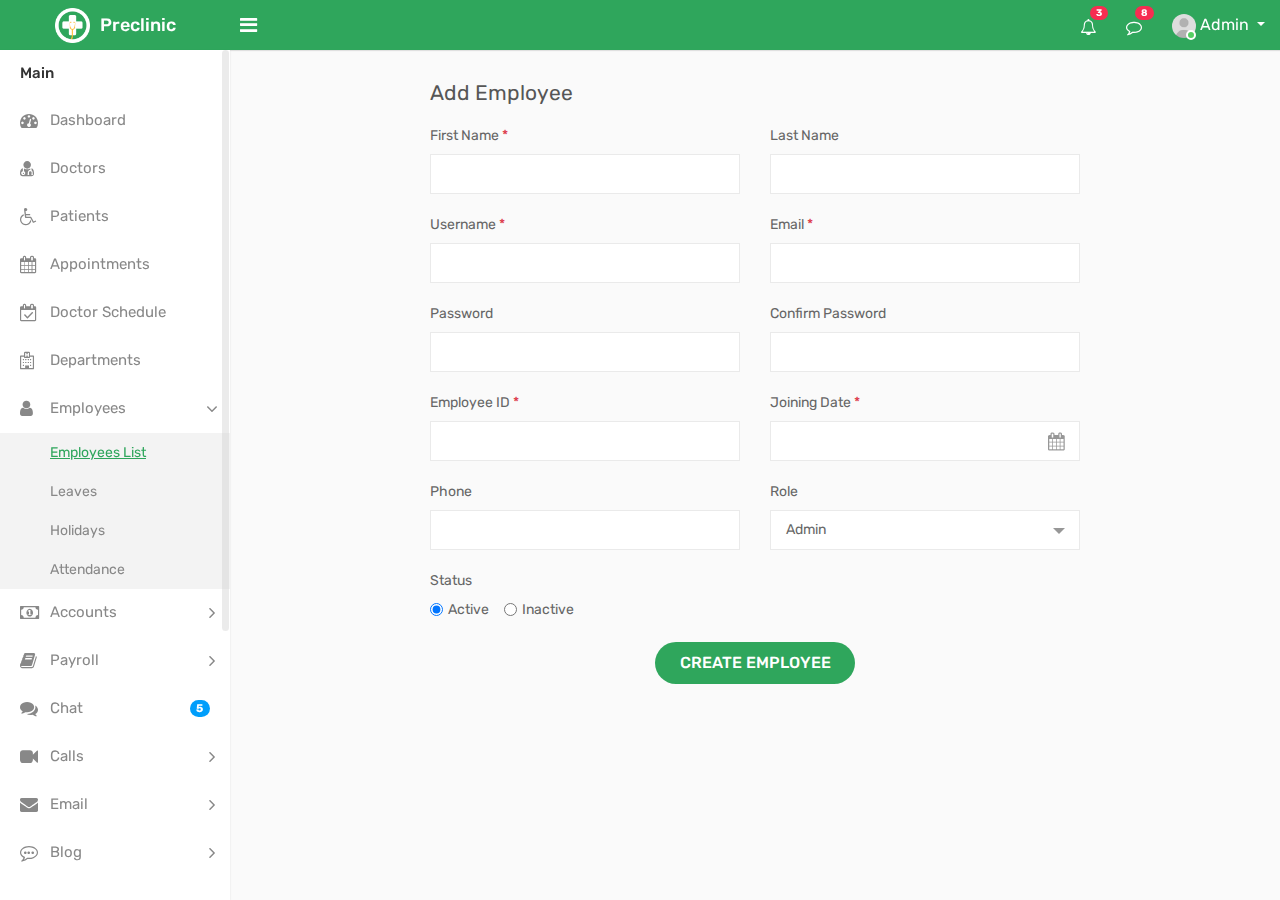
<file: Admin Dashboard/add-employee.html>
<!DOCTYPE html>
<html lang="en">


<!-- add-employee24:07-->
<head>
    <meta charset="utf-8">
    <meta name="viewport" content="width=device-width, initial-scale=1.0, user-scalable=0">
    <link rel="shortcut icon" type="image/x-icon" href="assets/img/favicon.ico">
    <title>Preclinic - Medical & Hospital - Bootstrap 4 Admin Template</title>
    <link rel="stylesheet" type="text/css" href="assets/css/bootstrap.min.css">
    <link rel="stylesheet" type="text/css" href="assets/css/font-awesome.min.css">
    <link rel="stylesheet" type="text/css" href="assets/css/select2.min.css">
	<link rel="stylesheet" type="text/css" href="assets/css/bootstrap-datetimepicker.min.css">
    <link rel="stylesheet" type="text/css" href="assets/css/style.css">
    <!--[if lt IE 9]>
		<script src="assets/js/html5shiv.min.js"></script>
		<script src="assets/js/respond.min.js"></script>
	<![endif]-->
</head>

<body>
    <div class="main-wrapper">
        <div class="header">
			<div class="header-left">
				<a href="index-2.html" class="logo">
					<img src="assets/img/logo.png" width="35" height="35" alt=""> <span>Preclinic</span>
				</a>
			</div>
			<a id="toggle_btn" href="javascript:void(0);"><i class="fa fa-bars"></i></a>
            <a id="mobile_btn" class="mobile_btn float-left" href="#sidebar"><i class="fa fa-bars"></i></a>
            <ul class="nav user-menu float-right">
                <li class="nav-item dropdown d-none d-sm-block">
                    <a href="#" class="dropdown-toggle nav-link" data-toggle="dropdown"><i class="fa fa-bell-o"></i> <span class="badge badge-pill bg-danger float-right">3</span></a>
                    <div class="dropdown-menu notifications">
                        <div class="topnav-dropdown-header">
                            <span>Notifications</span>
                        </div>
                        <div class="drop-scroll">
                            <ul class="notification-list">
                                <li class="notification-message">
                                    <a href="activities.html">
                                        <div class="media">
											<span class="avatar">
												<img alt="John Doe" src="assets/img/user.jpg" class="img-fluid rounded-circle">
											</span>
											<div class="media-body">
												<p class="noti-details"><span class="noti-title">John Doe</span> added new task <span class="noti-title">Patient appointment booking</span></p>
												<p class="noti-time"><span class="notification-time">4 mins ago</span></p>
											</div>
                                        </div>
                                    </a>
                                </li>
                                <li class="notification-message">
                                    <a href="activities.html">
                                        <div class="media">
											<span class="avatar">V</span>
											<div class="media-body">
												<p class="noti-details"><span class="noti-title">Tarah Shropshire</span> changed the task name <span class="noti-title">Appointment booking with payment gateway</span></p>
												<p class="noti-time"><span class="notification-time">6 mins ago</span></p>
											</div>
                                        </div>
                                    </a>
                                </li>
                                <li class="notification-message">
                                    <a href="activities.html">
                                        <div class="media">
											<span class="avatar">L</span>
											<div class="media-body">
												<p class="noti-details"><span class="noti-title">Misty Tison</span> added <span class="noti-title">Domenic Houston</span> and <span class="noti-title">Claire Mapes</span> to project <span class="noti-title">Doctor available module</span></p>
												<p class="noti-time"><span class="notification-time">8 mins ago</span></p>
											</div>
                                        </div>
                                    </a>
                                </li>
                                <li class="notification-message">
                                    <a href="activities.html">
                                        <div class="media">
											<span class="avatar">G</span>
											<div class="media-body">
												<p class="noti-details"><span class="noti-title">Rolland Webber</span> completed task <span class="noti-title">Patient and Doctor video conferencing</span></p>
												<p class="noti-time"><span class="notification-time">12 mins ago</span></p>
											</div>
                                        </div>
                                    </a>
                                </li>
                                <li class="notification-message">
                                    <a href="activities.html">
                                        <div class="media">
											<span class="avatar">V</span>
											<div class="media-body">
												<p class="noti-details"><span class="noti-title">Bernardo Galaviz</span> added new task <span class="noti-title">Private chat module</span></p>
												<p class="noti-time"><span class="notification-time">2 days ago</span></p>
											</div>
                                        </div>
                                    </a>
                                </li>
                            </ul>
                        </div>
                        <div class="topnav-dropdown-footer">
                            <a href="activities.html">View all Notifications</a>
                        </div>
                    </div>
                </li>
                <li class="nav-item dropdown d-none d-sm-block">
                    <a href="javascript:void(0);" id="open_msg_box" class="hasnotifications nav-link"><i class="fa fa-comment-o"></i> <span class="badge badge-pill bg-danger float-right">8</span></a>
                </li>
                <li class="nav-item dropdown has-arrow">
                    <a href="#" class="dropdown-toggle nav-link user-link" data-toggle="dropdown">
                        <span class="user-img"><img class="rounded-circle" src="assets/img/user.jpg" width="40" alt="Admin">
							<span class="status online"></span></span>
                        <span>Admin</span>
                    </a>
					<div class="dropdown-menu">
						<a class="dropdown-item" href="profile.html">My Profile</a>
						<a class="dropdown-item" href="edit-profile.html">Edit Profile</a>
						<a class="dropdown-item" href="settings.html">Settings</a>
						<a class="dropdown-item" href="login.html">Logout</a>
					</div>
                </li>
            </ul>
            <div class="dropdown mobile-user-menu float-right">
                <a href="#" class="nav-link dropdown-toggle" data-toggle="dropdown" aria-expanded="false"><i class="fa fa-ellipsis-v"></i></a>
                <div class="dropdown-menu dropdown-menu-right">
                    <a class="dropdown-item" href="profile.html">My Profile</a>
                    <a class="dropdown-item" href="edit-profile.html">Edit Profile</a>
                    <a class="dropdown-item" href="settings.html">Settings</a>
                    <a class="dropdown-item" href="login.html">Logout</a>
                </div>
            </div>
        </div>
        <div class="sidebar" id="sidebar">
            <div class="sidebar-inner slimscroll">
                <div id="sidebar-menu" class="sidebar-menu">
                    <ul>
                        <li class="menu-title">Main</li>
                        <li>
                            <a href="index-2.html"><i class="fa fa-dashboard"></i> <span>Dashboard</span></a>
                        </li>
						<li>
                            <a href="doctors.html"><i class="fa fa-user-md"></i> <span>Doctors</span></a>
                        </li>
                        <li>
                            <a href="patients.html"><i class="fa fa-wheelchair"></i> <span>Patients</span></a>
                        </li>
                        <li>
                            <a href="appointments.html"><i class="fa fa-calendar"></i> <span>Appointments</span></a>
                        </li>
                        <li>
                            <a href="schedule.html"><i class="fa fa-calendar-check-o"></i> <span>Doctor Schedule</span></a>
                        </li>
                        <li>
                            <a href="departments.html"><i class="fa fa-hospital-o"></i> <span>Departments</span></a>
                        </li>
						<li class="submenu">
							<a href="#"><i class="fa fa-user"></i> <span> Employees </span> <span class="menu-arrow"></span></a>
							<ul style="display: none;">
								<li><a class="active" href="employees.html">Employees List</a></li>
								<li><a href="leaves.html">Leaves</a></li>
								<li><a href="holidays.html">Holidays</a></li>
								<li><a href="attendance.html">Attendance</a></li>
							</ul>
						</li>
						<li class="submenu">
							<a href="#"><i class="fa fa-money"></i> <span> Accounts </span> <span class="menu-arrow"></span></a>
							<ul style="display: none;">
								<li><a href="invoices.html">Invoices</a></li>
								<li><a href="payments.html">Payments</a></li>
								<li><a href="expenses.html">Expenses</a></li>
								<li><a href="taxes.html">Taxes</a></li>
								<li><a href="provident-fund.html">Provident Fund</a></li>
							</ul>
						</li>
						<li class="submenu">
							<a href="#"><i class="fa fa-book"></i> <span> Payroll </span> <span class="menu-arrow"></span></a>
							<ul style="display: none;">
								<li><a href="salary.html"> Employee Salary </a></li>
								<li><a href="salary-view.html"> Payslip </a></li>
							</ul>
						</li>
                        <li>
                            <a href="chat.html"><i class="fa fa-comments"></i> <span>Chat</span> <span class="badge badge-pill bg-primary float-right">5</span></a>
                        </li>
                        <li class="submenu">
                            <a href="#"><i class="fa fa-video-camera camera"></i> <span> Calls</span> <span class="menu-arrow"></span></a>
                            <ul style="display: none;">
                                <li><a href="voice-call.html">Voice Call</a></li>
                                <li><a href="video-call.html">Video Call</a></li>
                                <li><a href="incoming-call.html">Incoming Call</a></li>
                            </ul>
                        </li>
                        <li class="submenu">
                            <a href="#"><i class="fa fa-envelope"></i> <span> Email</span> <span class="menu-arrow"></span></a>
                            <ul style="display: none;">
                                <li><a href="compose.html">Compose Mail</a></li>
                                <li><a href="inbox.html">Inbox</a></li>
                                <li><a href="mail-view.html">Mail View</a></li>
                            </ul>
                        </li>
                        <li class="submenu">
                            <a href="#"><i class="fa fa-commenting-o"></i> <span> Blog</span> <span class="menu-arrow"></span></a>
                            <ul style="display: none;">
                                <li><a href="blog.html">Blog</a></li>
                                <li><a href="blog-details.html">Blog View</a></li>
                                <li><a href="add-blog.html">Add Blog</a></li>
                                <li><a href="edit-blog.html">Edit Blog</a></li>
                            </ul>
                        </li>
						<li>
							<a href="assets.html"><i class="fa fa-cube"></i> <span>Assets</span></a>
						</li>
						<li>
							<a href="activities.html"><i class="fa fa-bell-o"></i> <span>Activities</span></a>
						</li>
						<li class="submenu">
							<a href="#"><i class="fa fa-flag-o"></i> <span> Reports </span> <span class="menu-arrow"></span></a>
							<ul style="display: none;">
								<li><a href="expense-reports.html"> Expense Report </a></li>
								<li><a href="invoice-reports.html"> Invoice Report </a></li>
							</ul>
						</li>
                        <li>
                            <a href="settings.html"><i class="fa fa-cog"></i> <span>Settings</span></a>
                        </li>
                        <li class="menu-title">UI Elements</li>
                        <li class="submenu">
                            <a href="#"><i class="fa fa-laptop"></i> <span> Components</span> <span class="menu-arrow"></span></a>
                            <ul style="display: none;">
                                <li><a href="uikit.html">UI Kit</a></li>
                                <li><a href="typography.html">Typography</a></li>
                                <li><a href="tabs.html">Tabs</a></li>
                            </ul>
                        </li>
                        <li class="submenu">
                            <a href="#"><i class="fa fa-edit"></i> <span> Forms</span> <span class="menu-arrow"></span></a>
                            <ul style="display: none;">
                                <li><a href="form-basic-inputs.html">Basic Inputs</a></li>
                                <li><a href="form-input-groups.html">Input Groups</a></li>
                                <li><a href="form-horizontal.html">Horizontal Form</a></li>
                                <li><a href="form-vertical.html">Vertical Form</a></li>
                            </ul>
                        </li>
                        <li class="submenu">
                            <a href="#"><i class="fa fa-table"></i> <span> Tables</span> <span class="menu-arrow"></span></a>
                            <ul style="display: none;">
                                <li><a href="tables-basic.html">Basic Tables</a></li>
                                <li><a href="tables-datatables.html">Data Table</a></li>
                            </ul>
                        </li>
                        <li>
                            <a href="calendar.html"><i class="fa fa-calendar"></i> <span>Calendar</span></a>
                        </li>
                        <li class="menu-title">Extras</li>
                        <li class="submenu">
                            <a href="#"><i class="fa fa-columns"></i> <span>Pages</span> <span class="menu-arrow"></span></a>
                            <ul style="display: none;">
                                <li><a href="login.html"> Login </a></li>
                                <li><a href="register.html"> Register </a></li>
                                <li><a href="forgot-password.html"> Forgot Password </a></li>
                                <li><a href="change-password2.html"> Change Password </a></li>
                                <li><a href="lock-screen.html"> Lock Screen </a></li>
                                <li><a href="profile.html"> Profile </a></li>
                                <li><a href="gallery.html"> Gallery </a></li>
                                <li><a href="error-404.html">404 Error </a></li>
                                <li><a href="error-500.html">500 Error </a></li>
                                <li><a href="blank-page.html"> Blank Page </a></li>
                            </ul>
                        </li>
                        <li class="submenu">
                            <a href="javascript:void(0);"><i class="fa fa-share-alt"></i> <span>Multi Level</span> <span class="menu-arrow"></span></a>
                            <ul style="display: none;">
                                <li class="submenu">
                                    <a href="javascript:void(0);"><span>Level 1</span> <span class="menu-arrow"></span></a>
                                    <ul style="display: none;">
                                        <li><a href="javascript:void(0);"><span>Level 2</span></a></li>
                                        <li class="submenu">
                                            <a href="javascript:void(0);"> <span> Level 2</span> <span class="menu-arrow"></span></a>
                                            <ul style="display: none;">
                                                <li><a href="javascript:void(0);">Level 3</a></li>
                                                <li><a href="javascript:void(0);">Level 3</a></li>
                                            </ul>
                                        </li>
                                        <li><a href="javascript:void(0);"><span>Level 2</span></a></li>
                                    </ul>
                                </li>
                                <li>
                                    <a href="javascript:void(0);"><span>Level 1</span></a>
                                </li>
                            </ul>
                        </li>
                    </ul>
                </div>
            </div>
        </div>
        <div class="page-wrapper">
            <div class="content">
                <div class="row">
                    <div class="col-lg-8 offset-lg-2">
                        <h4 class="page-title">Add Employee</h4>
                    </div>
                </div>
                <div class="row">
                    <div class="col-lg-8 offset-lg-2">
                        <form>
                            <div class="row">
                                <div class="col-sm-6">
                                    <div class="form-group">
                                        <label>First Name <span class="text-danger">*</span></label>
                                        <input class="form-control" type="text">
                                    </div>
                                </div>
                                <div class="col-sm-6">
                                    <div class="form-group">
                                        <label>Last Name</label>
                                        <input class="form-control" type="text">
                                    </div>
                                </div>
                                <div class="col-sm-6">
                                    <div class="form-group">
                                        <label>Username <span class="text-danger">*</span></label>
                                        <input class="form-control" type="text">
                                    </div>
                                </div>
                                <div class="col-sm-6">
                                    <div class="form-group">
                                        <label>Email <span class="text-danger">*</span></label>
                                        <input class="form-control" type="email">
                                    </div>
                                </div>
                                <div class="col-sm-6">
                                    <div class="form-group">
                                        <label>Password</label>
                                        <input class="form-control" type="password">
                                    </div>
                                </div>
                                <div class="col-sm-6">
                                    <div class="form-group">
                                        <label>Confirm Password</label>
                                        <input class="form-control" type="password">
                                    </div>
                                </div>
                                <div class="col-sm-6">
                                    <div class="form-group">
                                        <label>Employee ID <span class="text-danger">*</span></label>
                                        <input type="text" class="form-control">
                                    </div>
                                </div>
                                <div class="col-sm-6">
                                    <div class="form-group">
                                        <label>Joining Date <span class="text-danger">*</span></label>
                                        <div class="cal-icon">
                                            <input class="form-control datetimepicker" type="text">
                                        </div>
                                    </div>
                                </div>
                                <div class="col-sm-6">
                                    <div class="form-group">
                                        <label>Phone </label>
                                        <input class="form-control" type="text">
                                    </div>
                                </div>
                                <div class="col-sm-6">
                                    <div class="form-group">
                                        <label>Role</label>
                                        <select class="select">
                                            <option>Admin</option>
                                            <option>Doctor</option>
                                            <option>Nurse</option>
                                            <option>Laboratorist</option>
                                            <option>Pharmacist</option>
                                            <option>Accountant</option>
                                            <option>Receptionist</option>
                                        </select>
                                    </div>
                                </div>
                            </div>
                            <div class="form-group">
                                <label class="display-block">Status</label>
								<div class="form-check form-check-inline">
									<input class="form-check-input" type="radio" name="status" id="employee_active" value="option1" checked>
									<label class="form-check-label" for="employee_active">
									Active
									</label>
								</div>
								<div class="form-check form-check-inline">
									<input class="form-check-input" type="radio" name="status" id="employee_inactive" value="option2">
									<label class="form-check-label" for="employee_inactive">
									Inactive
									</label>
								</div>
                            </div>
                            <div class="m-t-20 text-center">
                                <button class="btn btn-primary submit-btn">Create Employee</button>
                            </div>
                        </form>
                    </div>
                </div>
            </div>
			<div class="notification-box">
                <div class="msg-sidebar notifications msg-noti">
                    <div class="topnav-dropdown-header">
                        <span>Messages</span>
                    </div>
                    <div class="drop-scroll msg-list-scroll" id="msg_list">
                        <ul class="list-box">
                            <li>
                                <a href="chat.html">
                                    <div class="list-item">
                                        <div class="list-left">
                                            <span class="avatar">R</span>
                                        </div>
                                        <div class="list-body">
                                            <span class="message-author">Richard Miles </span>
                                            <span class="message-time">12:28 AM</span>
                                            <div class="clearfix"></div>
                                            <span class="message-content">Lorem ipsum dolor sit amet, consectetur adipiscing</span>
                                        </div>
                                    </div>
                                </a>
                            </li>
                            <li>
                                <a href="chat.html">
                                    <div class="list-item new-message">
                                        <div class="list-left">
                                            <span class="avatar">J</span>
                                        </div>
                                        <div class="list-body">
                                            <span class="message-author">John Doe</span>
                                            <span class="message-time">1 Aug</span>
                                            <div class="clearfix"></div>
                                            <span class="message-content">Lorem ipsum dolor sit amet, consectetur adipiscing</span>
                                        </div>
                                    </div>
                                </a>
                            </li>
                            <li>
                                <a href="chat.html">
                                    <div class="list-item">
                                        <div class="list-left">
                                            <span class="avatar">T</span>
                                        </div>
                                        <div class="list-body">
                                            <span class="message-author"> Tarah Shropshire </span>
                                            <span class="message-time">12:28 AM</span>
                                            <div class="clearfix"></div>
                                            <span class="message-content">Lorem ipsum dolor sit amet, consectetur adipiscing</span>
                                        </div>
                                    </div>
                                </a>
                            </li>
                            <li>
                                <a href="chat.html">
                                    <div class="list-item">
                                        <div class="list-left">
                                            <span class="avatar">M</span>
                                        </div>
                                        <div class="list-body">
                                            <span class="message-author">Mike Litorus</span>
                                            <span class="message-time">12:28 AM</span>
                                            <div class="clearfix"></div>
                                            <span class="message-content">Lorem ipsum dolor sit amet, consectetur adipiscing</span>
                                        </div>
                                    </div>
                                </a>
                            </li>
                            <li>
                                <a href="chat.html">
                                    <div class="list-item">
                                        <div class="list-left">
                                            <span class="avatar">C</span>
                                        </div>
                                        <div class="list-body">
                                            <span class="message-author"> Catherine Manseau </span>
                                            <span class="message-time">12:28 AM</span>
                                            <div class="clearfix"></div>
                                            <span class="message-content">Lorem ipsum dolor sit amet, consectetur adipiscing</span>
                                        </div>
                                    </div>
                                </a>
                            </li>
                            <li>
                                <a href="chat.html">
                                    <div class="list-item">
                                        <div class="list-left">
                                            <span class="avatar">D</span>
                                        </div>
                                        <div class="list-body">
                                            <span class="message-author"> Domenic Houston </span>
                                            <span class="message-time">12:28 AM</span>
                                            <div class="clearfix"></div>
                                            <span class="message-content">Lorem ipsum dolor sit amet, consectetur adipiscing</span>
                                        </div>
                                    </div>
                                </a>
                            </li>
                            <li>
                                <a href="chat.html">
                                    <div class="list-item">
                                        <div class="list-left">
                                            <span class="avatar">B</span>
                                        </div>
                                        <div class="list-body">
                                            <span class="message-author"> Buster Wigton </span>
                                            <span class="message-time">12:28 AM</span>
                                            <div class="clearfix"></div>
                                            <span class="message-content">Lorem ipsum dolor sit amet, consectetur adipiscing</span>
                                        </div>
                                    </div>
                                </a>
                            </li>
                            <li>
                                <a href="chat.html">
                                    <div class="list-item">
                                        <div class="list-left">
                                            <span class="avatar">R</span>
                                        </div>
                                        <div class="list-body">
                                            <span class="message-author"> Rolland Webber </span>
                                            <span class="message-time">12:28 AM</span>
                                            <div class="clearfix"></div>
                                            <span class="message-content">Lorem ipsum dolor sit amet, consectetur adipiscing</span>
                                        </div>
                                    </div>
                                </a>
                            </li>
                            <li>
                                <a href="chat.html">
                                    <div class="list-item">
                                        <div class="list-left">
                                            <span class="avatar">C</span>
                                        </div>
                                        <div class="list-body">
                                            <span class="message-author"> Claire Mapes </span>
                                            <span class="message-time">12:28 AM</span>
                                            <div class="clearfix"></div>
                                            <span class="message-content">Lorem ipsum dolor sit amet, consectetur adipiscing</span>
                                        </div>
                                    </div>
                                </a>
                            </li>
                            <li>
                                <a href="chat.html">
                                    <div class="list-item">
                                        <div class="list-left">
                                            <span class="avatar">M</span>
                                        </div>
                                        <div class="list-body">
                                            <span class="message-author">Melita Faucher</span>
                                            <span class="message-time">12:28 AM</span>
                                            <div class="clearfix"></div>
                                            <span class="message-content">Lorem ipsum dolor sit amet, consectetur adipiscing</span>
                                        </div>
                                    </div>
                                </a>
                            </li>
                            <li>
                                <a href="chat.html">
                                    <div class="list-item">
                                        <div class="list-left">
                                            <span class="avatar">J</span>
                                        </div>
                                        <div class="list-body">
                                            <span class="message-author">Jeffery Lalor</span>
                                            <span class="message-time">12:28 AM</span>
                                            <div class="clearfix"></div>
                                            <span class="message-content">Lorem ipsum dolor sit amet, consectetur adipiscing</span>
                                        </div>
                                    </div>
                                </a>
                            </li>
                            <li>
                                <a href="chat.html">
                                    <div class="list-item">
                                        <div class="list-left">
                                            <span class="avatar">L</span>
                                        </div>
                                        <div class="list-body">
                                            <span class="message-author">Loren Gatlin</span>
                                            <span class="message-time">12:28 AM</span>
                                            <div class="clearfix"></div>
                                            <span class="message-content">Lorem ipsum dolor sit amet, consectetur adipiscing</span>
                                        </div>
                                    </div>
                                </a>
                            </li>
                            <li>
                                <a href="chat.html">
                                    <div class="list-item">
                                        <div class="list-left">
                                            <span class="avatar">T</span>
                                        </div>
                                        <div class="list-body">
                                            <span class="message-author">Tarah Shropshire</span>
                                            <span class="message-time">12:28 AM</span>
                                            <div class="clearfix"></div>
                                            <span class="message-content">Lorem ipsum dolor sit amet, consectetur adipiscing</span>
                                        </div>
                                    </div>
                                </a>
                            </li>
                        </ul>
                    </div>
                    <div class="topnav-dropdown-footer">
                        <a href="chat.html">See all messages</a>
                    </div>
                </div>
            </div>
        </div>
    </div>
    <div class="sidebar-overlay" data-reff=""></div>
    <script src="assets/js/jquery-3.2.1.min.js"></script>
	<script src="assets/js/popper.min.js"></script>
    <script src="assets/js/bootstrap.min.js"></script>
    <script src="assets/js/jquery.slimscroll.js"></script>
    <script src="assets/js/select2.min.js"></script>
    <script src="assets/js/app.js"></script>
	<script src="assets/js/moment.min.js"></script>
	<script src="assets/js/bootstrap-datetimepicker.min.js"></script>
	
</body>


<!-- add-employee24:07-->
</html>
</file>
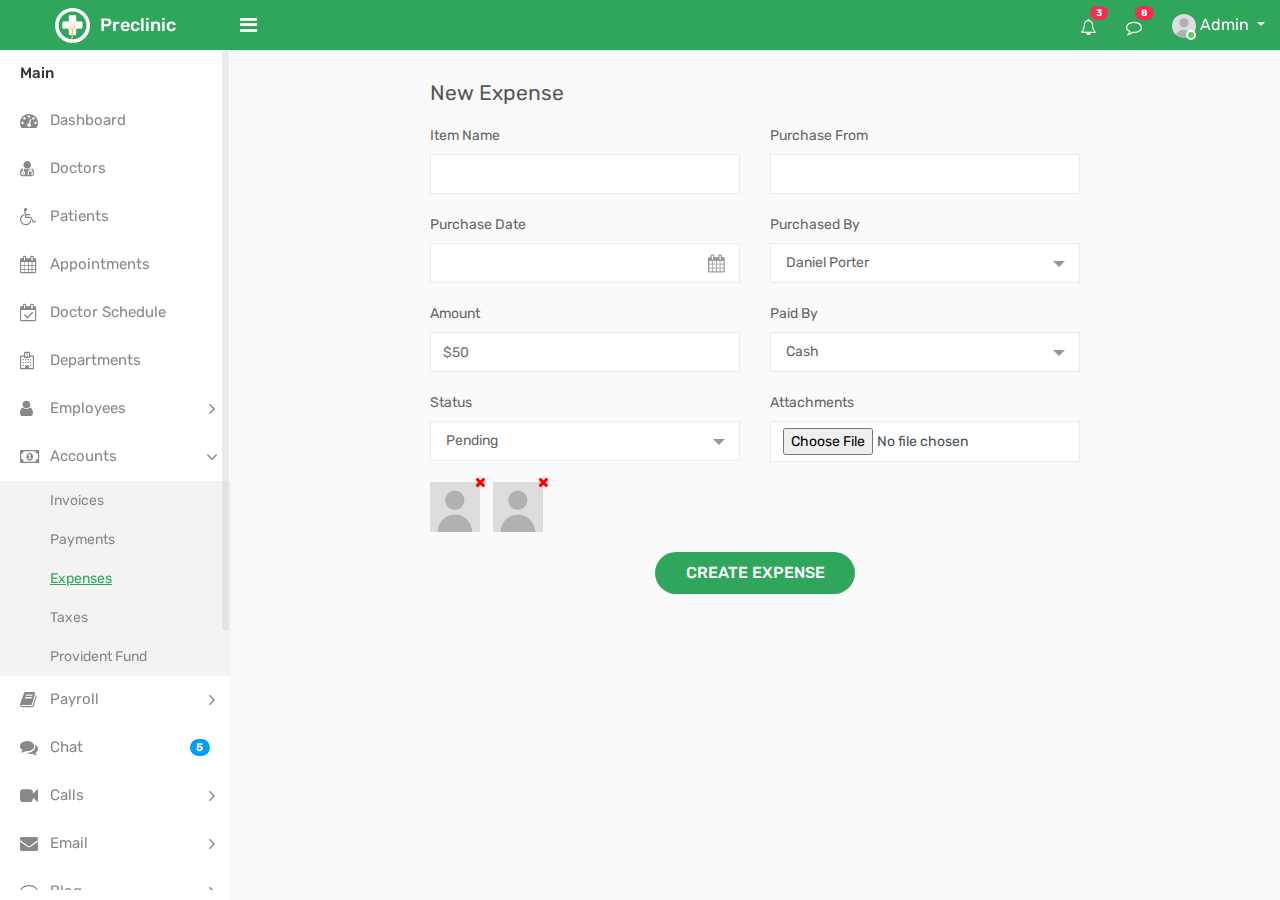
<file: Admin Dashboard/add-expense.html>
<!DOCTYPE html>
<html lang="en">


<!-- add-expense24:07-->
<head>
    <meta charset="utf-8">
    <meta name="viewport" content="width=device-width, initial-scale=1.0, user-scalable=0">
    <link rel="shortcut icon" type="image/x-icon" href="assets/img/favicon.ico">
    <title>Preclinic - Medical & Hospital - Bootstrap 4 Admin Template</title>
    <link rel="stylesheet" type="text/css" href="assets/css/bootstrap.min.css">
    <link rel="stylesheet" type="text/css" href="assets/css/font-awesome.min.css">
    <link rel="stylesheet" type="text/css" href="assets/css/select2.min.css">
	<link rel="stylesheet" type="text/css" href="assets/css/bootstrap-datetimepicker.min.css">
    <link rel="stylesheet" type="text/css" href="assets/css/style.css">
    <!--[if lt IE 9]>
		<script src="assets/js/html5shiv.min.js"></script>
		<script src="assets/js/respond.min.js"></script>
	<![endif]-->
</head>

<body>
    <div class="main-wrapper">
        <div class="header">
			<div class="header-left">
				<a href="index-2.html" class="logo">
					<img src="assets/img/logo.png" width="35" height="35" alt=""> <span>Preclinic</span>
				</a>
			</div>
			<a id="toggle_btn" href="javascript:void(0);"><i class="fa fa-bars"></i></a>
            <a id="mobile_btn" class="mobile_btn float-left" href="#sidebar"><i class="fa fa-bars"></i></a>
            <ul class="nav user-menu float-right">
                <li class="nav-item dropdown d-none d-sm-block">
                    <a href="#" class="dropdown-toggle nav-link" data-toggle="dropdown"><i class="fa fa-bell-o"></i> <span class="badge badge-pill bg-danger float-right">3</span></a>
                    <div class="dropdown-menu notifications">
                        <div class="topnav-dropdown-header">
                            <span>Notifications</span>
                        </div>
                        <div class="drop-scroll">
                            <ul class="notification-list">
                                <li class="notification-message">
                                    <a href="activities.html">
                                        <div class="media">
											<span class="avatar">
												<img alt="John Doe" src="assets/img/user.jpg" class="img-fluid rounded-circle">
											</span>
											<div class="media-body">
												<p class="noti-details"><span class="noti-title">John Doe</span> added new task <span class="noti-title">Patient appointment booking</span></p>
												<p class="noti-time"><span class="notification-time">4 mins ago</span></p>
											</div>
                                        </div>
                                    </a>
                                </li>
                                <li class="notification-message">
                                    <a href="activities.html">
                                        <div class="media">
											<span class="avatar">V</span>
											<div class="media-body">
												<p class="noti-details"><span class="noti-title">Tarah Shropshire</span> changed the task name <span class="noti-title">Appointment booking with payment gateway</span></p>
												<p class="noti-time"><span class="notification-time">6 mins ago</span></p>
											</div>
                                        </div>
                                    </a>
                                </li>
                                <li class="notification-message">
                                    <a href="activities.html">
                                        <div class="media">
											<span class="avatar">L</span>
											<div class="media-body">
												<p class="noti-details"><span class="noti-title">Misty Tison</span> added <span class="noti-title">Domenic Houston</span> and <span class="noti-title">Claire Mapes</span> to project <span class="noti-title">Doctor available module</span></p>
												<p class="noti-time"><span class="notification-time">8 mins ago</span></p>
											</div>
                                        </div>
                                    </a>
                                </li>
                                <li class="notification-message">
                                    <a href="activities.html">
                                        <div class="media">
											<span class="avatar">G</span>
											<div class="media-body">
												<p class="noti-details"><span class="noti-title">Rolland Webber</span> completed task <span class="noti-title">Patient and Doctor video conferencing</span></p>
												<p class="noti-time"><span class="notification-time">12 mins ago</span></p>
											</div>
                                        </div>
                                    </a>
                                </li>
                                <li class="notification-message">
                                    <a href="activities.html">
                                        <div class="media">
											<span class="avatar">V</span>
											<div class="media-body">
												<p class="noti-details"><span class="noti-title">Bernardo Galaviz</span> added new task <span class="noti-title">Private chat module</span></p>
												<p class="noti-time"><span class="notification-time">2 days ago</span></p>
											</div>
                                        </div>
                                    </a>
                                </li>
                            </ul>
                        </div>
                        <div class="topnav-dropdown-footer">
                            <a href="activities.html">View all Notifications</a>
                        </div>
                    </div>
                </li>
                <li class="nav-item dropdown d-none d-sm-block">
                    <a href="javascript:void(0);" id="open_msg_box" class="hasnotifications nav-link"><i class="fa fa-comment-o"></i> <span class="badge badge-pill bg-danger float-right">8</span></a>
                </li>
                <li class="nav-item dropdown has-arrow">
                    <a href="#" class="dropdown-toggle nav-link user-link" data-toggle="dropdown">
                        <span class="user-img"><img class="rounded-circle" src="assets/img/user.jpg" width="40" alt="Admin">
							<span class="status online"></span></span>
                        <span>Admin</span>
                    </a>
					<div class="dropdown-menu">
						<a class="dropdown-item" href="profile.html">My Profile</a>
						<a class="dropdown-item" href="edit-profile.html">Edit Profile</a>
						<a class="dropdown-item" href="settings.html">Settings</a>
						<a class="dropdown-item" href="login.html">Logout</a>
					</div>
                </li>
            </ul>
            <div class="dropdown mobile-user-menu float-right">
                <a href="#" class="nav-link dropdown-toggle" data-toggle="dropdown" aria-expanded="false"><i class="fa fa-ellipsis-v"></i></a>
                <div class="dropdown-menu dropdown-menu-right">
                    <a class="dropdown-item" href="profile.html">My Profile</a>
                    <a class="dropdown-item" href="edit-profile.html">Edit Profile</a>
                    <a class="dropdown-item" href="settings.html">Settings</a>
                    <a class="dropdown-item" href="login.html">Logout</a>
                </div>
            </div>
        </div>
        <div class="sidebar" id="sidebar">
            <div class="sidebar-inner slimscroll">
                <div id="sidebar-menu" class="sidebar-menu">
                    <ul>
                        <li class="menu-title">Main</li>
                        <li>
                            <a href="index-2.html"><i class="fa fa-dashboard"></i> <span>Dashboard</span></a>
                        </li>
						<li>
                            <a href="doctors.html"><i class="fa fa-user-md"></i> <span>Doctors</span></a>
                        </li>
                        <li>
                            <a href="patients.html"><i class="fa fa-wheelchair"></i> <span>Patients</span></a>
                        </li>
                        <li>
                            <a href="appointments.html"><i class="fa fa-calendar"></i> <span>Appointments</span></a>
                        </li>
                        <li>
                            <a href="schedule.html"><i class="fa fa-calendar-check-o"></i> <span>Doctor Schedule</span></a>
                        </li>
                        <li>
                            <a href="departments.html"><i class="fa fa-hospital-o"></i> <span>Departments</span></a>
                        </li>
						<li class="submenu">
							<a href="#"><i class="fa fa-user"></i> <span> Employees </span> <span class="menu-arrow"></span></a>
							<ul style="display: none;">
								<li><a href="employees.html">Employees List</a></li>
								<li><a href="leaves.html">Leaves</a></li>
								<li><a href="holidays.html">Holidays</a></li>
								<li><a href="attendance.html">Attendance</a></li>
							</ul>
						</li>
						<li class="submenu">
							<a href="#"><i class="fa fa-money"></i> <span> Accounts </span> <span class="menu-arrow"></span></a>
							<ul style="display: none;">
								<li><a href="invoices.html">Invoices</a></li>
								<li><a href="payments.html">Payments</a></li>
								<li><a class="active" href="expenses.html">Expenses</a></li>
								<li><a href="taxes.html">Taxes</a></li>
								<li><a href="provident-fund.html">Provident Fund</a></li>
							</ul>
						</li>
						<li class="submenu">
							<a href="#"><i class="fa fa-book"></i> <span> Payroll </span> <span class="menu-arrow"></span></a>
							<ul style="display: none;">
								<li><a href="salary.html"> Employee Salary </a></li>
								<li><a href="salary-view.html"> Payslip </a></li>
							</ul>
						</li>
                        <li>
                            <a href="chat.html"><i class="fa fa-comments"></i> <span>Chat</span> <span class="badge badge-pill bg-primary float-right">5</span></a>
                        </li>
                        <li class="submenu">
                            <a href="#"><i class="fa fa-video-camera camera"></i> <span> Calls</span> <span class="menu-arrow"></span></a>
                            <ul style="display: none;">
                                <li><a href="voice-call.html">Voice Call</a></li>
                                <li><a href="video-call.html">Video Call</a></li>
                                <li><a href="incoming-call.html">Incoming Call</a></li>
                            </ul>
                        </li>
                        <li class="submenu">
                            <a href="#"><i class="fa fa-envelope"></i> <span> Email</span> <span class="menu-arrow"></span></a>
                            <ul style="display: none;">
                                <li><a href="compose.html">Compose Mail</a></li>
                                <li><a href="inbox.html">Inbox</a></li>
                                <li><a href="mail-view.html">Mail View</a></li>
                            </ul>
                        </li>
                        <li class="submenu">
                            <a href="#"><i class="fa fa-commenting-o"></i> <span> Blog</span> <span class="menu-arrow"></span></a>
                            <ul style="display: none;">
                                <li><a href="blog.html">Blog</a></li>
                                <li><a href="blog-details.html">Blog View</a></li>
                                <li><a href="add-blog.html">Add Blog</a></li>
                                <li><a href="edit-blog.html">Edit Blog</a></li>
                            </ul>
                        </li>
						<li>
							<a href="assets.html"><i class="fa fa-cube"></i> <span>Assets</span></a>
						</li>
						<li>
							<a href="activities.html"><i class="fa fa-bell-o"></i> <span>Activities</span></a>
						</li>
						<li class="submenu">
							<a href="#"><i class="fa fa-flag-o"></i> <span> Reports </span> <span class="menu-arrow"></span></a>
							<ul style="display: none;">
								<li><a href="expense-reports.html"> Expense Report </a></li>
								<li><a href="invoice-reports.html"> Invoice Report </a></li>
							</ul>
						</li>
                        <li>
                            <a href="settings.html"><i class="fa fa-cog"></i> <span>Settings</span></a>
                        </li>
                        <li class="menu-title">UI Elements</li>
                        <li class="submenu">
                            <a href="#"><i class="fa fa-laptop"></i> <span> Components</span> <span class="menu-arrow"></span></a>
                            <ul style="display: none;">
                                <li><a href="uikit.html">UI Kit</a></li>
                                <li><a href="typography.html">Typography</a></li>
                                <li><a href="tabs.html">Tabs</a></li>
                            </ul>
                        </li>
                        <li class="submenu">
                            <a href="#"><i class="fa fa-edit"></i> <span> Forms</span> <span class="menu-arrow"></span></a>
                            <ul style="display: none;">
                                <li><a href="form-basic-inputs.html">Basic Inputs</a></li>
                                <li><a href="form-input-groups.html">Input Groups</a></li>
                                <li><a href="form-horizontal.html">Horizontal Form</a></li>
                                <li><a href="form-vertical.html">Vertical Form</a></li>
                            </ul>
                        </li>
                        <li class="submenu">
                            <a href="#"><i class="fa fa-table"></i> <span> Tables</span> <span class="menu-arrow"></span></a>
                            <ul style="display: none;">
                                <li><a href="tables-basic.html">Basic Tables</a></li>
                                <li><a href="tables-datatables.html">Data Table</a></li>
                            </ul>
                        </li>
                        <li>
                            <a href="calendar.html"><i class="fa fa-calendar"></i> <span>Calendar</span></a>
                        </li>
                        <li class="menu-title">Extras</li>
                        <li class="submenu">
                            <a href="#"><i class="fa fa-columns"></i> <span>Pages</span> <span class="menu-arrow"></span></a>
                            <ul style="display: none;">
                                <li><a href="login.html"> Login </a></li>
                                <li><a href="register.html"> Register </a></li>
                                <li><a href="forgot-password.html"> Forgot Password </a></li>
                                <li><a href="change-password2.html"> Change Password </a></li>
                                <li><a href="lock-screen.html"> Lock Screen </a></li>
                                <li><a href="profile.html"> Profile </a></li>
                                <li><a href="gallery.html"> Gallery </a></li>
                                <li><a href="error-404.html">404 Error </a></li>
                                <li><a href="error-500.html">500 Error </a></li>
                                <li><a href="blank-page.html"> Blank Page </a></li>
                            </ul>
                        </li>
                        <li class="submenu">
                            <a href="javascript:void(0);"><i class="fa fa-share-alt"></i> <span>Multi Level</span> <span class="menu-arrow"></span></a>
                            <ul style="display: none;">
                                <li class="submenu">
                                    <a href="javascript:void(0);"><span>Level 1</span> <span class="menu-arrow"></span></a>
                                    <ul style="display: none;">
                                        <li><a href="javascript:void(0);"><span>Level 2</span></a></li>
                                        <li class="submenu">
                                            <a href="javascript:void(0);"> <span> Level 2</span> <span class="menu-arrow"></span></a>
                                            <ul style="display: none;">
                                                <li><a href="javascript:void(0);">Level 3</a></li>
                                                <li><a href="javascript:void(0);">Level 3</a></li>
                                            </ul>
                                        </li>
                                        <li><a href="javascript:void(0);"><span>Level 2</span></a></li>
                                    </ul>
                                </li>
                                <li>
                                    <a href="javascript:void(0);"><span>Level 1</span></a>
                                </li>
                            </ul>
                        </li>
                    </ul>
                </div>
            </div>
        </div>
        <div class="page-wrapper">
            <div class="content">
                <div class="row">
                    <div class="col-lg-8 offset-lg-2">
                        <h4 class="page-title">New Expense</h4>
                    </div>
                </div>
                <div class="row">
                    <div class="col-lg-8 offset-lg-2">
                        <form>
                            <div class="row">
                                <div class="col-sm-6">
                                    <div class="form-group">
                                        <label>Item Name</label>
                                        <input class="form-control" type="text">
                                    </div>
                                </div>
                                <div class="col-sm-6">
                                    <div class="form-group">
                                        <label>Purchase From</label>
                                        <input class="form-control" type="text">
                                    </div>
                                </div>
                            </div>
                            <div class="row">
                                <div class="col-sm-6">
                                    <div class="form-group">
                                        <label>Purchase Date</label>
                                        <div class="cal-icon">
                                            <input class="form-control datetimepicker" type="text">
                                        </div>
                                    </div>
                                </div>
                                <div class="col-sm-6">
                                    <div class="form-group">
                                        <label>Purchased By </label>
                                        <select class="select">
                                            <option>Daniel Porter</option>
                                            <option>Roger Dixon</option>
                                        </select>
                                    </div>
                                </div>
                            </div>
                            <div class="row">
                                <div class="col-sm-6">
                                    <div class="form-group">
                                        <label>Amount</label>
                                        <input placeholder="$50" class="form-control" type="text">
                                    </div>
                                </div>
                                <div class="col-sm-6">
                                    <div class="form-group">
                                        <label>Paid By</label>
                                        <select class="select">
                                            <option>Cash</option>
                                            <option>Cheque</option>
                                        </select>
                                    </div>
                                </div>
                            </div>
                            <div class="row">
                                <div class="col-sm-6">
                                    <div class="form-group">
                                        <label>Status</label>
                                        <select class="select">
                                            <option>Pending</option>
                                            <option>Approved</option>
                                        </select>
                                    </div>
                                </div>
                                <div class="col-sm-6">
                                    <div class="form-group">
                                        <label>Attachments</label>
                                        <input class="form-control" type="file">
                                    </div>
                                </div>
                            </div>
                            <div class="attach-files">
                                <ul>
                                    <li>
                                        <img src="assets/img/user.jpg" alt="">
                                        <a href="#" class="fa fa-close file-remove"></a>
                                    </li>
                                    <li>
                                        <img src="assets/img/user.jpg" alt="">
                                        <a href="#" class="fa fa-close file-remove"></a>
                                    </li>
                                </ul>
                            </div>
                            <div class="m-t-20 text-center">
                                <button class="btn btn-primary submit-btn">Create Expense</button>
                            </div>
                        </form>
                    </div>
                </div>
            </div>
			<div class="notification-box">
                <div class="msg-sidebar notifications msg-noti">
                    <div class="topnav-dropdown-header">
                        <span>Messages</span>
                    </div>
                    <div class="drop-scroll msg-list-scroll" id="msg_list">
                        <ul class="list-box">
                            <li>
                                <a href="chat.html">
                                    <div class="list-item">
                                        <div class="list-left">
                                            <span class="avatar">R</span>
                                        </div>
                                        <div class="list-body">
                                            <span class="message-author">Richard Miles </span>
                                            <span class="message-time">12:28 AM</span>
                                            <div class="clearfix"></div>
                                            <span class="message-content">Lorem ipsum dolor sit amet, consectetur adipiscing</span>
                                        </div>
                                    </div>
                                </a>
                            </li>
                            <li>
                                <a href="chat.html">
                                    <div class="list-item new-message">
                                        <div class="list-left">
                                            <span class="avatar">J</span>
                                        </div>
                                        <div class="list-body">
                                            <span class="message-author">John Doe</span>
                                            <span class="message-time">1 Aug</span>
                                            <div class="clearfix"></div>
                                            <span class="message-content">Lorem ipsum dolor sit amet, consectetur adipiscing</span>
                                        </div>
                                    </div>
                                </a>
                            </li>
                            <li>
                                <a href="chat.html">
                                    <div class="list-item">
                                        <div class="list-left">
                                            <span class="avatar">T</span>
                                        </div>
                                        <div class="list-body">
                                            <span class="message-author"> Tarah Shropshire </span>
                                            <span class="message-time">12:28 AM</span>
                                            <div class="clearfix"></div>
                                            <span class="message-content">Lorem ipsum dolor sit amet, consectetur adipiscing</span>
                                        </div>
                                    </div>
                                </a>
                            </li>
                            <li>
                                <a href="chat.html">
                                    <div class="list-item">
                                        <div class="list-left">
                                            <span class="avatar">M</span>
                                        </div>
                                        <div class="list-body">
                                            <span class="message-author">Mike Litorus</span>
                                            <span class="message-time">12:28 AM</span>
                                            <div class="clearfix"></div>
                                            <span class="message-content">Lorem ipsum dolor sit amet, consectetur adipiscing</span>
                                        </div>
                                    </div>
                                </a>
                            </li>
                            <li>
                                <a href="chat.html">
                                    <div class="list-item">
                                        <div class="list-left">
                                            <span class="avatar">C</span>
                                        </div>
                                        <div class="list-body">
                                            <span class="message-author"> Catherine Manseau </span>
                                            <span class="message-time">12:28 AM</span>
                                            <div class="clearfix"></div>
                                            <span class="message-content">Lorem ipsum dolor sit amet, consectetur adipiscing</span>
                                        </div>
                                    </div>
                                </a>
                            </li>
                            <li>
                                <a href="chat.html">
                                    <div class="list-item">
                                        <div class="list-left">
                                            <span class="avatar">D</span>
                                        </div>
                                        <div class="list-body">
                                            <span class="message-author"> Domenic Houston </span>
                                            <span class="message-time">12:28 AM</span>
                                            <div class="clearfix"></div>
                                            <span class="message-content">Lorem ipsum dolor sit amet, consectetur adipiscing</span>
                                        </div>
                                    </div>
                                </a>
                            </li>
                            <li>
                                <a href="chat.html">
                                    <div class="list-item">
                                        <div class="list-left">
                                            <span class="avatar">B</span>
                                        </div>
                                        <div class="list-body">
                                            <span class="message-author"> Buster Wigton </span>
                                            <span class="message-time">12:28 AM</span>
                                            <div class="clearfix"></div>
                                            <span class="message-content">Lorem ipsum dolor sit amet, consectetur adipiscing</span>
                                        </div>
                                    </div>
                                </a>
                            </li>
                            <li>
                                <a href="chat.html">
                                    <div class="list-item">
                                        <div class="list-left">
                                            <span class="avatar">R</span>
                                        </div>
                                        <div class="list-body">
                                            <span class="message-author"> Rolland Webber </span>
                                            <span class="message-time">12:28 AM</span>
                                            <div class="clearfix"></div>
                                            <span class="message-content">Lorem ipsum dolor sit amet, consectetur adipiscing</span>
                                        </div>
                                    </div>
                                </a>
                            </li>
                            <li>
                                <a href="chat.html">
                                    <div class="list-item">
                                        <div class="list-left">
                                            <span class="avatar">C</span>
                                        </div>
                                        <div class="list-body">
                                            <span class="message-author"> Claire Mapes </span>
                                            <span class="message-time">12:28 AM</span>
                                            <div class="clearfix"></div>
                                            <span class="message-content">Lorem ipsum dolor sit amet, consectetur adipiscing</span>
                                        </div>
                                    </div>
                                </a>
                            </li>
                            <li>
                                <a href="chat.html">
                                    <div class="list-item">
                                        <div class="list-left">
                                            <span class="avatar">M</span>
                                        </div>
                                        <div class="list-body">
                                            <span class="message-author">Melita Faucher</span>
                                            <span class="message-time">12:28 AM</span>
                                            <div class="clearfix"></div>
                                            <span class="message-content">Lorem ipsum dolor sit amet, consectetur adipiscing</span>
                                        </div>
                                    </div>
                                </a>
                            </li>
                            <li>
                                <a href="chat.html">
                                    <div class="list-item">
                                        <div class="list-left">
                                            <span class="avatar">J</span>
                                        </div>
                                        <div class="list-body">
                                            <span class="message-author">Jeffery Lalor</span>
                                            <span class="message-time">12:28 AM</span>
                                            <div class="clearfix"></div>
                                            <span class="message-content">Lorem ipsum dolor sit amet, consectetur adipiscing</span>
                                        </div>
                                    </div>
                                </a>
                            </li>
                            <li>
                                <a href="chat.html">
                                    <div class="list-item">
                                        <div class="list-left">
                                            <span class="avatar">L</span>
                                        </div>
                                        <div class="list-body">
                                            <span class="message-author">Loren Gatlin</span>
                                            <span class="message-time">12:28 AM</span>
                                            <div class="clearfix"></div>
                                            <span class="message-content">Lorem ipsum dolor sit amet, consectetur adipiscing</span>
                                        </div>
                                    </div>
                                </a>
                            </li>
                            <li>
                                <a href="chat.html">
                                    <div class="list-item">
                                        <div class="list-left">
                                            <span class="avatar">T</span>
                                        </div>
                                        <div class="list-body">
                                            <span class="message-author">Tarah Shropshire</span>
                                            <span class="message-time">12:28 AM</span>
                                            <div class="clearfix"></div>
                                            <span class="message-content">Lorem ipsum dolor sit amet, consectetur adipiscing</span>
                                        </div>
                                    </div>
                                </a>
                            </li>
                        </ul>
                    </div>
                    <div class="topnav-dropdown-footer">
                        <a href="chat.html">See all messages</a>
                    </div>
                </div>
            </div>
        </div>
    </div>
    <div class="sidebar-overlay" data-reff=""></div>
    <script src="assets/js/jquery-3.2.1.min.js"></script>
	<script src="assets/js/popper.min.js"></script>
    <script src="assets/js/bootstrap.min.js"></script>
    <script src="assets/js/jquery.slimscroll.js"></script>
    <script src="assets/js/select2.min.js"></script>
	<script src="assets/js/moment.min.js"></script>
	<script src="assets/js/bootstrap-datetimepicker.min.js"></script>
    <script src="assets/js/app.js"></script>
</body>


<!-- add-expense24:07-->
</html>
</file>
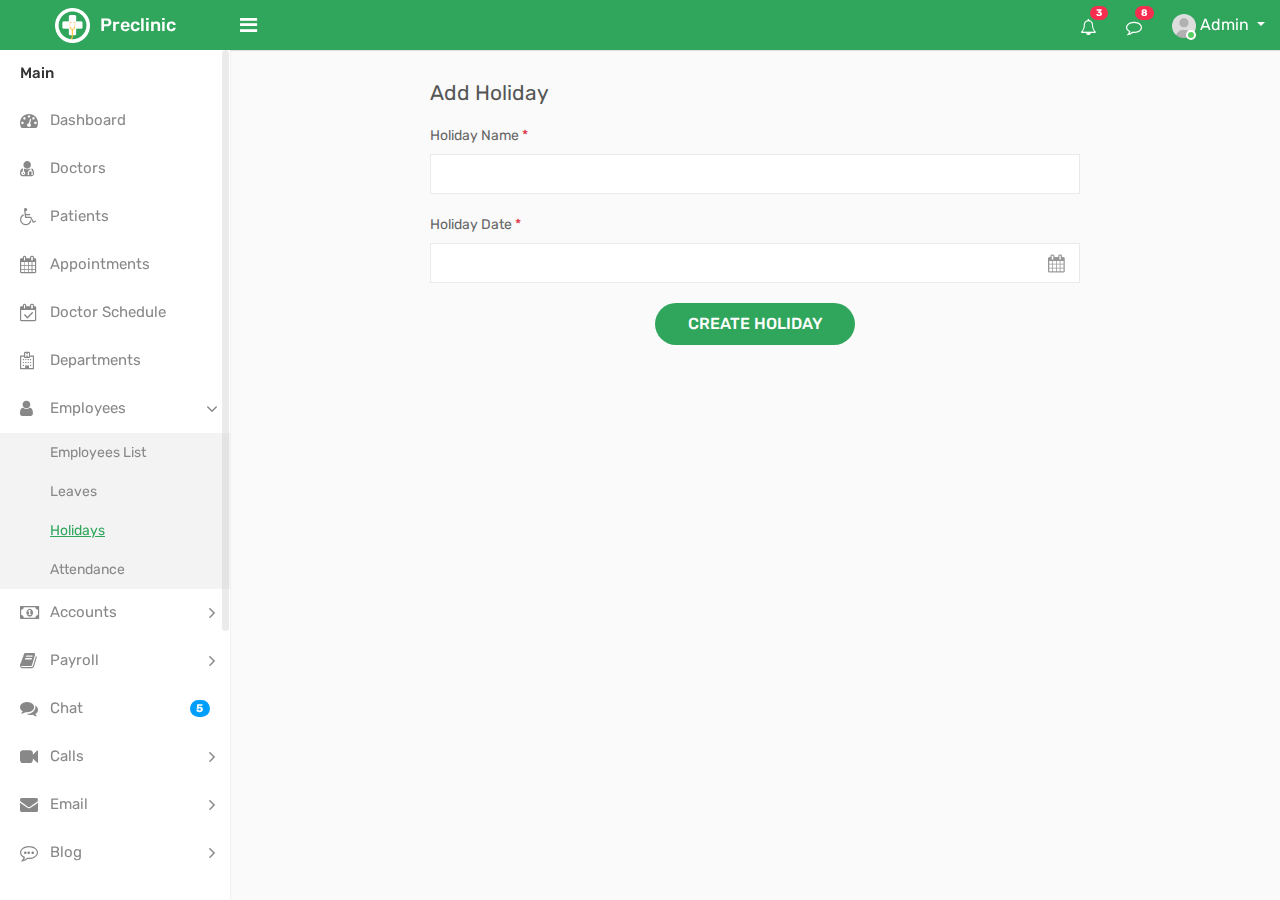
<file: Admin Dashboard/add-holiday.html>
<!DOCTYPE html>
<html lang="en">


<!-- add-holiday24:07-->
<head>
    <meta charset="utf-8">
    <meta name="viewport" content="width=device-width, initial-scale=1.0, user-scalable=0">
    <link rel="shortcut icon" type="image/x-icon" href="assets/img/favicon.ico">
    <title>Preclinic - Medical & Hospital - Bootstrap 4 Admin Template</title>
    <link rel="stylesheet" type="text/css" href="assets/css/bootstrap.min.css">
    <link rel="stylesheet" type="text/css" href="assets/css/font-awesome.min.css">
    <link rel="stylesheet" type="text/css" href="assets/css/select2.min.css">
	<link rel="stylesheet" type="text/css" href="assets/css/bootstrap-datetimepicker.min.css">
    <link rel="stylesheet" type="text/css" href="assets/css/style.css">
    <!--[if lt IE 9]>
		<script src="assets/js/html5shiv.min.js"></script>
		<script src="assets/js/respond.min.js"></script>
	<![endif]-->
</head>

<body>
    <div class="main-wrapper">
        <div class="header">
			<div class="header-left">
				<a href="index-2.html" class="logo">
					<img src="assets/img/logo.png" width="35" height="35" alt=""> <span>Preclinic</span>
				</a>
			</div>
			<a id="toggle_btn" href="javascript:void(0);"><i class="fa fa-bars"></i></a>
            <a id="mobile_btn" class="mobile_btn float-left" href="#sidebar"><i class="fa fa-bars"></i></a>
            <ul class="nav user-menu float-right">
                <li class="nav-item dropdown d-none d-sm-block">
                    <a href="#" class="dropdown-toggle nav-link" data-toggle="dropdown"><i class="fa fa-bell-o"></i> <span class="badge badge-pill bg-danger float-right">3</span></a>
                    <div class="dropdown-menu notifications">
                        <div class="topnav-dropdown-header">
                            <span>Notifications</span>
                        </div>
                        <div class="drop-scroll">
                            <ul class="notification-list">
                                <li class="notification-message">
                                    <a href="activities.html">
                                        <div class="media">
											<span class="avatar">
												<img alt="John Doe" src="assets/img/user.jpg" class="img-fluid rounded-circle">
											</span>
											<div class="media-body">
												<p class="noti-details"><span class="noti-title">John Doe</span> added new task <span class="noti-title">Patient appointment booking</span></p>
												<p class="noti-time"><span class="notification-time">4 mins ago</span></p>
											</div>
                                        </div>
                                    </a>
                                </li>
                                <li class="notification-message">
                                    <a href="activities.html">
                                        <div class="media">
											<span class="avatar">V</span>
											<div class="media-body">
												<p class="noti-details"><span class="noti-title">Tarah Shropshire</span> changed the task name <span class="noti-title">Appointment booking with payment gateway</span></p>
												<p class="noti-time"><span class="notification-time">6 mins ago</span></p>
											</div>
                                        </div>
                                    </a>
                                </li>
                                <li class="notification-message">
                                    <a href="activities.html">
                                        <div class="media">
											<span class="avatar">L</span>
											<div class="media-body">
												<p class="noti-details"><span class="noti-title">Misty Tison</span> added <span class="noti-title">Domenic Houston</span> and <span class="noti-title">Claire Mapes</span> to project <span class="noti-title">Doctor available module</span></p>
												<p class="noti-time"><span class="notification-time">8 mins ago</span></p>
											</div>
                                        </div>
                                    </a>
                                </li>
                                <li class="notification-message">
                                    <a href="activities.html">
                                        <div class="media">
											<span class="avatar">G</span>
											<div class="media-body">
												<p class="noti-details"><span class="noti-title">Rolland Webber</span> completed task <span class="noti-title">Patient and Doctor video conferencing</span></p>
												<p class="noti-time"><span class="notification-time">12 mins ago</span></p>
											</div>
                                        </div>
                                    </a>
                                </li>
                                <li class="notification-message">
                                    <a href="activities.html">
                                        <div class="media">
											<span class="avatar">V</span>
											<div class="media-body">
												<p class="noti-details"><span class="noti-title">Bernardo Galaviz</span> added new task <span class="noti-title">Private chat module</span></p>
												<p class="noti-time"><span class="notification-time">2 days ago</span></p>
											</div>
                                        </div>
                                    </a>
                                </li>
                            </ul>
                        </div>
                        <div class="topnav-dropdown-footer">
                            <a href="activities.html">View all Notifications</a>
                        </div>
                    </div>
                </li>
                <li class="nav-item dropdown d-none d-sm-block">
                    <a href="javascript:void(0);" id="open_msg_box" class="hasnotifications nav-link"><i class="fa fa-comment-o"></i> <span class="badge badge-pill bg-danger float-right">8</span></a>
                </li>
                <li class="nav-item dropdown has-arrow">
                    <a href="#" class="dropdown-toggle nav-link user-link" data-toggle="dropdown">
                        <span class="user-img"><img class="rounded-circle" src="assets/img/user.jpg" width="40" alt="Admin">
							<span class="status online"></span></span>
                        <span>Admin</span>
                    </a>
					<div class="dropdown-menu">
						<a class="dropdown-item" href="profile.html">My Profile</a>
						<a class="dropdown-item" href="edit-profile.html">Edit Profile</a>
						<a class="dropdown-item" href="settings.html">Settings</a>
						<a class="dropdown-item" href="login.html">Logout</a>
					</div>
                </li>
            </ul>
            <div class="dropdown mobile-user-menu float-right">
                <a href="#" class="nav-link dropdown-toggle" data-toggle="dropdown" aria-expanded="false"><i class="fa fa-ellipsis-v"></i></a>
                <div class="dropdown-menu dropdown-menu-right">
                    <a class="dropdown-item" href="profile.html">My Profile</a>
                    <a class="dropdown-item" href="edit-profile.html">Edit Profile</a>
                    <a class="dropdown-item" href="settings.html">Settings</a>
                    <a class="dropdown-item" href="login.html">Logout</a>
                </div>
            </div>
        </div>
        <div class="sidebar" id="sidebar">
            <div class="sidebar-inner slimscroll">
                <div id="sidebar-menu" class="sidebar-menu">
                    <ul>
                        <li class="menu-title">Main</li>
                        <li>
                            <a href="index-2.html"><i class="fa fa-dashboard"></i> <span>Dashboard</span></a>
                        </li>
						<li>
                            <a href="doctors.html"><i class="fa fa-user-md"></i> <span>Doctors</span></a>
                        </li>
                        <li>
                            <a href="patients.html"><i class="fa fa-wheelchair"></i> <span>Patients</span></a>
                        </li>
                        <li>
                            <a href="appointments.html"><i class="fa fa-calendar"></i> <span>Appointments</span></a>
                        </li>
                        <li>
                            <a href="schedule.html"><i class="fa fa-calendar-check-o"></i> <span>Doctor Schedule</span></a>
                        </li>
                        <li>
                            <a href="departments.html"><i class="fa fa-hospital-o"></i> <span>Departments</span></a>
                        </li>
						<li class="submenu">
							<a href="#"><i class="fa fa-user"></i> <span> Employees </span> <span class="menu-arrow"></span></a>
							<ul style="display: none;">
								<li><a href="employees.html">Employees List</a></li>
								<li><a href="leaves.html">Leaves</a></li>
								<li><a class="active" href="holidays.html">Holidays</a></li>
								<li><a href="attendance.html">Attendance</a></li>
							</ul>
						</li>
						<li class="submenu">
							<a href="#"><i class="fa fa-money"></i> <span> Accounts </span> <span class="menu-arrow"></span></a>
							<ul style="display: none;">
								<li><a href="invoices.html">Invoices</a></li>
								<li><a href="payments.html">Payments</a></li>
								<li><a href="expenses.html">Expenses</a></li>
								<li><a href="taxes.html">Taxes</a></li>
								<li><a href="provident-fund.html">Provident Fund</a></li>
							</ul>
						</li>
						<li class="submenu">
							<a href="#"><i class="fa fa-book"></i> <span> Payroll </span> <span class="menu-arrow"></span></a>
							<ul style="display: none;">
								<li><a href="salary.html"> Employee Salary </a></li>
								<li><a href="salary-view.html"> Payslip </a></li>
							</ul>
						</li>
                        <li>
                            <a href="chat.html"><i class="fa fa-comments"></i> <span>Chat</span> <span class="badge badge-pill bg-primary float-right">5</span></a>
                        </li>
                        <li class="submenu">
                            <a href="#"><i class="fa fa-video-camera camera"></i> <span> Calls</span> <span class="menu-arrow"></span></a>
                            <ul style="display: none;">
                                <li><a href="voice-call.html">Voice Call</a></li>
                                <li><a href="video-call.html">Video Call</a></li>
                                <li><a href="incoming-call.html">Incoming Call</a></li>
                            </ul>
                        </li>
                        <li class="submenu">
                            <a href="#"><i class="fa fa-envelope"></i> <span> Email</span> <span class="menu-arrow"></span></a>
                            <ul style="display: none;">
                                <li><a href="compose.html">Compose Mail</a></li>
                                <li><a href="inbox.html">Inbox</a></li>
                                <li><a href="mail-view.html">Mail View</a></li>
                            </ul>
                        </li>
                        <li class="submenu">
                            <a href="#"><i class="fa fa-commenting-o"></i> <span> Blog</span> <span class="menu-arrow"></span></a>
                            <ul style="display: none;">
                                <li><a href="blog.html">Blog</a></li>
                                <li><a href="blog-details.html">Blog View</a></li>
                                <li><a href="add-blog.html">Add Blog</a></li>
                                <li><a href="edit-blog.html">Edit Blog</a></li>
                            </ul>
                        </li>
						<li>
							<a href="assets.html"><i class="fa fa-cube"></i> <span>Assets</span></a>
						</li>
						<li>
							<a href="activities.html"><i class="fa fa-bell-o"></i> <span>Activities</span></a>
						</li>
						<li class="submenu">
							<a href="#"><i class="fa fa-flag-o"></i> <span> Reports </span> <span class="menu-arrow"></span></a>
							<ul style="display: none;">
								<li><a href="expense-reports.html"> Expense Report </a></li>
								<li><a href="invoice-reports.html"> Invoice Report </a></li>
							</ul>
						</li>
                        <li>
                            <a href="settings.html"><i class="fa fa-cog"></i> <span>Settings</span></a>
                        </li>
                        <li class="menu-title">UI Elements</li>
                        <li class="submenu">
                            <a href="#"><i class="fa fa-laptop"></i> <span> Components</span> <span class="menu-arrow"></span></a>
                            <ul style="display: none;">
                                <li><a href="uikit.html">UI Kit</a></li>
                                <li><a href="typography.html">Typography</a></li>
                                <li><a href="tabs.html">Tabs</a></li>
                            </ul>
                        </li>
                        <li class="submenu">
                            <a href="#"><i class="fa fa-edit"></i> <span> Forms</span> <span class="menu-arrow"></span></a>
                            <ul style="display: none;">
                                <li><a href="form-basic-inputs.html">Basic Inputs</a></li>
                                <li><a href="form-input-groups.html">Input Groups</a></li>
                                <li><a href="form-horizontal.html">Horizontal Form</a></li>
                                <li><a href="form-vertical.html">Vertical Form</a></li>
                            </ul>
                        </li>
                        <li class="submenu">
                            <a href="#"><i class="fa fa-table"></i> <span> Tables</span> <span class="menu-arrow"></span></a>
                            <ul style="display: none;">
                                <li><a href="tables-basic.html">Basic Tables</a></li>
                                <li><a href="tables-datatables.html">Data Table</a></li>
                            </ul>
                        </li>
                        <li>
                            <a href="calendar.html"><i class="fa fa-calendar"></i> <span>Calendar</span></a>
                        </li>
                        <li class="menu-title">Extras</li>
                        <li class="submenu">
                            <a href="#"><i class="fa fa-columns"></i> <span>Pages</span> <span class="menu-arrow"></span></a>
                            <ul style="display: none;">
                                <li><a href="login.html"> Login </a></li>
                                <li><a href="register.html"> Register </a></li>
                                <li><a href="forgot-password.html"> Forgot Password </a></li>
                                <li><a href="change-password2.html"> Change Password </a></li>
                                <li><a href="lock-screen.html"> Lock Screen </a></li>
                                <li><a href="profile.html"> Profile </a></li>
                                <li><a href="gallery.html"> Gallery </a></li>
                                <li><a href="error-404.html">404 Error </a></li>
                                <li><a href="error-500.html">500 Error </a></li>
                                <li><a href="blank-page.html"> Blank Page </a></li>
                            </ul>
                        </li>
                        <li class="submenu">
                            <a href="javascript:void(0);"><i class="fa fa-share-alt"></i> <span>Multi Level</span> <span class="menu-arrow"></span></a>
                            <ul style="display: none;">
                                <li class="submenu">
                                    <a href="javascript:void(0);"><span>Level 1</span> <span class="menu-arrow"></span></a>
                                    <ul style="display: none;">
                                        <li><a href="javascript:void(0);"><span>Level 2</span></a></li>
                                        <li class="submenu">
                                            <a href="javascript:void(0);"> <span> Level 2</span> <span class="menu-arrow"></span></a>
                                            <ul style="display: none;">
                                                <li><a href="javascript:void(0);">Level 3</a></li>
                                                <li><a href="javascript:void(0);">Level 3</a></li>
                                            </ul>
                                        </li>
                                        <li><a href="javascript:void(0);"><span>Level 2</span></a></li>
                                    </ul>
                                </li>
                                <li>
                                    <a href="javascript:void(0);"><span>Level 1</span></a>
                                </li>
                            </ul>
                        </li>
                    </ul>
                </div>
            </div>
        </div>
        <div class="page-wrapper">
            <div class="content">
                <div class="row">
                    <div class="col-lg-8 offset-lg-2">
                        <h4 class="page-title">Add Holiday</h4>
                    </div>
                </div>
                <div class="row">
                    <div class="col-lg-8 offset-lg-2">
                        <form>
                            <div class="form-group">
                                <label>Holiday Name <span class="text-danger">*</span></label>
                                <input class="form-control" type="text">
                            </div>
                            <div class="form-group">
                                <label>Holiday Date <span class="text-danger">*</span></label>
                                <div class="cal-icon">
                                    <input class="form-control datetimepicker" type="text">
                                </div>
                            </div>
                            <div class="m-t-20 text-center">
                                <button class="btn btn-primary submit-btn">Create Holiday</button>
                            </div>
                        </form>
                    </div>
                </div>
            </div>
			<div class="notification-box">
                <div class="msg-sidebar notifications msg-noti">
                    <div class="topnav-dropdown-header">
                        <span>Messages</span>
                    </div>
                    <div class="drop-scroll msg-list-scroll" id="msg_list">
                        <ul class="list-box">
                            <li>
                                <a href="chat.html">
                                    <div class="list-item">
                                        <div class="list-left">
                                            <span class="avatar">R</span>
                                        </div>
                                        <div class="list-body">
                                            <span class="message-author">Richard Miles </span>
                                            <span class="message-time">12:28 AM</span>
                                            <div class="clearfix"></div>
                                            <span class="message-content">Lorem ipsum dolor sit amet, consectetur adipiscing</span>
                                        </div>
                                    </div>
                                </a>
                            </li>
                            <li>
                                <a href="chat.html">
                                    <div class="list-item new-message">
                                        <div class="list-left">
                                            <span class="avatar">J</span>
                                        </div>
                                        <div class="list-body">
                                            <span class="message-author">John Doe</span>
                                            <span class="message-time">1 Aug</span>
                                            <div class="clearfix"></div>
                                            <span class="message-content">Lorem ipsum dolor sit amet, consectetur adipiscing</span>
                                        </div>
                                    </div>
                                </a>
                            </li>
                            <li>
                                <a href="chat.html">
                                    <div class="list-item">
                                        <div class="list-left">
                                            <span class="avatar">T</span>
                                        </div>
                                        <div class="list-body">
                                            <span class="message-author"> Tarah Shropshire </span>
                                            <span class="message-time">12:28 AM</span>
                                            <div class="clearfix"></div>
                                            <span class="message-content">Lorem ipsum dolor sit amet, consectetur adipiscing</span>
                                        </div>
                                    </div>
                                </a>
                            </li>
                            <li>
                                <a href="chat.html">
                                    <div class="list-item">
                                        <div class="list-left">
                                            <span class="avatar">M</span>
                                        </div>
                                        <div class="list-body">
                                            <span class="message-author">Mike Litorus</span>
                                            <span class="message-time">12:28 AM</span>
                                            <div class="clearfix"></div>
                                            <span class="message-content">Lorem ipsum dolor sit amet, consectetur adipiscing</span>
                                        </div>
                                    </div>
                                </a>
                            </li>
                            <li>
                                <a href="chat.html">
                                    <div class="list-item">
                                        <div class="list-left">
                                            <span class="avatar">C</span>
                                        </div>
                                        <div class="list-body">
                                            <span class="message-author"> Catherine Manseau </span>
                                            <span class="message-time">12:28 AM</span>
                                            <div class="clearfix"></div>
                                            <span class="message-content">Lorem ipsum dolor sit amet, consectetur adipiscing</span>
                                        </div>
                                    </div>
                                </a>
                            </li>
                            <li>
                                <a href="chat.html">
                                    <div class="list-item">
                                        <div class="list-left">
                                            <span class="avatar">D</span>
                                        </div>
                                        <div class="list-body">
                                            <span class="message-author"> Domenic Houston </span>
                                            <span class="message-time">12:28 AM</span>
                                            <div class="clearfix"></div>
                                            <span class="message-content">Lorem ipsum dolor sit amet, consectetur adipiscing</span>
                                        </div>
                                    </div>
                                </a>
                            </li>
                            <li>
                                <a href="chat.html">
                                    <div class="list-item">
                                        <div class="list-left">
                                            <span class="avatar">B</span>
                                        </div>
                                        <div class="list-body">
                                            <span class="message-author"> Buster Wigton </span>
                                            <span class="message-time">12:28 AM</span>
                                            <div class="clearfix"></div>
                                            <span class="message-content">Lorem ipsum dolor sit amet, consectetur adipiscing</span>
                                        </div>
                                    </div>
                                </a>
                            </li>
                            <li>
                                <a href="chat.html">
                                    <div class="list-item">
                                        <div class="list-left">
                                            <span class="avatar">R</span>
                                        </div>
                                        <div class="list-body">
                                            <span class="message-author"> Rolland Webber </span>
                                            <span class="message-time">12:28 AM</span>
                                            <div class="clearfix"></div>
                                            <span class="message-content">Lorem ipsum dolor sit amet, consectetur adipiscing</span>
                                        </div>
                                    </div>
                                </a>
                            </li>
                            <li>
                                <a href="chat.html">
                                    <div class="list-item">
                                        <div class="list-left">
                                            <span class="avatar">C</span>
                                        </div>
                                        <div class="list-body">
                                            <span class="message-author"> Claire Mapes </span>
                                            <span class="message-time">12:28 AM</span>
                                            <div class="clearfix"></div>
                                            <span class="message-content">Lorem ipsum dolor sit amet, consectetur adipiscing</span>
                                        </div>
                                    </div>
                                </a>
                            </li>
                            <li>
                                <a href="chat.html">
                                    <div class="list-item">
                                        <div class="list-left">
                                            <span class="avatar">M</span>
                                        </div>
                                        <div class="list-body">
                                            <span class="message-author">Melita Faucher</span>
                                            <span class="message-time">12:28 AM</span>
                                            <div class="clearfix"></div>
                                            <span class="message-content">Lorem ipsum dolor sit amet, consectetur adipiscing</span>
                                        </div>
                                    </div>
                                </a>
                            </li>
                            <li>
                                <a href="chat.html">
                                    <div class="list-item">
                                        <div class="list-left">
                                            <span class="avatar">J</span>
                                        </div>
                                        <div class="list-body">
                                            <span class="message-author">Jeffery Lalor</span>
                                            <span class="message-time">12:28 AM</span>
                                            <div class="clearfix"></div>
                                            <span class="message-content">Lorem ipsum dolor sit amet, consectetur adipiscing</span>
                                        </div>
                                    </div>
                                </a>
                            </li>
                            <li>
                                <a href="chat.html">
                                    <div class="list-item">
                                        <div class="list-left">
                                            <span class="avatar">L</span>
                                        </div>
                                        <div class="list-body">
                                            <span class="message-author">Loren Gatlin</span>
                                            <span class="message-time">12:28 AM</span>
                                            <div class="clearfix"></div>
                                            <span class="message-content">Lorem ipsum dolor sit amet, consectetur adipiscing</span>
                                        </div>
                                    </div>
                                </a>
                            </li>
                            <li>
                                <a href="chat.html">
                                    <div class="list-item">
                                        <div class="list-left">
                                            <span class="avatar">T</span>
                                        </div>
                                        <div class="list-body">
                                            <span class="message-author">Tarah Shropshire</span>
                                            <span class="message-time">12:28 AM</span>
                                            <div class="clearfix"></div>
                                            <span class="message-content">Lorem ipsum dolor sit amet, consectetur adipiscing</span>
                                        </div>
                                    </div>
                                </a>
                            </li>
                        </ul>
                    </div>
                    <div class="topnav-dropdown-footer">
                        <a href="chat.html">See all messages</a>
                    </div>
                </div>
            </div>
        </div>
    </div>
    <div class="sidebar-overlay" data-reff=""></div>
    <script src="assets/js/jquery-3.2.1.min.js"></script>
	<script src="assets/js/popper.min.js"></script>
    <script src="assets/js/bootstrap.min.js"></script>
    <script src="assets/js/jquery.slimscroll.js"></script>
    <script src="assets/js/select2.min.js"></script>
	<script src="assets/js/moment.min.js"></script>
	<script src="assets/js/bootstrap-datetimepicker.min.js"></script>
    <script src="assets/js/app.js"></script>
</body>


<!-- add-holiday24:07-->
</html>
</file>
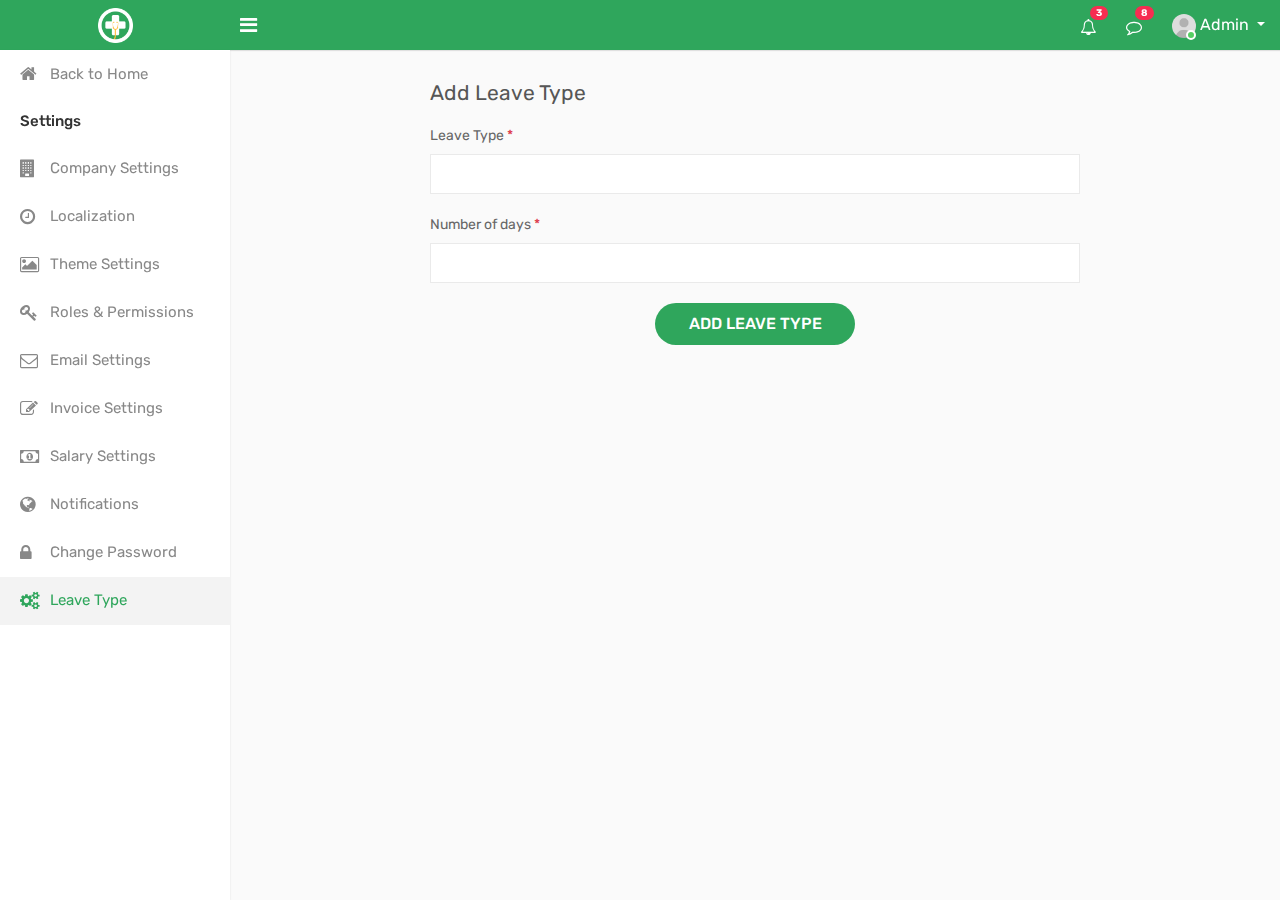
<file: Admin Dashboard/add-leave-type.html>
<!DOCTYPE html>
<html lang="en">


<!-- add-leave-type24:13-->
<head>
    <meta charset="utf-8">
    <meta name="viewport" content="width=device-width, initial-scale=1.0, user-scalable=0">
    <link rel="shortcut icon" type="image/x-icon" href="assets/img/favicon.ico">
    <title>Preclinic - Medical & Hospital - Bootstrap 4 Admin Template</title>
    <link rel="stylesheet" type="text/css" href="assets/css/bootstrap.min.css">
    <link rel="stylesheet" type="text/css" href="assets/css/font-awesome.min.css">
    <link rel="stylesheet" type="text/css" href="assets/css/select2.min.css">
    <link rel="stylesheet" type="text/css" href="assets/css/style.css">
    <!--[if lt IE 9]>
		<script src="assets/js/html5shiv.min.js"></script>
		<script src="assets/js/respond.min.js"></script>
	<![endif]-->
</head>

<body>
    <div class="main-wrapper">
        <div class="header">
			<div class="header-left">
				<a href="index-2.html" class="logo">
					<img src="assets/img/logo.png" width="35" height="35" alt="">
				</a>
			</div>
			<a id="toggle_btn" href="javascript:void(0);"><i class="fa fa-bars"></i></a>
            <a id="mobile_btn" class="mobile_btn float-left" href="#sidebar"><i class="fa fa-bars"></i></a>
            <ul class="nav user-menu float-right">
                <li class="nav-item dropdown d-none d-sm-block">
                    <a href="#" class="dropdown-toggle nav-link" data-toggle="dropdown"><i class="fa fa-bell-o"></i> <span class="badge badge-pill bg-danger float-right">3</span></a>
                    <div class="dropdown-menu notifications">
                        <div class="topnav-dropdown-header">
                            <span>Notifications</span>
                        </div>
                        <div class="drop-scroll">
                            <ul class="notification-list">
                                <li class="notification-message">
                                    <a href="activities.html">
                                        <div class="media">
											<span class="avatar">
												<img alt="John Doe" src="assets/img/user.jpg" class="img-fluid rounded-circle">
											</span>
											<div class="media-body">
												<p class="noti-details"><span class="noti-title">John Doe</span> added new task <span class="noti-title">Patient appointment booking</span></p>
												<p class="noti-time"><span class="notification-time">4 mins ago</span></p>
											</div>
                                        </div>
                                    </a>
                                </li>
                                <li class="notification-message">
                                    <a href="activities.html">
                                        <div class="media">
											<span class="avatar">V</span>
											<div class="media-body">
												<p class="noti-details"><span class="noti-title">Tarah Shropshire</span> changed the task name <span class="noti-title">Appointment booking with payment gateway</span></p>
												<p class="noti-time"><span class="notification-time">6 mins ago</span></p>
											</div>
                                        </div>
                                    </a>
                                </li>
                                <li class="notification-message">
                                    <a href="activities.html">
                                        <div class="media">
											<span class="avatar">L</span>
											<div class="media-body">
												<p class="noti-details"><span class="noti-title">Misty Tison</span> added <span class="noti-title">Domenic Houston</span> and <span class="noti-title">Claire Mapes</span> to project <span class="noti-title">Doctor available module</span></p>
												<p class="noti-time"><span class="notification-time">8 mins ago</span></p>
											</div>
                                        </div>
                                    </a>
                                </li>
                                <li class="notification-message">
                                    <a href="activities.html">
                                        <div class="media">
											<span class="avatar">G</span>
											<div class="media-body">
												<p class="noti-details"><span class="noti-title">Rolland Webber</span> completed task <span class="noti-title">Patient and Doctor video conferencing</span></p>
												<p class="noti-time"><span class="notification-time">12 mins ago</span></p>
											</div>
                                        </div>
                                    </a>
                                </li>
                                <li class="notification-message">
                                    <a href="activities.html">
                                        <div class="media">
											<span class="avatar">V</span>
											<div class="media-body">
												<p class="noti-details"><span class="noti-title">Bernardo Galaviz</span> added new task <span class="noti-title">Private chat module</span></p>
												<p class="noti-time"><span class="notification-time">2 days ago</span></p>
											</div>
                                        </div>
                                    </a>
                                </li>
                            </ul>
                        </div>
                        <div class="topnav-dropdown-footer">
                            <a href="activities.html">View all Notifications</a>
                        </div>
                    </div>
                </li>
                <li class="nav-item dropdown d-none d-sm-block">
                    <a href="javascript:void(0);" id="open_msg_box" class="hasnotifications nav-link"><i class="fa fa-comment-o"></i> <span class="badge badge-pill bg-danger float-right">8</span></a>
                </li>
                <li class="nav-item dropdown has-arrow">
                    <a href="#" class="dropdown-toggle nav-link user-link" data-toggle="dropdown">
                        <span class="user-img"><img class="rounded-circle" src="assets/img/user.jpg" width="40" alt="Admin">
							<span class="status online"></span></span>
                        <span>Admin</span>
                    </a>
					<div class="dropdown-menu">
						<a class="dropdown-item" href="profile.html">My Profile</a>
						<a class="dropdown-item" href="edit-profile.html">Edit Profile</a>
						<a class="dropdown-item" href="settings.html">Settings</a>
						<a class="dropdown-item" href="login.html">Logout</a>
					</div>
                </li>
            </ul>
            <div class="dropdown mobile-user-menu float-right">
                <a href="#" class="nav-link dropdown-toggle" data-toggle="dropdown" aria-expanded="false"><i class="fa fa-ellipsis-v"></i></a>
                <div class="dropdown-menu dropdown-menu-right">
                    <a class="dropdown-item" href="profile.html">My Profile</a>
                    <a class="dropdown-item" href="edit-profile.html">Edit Profile</a>
                    <a class="dropdown-item" href="settings.html">Settings</a>
                    <a class="dropdown-item" href="login.html">Logout</a>
                </div>
            </div>
        </div>
        <div class="sidebar" id="sidebar">
            <div class="sidebar-inner slimscroll">
                <div class="sidebar-menu">
                    <ul>
                        <li>
                            <a href="index-2.html"><i class="fa fa-home back-icon"></i> <span>Back to Home</span></a>
                        </li>
                        <li class="menu-title">Settings</li>
                        <li>
                            <a href="settings.html"><i class="fa fa-building"></i> <span>Company Settings</span></a>
                        </li>
                        <li>
                            <a href="localization.html"><i class="fa fa-clock-o"></i> <span>Localization</span></a>
                        </li>
                        <li>
                            <a href="theme-settings.html"><i class="fa fa-picture-o"></i> <span>Theme Settings</span></a>
                        </li>
                        <li>
                            <a href="roles-permissions.html"><i class="fa fa-key"></i> <span>Roles & Permissions</span></a>
                        </li>
                        <li>
                            <a href="email-settings.html"><i class="fa fa-envelope-o"></i> <span>Email Settings</span></a>
                        </li>
                        <li>
                            <a href="invoice-settings.html"><i class="fa fa-pencil-square-o"></i> <span>Invoice Settings</span></a>
                        </li>
                        <li>
                            <a href="salary-settings.html"><i class="fa fa-money"></i> <span>Salary Settings</span></a>
                        </li>
                        <li>
                            <a href="notifications-settings.html"><i class="fa fa-globe"></i> <span>Notifications</span></a>
                        </li>
                        <li>
                            <a href="change-password.html"><i class="fa fa-lock"></i> <span>Change Password</span></a>
                        </li>
                        <li class="active">
                            <a href="leave-type.html"><i class="fa fa-cogs"></i> <span>Leave Type</span></a>
                        </li>
                    </ul>
                </div>
            </div>
        </div>
        <div class="page-wrapper">
            <div class="content">
                <div class="row">
                    <div class="col-lg-8 offset-lg-2">
                        <h4 class="page-title">Add Leave Type</h4>
                    </div>
                </div>
                <div class="row">
                    <div class="col-lg-8 offset-lg-2">
                        <form>
                            <div class="form-group">
                                <label>Leave Type <span class="text-danger">*</span></label>
                                <input class="form-control" type="text">
                            </div>
                            <div class="form-group">
                                <label>Number of days <span class="text-danger">*</span></label>
                                <input class="form-control" type="text">
                            </div>
                            <div class="m-t-20 text-center">
                                <button class="btn btn-primary submit-btn">Add Leave Type</button>
                            </div>
                        </form>
                    </div>
                </div>
            </div>
        </div>
    </div>
    <div class="sidebar-overlay" data-reff=""></div>
    <script src="assets/js/jquery-3.2.1.min.js"></script>
	<script src="assets/js/popper.min.js"></script>
    <script src="assets/js/bootstrap.min.js"></script>
    <script src="assets/js/jquery.slimscroll.js"></script>
    <script src="assets/js/select2.min.js"></script>
    <script src="assets/js/app.js"></script>
</body>


<!-- add-leave-type24:13-->
</html>
</file>
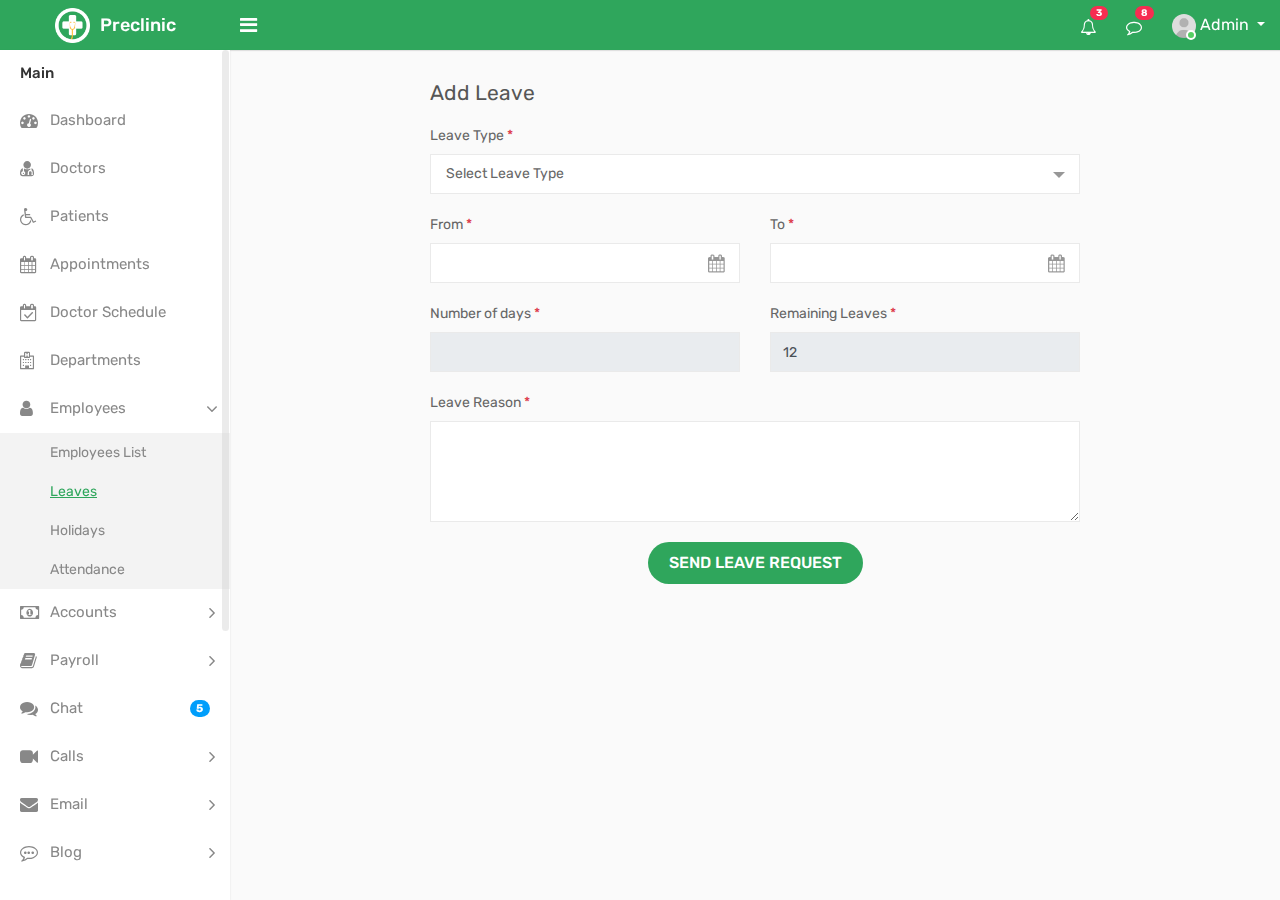
<file: Admin Dashboard/add-leave.html>
<!DOCTYPE html>
<html lang="en">


<!-- add-leave24:07-->
<head>
    <meta charset="utf-8">
    <meta name="viewport" content="width=device-width, initial-scale=1.0, user-scalable=0">
    <link rel="shortcut icon" type="image/x-icon" href="assets/img/favicon.ico">
    <title>Preclinic - Medical & Hospital - Bootstrap 4 Admin Template</title>
    <link rel="stylesheet" type="text/css" href="assets/css/bootstrap.min.css">
    <link rel="stylesheet" type="text/css" href="assets/css/font-awesome.min.css">
    <link rel="stylesheet" type="text/css" href="assets/css/select2.min.css">
	<link rel="stylesheet" type="text/css" href="assets/css/bootstrap-datetimepicker.min.css">
    <link rel="stylesheet" type="text/css" href="assets/css/style.css">
    <!--[if lt IE 9]>
		<script src="assets/js/html5shiv.min.js"></script>
		<script src="assets/js/respond.min.js"></script>
	<![endif]-->
</head>

<body>
    <div class="main-wrapper">
        <div class="header">
			<div class="header-left">
				<a href="index-2.html" class="logo">
					<img src="assets/img/logo.png" width="35" height="35" alt=""> <span>Preclinic</span>
				</a>
			</div>
			<a id="toggle_btn" href="javascript:void(0);"><i class="fa fa-bars"></i></a>
            <a id="mobile_btn" class="mobile_btn float-left" href="#sidebar"><i class="fa fa-bars"></i></a>
            <ul class="nav user-menu float-right">
                <li class="nav-item dropdown d-none d-sm-block">
                    <a href="#" class="dropdown-toggle nav-link" data-toggle="dropdown"><i class="fa fa-bell-o"></i> <span class="badge badge-pill bg-danger float-right">3</span></a>
                    <div class="dropdown-menu notifications">
                        <div class="topnav-dropdown-header">
                            <span>Notifications</span>
                        </div>
                        <div class="drop-scroll">
                            <ul class="notification-list">
                                <li class="notification-message">
                                    <a href="activities.html">
                                        <div class="media">
											<span class="avatar">
												<img alt="John Doe" src="assets/img/user.jpg" class="img-fluid rounded-circle">
											</span>
											<div class="media-body">
												<p class="noti-details"><span class="noti-title">John Doe</span> added new task <span class="noti-title">Patient appointment booking</span></p>
												<p class="noti-time"><span class="notification-time">4 mins ago</span></p>
											</div>
                                        </div>
                                    </a>
                                </li>
                                <li class="notification-message">
                                    <a href="activities.html">
                                        <div class="media">
											<span class="avatar">V</span>
											<div class="media-body">
												<p class="noti-details"><span class="noti-title">Tarah Shropshire</span> changed the task name <span class="noti-title">Appointment booking with payment gateway</span></p>
												<p class="noti-time"><span class="notification-time">6 mins ago</span></p>
											</div>
                                        </div>
                                    </a>
                                </li>
                                <li class="notification-message">
                                    <a href="activities.html">
                                        <div class="media">
											<span class="avatar">L</span>
											<div class="media-body">
												<p class="noti-details"><span class="noti-title">Misty Tison</span> added <span class="noti-title">Domenic Houston</span> and <span class="noti-title">Claire Mapes</span> to project <span class="noti-title">Doctor available module</span></p>
												<p class="noti-time"><span class="notification-time">8 mins ago</span></p>
											</div>
                                        </div>
                                    </a>
                                </li>
                                <li class="notification-message">
                                    <a href="activities.html">
                                        <div class="media">
											<span class="avatar">G</span>
											<div class="media-body">
												<p class="noti-details"><span class="noti-title">Rolland Webber</span> completed task <span class="noti-title">Patient and Doctor video conferencing</span></p>
												<p class="noti-time"><span class="notification-time">12 mins ago</span></p>
											</div>
                                        </div>
                                    </a>
                                </li>
                                <li class="notification-message">
                                    <a href="activities.html">
                                        <div class="media">
											<span class="avatar">V</span>
											<div class="media-body">
												<p class="noti-details"><span class="noti-title">Bernardo Galaviz</span> added new task <span class="noti-title">Private chat module</span></p>
												<p class="noti-time"><span class="notification-time">2 days ago</span></p>
											</div>
                                        </div>
                                    </a>
                                </li>
                            </ul>
                        </div>
                        <div class="topnav-dropdown-footer">
                            <a href="activities.html">View all Notifications</a>
                        </div>
                    </div>
                </li>
                <li class="nav-item dropdown d-none d-sm-block">
                    <a href="javascript:void(0);" id="open_msg_box" class="hasnotifications nav-link"><i class="fa fa-comment-o"></i> <span class="badge badge-pill bg-danger float-right">8</span></a>
                </li>
                <li class="nav-item dropdown has-arrow">
                    <a href="#" class="dropdown-toggle nav-link user-link" data-toggle="dropdown">
                        <span class="user-img"><img class="rounded-circle" src="assets/img/user.jpg" width="40" alt="Admin">
							<span class="status online"></span></span>
                        <span>Admin</span>
                    </a>
					<div class="dropdown-menu">
						<a class="dropdown-item" href="profile.html">My Profile</a>
						<a class="dropdown-item" href="edit-profile.html">Edit Profile</a>
						<a class="dropdown-item" href="settings.html">Settings</a>
						<a class="dropdown-item" href="login.html">Logout</a>
					</div>
                </li>
            </ul>
            <div class="dropdown mobile-user-menu float-right">
                <a href="#" class="nav-link dropdown-toggle" data-toggle="dropdown" aria-expanded="false"><i class="fa fa-ellipsis-v"></i></a>
                <div class="dropdown-menu dropdown-menu-right">
                    <a class="dropdown-item" href="profile.html">My Profile</a>
                    <a class="dropdown-item" href="edit-profile.html">Edit Profile</a>
                    <a class="dropdown-item" href="settings.html">Settings</a>
                    <a class="dropdown-item" href="login.html">Logout</a>
                </div>
            </div>
        </div>
        <div class="sidebar" id="sidebar">
            <div class="sidebar-inner slimscroll">
                <div id="sidebar-menu" class="sidebar-menu">
                    <ul>
                        <li class="menu-title">Main</li>
                        <li>
                            <a href="index-2.html"><i class="fa fa-dashboard"></i> <span>Dashboard</span></a>
                        </li>
						<li>
                            <a href="doctors.html"><i class="fa fa-user-md"></i> <span>Doctors</span></a>
                        </li>
                        <li>
                            <a href="patients.html"><i class="fa fa-wheelchair"></i> <span>Patients</span></a>
                        </li>
                        <li>
                            <a href="appointments.html"><i class="fa fa-calendar"></i> <span>Appointments</span></a>
                        </li>
                        <li>
                            <a href="schedule.html"><i class="fa fa-calendar-check-o"></i> <span>Doctor Schedule</span></a>
                        </li>
                        <li>
                            <a href="departments.html"><i class="fa fa-hospital-o"></i> <span>Departments</span></a>
                        </li>
						<li class="submenu">
							<a href="#"><i class="fa fa-user"></i> <span> Employees </span> <span class="menu-arrow"></span></a>
							<ul style="display: none;">
								<li><a href="employees.html">Employees List</a></li>
								<li><a class="active" href="leaves.html">Leaves</a></li>
								<li><a href="holidays.html">Holidays</a></li>
								<li><a href="attendance.html">Attendance</a></li>
							</ul>
						</li>
						<li class="submenu">
							<a href="#"><i class="fa fa-money"></i> <span> Accounts </span> <span class="menu-arrow"></span></a>
							<ul style="display: none;">
								<li><a href="invoices.html">Invoices</a></li>
								<li><a href="payments.html">Payments</a></li>
								<li><a href="expenses.html">Expenses</a></li>
								<li><a href="taxes.html">Taxes</a></li>
								<li><a href="provident-fund.html">Provident Fund</a></li>
							</ul>
						</li>
						<li class="submenu">
							<a href="#"><i class="fa fa-book"></i> <span> Payroll </span> <span class="menu-arrow"></span></a>
							<ul style="display: none;">
								<li><a href="salary.html"> Employee Salary </a></li>
								<li><a href="salary-view.html"> Payslip </a></li>
							</ul>
						</li>
                        <li>
                            <a href="chat.html"><i class="fa fa-comments"></i> <span>Chat</span> <span class="badge badge-pill bg-primary float-right">5</span></a>
                        </li>
                        <li class="submenu">
                            <a href="#"><i class="fa fa-video-camera camera"></i> <span> Calls</span> <span class="menu-arrow"></span></a>
                            <ul style="display: none;">
                                <li><a href="voice-call.html">Voice Call</a></li>
                                <li><a href="video-call.html">Video Call</a></li>
                                <li><a href="incoming-call.html">Incoming Call</a></li>
                            </ul>
                        </li>
                        <li class="submenu">
                            <a href="#"><i class="fa fa-envelope"></i> <span> Email</span> <span class="menu-arrow"></span></a>
                            <ul style="display: none;">
                                <li><a href="compose.html">Compose Mail</a></li>
                                <li><a href="inbox.html">Inbox</a></li>
                                <li><a href="mail-view.html">Mail View</a></li>
                            </ul>
                        </li>
                        <li class="submenu">
                            <a href="#"><i class="fa fa-commenting-o"></i> <span> Blog</span> <span class="menu-arrow"></span></a>
                            <ul style="display: none;">
                                <li><a href="blog.html">Blog</a></li>
                                <li><a href="blog-details.html">Blog View</a></li>
                                <li><a href="add-blog.html">Add Blog</a></li>
                                <li><a href="edit-blog.html">Edit Blog</a></li>
                            </ul>
                        </li>
						<li>
							<a href="assets.html"><i class="fa fa-cube"></i> <span>Assets</span></a>
						</li>
						<li>
							<a href="activities.html"><i class="fa fa-bell-o"></i> <span>Activities</span></a>
						</li>
						<li class="submenu">
							<a href="#"><i class="fa fa-flag-o"></i> <span> Reports </span> <span class="menu-arrow"></span></a>
							<ul style="display: none;">
								<li><a href="expense-reports.html"> Expense Report </a></li>
								<li><a href="invoice-reports.html"> Invoice Report </a></li>
							</ul>
						</li>
                        <li>
                            <a href="settings.html"><i class="fa fa-cog"></i> <span>Settings</span></a>
                        </li>
                        <li class="menu-title">UI Elements</li>
                        <li class="submenu">
                            <a href="#"><i class="fa fa-laptop"></i> <span> Components</span> <span class="menu-arrow"></span></a>
                            <ul style="display: none;">
                                <li><a href="uikit.html">UI Kit</a></li>
                                <li><a href="typography.html">Typography</a></li>
                                <li><a href="tabs.html">Tabs</a></li>
                            </ul>
                        </li>
                        <li class="submenu">
                            <a href="#"><i class="fa fa-edit"></i> <span> Forms</span> <span class="menu-arrow"></span></a>
                            <ul style="display: none;">
                                <li><a href="form-basic-inputs.html">Basic Inputs</a></li>
                                <li><a href="form-input-groups.html">Input Groups</a></li>
                                <li><a href="form-horizontal.html">Horizontal Form</a></li>
                                <li><a href="form-vertical.html">Vertical Form</a></li>
                            </ul>
                        </li>
                        <li class="submenu">
                            <a href="#"><i class="fa fa-table"></i> <span> Tables</span> <span class="menu-arrow"></span></a>
                            <ul style="display: none;">
                                <li><a href="tables-basic.html">Basic Tables</a></li>
                                <li><a href="tables-datatables.html">Data Table</a></li>
                            </ul>
                        </li>
                        <li>
                            <a href="calendar.html"><i class="fa fa-calendar"></i> <span>Calendar</span></a>
                        </li>
                        <li class="menu-title">Extras</li>
                        <li class="submenu">
                            <a href="#"><i class="fa fa-columns"></i> <span>Pages</span> <span class="menu-arrow"></span></a>
                            <ul style="display: none;">
                                <li><a href="login.html"> Login </a></li>
                                <li><a href="register.html"> Register </a></li>
                                <li><a href="forgot-password.html"> Forgot Password </a></li>
                                <li><a href="change-password2.html"> Change Password </a></li>
                                <li><a href="lock-screen.html"> Lock Screen </a></li>
                                <li><a href="profile.html"> Profile </a></li>
                                <li><a href="gallery.html"> Gallery </a></li>
                                <li><a href="error-404.html">404 Error </a></li>
                                <li><a href="error-500.html">500 Error </a></li>
                                <li><a href="blank-page.html"> Blank Page </a></li>
                            </ul>
                        </li>
                        <li class="submenu">
                            <a href="javascript:void(0);"><i class="fa fa-share-alt"></i> <span>Multi Level</span> <span class="menu-arrow"></span></a>
                            <ul style="display: none;">
                                <li class="submenu">
                                    <a href="javascript:void(0);"><span>Level 1</span> <span class="menu-arrow"></span></a>
                                    <ul style="display: none;">
                                        <li><a href="javascript:void(0);"><span>Level 2</span></a></li>
                                        <li class="submenu">
                                            <a href="javascript:void(0);"> <span> Level 2</span> <span class="menu-arrow"></span></a>
                                            <ul style="display: none;">
                                                <li><a href="javascript:void(0);">Level 3</a></li>
                                                <li><a href="javascript:void(0);">Level 3</a></li>
                                            </ul>
                                        </li>
                                        <li><a href="javascript:void(0);"><span>Level 2</span></a></li>
                                    </ul>
                                </li>
                                <li>
                                    <a href="javascript:void(0);"><span>Level 1</span></a>
                                </li>
                            </ul>
                        </li>
                    </ul>
                </div>
            </div>
        </div>
        <div class="page-wrapper">
            <div class="content">
                <div class="row">
                    <div class="col-lg-8 offset-lg-2">
                        <h4 class="page-title">Add Leave</h4>
                    </div>
                </div>
                <div class="row">
                    <div class="col-lg-8 offset-lg-2">
                        <form>
                            <div class="form-group">
                                <label>Leave Type <span class="text-danger">*</span></label>
                                <select class="select">
                                    <option>Select Leave Type</option>
                                    <option>Casual Leave 12 Days</option>
                                    <option>Medical Leave</option>
                                    <option>Loss of Pay</option>
                                </select>
                            </div>
							<div class="row">
								<div class="col-md-6">
									<div class="form-group">
										<label>From <span class="text-danger">*</span></label>
										<div class="cal-icon">
											<input class="form-control datetimepicker" type="text">
										</div>
									</div>
								</div>
								<div class="col-md-6">
									<div class="form-group">
										<label>To <span class="text-danger">*</span></label>
										<div class="cal-icon">
											<input class="form-control datetimepicker" type="text">
										</div>
									</div>
								</div>
							</div>
							<div class="row">
								<div class="col-md-6">
									<div class="form-group">
										<label>Number of days <span class="text-danger">*</span></label>
										<input class="form-control" readonly="" type="text">
									</div>
								</div>
								<div class="col-md-6">
									<div class="form-group">
										<label>Remaining Leaves <span class="text-danger">*</span></label>
										<input class="form-control" readonly="" value="12" type="text">
									</div>
								</div>
							</div>
                            <div class="form-group">
                                <label>Leave Reason <span class="text-danger">*</span></label>
                                <textarea rows="4" cols="5" class="form-control"></textarea>
                            </div>
                            <div class="m-t-20 text-center">
                                <button class="btn btn-primary submit-btn">Send Leave Request</button>
                            </div>
                        </form>
                    </div>
                </div>
            </div>
			<div class="notification-box">
                <div class="msg-sidebar notifications msg-noti">
                    <div class="topnav-dropdown-header">
                        <span>Messages</span>
                    </div>
                    <div class="drop-scroll msg-list-scroll" id="msg_list">
                        <ul class="list-box">
                            <li>
                                <a href="chat.html">
                                    <div class="list-item">
                                        <div class="list-left">
                                            <span class="avatar">R</span>
                                        </div>
                                        <div class="list-body">
                                            <span class="message-author">Richard Miles </span>
                                            <span class="message-time">12:28 AM</span>
                                            <div class="clearfix"></div>
                                            <span class="message-content">Lorem ipsum dolor sit amet, consectetur adipiscing</span>
                                        </div>
                                    </div>
                                </a>
                            </li>
                            <li>
                                <a href="chat.html">
                                    <div class="list-item new-message">
                                        <div class="list-left">
                                            <span class="avatar">J</span>
                                        </div>
                                        <div class="list-body">
                                            <span class="message-author">John Doe</span>
                                            <span class="message-time">1 Aug</span>
                                            <div class="clearfix"></div>
                                            <span class="message-content">Lorem ipsum dolor sit amet, consectetur adipiscing</span>
                                        </div>
                                    </div>
                                </a>
                            </li>
                            <li>
                                <a href="chat.html">
                                    <div class="list-item">
                                        <div class="list-left">
                                            <span class="avatar">T</span>
                                        </div>
                                        <div class="list-body">
                                            <span class="message-author"> Tarah Shropshire </span>
                                            <span class="message-time">12:28 AM</span>
                                            <div class="clearfix"></div>
                                            <span class="message-content">Lorem ipsum dolor sit amet, consectetur adipiscing</span>
                                        </div>
                                    </div>
                                </a>
                            </li>
                            <li>
                                <a href="chat.html">
                                    <div class="list-item">
                                        <div class="list-left">
                                            <span class="avatar">M</span>
                                        </div>
                                        <div class="list-body">
                                            <span class="message-author">Mike Litorus</span>
                                            <span class="message-time">12:28 AM</span>
                                            <div class="clearfix"></div>
                                            <span class="message-content">Lorem ipsum dolor sit amet, consectetur adipiscing</span>
                                        </div>
                                    </div>
                                </a>
                            </li>
                            <li>
                                <a href="chat.html">
                                    <div class="list-item">
                                        <div class="list-left">
                                            <span class="avatar">C</span>
                                        </div>
                                        <div class="list-body">
                                            <span class="message-author"> Catherine Manseau </span>
                                            <span class="message-time">12:28 AM</span>
                                            <div class="clearfix"></div>
                                            <span class="message-content">Lorem ipsum dolor sit amet, consectetur adipiscing</span>
                                        </div>
                                    </div>
                                </a>
                            </li>
                            <li>
                                <a href="chat.html">
                                    <div class="list-item">
                                        <div class="list-left">
                                            <span class="avatar">D</span>
                                        </div>
                                        <div class="list-body">
                                            <span class="message-author"> Domenic Houston </span>
                                            <span class="message-time">12:28 AM</span>
                                            <div class="clearfix"></div>
                                            <span class="message-content">Lorem ipsum dolor sit amet, consectetur adipiscing</span>
                                        </div>
                                    </div>
                                </a>
                            </li>
                            <li>
                                <a href="chat.html">
                                    <div class="list-item">
                                        <div class="list-left">
                                            <span class="avatar">B</span>
                                        </div>
                                        <div class="list-body">
                                            <span class="message-author"> Buster Wigton </span>
                                            <span class="message-time">12:28 AM</span>
                                            <div class="clearfix"></div>
                                            <span class="message-content">Lorem ipsum dolor sit amet, consectetur adipiscing</span>
                                        </div>
                                    </div>
                                </a>
                            </li>
                            <li>
                                <a href="chat.html">
                                    <div class="list-item">
                                        <div class="list-left">
                                            <span class="avatar">R</span>
                                        </div>
                                        <div class="list-body">
                                            <span class="message-author"> Rolland Webber </span>
                                            <span class="message-time">12:28 AM</span>
                                            <div class="clearfix"></div>
                                            <span class="message-content">Lorem ipsum dolor sit amet, consectetur adipiscing</span>
                                        </div>
                                    </div>
                                </a>
                            </li>
                            <li>
                                <a href="chat.html">
                                    <div class="list-item">
                                        <div class="list-left">
                                            <span class="avatar">C</span>
                                        </div>
                                        <div class="list-body">
                                            <span class="message-author"> Claire Mapes </span>
                                            <span class="message-time">12:28 AM</span>
                                            <div class="clearfix"></div>
                                            <span class="message-content">Lorem ipsum dolor sit amet, consectetur adipiscing</span>
                                        </div>
                                    </div>
                                </a>
                            </li>
                            <li>
                                <a href="chat.html">
                                    <div class="list-item">
                                        <div class="list-left">
                                            <span class="avatar">M</span>
                                        </div>
                                        <div class="list-body">
                                            <span class="message-author">Melita Faucher</span>
                                            <span class="message-time">12:28 AM</span>
                                            <div class="clearfix"></div>
                                            <span class="message-content">Lorem ipsum dolor sit amet, consectetur adipiscing</span>
                                        </div>
                                    </div>
                                </a>
                            </li>
                            <li>
                                <a href="chat.html">
                                    <div class="list-item">
                                        <div class="list-left">
                                            <span class="avatar">J</span>
                                        </div>
                                        <div class="list-body">
                                            <span class="message-author">Jeffery Lalor</span>
                                            <span class="message-time">12:28 AM</span>
                                            <div class="clearfix"></div>
                                            <span class="message-content">Lorem ipsum dolor sit amet, consectetur adipiscing</span>
                                        </div>
                                    </div>
                                </a>
                            </li>
                            <li>
                                <a href="chat.html">
                                    <div class="list-item">
                                        <div class="list-left">
                                            <span class="avatar">L</span>
                                        </div>
                                        <div class="list-body">
                                            <span class="message-author">Loren Gatlin</span>
                                            <span class="message-time">12:28 AM</span>
                                            <div class="clearfix"></div>
                                            <span class="message-content">Lorem ipsum dolor sit amet, consectetur adipiscing</span>
                                        </div>
                                    </div>
                                </a>
                            </li>
                            <li>
                                <a href="chat.html">
                                    <div class="list-item">
                                        <div class="list-left">
                                            <span class="avatar">T</span>
                                        </div>
                                        <div class="list-body">
                                            <span class="message-author">Tarah Shropshire</span>
                                            <span class="message-time">12:28 AM</span>
                                            <div class="clearfix"></div>
                                            <span class="message-content">Lorem ipsum dolor sit amet, consectetur adipiscing</span>
                                        </div>
                                    </div>
                                </a>
                            </li>
                        </ul>
                    </div>
                    <div class="topnav-dropdown-footer">
                        <a href="chat.html">See all messages</a>
                    </div>
                </div>
            </div>
        </div>
    </div>
    <div class="sidebar-overlay" data-reff=""></div>
    <script src="assets/js/jquery-3.2.1.min.js"></script>
	<script src="assets/js/popper.min.js"></script>
    <script src="assets/js/bootstrap.min.js"></script>
    <script src="assets/js/jquery.slimscroll.js"></script>
    <script src="assets/js/select2.min.js"></script>
	<script src="assets/js/moment.min.js"></script>
	<script src="assets/js/bootstrap-datetimepicker.min.js"></script>
    <script src="assets/js/app.js"></script>
</body>


<!-- add-leave24:07-->
</html>
</file>
<file: Admin Dashboard/assets/css/style.css>
/*
Author       : Dreamguys
Template Name: PreClinic - Medical and Hospital Admin Template
Version      : 1.0
*/

/*============================
 [Table of CSS]

1. General
2. Table
3. Helper Class
4. Bootstrap Classes
5. Header
6. Sidebar
7. Content
8. Login
9. Dashboard
10. Activity
11. Select2
12. Nav tabs
13. Holidays
14. Edit Profile
15. Chat
16. Focus Label
17. Leave
18. Employee
19. Events
20. Profile
21. Notifications
22. Roles & Permissions
23. Chat Right Sidebar
24. Invoice
25. Doctors
26. Add Doctor
27. Payslip
28. Attendance
29. Inbox
30. Mail View
31. Blog
32. Blog View
33. UI Kit
34. Error
35. Lock Screen
36. Voice call
37. Video Call
38. Incoming call
39. Notification settings
40. Chat Sidebar
41. Gallery
42. Responsive

========================================*/

/*-----------------
	1. General
-----------------------*/

@import url('https://fonts.googleapis.com/css?family=Rubik:400,500,700');
html {
	height: 100%;
}
body {
	font-family: 'Rubik', sans-serif;
	font-size: 0.875rem;
	color: #666;
	background-color: #fafafa;
	overflow-x: hidden;
	height: 100%;
}
h1,
h2,
h3,
h4,
h5,
h6 {
	margin-top: 0;
}
h1,
.h1 {
	font-size: 2.25rem;
}
h2,
.h2 {
	font-size: 1.875rem;
}
h3,
.h3 {
	font-size: 1.5rem;
}
h4,
.h4 {
	font-size: 1.125rem;
}
h5,
.h5 {
	font-size: 0.875rem;
}
h6,
.h6 {
	font-size: 0.75rem;
}
a:hover,
a:active,
a:focus {
	text-decoration: none;
	color: #2fa65c;
	outline: none;
}
.form-control {
	border-radius: 0;
	box-shadow: none;
	padding: 0.469rem 0.75rem;
	border-color: #eaeaea;
	font-size: 14px;
	min-height: 40px;
}
.form-control:focus {
	border-color: #2fa65c;
	box-shadow: none;
	outline: 0 none;
}
a {
	color: #2fa65c;
}
input,
button,
a {
	transition: all 0.4s ease;
	-moz-transition: all 0.4s ease;
	-o-transition: all 0.4s ease;
	-ms-transition: all 0.4s ease;
	-webkit-transition: all 0.4s ease;
}
input,
button {
	outline: none;
}
input[type="file"] {
	height: auto;
	padding: 6px 0.75rem;
}
input[type=text],
input[type=password] {
	-webkit-appearance: none;
	-moz-appearance: none;
	appearance: none;
}
textarea.form-control {
	resize: vertical;
}
.navbar-nav > li {
	float: left;
}
.form-group {
	margin-bottom: 20px;
}
.display-block {
	display: block;
}
.btn.rounded {
	box-shadow: 0 1px 2px 0 rgba(0, 0, 0, 0.1);
}
.btn.focus,
.btn:focus {
	box-shadow: inherit !important;
}
.list-group-item {
	border: 1px solid #eaeaea;
}

/*-----------------
	2. Table
-----------------------*/

.table {
	color: #000;
	border: 1px solid #f0f0f0;
}
.table.table-white {
	background-color: #fff;
}
.table > tbody > tr > td {
	font-weight: 300;
}
.table-striped > tbody > tr:nth-of-type(2n + 1) {
	background-color: #f6f6f6;
}
table.table td .avatar {
	margin: 0 5px 0 0;
}
table.table td h2 {
	display: inline-block;
	font-size: inherit;
	font-weight: 400;
	margin: 0;
	padding: 0;
	vertical-align: middle;
}
table.table td h2 a {
	color: #757575;
}
table.table td h2 a:hover {
	color: #009efb;
}
table.table td h2 span {
	color: #9e9e9e;
	display: block;
	font-size: 12px;
	margin-top: 3px;
}

/*-----------------
	3. Helper Class
-----------------------*/

.m-r-5 {
	margin-right: 5px !important;
}
.m-r-10 {
	margin-right: 10px !important;
}
.m-l-5 {
	margin-left: 5px !important;
}
.m-t-0 {
	margin-top: 0 !important;
}
.m-t-10 {
	margin-top: 10px !important;
}
.m-t-20 {
	margin-top: 20px !important;
}
.m-t-30 {
	margin-top: 30px !important;
}
.m-t-50 {
	margin-top: 50px !important;
}
.m-b-10 {
	margin-bottom: 10px !important;
}
.m-b-20 {
	margin-bottom: 20px !important;
}
.m-b-30 {
	margin-bottom: 30px !important;
}
.w-40 {
	width: 40px;
}
.block {
	display: block !important;
}
.text-ellipsis {
	display: block;
	max-width: 100%;
	overflow: hidden;
	text-overflow: ellipsis;
	white-space: nowrap;
}
.text-muted-light {
	color: #aaa;
}
.card-box {
	background-color: #fff;
	border-radius: 4px;
	margin-bottom: 30px;
	padding: 20px;
	position: relative;
	box-shadow: 0 1px 2px 0 rgba(0, 0, 0, 0.1);
}
.card-title {
	color: #333;
	font-size: 16px;
	margin-bottom: 20px;
}
.page-title {
	color: #565656;
	font-size: 21px;
	font-weight: normal;
	margin-bottom: 20px;
}
.page-sub-title {
	color: #565656;
	font-size: 18px;
	font-weight: normal;
	margin-bottom: 20px;
}
.cal-icon:after {
	background: transparent url("../img/calander.png") no-repeat scroll 0 0;
	bottom: 0;
	content: "";
	display: block;
	height: 19px;
	margin: auto;
	position: absolute;
	right: 15px;
	top: 0;
	width: 17px;
}
.cal-icon {
	position: relative;
	width: 100%;
}
.time-icon:after {
	background: transparent url("../img/clock.png") no-repeat scroll 0 0;
	bottom: 0;
	content: "";
	display: block;
	height: 19px;
	margin: auto;
	position: absolute;
	right: 15px;
	top: 0;
	width: 19px;
}
.time-icon {
	position: relative;
	width: 100%;
}
.badge-success-border {
	border: 1px solid #55ce63;
	color: #55ce63;
	background-color: #fff;
	display: inline-block;
	min-width: 80px;
}
.badge-danger-border {
	border: 1px solid #f62d51;
	color: #f62d51;
	background-color: #fff;
	display: inline-block;
	min-width: 80px;
}
.badge-warning-border {
	border: 1px solid #ffbc34;
	color: #ffbc34;
	background-color: #fff;
	display: inline-block;
	min-width: 80px;
}
.badge-info-border {
	border: 1px solid #2fa65c;
	color: #2fa65c;
	background-color: #fff;
	display: inline-block;
	min-width: 80px;
}
.modal-footer.text-left {
	text-align: left;
}
.modal-footer.text-center {
	text-align: center;
}
.font-18 {
	font-size: 18px;
}
.border-right {
	border-right: 1px solid #e7e7e7;
}
.blur {
	-webkit-filter: blur(3px);
	-moz-filter: blur(3px);
	-o-filter: blur(3px);
	-ms-filter: blur(3px);
	filter: blur(3px);
}
.btn {
	font-size: 0.875rem;
}

/*-----------------
	4. Bootstrap Classes
-----------------------*/

.btn-white {
	background-color: #fff;
	border: 1px solid #ccc;
	color: #333;
}
.rounded,
.circle {
	border-radius: 500px;
}
.bg-primary,
.badge-primary {
	background-color: #009efb !important;
}
.bg-success,
.badge-success {
	background-color: #55ce63 !important;
}
.bg-info,
.badge-info {
	background-color: #009efb !important;
}
.bg-warning,
.badge-warning {
	background-color: #ffbc34 !important;
}
.bg-danger,
.badge-danger {
	background-color: #f62d51 !important;
}
.bg-white {
	background-color: #fff;
}
.text-primary,
.dropdown-menu > li > a.text-primary {
	color: #009efb !important;
}
.text-success,
.dropdown-menu > li > a.text-success {
	color: #55ce63;
}
.text-danger,
.dropdown-menu > li > a.text-danger {
	color: #f62d51;
}
.text-info,
.dropdown-menu > li > a.text-info {
	color: #009efb;
}
.text-warning,
.dropdown-menu > li > a.text-warning {
	color: #ffbc34;
}
.text-purple,
.dropdown-menu > li > a.text-purple {
	color: #7460ee;
}
.btn-primary {
	border-color: transparent;
	background-color: #2fa65c;
}
.btn-primary:hover,
.btn-primary:focus,
.btn-primary.active,
.btn-primary:active,
.open > .dropdown-toggle.btn-primary {
	background-color: #009efb;
	border: 1px solid #009efb;
	color: #fff;
}
.btn-primary.active.focus,
.btn-primary.active:focus,
.btn-primary.active:hover,
.btn-primary.focus:active,
.btn-primary:active:focus,
.btn-primary:active:hover,
.open > .dropdown-toggle.btn-primary.focus,
.open > .dropdown-toggle.btn-primary:focus,
.open > .dropdown-toggle.btn-primary:hover {
	background-color: #009efb;
	border: 1px solid #009efb;
}
.btn-primary.active:not(:disabled):not(.disabled),
.btn-primary:active:not(:disabled):not(.disabled),
.show > .btn-primary.dropdown-toggle {
	background-color: #2fa65c;
	border-color: #2fa65c;
	color: #fff;
}
.btn-outline-primary {
	border-color: #2fa65c;
	color: #2fa65c;
}
.btn-outline-primary:hover {
	background-color: #2fa65c;
	border-color: #2fa65c;
	color: #fff;
}
.btn-outline-primary.active:not(:disabled):not(.disabled),
.btn-outline-primary:active:not(:disabled):not(.disabled),
.show > .btn-outline-primary.dropdown-toggle {
	background-color: #2fa65c;
	border-color: #2fa65c;
	color: #fff;
}
.btn-success {
	background-color: #55ce63;
	border: 1px solid #55ce63
}
.btn-success:hover,
.btn-success:focus,
.btn-success.active,
.btn-success:active,
.open > .dropdown-toggle.btn-success {
	background: #4ab657;
	border: 1px solid #4ab657
}
.btn-success.active.focus,
.btn-success.active:focus,
.btn-success.active:hover,
.btn-success.focus:active,
.btn-success:active:focus,
.btn-success:active:hover,
.open > .dropdown-toggle.btn-success.focus,
.open > .dropdown-toggle.btn-success:focus,
.open > .dropdown-toggle.btn-success:hover {
	background: #4ab657;
	border: 1px solid #4ab657
}
.btn-info {
	background-color: #2fa65c;
	border: 1px solid #2fa65c
}
.btn-info:hover,
.btn-info:focus,
.btn-info.active,
.btn-info:active,
.open > .dropdown-toggle.btn-info {
	background-color: #2fa65c;
	border: 1px solid #2fa65c
}
.btn-info.active.focus,
.btn-info.active:focus,
.btn-info.active:hover,
.btn-info.focus:active,
.btn-info:active:focus,
.btn-info:active:hover,
.open > .dropdown-toggle.btn-info.focus,
.open > .dropdown-toggle.btn-info:focus,
.open > .dropdown-toggle.btn-info:hover {
	background-color: #2fa65c;
	border: 1px solid #2fa65c
}
.btn-warning {
	background: #ffbc34;
	border: 1px solid #ffbc34
}
.btn-warning:hover,
.btn-warning:focus,
.btn-warning.active,
.btn-warning:active,
.open > .dropdown-toggle.btn-warning {
	background: #e9ab2e;
	border: 1px solid #e9ab2e
}
.btn-warning.active.focus,
.btn-warning.active:focus,
.btn-warning.active:hover,
.btn-warning.focus:active,
.btn-warning:active:focus,
.btn-warning:active:hover,
.open > .dropdown-toggle.btn-warning.focus,
.open > .dropdown-toggle.btn-warning:focus,
.open > .dropdown-toggle.btn-warning:hover {
	background: #e9ab2e;
	border: 1px solid #e9ab2e
}
.btn-danger {
	background: #f62d51;
	border: 1px solid #f62d51
}
.btn-danger:hover,
.btn-danger:focus {
	background-color: #e6294b;
	border: 1px solid #e6294b
}
.pagination > .active > a,
.pagination > .active > a:focus,
.pagination > .active > a:hover,
.pagination > .active > span,
.pagination > .active > span:focus,
.pagination > .active > span:hover {
	background-color: #009efb;
	border-color: #009efb;
}
.pagination > li > a,
.pagination > li > span {
	color: #009efb;
	padding: .5rem .75rem !important;
}
.page-item.active .page-link {
	background-color: #009efb;
	border-color: #009efb;
}
.dropdown-menu {
	border: 1px solid rgba(0, 0, 0, 0.1);
	border-radius: 3px;
	transform-origin: left top 0;
	box-shadow: inherit;
	background-color: #fff;
}
.navbar-nav .open .dropdown-menu {
	background-color: #fff;
	border: 1px solid rgba(0, 0, 0, 0.1);
}
.btn-group-xs > .btn,
.btn-xs {
	min-height: 22px;
	min-width: 22px;
}
.dropdown-menu {
	font-size: 13px;
}
.btn-link,
.btn-link:hover,
.btn-link:focus,
.btn-link:active {
	box-shadow: none;
}
.btn-link {
	color: #333;
}
.nav .open > a,
.nav .open > a:focus,
.nav .open > a:hover {
	background-color: rgba(0, 0, 0, 0.2);
}
.card {
	margin-bottom: 30px;
	box-shadow: 0 1px 2px 0 rgba(0, 0, 0, 0.1);
	border: 0;
}
.card-title {
	margin-bottom: 1.125rem;
}
.dropdown-action .dropdown-toggle:after {
	display: none;
}
.badge.badge-pill {
	border-radius: 10rem;
}
.badge-primary {
	color: #fff;
}
.btn.btn-rounded {
	border-radius: 50px;
}
.nav-tabs .nav-link:focus,
.nav-tabs .nav-link:hover {
	background-color: #eee;
	border-color: transparent;
}
.nav-tabs .nav-link {
	border-radius: 0;
}
.table.dataTable {
	border-collapse: collapse !important;
}
textarea.form-control {
	height: auto;
}
.progress-example .progress {
	margin-bottom: 1.5rem;
}
.progress-xs {
	height: 4px;
}
.progress-sm {
	height: 15px;
}
.progress.progress-sm {
	height: 6px;
}
.progress.progress-md {
	height: 8px;
}
.progress.progress-lg {
	height: 18px;
}
.form-control.form-control-sm {
	padding: 0.25rem 0.5rem;
}
.card .card-header {
	background-color: rgba(255, 255, 255, 0.1);
	border: 0 none;
	font-size: 16px;
	line-height: 30px;
	padding: 15px;
}
.card .card-header .card-title {
	font-size: 18px;
	font-weight: 400;
	line-height: 20px;
	margin: 0;
	padding: 5px 0;
}
.table h5 {
	font-size: 14px;
	font-weight: 400;
	line-height: 18px;
	margin-bottom: 0;
	vertical-align: middle;
}
.table h5 + p {
	color: #9e9e9e;
	font-size: 14px;
	line-height: 18px;
	margin-bottom: 0;
}
.page-link:focus {
    box-shadow: unset;
}

/*-----------------
	5. Header
-----------------------*/

.header {
	background-color: #2fa65c;
	left: 0;
	position: fixed;
	right: 0;
	top: 0;
	z-index: 1039;
	height: 50px;
	box-shadow: 0 1px 1px rgba(0, 0, 0, 0.1);
}
.header .header-left {
	float: left;
	height: 50px;
	padding: 0 20px;
	position: relative;
	text-align: center;
	width: 230px;
	z-index: 1;
}
.logo {
	align-items: center;
	display: flex;
	height: 50px;
	justify-content: center;
}
.logo span {
	color: #fff;
	font-size: 18px;
	font-weight: 500;
	margin-left: 10px;
}
.header .navbar-nav .badge {
	position: absolute;
	right: 7px;
	top: 4px;
}
.header .dropdown-menu > li > a {
	position: relative;
}
.header .dropdown-toggle:after {
	display: none;
}
.header .has-arrow .dropdown-toggle:after {
	display: inline-block;
}
.page-title-box {
	border-radius: 0;
	height: 50px;
	margin-bottom: 0;
	padding: 14px 20px;
}
.page-title-box h3 {
	color: #fff;
	font-size: 18px;
	font-weight: 500;
	margin: 0;
}
.user-menu {
	margin: 0;
	position: relative;
	z-index: 99;
}
.user-menu.nav > li > a {
	color: #fff;
	font-size: 16px;
	line-height: 50px;
	padding: 0 15px;
	height: 50px;
}
.user-menu.nav > li > a:hover,
.user-menu.nav > li > a:focus {
	background-color: rgba(0, 0, 0, 0.2);
}
.user-img {
	display: inline-block;
	position: relative;
}
.header .user-img img {
	width: 24px;
}
.user-img .status {
	border: 2px solid #fff;
	bottom: 0;
	height: 10px;
	position: absolute;
	right: 0;
	width: 10px;
}
.user-menu .user-img .status {
	bottom: 10px;
}
.user-menu .dropdown-menu {
	min-width: 136px;
}
.user-menu .bg-primary {
	background-color: #2fa65c !important;
}
.status {
	background-color: #ccc;
	border-radius: 50%;
	display: inline-block;
	height: 10px;
	width: 10px;
}
.status.online {
	background-color: #55ce63;
}
.status.offline {
	background-color: #f62d51;
}
.status.away {
	background-color: #faa937;
}

/*-----------------
	6. Sidebar
-----------------------*/

.sidebar {
	box-shadow: 0 1px 2px 0 rgba(0, 0, 0, 0.1);
	top: 50px;
	width: 230px;
	z-index: 1039;
	background-color: #fff;
	bottom: 0;
	margin-top: 0px;
	position: fixed;
	left: 0;
	transition: all 0.2s ease-in-out;
}
.sidebar.opened {
	-webkit-transition: all 0.4s ease;
	-moz-transition: all 0.4s ease;
	transition: all 0.4s ease;
}
.sidebar-inner {
	height: 100%;
	transition: all 0.2s ease-in-out 0s;
}
.sidebar-menu ul {
	font-size: 14px;
	list-style-type: none;
	margin: 0;
	padding: 0;
}
.sidebar-menu li a {
	color: #888;
	display: block;
	font-size: 15px;
	height: auto;
	padding: 0 20px;
}
.sidebar-menu li a:hover {
	color: #2fa65c;
}
.sidebar-menu li.active a {
	color: #2fa65c;
	background-color: #f3f3f3;
}
.menu-title {
	color: #333;
	font-size: 15px;
	font-weight: 500;
	padding: 12px 20px;
}
.menu-title > i {
	float: right;
	line-height: 40px;
}
.sidebar-menu li.menu-title a {
	color: #009efb;
	display: inline-block;
	float: right;
	padding: 0;
}
.sidebar-menu li.menu-title a.btn {
	color: #fff;
	display: block;
	float: none;
	font-size: 15px;
	line-height: inherit;
	margin-bottom: 15px;
}
.sidebar-menu ul ul a.active {
	color: #2fa65c;
	text-decoration: underline;
}
.mobile-user-menu {
	color: #fff;
	display: none;
	font-size: 24px;
	height: 50px;
	line-height: 50px;
	padding: 0 20px;
	position: absolute;
	right: 0;
	text-align: right;
	top: 0;
	width: 50px;
	z-index: 10;
}
.mobile-user-menu > a {
	color: #fff;
	padding: 0;
}
.mobile-user-menu > a:hover {
	color: #fff;
}
.mobile-user-menu > .dropdown-menu > a {
    line-height: 23px;
}
.profile-rightbar {
	display: none !important;
	color: #2fa65c;
	font-size: 26px;
	margin-left: 15px;
}
.fixed-sidebar-right {
	position: fixed;
	top: 60px;
	right: 0;
	width: 300px;
	margin-right: -300px;
	bottom: 0;
	z-index: 101;
	-webkit-transition: all 0.4s ease;
	-moz-transition: all 0.4s ease;
	transition: all 0.4s ease;
}
.mobile_btn {
	display: none;
}
.sidebar .sidebar-menu > ul > li > a span {
	transition: all 0.2s ease-in-out 0s;
	display: inline-block;
	margin-left: 10px;
	white-space: nowrap;
}
.sidebar .sidebar-menu > ul > li > a span.badge {
	color: #fff;
	margin-left: auto;
}
.sidebar-menu ul ul a {
	display: block;
	font-size: 14px;
	padding: 9px 10px 9px 50px;
	position: relative;
}
.sidebar-menu ul ul {
	background-color: #f3f3f3;
	display: none;
}
.sidebar-menu ul ul ul a {
	padding-left: 70px;
}
.sidebar-menu ul ul ul ul a {
	padding-left: 90px;
}
.sidebar-menu > ul > li {
	position: relative;
}
.sidebar-menu .menu-arrow {
	-webkit-transition: -webkit-transform 0.15s;
	-o-transition: -o-transform 0.15s;
	transition: transform .15s;
	position: absolute;
	right: 15px;
	display: inline-block;
	font-family: 'FontAwesome';
	text-rendering: auto;
	line-height: 40px;
	font-size: 18px;
	-webkit-font-smoothing: antialiased;
	-moz-osx-font-smoothing: grayscale;
	-webkit-transform: translate(0, 0);
	-ms-transform: translate(0, 0);
	-o-transform: translate(0, 0);
	transform: translate(0, 0);
	line-height: 18px;
	top: 15px;
}
.sidebar-menu .menu-arrow:before {
	content: "\f105";
}
.sidebar-menu li a.subdrop .menu-arrow {
	-ms-transform: rotate(90deg);
	-webkit-transform: rotate(90deg);
	-o-transform: rotate(90deg);
	transform: rotate(90deg);
}
.sidebar-menu ul ul a .menu-arrow {
	top: 6px;
}
.sidebar-menu a {
	transition: unset;
	-moz-transition: unset;
	-o-transition: unset;
	-ms-transition: unset;
	-webkit-transition: unset;
}
.sidebar-menu > ul > li > a {
	padding: 12px 20px;
	align-items: center;
	display: flex;
	justify-content: flex-start;
	position: relative;
	transition: all 0.2s ease-in-out 0s;
}
.sidebar-menu ul li a i {
	align-items: center;
	display: inline-flex;
	font-size: 18px;
	min-height: 24px;
	line-height: 18px;
	width: 20px;
	transition: all 0.2s ease-in-out 0s;
}
.sidebar-menu ul li.menu-title a i {
	font-size: 16px;
	margin-right: 0;
	text-align: right;
	width: auto;
}

/*-----------------
	7. Content
-----------------------*/

.page-wrapper {
	left: 0;
	margin-left: 230px;
	padding-top: 50px;
	position: relative;
	-webkit-transition: all 0.4s ease;
	-moz-transition: all 0.4s ease;
	transition: all 0.4s ease;
}
.page-wrapper > .content {
	padding: 30px;
}

/*-----------------
	8. Login
-----------------------*/

.account-page {
	display: table-row;
	height: 100%;
	padding: 40px 0;
}
.account-title {
	font-size: 32px;
	font-weight: normal;
	margin: 0 0 40px;
	text-align: center;
}
.account-wrapper {
	display: table;
	table-layout: fixed;
	height: 100%;
	padding: 30px;
	width: 100%;
}
.account-center {
	display: table-cell;
	vertical-align: middle;
}
.account-box {
	background-color: #fff;
	border: 1px solid #eaeaea;
	margin: 0 auto;
	padding: 20px;
	width: 400px;
}
.account-logo {
	margin-bottom: 20px;
	text-align: center;
}
.account-box .form-group {
	margin-bottom: 20px;
}
.account-box a {
	color: #333;
	font-size: 14px;
}
.account-box a:hover {
	color: #009efb;
}
.account-box .form-control {
	border: 1px solid #eaeaea;
	border-radius: 0;
	box-shadow: inherit;
	font-size: 14px;
	height: 40px;
}
.account-box textarea.form-control {
	height: 130px;
}
.account-box label {
	color: #323232;
	font-size: 14px;
	font-weight: normal;
}
.account-logo img {
	max-height: 60px;
	width: auto;
}
.account-box .account-btn {
	border-radius: 50px;
	font-size: 16px;
	min-width: 150px;
	padding: 8px 30px;
	text-transform: uppercase;
}

/*-----------------
	9. Dashboard
-----------------------*/

.dash-widget {
	background-color: #fff;
	border-radius: 4px;
	margin-bottom: 30px;
	padding: 20px;
	position: relative;
	box-shadow: 0 1px 2px 0 rgba(0, 0, 0, 0.1);
}
.dash-widget-bg1 {
	width: 65px;
	float: left;
	color: #fff;
	display: block;
	font-size: 50px;
	text-align: center;
	line-height: 65px;
	background: #009efb;
	border-radius: 50%;
	font-size: 40px;
	height: 65px;
}
.dash-widget-bg2 {
	width: 65px;
	float: left;
	color: #fff;
	display: block;
	font-size: 50px;
	text-align: center;
	line-height: 65px;
	background: #55ce63;
	border-radius: 50%;
	font-size: 40px;
	height: 65px;
}
.dash-widget-bg3 {
	width: 65px;
	float: left;
	color: #fff;
	display: block;
	font-size: 50px;
	text-align: center;
	line-height: 65px;
	background: #7a92a3;
	border-radius: 50%;
	font-size: 40px;
	height: 65px;
}
.dash-widget-bg4 {
	width: 65px;
	float: left;
	color: #fff;
	display: block;
	font-size: 50px;
	text-align: center;
	line-height: 65px;
	background: #ffbc35;
	border-radius: 50%;
	font-size: 40px;
	height: 65px;
}
.card-table.card-table-top .card-body {
	height: 175px;
	overflow-y: auto;
	-webkit-overflow-scrolling: touch;
}
.chart-title {
	margin-bottom: 25px;
}
.chart-title h4 {
	display: inline-block;
	font-size: 18px;
	font-weight: 400;
	line-height: 20px;
	margin: 0;
	color: #333;
}
.chart-title span {
	color: #009efb;
}
.card-title > a.btn {
	color: #fff;
}
ul.chat-user-total li {
	display: inline-block;
	color: #999;
}
ul.chat-user-total li i.current-users {
	color: #009efb;
	padding-right: 5px;
}
ul.chat-user-total li i.old-users {
	color: #eaeaea;
	padding-right: 5px;
}
.new-patient-table {
	display: table;
}
.new-patient-table td, .new-patient-table th {
    vertical-align: middle;
}
.new-patient-table tr td img {
	margin-right: 5px;
}
.btn-primary-one {
	border: 1px solid #ffbc35;
	border-radius: 25px;
	width: 100px;
	background: transparent;
	color: #000;
}
.btn-primary-two {
	border: 1px solid #009efb;
	border-radius: 25px;
	width: 100px;
	background: transparent;
	color: #000;
}
.btn-primary-three {
	border: 1px solid #55ce63;
	border-radius: 25px;
	width: 100px;
	background: transparent;
	color: #000;
}
.btn-primary-four {
	border: 1px solid #ffbc35;
	border-radius: 25px;
	width: 100px;
	background: transparent;
	color: #000;
}
.bar-chart {
	position: relative;
	width: 100%;
	margin-top: 15px;
}
.bar-chart > .legend {
	position: absolute;
	bottom: 0;
	left: 0;
	width: 100%;
	height: 40px;
	margin-bottom: -45px;
	border-top: 1px solid #000;
}
.bar-chart > .legend > .item {
	position: relative;
	display: inline-block;
	float: left;
	width: 25%;
}
.bar-chart > .legend > .item:before {
	display: block;
	position: absolute;
	top: 0;
	left: 0;
	content: '';
	width: 1px;
	height: 8px;
	background-color: #000;
	margin-top: -8px;
}
.bar-chart > .legend > .item.text-right:before {
	right: 0;
	left: auto;
}
.bar-chart > .legend > .item h4 {
	font-size: 13px;
	text-transform: uppercase;
	letter-spacing: 1px;
	padding-top: 5px;
}
.bar-chart > .chart {
	position: relative;
	width: 100%;
}
.bar-chart > .chart > .item {
	position: relative;
	width: 100%;
	height: 40px;
	margin-bottom: 10px;
	color: #fff;
	text-transform: uppercase;
}
.bar-chart > .chart > .item > .bar {
	position: absolute;
	top: 0;
	left: 0;
	width: 100%;
	height: 100%;
	background-color: #ffbc35;
	z-index: 5;
}
.bar-chart > .chart > .item > .bar > .percent {
	display: block;
	position: absolute;
	top: 0;
	right: 0;
	height: 40px;
	line-height: 40px;
	padding-right: 12px;
	z-index: 15;
}
.bar-chart > .chart > .item > .bar > .item-progress {
	position: absolute;
	top: 0;
	left: 0;
	height: 100%;
	background-color: #009efb;
	z-index: 10;
}
.bar-chart > .chart > .item > .bar > .item-progress > .title {
	display: block;
	position: absolute;
	height: 40px;
	line-height: 40px;
	padding-left: 12px;
	letter-spacing: 2px;
	z-index: 15;
}
.hospital-barchart h4 {
	display: inline-block;
	font-size: 18px;
	font-weight: 400;
	line-height: 20px;
	margin: 0;
	color: #333;
}
.custom-table tr {
	background-color: #fff;
	box-shadow: 0 0 3px #e5e5e5;
}
.table.custom-table > tbody > tr > td,
.table.custom-table > tbody > tr > th,
.table.custom-table > tfoot > tr > td,
.table.custom-table > tfoot > tr > th,
.table.custom-table > thead > tr > td,
.table.custom-table > thead > tr > th {
	padding: 10px 8px;
	vertical-align: middle;
}
.dash-widget-info > h3 {
	font-size: 24px;
	font-weight: 500;
	margin-bottom: 0.5rem;
}
.dash-widget-info span i {
	width: 16px;
	background: #fff;
	border-radius: 50%;
	color: #666666;
	font-size: 9px;
	height: 16px;
	line-height: 16px;
	text-align: center;
	margin-left: 5px;
}
.dash-widget-info > span.widget-title1 {
	background: #009efb;
	color: #fff;
	padding: 5px 10px;
	border-radius: 4px;
	font-size: 13px;
}
.dash-widget-info > span.widget-title2 {
	background: #55ce63;
	color: #fff;
	padding: 5px 10px;
	border-radius: 4px;
	font-size: 13px;
}
.dash-widget-info > span.widget-title3 {
	background: #7a92a3;
	color: #fff;
	padding: 5px 10px;
	border-radius: 4px;
	font-size: 13px;
}
.dash-widget-info > span.widget-title4 {
	background: #ffbc35;
	color: #fff;
	padding: 5px 10px;
	border-radius: 4px;
	font-size: 13px;
}
.member-panel .contact-list > li:last-child {
	border-bottom: 0;
}
.member-panel .card-body {
	overflow-y: auto;
	height: 275px;
	-webkit-overflow-scrolling: touch;
	padding: 0;
}
.contact-list {
	list-style: none;
	padding-left: 0;
	margin: 0;
}
.contact-list > li {
	border-bottom: 1px solid #eaeaea;
	border-radius: inherit;
	padding: 10px;
	background-color:#fff;
}
.contact-cont {
	position: relative;
}
.contact-info {
	padding: 0 30px 0 50px;
}
.contact-date {
	color: #888;
	font-size: 12px;
}
.take-btn {
    min-width: 80px;
}

/*-----------------
	10. Activity
-----------------------*/

.activity-box {
	position: relative;
}
.activity-list {
	list-style: none;
	margin: 0;
	padding: 0;
	position: relative;
}
.activity .activity-list > li .activity-user {
	height: 32px;
	margin: 0;
	padding: 0;
	position: absolute;
	top: 12px;
	left: 8px;
	width: 32px;
}
.activity .activity-list > li .activity-content {
	background-color: #fff;
	margin: 0 0 0 40px;
	padding: 0;
	position: relative;
}
.activity-list > li {
	background-color: #fff;
	margin-bottom: 10px;
	padding: 10px;
	position: relative;
	border: 1px solid #e7e7e7;
}
.activity-list > li:last-child .activity-content {
	margin-bottom: 0;
}
.activity-user .avatar {
	height: 32px;
	line-height: 32px;
	margin: 0;
	width: 32px;
}
.activity-list > li .activity-user {
	background: #fff;
	height: 32px;
	left: -7px;
	margin: 0;
	padding: 0;
	position: absolute;
	top: 3px;
	width: 32px;
}
.activity-list > li .activity-content {
	background-color: #fff;
	margin: 0 0 20px 40px;
	padding: 0;
	position: relative;
}
.activity-list > li .activity-content .timeline-content {
	color: #9e9e9e;
}
.activity-list > li .activity-content .timeline-content a.name {
	color: #000;
}
.activity-list > li .time {
	color: #bdbdbd;
	display: block;
	font-size: 12px;
	line-height: 1.35;
}
.activity .timeline-content > a {
	color: #009efb;
}
.activity-delete {
	background-color: #ffe5e6;
	border: 1px solid #fe0000;
	color: #fe0000;
	display: none;
	font-size: 20px;
	height: 20px;
	line-height: 18px;
	position: absolute;
	right: 0;
	text-align: center;
	top: 0;
	width: 20px;
}
.activity-delete:hover {
	background-color: #fe0000;
	color: #fff;
}
.activity-list > li:hover .activity-delete {
	display: inline-block;
}

/*-----------------
	11. Select2
-----------------------*/

.select2-container .select2-selection--single {
	border: 1px solid #eaeaea;
	height: 40px;
	border-radius: 0;
}
.select2-container--default .select2-selection--single .select2-selection__arrow {
	height: 38px;
	right: 7px;
}
.select2-container--default .select2-selection--single .select2-selection__arrow b {
	border-color: #979797 transparent transparent;
	border-style: solid;
	border-width: 6px 6px 0;
	height: 0;
	left: 50%;
	margin-left: -10px;
	margin-top: -2px;
	position: absolute;
	top: 50%;
	width: 0;
}
.select2-container--default.select2-container--open .select2-selection--single .select2-selection__arrow b {
	border-color: transparent transparent #979797;
	border-width: 0 6px 6px;
}
.select2-container .select2-selection--single .select2-selection__rendered {
	padding-right: 30px;
	padding-left: 15px;
}
.select2-container--default .select2-selection--single .select2-selection__rendered {
	color: #676767;
	font-size: 14px;
	font-weight: normal;
	line-height: 38px;
}
.select2-container--default .select2-results__option--highlighted[aria-selected] {
	background-color: #009efb;
}
.select2-container--default.select2-container--focus .select2-selection--multiple {
	border: 1px solid #eaeaea;
	border-radius: 0;
}
.select2-container--default .select2-selection--multiple {
	border: 1px solid #eaeaea;
	border-radius: 0;
}
.select2-container .select2-selection--multiple {
	min-height: 40px;
}

/*-----------------
	12. Nav tabs
-----------------------*/

.nav-tabs > li > a {
	margin-right: 0;
	color: #888;
	border-radius: 0;
}
.nav-tabs > li > a:hover,
.nav-tabs > li > a:focus {
	border-color: transparent;
	color: #333;
}
.nav-tabs.nav-justified > li > a {
	border-radius: 0;
	margin-bottom: 0;
}
.nav-tabs.nav-justified.nav-tabs-solid > li > a {
	border-color: transparent;
}
.nav-tabs.nav-tabs-solid > li > a {
	color: #333;
}
.nav-tabs.nav-tabs-solid > li > a.active,
.nav-tabs.nav-tabs-solid > li > a.active:hover,
.nav-tabs.nav-tabs-solid > li > a.active:focus {
	background-color: #009efb;
	border-color: #009efb;
	color: #fff;
}
.nav-tabs.nav-tabs-solid.nav-tabs-rounded {
	border-radius: 50px;
}
.nav-tabs.nav-tabs-solid.nav-tabs-rounded > li > a {
	border-radius: 50px;
}
.nav-tabs.nav-tabs-solid.nav-tabs-rounded > li > a.active,
.nav-tabs.nav-tabs-solid.nav-tabs-rounded > li > a.active:hover,
.nav-tabs.nav-tabs-solid.nav-tabs-rounded > li > a.active:focus {
	border-radius: 50px;
}
.nav-tabs-justified > li > a {
	border-radius: 0;
	margin-bottom: 0;
}
.nav-tabs-justified > li > a:hover,
.nav-tabs-justified > li > a:focus {
	border-bottom-color: #ddd;
}
.nav-tabs-justified.nav-tabs-solid > li > a {
	border-color: transparent;
}

/*-----------------
	13. Holidays
-----------------------*/

.custom-table tr.holiday-completed {
	color: #aaa;
}
.modal-header.bg-danger .modal-title {
	color: #fff;
}
.dropdown.action-label {
	display: inline-block;
}
.action-label > a {
	display: inline-block;
	min-width: 103px;
}
.action-label .btn-sm {
	padding: 5px;
}

/*-----------------
	14. Edit Profile
-----------------------*/

.profile-img-wrap {
	height: 120px;
	position: absolute;
	width: 120px;
	background: #fff;
	overflow: hidden;
}
.profile-basic {
	margin-left: 140px;
}
.profile-img-wrap img {
	width: 120px;
	height: 120px;
}
.fileupload.btn {
	position: absolute;
	right: 0;
	bottom: 0;
	background: rgba(33, 33, 33, 0.5);
	border-radius: 0;
	padding: 3px 10px;
	border: none;
}
.fileupload input.upload {
	cursor: pointer;
	filter: alpha(opacity=0);
	font-size: 20px;
	margin: 0;
	opacity: 0;
	padding: 0;
	position: absolute;
	right: -3px;
	top: -3px;
	padding: 5px;
}
.btn-text {
	color: #fff;
}

/*-----------------
	15. Chat
-----------------------*/

.chat-main-row {
	bottom: 0;
	left: 0;
	overflow: auto;
	padding-bottom: inherit;
	padding-top: inherit;
	position: absolute;
	right: 0;
	top: 0;
}
.chat-main-wrapper {
	display: table;
	height: 100%;
	table-layout: fixed;
	width: 100%;
}
.message-view {
	display: table-cell;
	height: 100%;
	float: none;
	padding: 0;
	position: static;
	vertical-align: top;
	width: 75%;
}
.chat-window {
	display: table;
	height: 100%;
	table-layout: fixed;
	width: 100%;
	background-color: #f5f5f5;
}
.fixed-header {
	background-color: #fff;
	border-bottom: 1px solid #eaeaea;
	padding: 10px 15px;
}
.fixed-header .navbar {
	border: 0 none;
	margin: 0;
	min-height: auto;
	padding: 0;
}
.fixed-header .user-info a {
	color: #76838f;
	text-transform: uppercase;
}
.typing-text {
	color: #009efb;
	font-size: 12px;
	text-transform: lowercase;
}
.last-seen {
	color: #a3afb7;
	display: block;
	font-size: 12px;
}
.custom-menu.nav > li > a {
	color: #009efb;
	font-size: 26px;
	margin-left: 15px;
	padding: 0;
}
.custom-menu.navbar-nav > li > a:hover,
.custom-menu.navbar-nav > li > a:focus {
	background-color: transparent;
}
.custom-menu .dropdown-menu {
	left: auto;
	right: 0;
}
.search-box .input-group {
	background-color: #e6e6e6;
	border: 1px solid #ddd;
	border-radius: 50px;
}
.search-box .input-group .form-control {
	background: transparent;
	border: none;
}
.search-box .btn {
	background-color: transparent;
}
.chat-contents {
	display: table-row;
	height: 100%;
}
.chat-content-wrap {
	height: 100%;
	position: relative;
	width: 100%;
}
.chat-wrap-inner {
	bottom: 0;
	left: 0;
	overflow: auto;
	position: absolute;
	right: 0;
	top: 0;
}
.chats {
	padding: 30px 15px;
}
.chat-body {
	display: block;
	margin: 10px 0 0;
	overflow: hidden;
}
.chat-body:first-child {
	margin-top: 0
}
.chat-right .chat-content {
	position: relative;
	display: block;
	float: right;
	padding: 8px 15px;
	margin: 0;
	clear: both;
	background-color: #e6e6e6;
	border-radius: 20px 2px 2px 20px;
	max-width: 60%;
}
.chat-right .chat-body {
	padding-left: 48px;
	padding-right: 10px;
}
.chat-bubble {
	display: block;
	width: 100%;
	float: left;
	margin-bottom: 10px;
}
.chat.chat-right .chat-bubble:last-child .chat-content {
	border-bottom-right-radius: 20px;
}
.chat.chat-right .chat-bubble:first-child .chat-content {
	border-top-right-radius: 20px;
}
.chat-content > p {
	margin-bottom: 0;
	word-wrap: break-word;
}
.chat-time {
	color: rgba(0, 0, 0, 0.5);
	display: block;
	font-size: 12px;
}
.chat-right .chat-time {
	text-align: right;
}
.chat-line {
	border-bottom: 1px solid #eaeaea;
	height: 12px;
	margin: 7px 0 20px;
	position: relative;
	text-align: center;
}
.chat-date {
	background-color: #f5f5f5;
	color: #000;
	font-size: 12px;
	padding: 0 11px;
}
.chat-avatar {
	float: right;
}
.chat-avatar .avatar {
	line-height: 30px;
	height: 30px;
	width: 30px;
}
.chat-left .chat-avatar {
	float: left;
}
.chat-left .chat-body {
	margin-right: 0;
	margin-left: 30px;
	padding-right: 20px;
}
.chat-left .chat-content {
	background-color: #fff;
	border: 1px solid #eaeaea;
	color: #888;
	float: left;
	position: relative;
	padding: 8px 15px;
	border-radius: 2px 20px 20px 2px;
	max-width: 60%;
}
.avatar {
	background-color: #aaa;
	border-radius: 50%;
	color: #fff;
	display: inline-block;
	font-weight: 500;
	height: 38px;
	line-height: 38px;
	margin: 0 10px 0 0;
	overflow: hidden;
	text-align: center;
	text-decoration: none;
	text-transform: uppercase;
	vertical-align: middle;
	width: 38px;
	position: relative;
	white-space: nowrap;
}
.avatar:hover {
	color: #fff;
}
.avatar > img {
	width: 100%;
	display: block;
}
.chat.chat-left .chat-bubble:first-child .chat-content {
	border-top-left-radius: 20px;
	margin-top: 0;
}
.chat.chat-left .chat-bubble:last-child .chat-content {
	border-bottom-left-radius: 20px;
}
.chat-left .chat-time {
	color: #a3afb7
}
.attach-list {
	color: #adb7be;
	padding: 5px 0 0;
	line-height: 24px;
	margin: 0;
	list-style: none;
}
.attach-list i {
	margin-right: 3px;
	font-size: 16px;
}
.attach-list a {
	word-wrap: break-word;
}
.attach-img {
	margin-bottom: 20px;
}
.attach-img > img {
	border: 1px solid #eaeaea;
	max-width: 100%;
}
.attach-img-download {
	margin-bottom: 5px;
}
.chat-user {
	color: #333;
	font-size: 13px;
}
.chat-footer {
	background-color: #fff;
	border-top: 1px solid #eaeaea;
	padding: 15px;
}
.message-bar {
	display: table;
	height: 44px;
	position: relative;
	width: 100%;
}
.message-bar .message-inner {
	display: table-row;
	height: 100%;
	padding: 0 8px;
	width: 100%;
}
.message-bar .link {
	color: #777;
	display: table-cell;
	font-size: 20px;
	padding: 0 10px;
	position: relative;
	vertical-align: middle;
	width: 30px;
}
.message-bar .message-area {
	display: table-cell;
}
.message-area .input-group .form-control {
	background-color: #fff;
	border: 1px solid #eaeaea;
	box-shadow: none;
	color: #555;
	display: block;
	font-size: 14px;
	height: 44px;
	margin: 0;
	padding: 6px 12px;
	resize: none;
}
.message-area .input-group .form-control:focus {
	height: 150px;
	transition: all 0.5s ease 0s;
}
.message-area .btn {
	height: 44px;
	width: 50px;
}
.profile-right {
	display: table-cell;
	height: 100%;
	float: none;
	padding: 0;
	position: static;
	vertical-align: top;
}
.display-table {
	display: table;
	table-layout: fixed;
	border-spacing: 0;
	width: 100%;
	height: 100%;
}
.table-row {
	display: table-row;
	height: 100%;
}
.table-body {
	position: relative;
	height: 100%;
	width: 100%;
}
.table-content {
	bottom: 0;
	left: 0;
	overflow: auto;
	position: absolute;
	right: 0;
	top: 0;
}
.profile-right-inner {
	border-left: 1px solid #eaeaea;
	background-color: #fff;
}
.chat-profile-img {
	padding: 30px;
	position: relative;
	text-align: center;
}
.edit-profile-img {
	height: 120px;
	margin: 0 auto;
	position: relative;
	width: 120px;
	cursor: pointer;
}
.change-img {
	background-color: rgba(0, 0, 0, 0.3);
	border-radius: 50%;
	color: #fff;
	display: none;
	height: 100%;
	left: 0;
	line-height: 120px;
	position: absolute;
	top: 0;
	width: 100%;
}
.edit-profile-img:hover .change-img {
	display: block;
}
.edit-profile-img img {
	height: auto;
	margin: 0;
	width: 120px;
	border-radius: 50%;
}
.user-name {
	color: #333;
}
.edit-btn {
	border-radius: 40px;
	height: 36px;
	position: absolute;
	right: 15px;
	top: 15px;
	width: 36px;
}
.chat-profile-info {
	padding: 15px;
}
.user-det-list {
	list-style: none;
	padding: 0;
}
.user-det-list > li {
	padding: 6px 15px;
}
.user-det-list .text-muted {
	color: #888;
}
.transfer-files .tab-content {
	padding-top: 0;
}
.files-list {
	list-style: none;
	padding-left: 0;
}
.files-list > li {
	border-bottom: 1px solid #eaeaea;
	border-radius: inherit;
	margin: 2px 0 0;
	padding: 10px;
}
.files-cont {
	position: relative;
}
.file-type {
	height: 48px;
	position: absolute;
	width: 48px;
}
.files-icon i {
	color: #76838f;
	font-size: 20px;
}
.files-info {
	padding: 0 30px 0 50px;
}
.file-name a {
	color: #333;
}
.files-action {
	display: none;
	height: 30px;
	list-style: none;
	padding-left: 0;
	position: absolute;
	right: 0;
	text-align: right;
	top: 10px;
	width: 30px;
}
.files-list > li:hover .files-action {
	display: block;
}
.file-date {
	color: #888;
	font-size: 12px;
}
.file-author a {
	color: #009efb;
	font-size: 12px;
	text-decoration: underline;
}
.files-action .dropdown-menu {
	left: auto;
	right: 0;
}
.chat-img-attach {
	border-radius: 4px;
	margin-bottom: 12px;
	margin-left: 12px;
	position: relative;
	float: right;
}
.chat-img-attach img {
	border-radius: 4px;
	display: inline-block;
	height: auto;
	max-width: 100%;
}
.chat-placeholder {
	background: rgba(69, 81, 97, 0.6);
	border-radius: 4px;
	color: #fff;
	display: flex;
	flex-direction: column;
	height: 100%;
	justify-content: flex-end;
	left: 0;
	padding: 13px;
	position: absolute;
	top: 0;
	width: 100%;
}
.chat-img-name {
	font-size: 12px;
	font-weight: 700;
	line-height: 16px;
}
.chat-file-desc {
	font-size: 11px;
}
.chat-right .chat-content.img-content {
	background-color: transparent;
	color: #76838f;
	padding: 0;
	text-align: right;
}
.chat-right .img-content .chat-time {
	color: #a3afb7;
}
.chat-left .chat-img-attach {
	float: left;
}
.chat-left .chat-img-attach {
	float: left;
	margin-left: 0;
	margin-right: 12px;
}
.chat-avatar-sm {
	width: 24px;
	margin-right: 10px;
	display: inline-block;
	position: relative;
	float: left;
}
.chat-avatar-sm img {
	width: 24px;
}
.chat-avatar-sm.user-img .status {
	bottom: 4px;
	right: -3px;
}
.files-share-list {
	border: 1px solid #eaeaea;
	border-radius: 4px;
	margin-bottom: 20px;
	padding: 15px;
}
.files-share-list {
	background-color: #f9f9f9;
	border: 1px solid #eaeaea;
	border-radius: 4px;
	margin-bottom: 20px;
	padding: 15px;
}
.chat-user-list {
	list-style: none;
	margin: 0;
	padding: 0;
}
.chat-user-list > li {
	border-bottom: 1px solid #eaeaea;
	border-radius: inherit;
	margin: 5px 0 0;
	padding: 10px;
	background-color: #fff;
}
.designation {
	color: #9e9e9e;
	font-size: 12px;
}
.online-date {
	color: #9e9e9e;
	font-size: 12px;
}
.drop-zone {
	width: 100%;
	height: 205px;
	border: 2px dashed #adb7be;
	text-align: center;
	padding: 25px 0 0;
	margin-bottom: 20px;
}
.drop-zone .drop-zone-caption {
	font-weight: 600;
}
.upload-list {
	padding: 0;
	list-style: none;
	margin: 0;
}
.upload-list .file-list {
	background-color: #fff;
	border-top: 1px solid #d8e2e7;
	padding: 10px;
}
.upload-list .file-list:first-child {
	border-top: none
}
.upload-list .upload-wrap {
	position: relative;
	padding: 0 20px 0 0;
	margin: 0 0 5px
}
.upload-list .file-name,
.upload-list .file-size {
	display: inline-block;
	vertical-align: top;
	white-space: nowrap;
}
.upload-list .file-name {
	padding-right: 15px;
	overflow: hidden;
	max-width: 100%;
	text-overflow: ellipsis
}
.upload-list .file-size {
	color: #888;
}
.upload-list .file-close {
	border: none;
	background: none;
	color: #ccc;
	position: absolute;
	right: 0;
	top: 2px;
}
.upload-list .file-close:hover {
	color: #f62d51
}
.upload-list .upload-process {
	font-size: 10px;
	color: #888;
}
.upload-list .progress {
	margin-bottom: 5px;
	background-color: #e1e1e1;
	height: 5px;
}
.upload-list .file-name i {
	color: #fda75c;
	margin: 0 5px 0 0;
	vertical-align: middle;
}
.upload-drop-zone {
	height: 200px;
	border-width: 2px;
	margin-bottom: 20px;
	color: #ccc;
	border-style: dashed;
	border-color: #adb7be;
	line-height: 200px;
	text-align: center;
	background-color: #fff;
}
.upload-drop-zone.drop {
	color: #222;
	border-color: #222;
}
.upload-text {
	font-size: 24px;
	margin-left: 10px;
}
.file-attached {
	color: #333;
	font-size: 13px;
}
.file-attached i {
	font-size: 16px;
}

/*-----------------
	16. Focus Label
-----------------------*/

.form-focus {
	display: flex;
	height: 50px;
	position: relative;
}
.form-focus .focus-label {
	font-size: 16px;
	font-weight: 400;
	opacity: 0.4;
	pointer-events: none;
	position: absolute;
	-webkit-transform: translate3d(0, 22px, 0) scale(1);
	-ms-transform: translate3d(0, 22px, 0) scale(1);
	-o-transform: translate3d(0, 22px, 0) scale(1);
	transform: translate3d(0, 22px, 0) scale(1);
	transform-origin: left top;
	transition: 240ms;
	left: 12px;
	top: -8px;
	z-index: 1;
	color: #888;
}
.form-focus.focused .focus-label {
	opacity: 1;
	font-weight: 300;
	top: -14px;
	font-size: 12px;
	z-index: 1;
}
.form-focus .form-control {
	height: 50px;
	padding: 21px 12px 6px;
}
.form-focus .form-control::-webkit-input-placeholder {
	color: transparent;
	transition: 240ms;
}
.form-focus .form-control:focus::-webkit-input-placeholder {
	transition: none;
}
.form-focus.focused .form-control::-webkit-input-placeholder {
	color: #bbb;
}
.profile-basic .cal-icon {
	width: 100%;
}
.form-focus .select2-container .select2-selection--single {
	border: 1px solid #ccc;
	height: 50px;
	border-radius: 0;
}
.form-focus .select2-container--default .select2-selection--single .select2-selection__arrow {
	height: 48px;
	right: 7px;
}
.form-focus .select2-container--default .select2-selection--single .select2-selection__arrow b {
	border-color: #ccc transparent transparent;
	border-style: solid;
	border-width: 6px 6px 0;
	height: 0;
	left: 50%;
	margin-left: -10px;
	margin-top: -2px;
	position: absolute;
	top: 50%;
	width: 0;
}
.form-focus .select2-container--default.select2-container--open .select2-selection--single .select2-selection__arrow b {
	border-color: transparent transparent #ccc;
	border-width: 0 6px 6px;
}
.form-focus .select2-container .select2-selection--single .select2-selection__rendered {
	padding-right: 30px;
	padding-left: 12px;
	padding-top: 10px;
}
.form-focus .select2-container--default .select2-selection--single .select2-selection__rendered {
	color: #676767;
	font-size: 14px;
	font-weight: normal;
	line-height: 38px;
}
.form-focus .select2-container--default .select2-results__option--highlighted[aria-selected] {
	background-color: #fc6075;
}
.file-size {
	color: #888;
}

/*-----------------
	17. Leave
-----------------------*/

.filter-row .btn {
	border-radius: 0;
	min-height: 50px;
	padding: 12px;
	text-transform: uppercase;
}
.form-focus.select-focus .focus-label {
	opacity: 1;
	font-weight: 300;
	top: -20px;
	font-size: 12px;
	z-index: 1;
}
.action-label .label {
	display: inline-block;
	min-width: 85px;
	padding: 0.5em 0.6em;
}
.action-label i {
	margin-right: 3px;
}
.action-label .dropdown-menu > li > a {
	padding: 3px 10px;
}

/*-----------------
	18. Employee
-----------------------*/

.action-icon {
	color: #777;
	font-size: 18px;
	padding: 0 10px;
	display: inline-block;
}
.table .dropdown-menu {
	font-size: 12px;
}
.profile-widget {
	background-color: #fff;
	border-radius: 4px;
	box-shadow: 0 1px 2px 0 rgba(0, 0, 0, 0.1);
	margin-bottom: 30px;
	padding: 20px;
	text-align: center;
	position: relative;
	overflow: hidden;
}
.profile-widget .user-name > a {
	color: #333;
}
.dropdown.profile-action {
	position: absolute;
	right: 5px;
	text-align: right;
	top: 10px;
}
.profile-action .dropdown-toggle:after {
	display: none;
}
.profile-img {
	cursor: pointer;
	height: 80px;
	margin: 0 auto;
	position: relative;
	width: 80px;
}
.profile-img .avatar {
	font-size: 24px;
	height: 80px;
	line-height: 80px;
	margin: 0;
	width: 80px;
}
.mobile-no > a {
	color: #777;
	display: inline-block;
}
.staff-mail > a {
	color: #777;
	display: inline-block;
	margin-top: 5px;
}
.staff-action-btns {
	margin-top: 10px;
}
.staff-id {
	margin-top: 5px;
}
.view-icons {
	float: right;
	margin-right: 10px;
}
.view-icons .btn {
	color: #888;
	font-size: 18px;
	margin-right: 5px;
	padding: 4px;
}
.view-icons .btn.active {
	color: #333;
}

/*-----------------
	19. Events
-----------------------*/

.calendar {
	float: left;
	margin-bottom: 0;
}
.fc-view {
	margin-top: 30px;
}
a.fc-event:not([href]) {
    color: #fff;
}
.none-border .modal-footer {
	border-top: none;
}
.fc-toolbar h2 {
	font-size: 18px;
	font-weight: 600;
	font-family: 'Rubik', sans-serif;
	line-height: 30px;
	text-transform: uppercase;
}
.fc-day-grid-event .fc-time {
	font-family: 'Rubik', sans-serif;
}
.fc-day {
	background: #fff;
}
.fc-toolbar .fc-state-active,
.fc-toolbar .ui-state-active,
.fc-toolbar button:focus,
.fc-toolbar button:hover,
.fc-toolbar .ui-state-hover {
	z-index: 0;
}
.fc th.fc-widget-header {
	background: #eeeeee;
	font-size: 14px;
	line-height: 20px;
	padding: 10px 0;
	text-transform: uppercase;
}
.fc-unthemed th,
.fc-unthemed td,
.fc-unthemed thead,
.fc-unthemed tbody,
.fc-unthemed .fc-divider,
.fc-unthemed .fc-row,
.fc-unthemed .fc-popover {
	border-color: #f3f3f3;
}
.fc-button {
	background: #f1f1f1;
	border: none;
	color: #797979;
	text-transform: capitalize;
	box-shadow: none !important;
	border-radius: 3px !important;
	margin: 0 3px !important;
	padding: 6px 12px !important;
	height: auto !important;
}
.fc-text-arrow {
	font-family: inherit;
	font-size: 16px;
}
.fc-state-hover {
	background: #f3f3f3;
}
.fc-state-highlight {
	background: #f0f0f0;
}
.fc-state-down,
.fc-state-active,
.fc-state-disabled {
	background-color: #009efb;
	color: #fff;
	text-shadow: none;
}
.fc-cell-overlay {
	background: #f0f0f0;
}
.fc-unthemed .fc-today {
	background: #fff;
}
.fc-event {
	border-radius: 2px;
	border: none;
	cursor: move;
	font-size: 13px;
	margin: 1px 7px;
	padding: 5px;
	text-align: center;
}
.fc-basic-view td.fc-week-number span {
	padding-right: 8px;
	font-weight: 700;
	font-family: 'Rubik', sans-serif;
}
.fc-basic-view td.fc-day-number {
	padding-right: 8px;
	font-weight: 700;
	font-family: 'Rubik', sans-serif;
}

/*-----------------
	20. Profile
-----------------------*/

.card-box.profile-header {
	margin: 0;
}
.profile-details {
	text-align: center;
}
.personal-info li .title {
	color: #515365;
	float: left;
	font-weight: 500;
	margin-right: 30px;
	width: 30%;
}
.personal-info li .text {
	color: #888da8;
	display: block;
	overflow: hidden;
}
.personal-info li {
	margin-bottom: 10px;
}
.personal-info {
	list-style: none;
	margin-bottom: 0;
	padding: 0;
}
.personal-info .text > a {
	color: #009efb;
}
.profile-view .profile-img-wrap {
	height: 150px;
	width: 150px;
}
.profile-view .profile-img {
	width: 150px;
	height: 150px;
}
.profile-view .profile-img .avatar {
	font-size: 24px;
	height: 150px;
	line-height: 150px;
	margin: 0;
	width: 150px;
}
.profile-view .profile-basic {
	margin-left: 170px;
}
.staff-msg {
	margin-top: 30px;
}
.experience-box {
	position: relative;
}
.experience-list {
	list-style: none;
	margin: 0;
	padding: 0;
	position: relative;
}
.experience-list:before {
	background: #ddd;
	bottom: 0;
	content: "";
	left: 8px;
	position: absolute;
	top: 8px;
	width: 2px;
}
.experience-list > li {
	position: relative;
}
.experience-list > li:last-child .experience-content {
	margin-bottom: 0;
}
.experience-user .avatar {
	height: 32px;
	line-height: 32px;
	margin: 0;
	width: 32px;
}
.experience-list > li .experience-user {
	background: #fff;
	height: 10px;
	left: 4px;
	margin: 0;
	padding: 0;
	position: absolute;
	top: 4px;
	width: 10px;
}
.experience-list > li .experience-content {
	background-color: #fff;
	margin: 0 0 20px 40px;
	padding: 0;
	position: relative;
}
.experience-list > li .experience-content .timeline-content {
	color: #9e9e9e;
}
.experience-list > li .experience-content .timeline-content a.name {
	color: #616161;
	font-weight: bold;
}
.experience-list > li .time {
	color: #bdbdbd;
	display: block;
	font-size: 12px;
	line-height: 1.35;
}
.before-circle {
	background-color: #ddd;
	border-radius: 50%;
	height: 10px;
	width: 10px;
}
.skills > span {
	border: 1px solid #ccc;
	border-radius: 500px;
	display: block;
	margin-bottom: 10px;
	padding: 6px 12px;
	text-align: center;
}
.profile-info-left {
	border-right: 2px dashed #ccc;
}
.profile-tabs .nav-tabs {
	background-color: #fff;
	box-shadow: 0 1px 2px 0 rgba(0, 0, 0, 0.1);
}

/*-----------------
	21. Notifications
-----------------------*/

.notifications {
	padding: 0;
}
.notifications .drop-scroll {
	height: 290px;
	width: 400px;
}
.notifications.msg-noti .drop-scroll {
	width: 310px;
}
.notifications .notification-heading {
	margin: 0;
	font-size: 14px;
	font-weight: normal;
	line-height: 1.45;
	color: #616161;
}
.notifications .notification-time {
	font-size: 12px;
	line-height: 1.35;
	color: #bdbdbd;
}
.notification-list {
	list-style: none;
	padding: 0;
	margin: 0;
}
.notifications ul.notification-list > li {
	margin-top: 0;
	border-bottom: 1px solid #f5f5f5;
}
.notifications ul.notification-list > li:last-child {
	border-bottom: none;
}
.notifications ul.notification-list > li a {
	display: block;
	padding: 12px;
	border-radius: 2px;
}
.notifications ul.notification-list > li a:hover {
	background-color: #fafafa;
}
.drop-scroll {
	overflow-y: scroll;
	position: relative;
}
.topnav-dropdown-header {
	border-bottom: 1px solid #eee;
	text-align: center;
}
.topnav-dropdown-header,
.topnav-dropdown-footer {
	font-size: 12px;
	height: 32px;
	line-height: 32px;
	padding-left: 12px;
	padding-right: 12px;
}
.topnav-dropdown-footer a {
	display: block;
	text-align: center;
	color: #333;
}
.user-menu.nav > li > a .badge {
	color: #fff;
	font-size: 60%;
	font-weight: 700;
	position: absolute;
	right: 3px;
	top: 6px;
}
.user-menu.nav > li > a > i {
	font-size: 16px;
	line-height: 55px;
}
.noti-details {
	color: #989c9e;
	margin: 0;
}
.noti-time {
	margin: 0;
}
.noti-title {
	color: #333;
}

/*-----------------
	22. Roles & Permissions
-----------------------*/

.roles-menu {
	margin-top: 20px;
}
.roles-menu > ul {
	background-color: #fff;
	border: 1px solid #eaeaea;
	border-radius: 4px;
	list-style: none;
	margin: 0;
	padding: 0;
}
.roles-menu > ul > li {
	display: block;
	position: relative;
}
.roles-menu > ul > li > a {
	border-left: 3px solid transparent;
	color: #333;
	display: block;
	padding: 10px 15px;
	position: relative;
}
.roles-menu > ul > li.active > a {
	border-color: #009efb;
	color: #009efb;
}
.roles-menu > ul > li > a:hover {
	border-color: #009efb;
	background-color: #eee;
}
.material-switch > input[type="checkbox"] {
	display: none;
}
.material-switch > label {
	cursor: pointer;
	height: 0px;
	position: relative;
	width: 40px;
}
.material-switch > label:before {
	background: rgb(0, 0, 0);
	box-shadow: inset 0px 0px 10px rgba(0, 0, 0, 0.5);
	border-radius: 8px;
	content: '';
	height: 16px;
	margin-top: -8px;
	position: absolute;
	opacity: 0.3;
	transition: all 0.4s ease-in-out;
	width: 40px;
}
.material-switch > label:after {
	background: rgb(255, 255, 255);
	border-radius: 16px;
	box-shadow: 0px 0px 5px rgba(0, 0, 0, 0.3);
	content: '';
	height: 24px;
	left: -4px;
	margin-top: -8px;
	position: absolute;
	top: -4px;
	transition: all 0.3s ease-in-out;
	width: 24px;
}
.material-switch > input[type="checkbox"]:checked + label:before {
	background: inherit;
	opacity: 0.5;
}
.material-switch > input[type="checkbox"]:checked + label:after {
	background: inherit;
	left: 20px;
}
.role-action {
	display: none;
	float: right;
	position: absolute;
	right: 8px;
	top: 8px;
}
.roles-menu > ul > li:hover .role-action {
	display: block;
}
.slide-nav .sidebar {
	margin-left: 0;
}
.action-circle {
	background: transparent;
	border: 1px solid #ccc;
	border-radius: 100%;
	height: 20px;
	width: 20px;
	display: inline-block;
	text-align: center;
	cursor: pointer;
	-webkit-transition: all 300ms ease;
	-moz-transition: all 300ms ease;
	-ms-transition: all 300ms ease;
	-o-transition: all 300ms ease;
	transition: all 300ms ease;
}
.action-circle .material-icons {
	color: #ccc;
	font-size: 18px;
	vertical-align: -3px;
}
.action-circle.completed {
	background: #35BA67;
	border: 1px solid #2fa65c;
}
.action-circle.completed .material-icons {
	color: #fff;
}
.action-circle.large {
	height: 24px;
	width: 24px;
}
.action-circle.large .material-icons {
	font-size: 16px;
	vertical-align: -4px;
}
.sidebar-overlay {
	display: none;
	position: fixed;
	z-index: 90;
	height: 100%;
	left: 0;
	top: 50px;
	width: 100%;
	z-index: 99;
	background-color: rgba(0, 0, 0, 0.6);
	overflow: hidden;
}
.menu-opened .sidebar-overlay {
	display: block;
}
.sidebar-menu.opened {
	opacity: 1;
	-webkit-transform: translateX(0px);
	-moz-transform: translateX(0px);
	-ms-transform: translateX(0px);
	-o-transform: translateX(0px);
	transform: translateX(0px);
	margin-left: 0;
}
html.menu-opened {
	overflow: hidden;
}
html.menu-opened body {
	overflow: hidden;
}
.chat-profile-view.opened {
	margin-right: 0;
}
.menu-opened .message-view.chat-view {
	width: 100%;
}

/*-----------------
	23. Chat Right Sidebar
-----------------------*/

.fixed-header .custom-menu {
	margin: 1px 0 0;
}
.topnav-dropdown-footer {
	border-top: 1px solid #eee;
}
.notification-box {
	bottom: 0;
	margin-right: -300px;
	position: fixed;
	right: 0;
	top: 50px;
	transition: all 0.4s ease 0s;
	width: 300px;
	z-index: 101;
	border-left: 1px solid #ddd;
}
.open-msg-box .notification-box {
	margin-right: 0;
}
.msg-sidebar {
	background-color: #fff;
}
.list-box {
	list-style: none;
	padding-left: 0;
}
.list-item.new-message {
	background-color: rgba(0, 0, 0, 0.2);
}
.list-item {
	border-bottom: 1px solid #eaeaea;
	padding: 10px;
	position: relative;
}
.list-left {
	height: 48px;
	position: absolute;
	width: 48px;
}
.files-icon {
	background-color: #f5f5f5;
	border: 1px solid #ddd;
	border-radius: 4px;
	display: inline-block;
	height: 38px;
	line-height: 38px;
	text-align: center;
	width: 38px;
}
.files-icon i {
	color: #777;
	font-size: 20px;
}
.list-body {
	padding: 0 0 0 50px;
}
.message-author {
	color: #333;
	float: left;
	font-weight: bold;
	width: 175px;
	display: block;
	max-width: 100%;
	overflow: hidden;
	text-overflow: ellipsis;
	white-space: nowrap;
}
.message-time {
	color: #888;
	float: right;
	font-size: 11px;
}
.message-content {
	color: #333;
	font-size: 13px;
	display: block;
	max-width: 100%;
	overflow: hidden;
	text-overflow: ellipsis;
	white-space: nowrap;
}

/*-----------------
	24. Invoice
-----------------------*/

.invoice-details,
.invoice-payment-details > li span {
	float: right;
	text-align: right;
}
.attach-files > ul {
	list-style: none;
	margin: 0;
	padding: 0;
}
.attach-files li {
	display: inline-block;
	margin-right: 10px;
	position: relative;
}
.attach-files li img {
	width: 50px;
}
.file-remove {
	color: #f00;
	position: absolute;
	right: -6px;
	top: -7px;
}
.attach-files li:last-child {
	margin-right: 0;
}
.inv-logo {
	height: auto;
	margin-bottom: 20px;
	max-height: 100px;
	width: auto;
}
.form-amt {
	border: 1px solid #fff;
}

/*-----------------
	25. Doctors
-----------------------*/

.doctor-img {
	cursor: pointer;
	height: 80px;
	margin: 0 auto 15px;
	position: relative;
	width: 80px;
}
.doctor-img .avatar {
	font-size: 24px;
	height: 80px;
	line-height: 80px;
	margin: 0;
	width: 80px;
}
.doc-prof {
	color: #777;
	font-size: 12px;
	margin-bottom: 10px;
}
.doctor-name {
	margin: 0;
}
.doctor-name a {
	color: #333;
}
.see-all {
	margin-top: 30px;
	text-align: center;
}
.see-all .see-all-btn {
	border: 1px solid #e2e2e2;
	border-radius: 5px;
	box-shadow: 0 0 15px rgba(0, 0, 0, 0.1);
	color: #777;
	display: inline-block;
	padding: 10px 20px;
}

/*-----------------
	26. Add Doctor
-----------------------*/

.profile-upload {
	display: flex;
}
.upload-img {
	margin-right: 10px;
}
.upload-img img {
	border-radius: 4px;
	height: 40px;
	width: 40px;
}
.upload-input {
	width: 100%;
}
.gen-label {
	display: block;
	margin-bottom: 18px;
}
.submit-btn {
	border-radius: 50px;
	color: #fff;
	font-size: 16px;
	font-weight: 500;
	min-width: 200px;
	padding: 8px 20px;
	text-transform: uppercase;
}
.delete-modal .modal-body .btn {
	font-size: 16px;
	font-weight: bold;
	text-transform: uppercase;
	width: 90px;
	color: #333;
}
.delete-modal .modal-body .btn.btn-danger {
	color: #fff;
}
.delete-modal .modal-body > h3 {
	font-size: 16px;
	font-weight: bold;
	margin: 15px 0 0;
}
.custom-badge {
	border-radius: 4px;
	display: inline-block;
	font-size: 12px;
	min-width: 95px;
	padding: 1px 10px;
	text-align: center;
}
.status-red,
a.status-red {
	background-color: #ffe5e6;
	border: 1px solid #fe0000;
	color: #fe0000;
}
.status-green,
a.status-green {
	background-color: #e5faf3;
	border: 1px solid #00ce7c;
	color: #00ce7c;
}
.status-orange,
a.status-orange {
	background-color: #fef5e4;
	border: 1px solid #ff9b01;
	color: #ff9b01;
}
.status-blue,
a.status-blue {
	background-color: #e5f3fe;
	border: 1px solid #008cff;
	color: #008cff;
}
.status-purple,
a.status-purple {
	background-color: #f3e7fd;
	border: 1px solid #8f13fd;
	color: #8f13fd;
}
.status-pink,
a.status-pink {
	background-color: #ffe5f6;
	border: 1px solid #ff01a2;
	color: #ff01a2;
}
.status-grey,
a.status-grey {
	background-color: #ddd;
	border: 1px solid #818181;
	color: #818181;
}
.btn-grey {
	background-color: #b2b2b2;
	border: 1px solid #b2b2b2;
}
.modal-backdrop {
	background-color: #fff;
}
.modal-backdrop.show {
	opacity: 0.9;
}
.invoices-view {
	width: 70%;
	float: right;
}

/*-----------------
	27. Payslip
-----------------------*/

.payslip-title {
	margin-bottom: 20px;
	text-align: center;
	text-decoration: underline;
	text-transform: uppercase;
}

/*-----------------
	28. Attendance
-----------------------*/

.half-day {
	width: 15px;
}

/*-----------------
	29. Inbox
-----------------------*/

.table-inbox input[type="radio"],
.table-inbox input[type="checkbox"] {
	cursor: pointer;
}
.mail-list {
	list-style: none;
	padding: 0;
}
.mail-list > li > a {
	color: #333;
	display: block;
	padding: 10px;
}
.mail-list > li.active > a {
	color: #009efb;
	font-weight: bold;
}
.unread .name,
.unread .subject,
.unread .mail-date {
	color: #000;
	font-weight: 600;
}
.table-inbox .fa-star {
	color: #ffd200;
}
.table-inbox .starred.fa-star {
	color: #ffd200;
}
.table.table-inbox > tbody > tr > td,
.table.table-inbox > tbody > tr > th,
.table.table-inbox > tfoot > tr > td,
.table.table-inbox > tfoot > tr > th,
.table.table-inbox > thead > tr > td,
.table.table-inbox > thead > tr > th {
	border-bottom: 1px solid #f2f2f2;
	border-top: 0;
}
.table-inbox {
	font-size: 14px;
	margin-bottom: 0;
}
.note-editor.note-frame {
	border: 1px solid #ccc;
	box-shadow: inherit;
}
.note-editor.note-frame .note-statusbar {
	background-color: #fff;
}
.note-editor.note-frame.fullscreen {
	top: 60px;
}
.mail-title {
	font-weight: bold;
	text-transform: uppercase;
}
.form-control.search-message {
	border-radius: 4px;
	margin-left: 5px;
	width: 180px;
	padding: 0.375rem 0.75rem;
	min-height: 35px;
	margin-bottom: 5px;
}
.table-inbox tr {
	cursor: pointer;
}
table.table-inbox tbody tr.checked {
	background-color: #ffffcc;
}
.mail-label {
	margin-right: 5px;
}

/*-----------------
	30. Mail View
-----------------------*/

.attachments {
	list-style: none;
	margin: 0;
	padding: 0;
}
.attachments li {
	border: 1px solid #eee;
	float: left;
	margin-bottom: 10px;
	margin-right: 10px;
	width: 200px;
}
.attach-file {
	color: #777;
	font-size: 70px;
	padding: 10px;
	text-align: center;
	min-height: 153px;
}
.attach-file > i {
	line-height: 133px;
}
.attach-info {
	background-color: #f4f4f4;
	padding: 10px;
}
.attach-filename {
	color: #777;
	font-weight: bold;
}
.attach-filesize {
	color: #999;
	font-size: 12px;
}
.attach-file img {
	height: auto;
	max-width: 100%;
}
.mailview-header {
	border-bottom: 1px solid #ddd;
	margin-bottom: 20px;
	padding-bottom: 15px;
}
.mailview-footer {
	border-top: 1px solid #ddd;
	margin-top: 20px;
	padding-top: 15px;
}
.mailview-footer .btn-white {
	min-width: 102px;
}
.sender-img {
	float: left;
	margin-right: 10px;
	width: 40px;
}
.sender-name {
	display: block;
}
.receiver-name {
	color: #777;
}
.right-action {
	text-align: right;
}
.mail-view-title {
	font-weight: 500;
	font-size: 24px;
	margin: 0;
}
.mail-view-action {
	float: right;
}
.mail-sent-time {
	float: right;
}

/*-----------------
	31. Blog
-----------------------*/

.blog {
	position: relative;
	margin: 0 0 50px;
	background-color: #fff;
	border: 1px solid #e7e7e7;
	border-radius: 4px;
	padding: 20px;
}
.blog-image {
	overflow: hidden;
}
.blog-image,
.blog-image > a,
.blog-image img {
	display: block;
	position: relative;
	width: 100%;
	height: auto;
}
.blog-image img {
	-moz-transform: scaleY(1);
	-webkit-transform: scaleY(1);
	-o-transform: scaleY(1);
	-ms-transform: scaleY(1);
	transform: scaleY(1);
	-moz-transition: all 0.5s ease-in-out 0s;
	-ms-transition: all 0.5s ease-in-out 0s;
	-o-transition: all 0.5s ease-in-out 0s;
	-webkit-transition: all 0.5s ease-in-out 0s;
	transition: all 0.5s ease-in-out 0s;
}
.blog-image a:hover img {
	-moz-transform: scale(1.1);
	-webkit-transform: scale(1.1);
	-o-transform: scale(1.1);
	-ms-transform: scale(1.1);
	transform: scale(1.1);
}
.blog-image {
	margin-bottom: 30px;
}
.blog-content {
	position: relative;
}
.blog-title {
	color: #000;
	font-weight: normal;
	margin: 0 0 20px;
}
.blog-content p {
	color: #282628;
	font-size: 14px;
	line-height: 25px;
	margin: 0 0 25px;
}
.read-more {
	color: #282628;
	display: inline-block;
	font-size: 14px;
	margin-bottom: 20px;
}
.read-more:hover {
	color: #009efb;
	margin-left: 10px;
	-moz-transition: all 0.2s linear 0s;
	-ms-transition: all 0.2s linear 0s;
	-o-transition: all 0.2s linear 0s;
	-webkit-transition: all 0.2s linear 0s;
	transition: all 0.2s linear 0s;
}
.read-more i {
	color: #009efb;
	font-size: 18px;
	margin-right: 3px;
}
.blog-info {
	border: 1px solid #eaeaea;
	color: #909090;
	font-size: 12px;
	margin-bottom: 0;
	padding: 12px 20px;
}
.blog-info a {
	color: #909090;
	margin-right: 5px;
}
.blog-info a:last-child {
	margin-right: 0;
}
.blog-info a:hover {
	color: #009efb;
	;
}
.blog-info i {
	color: #009efb;
	font-size: 18px;
	margin-right: 5px;
}
.post-left {
	float: left;
}
.post-right {
	float: right;
}
.post-left ul {
	margin: 0;
	padding: 0;
	list-style: none;
}
.post-left ul li {
	float: left;
	margin-right: 20px;
}
.post-left ul li:last-child {
	margin-right: 0;
}
.video {
	position: relative;
	padding-bottom: 56%;
	height: 0;
	overflow: hidden;
}
.video iframe,
.video object,
.video embed {
	position: absolute;
	top: 0;
	left: 0;
	width: 100%;
	height: 100%;
	border: none;
}
.widget {
	margin-bottom: 30px;
	background-color: #fff;
	padding: 20px;
	border: 1px solid #e7e7e7;
}
.widget h5 {
	color: #656565;
	font-size: 21px;
	font-weight: normal;
	margin: 0 0 20px;
}
.search-form .form-control {
	border: 1px solid #eaeaea;
	border-radius: 0;
	border-right: 0;
	box-shadow: inherit;
	height: 40px;
	color: #ababab;
}
.search-form .btn-primary {
	background-color: transparent;
	border-color: #eaeaea;
	border-left: none;
	color: #009efb;
	height: 40px;
	border-radius: 0;
}
.latest-posts {
	margin: 0;
	padding: 0;
}
.latest-posts li {
	display: table;
	width: 100%;
	padding-bottom: 15px;
	margin-bottom: 15px;
	border-bottom: 1px solid #eee;
}
.latest-posts li:last-child {
	padding-bottom: 0px;
	margin-bottom: 0px;
	border-bottom: none;
}
.post-thumb {
	width: 80px;
	float: left;
	overflow: hidden;
}
.post-thumb a img {
	-moz-transform: scale(1);
	-webkit-transform: scale(1);
	-o-transform: scale(1);
	-ms-transform: scale(1);
	transform: scale(1);
	-moz-transition: all 0.3s ease-in-out 0s;
	-ms-transition: all 0.3s ease-in-out 0s;
	-o-transition: all 0.3s ease-in-out 0s;
	-webkit-transition: all 0.3s ease-in-out 0s;
	transition: all 0.3s ease-in-out 0s;
}
.post-thumb a:hover img {
	-moz-transform: scale(1.2);
	-webkit-transform: scale(1.2);
	-o-transform: scale(1.2);
	-ms-transform: scale(1.2);
	transform: scale(1.2);
}
.post-info {
	margin-left: 95px;
}
.post-info h4 {
	font-size: 14px;
	font-weight: normal;
	line-height: 18px;
	margin: 0 0 10px;
}
.post-info h4 a {
	color: #333;
}
.post-info p {
	color: #909090;
	font-size: 12px;
	margin: 0;
}
.post-info p i {
	color: #009efb;
	font-size: 16px;
	margin-right: 4px;
}
.categories {
	list-style: none;
	margin: 0;
	padding: 0;
}
.categories li {
	padding: 12px 0;
	border-bottom: 1px solid #eaeaea;
}
.categories li:last-child {
	padding-bottom: 0px;
	border-bottom: none;
}
.categories li a {
	color: #656565;
	font-size: 14px;
}
.categories li a:hover {
	color: #009efb;
	margin-left: 10px;
	-moz-transition: all 0.2s linear 0s;
	-ms-transition: all 0.2s linear 0s;
	-o-transition: all 0.2s linear 0s;
	-webkit-transition: all 0.2s linear 0s;
	transition: all 0.2s linear 0s;
}
.categories > li > a > i {
	color: #009efb;
	font-size: 18px;
	margin-right: 10px;
}
.tags {
	list-style: none;
	margin: 0;
	overflow: hidden;
	padding: 0;
}
.tags li {
	float: left;
}
.tag {
	background-color: #eee;
	border-radius: 3px 0 0 3px;
	color: #999;
	display: inline-block;
	height: 26px;
	line-height: 26px;
	padding: 0 20px 0 23px;
	position: relative;
	margin: 0 10px 10px 0;
	text-decoration: none;
	-moz-transition: color 0.2s;
	-ms-transition: color 0.2s;
	-o-transition: color 0.2s;
	-webkit-transition: color 0.2s;
	transition: color 0.2s;
	font-size: 12px;
}
.tag:before {
	background-color: #fff;
	border-radius: 10px;
	box-shadow: inset 0 1px rgba(0, 0, 0, 0.25);
	content: '';
	height: 6px;
	left: 10px;
	position: absolute;
	width: 6px;
	top: 10px;
}
.tag:after {
	background-color: #fff;
	border-bottom: 13px solid transparent;
	border-left: 10px solid #eee;
	border-top: 13px solid transparent;
	content: '';
	position: absolute;
	right: 0;
	top: 0;
}
.tag:hover {
	background-color: #009efb;
	color: #fff;
}
.tag:hover:after {
	border-left-color: #009efb;
}
.comment-by {
	display: block;
	font-size: 14px;
	line-height: 21px;
	margin: 0 0 10px;
}
.comments-list .comment-block p {
	font-size: 13px;
	line-height: 20px;
	margin: 0;
	text-align: justify;
}
blockquote p {
	font-style: italic;
	font-weight: 400;
}
.grid-blog .blog-title {
	font-size: 16px;
	margin: 0 0 10px;
}
.grid-blog .blog-title a {
	color: #333;
}
.grid-blog .blog-content p {
	font-size: 13px;
	margin: 0 0 15px;
	color: #909090;
}
.grid-blog .blog-info {
	border: 0;
	border-top: 1px solid #eaeaea;
	margin-bottom: 0;
	padding: 12px 0;
}
.grid-blog .blog-image {
	margin-bottom: 20px;
}
.grid-blog .read-more {
	font-size: 13px;
	margin-bottom: 15px;
}
.product-thumbnail {
	position: relative;
	margin-bottom: 0;
	margin-top: 10px;
}
.product-remove {
	position: absolute;
	top: -10px;
	right: -6px;
	color: #f06060;
	cursor: pointer;
}
.bootstrap-tagsinput {
	width: 100%;
	height: 40px;
	box-shadow: inherit;
	border-radius: 0;
	line-height: 30px;
}
.bootstrap-tagsinput .badge [data-role="remove"]:hover {
	box-shadow: inherit;
	color: #f00;
}

/*-----------------
	32. Blog View
-----------------------*/

.blog-view .blog-title {
	font-size: 32px;
}
.blog-view .blog-info {
	border: 0 none;
	margin-bottom: 20px;
	padding: 0;
}
.social-share {
	float: left;
	list-style: none;
	margin: 5px 0 0;
	padding: 0;
}
.social-share > li {
	display: inline-block;
	float: left;
	margin-left: 10px;
	text-align: center;
}
.social-share > li:first-child {
	margin-left: 0;
}
.social-share > li > a {
	border: 1px solid #dfdfdf;
	color: #009efb;
	display: inline-block;
	font-size: 22px;
	height: 40px;
	line-height: 40px;
	width: 40px;
}
.social-share > li > a:hover {
	background-color: #009efb;
	color: #fff;
	border-color: #009efb;
}
.widget h3 {
	color: #656565;
	font-size: 21px;
	margin: 0 0 20px;
}
.blog-reply > a {
	color: #009efb;
	font-size: 12px;
	font-weight: 500;
}
.blog-date {
	color: #999;
	font-size: 12px;
}
.comments-list {
	list-style: none;
	margin: 0;
	padding: 0;
}
.comments-list li {
	clear: both;
	padding: 10px 0 0 88px;
}
.comments-list li .comment {
	margin-bottom: 30px;
}
.comments-list li .comment-author {
	margin-left: -88px;
	position: absolute;
}
.comments-list li img.avatar {
	height: 58px;
	width: 58px;
	border-radius: 58px;
}
.blog-author-name {
	color: #009efb;
	font-size: 18px;
}
.text-red {
	color: #f00;
}
.new-comment label {
	font-size: 14px;
	font-weight: 500;
}
.new-comment input.form-control {
	border: 1px solid #e5e5e5;
	border-radius: 0;
	box-shadow: inherit;
	height: 40px;
}
.new-comment textarea.form-control {
	border: 1px solid #e5e5e5;
	border-radius: 0;
	box-shadow: inherit;
}
.new-comment .form-group {
	margin-bottom: 20px;
}
.comment-submit .btn {
	background-color: #009efb;
	border-color: #009efb;
	border-radius: 0;
	font-size: 18px;
	padding: 8px 26px;
	color: #fff;
}
.about-author-img {
	background-color: #fff;
	height: 120px;
	overflow: hidden;
	position: absolute;
	width: 120px;
}
.author-details {
	margin-left: 145px;
}
.about-author {
	min-height: 120px;
}
.author-details .blog-author-name {
	display: inline-block;
	margin-bottom: 10px;
}
.blog-navigation {
	text-align: right;
}

/*-----------------
	33. UI Kit
-----------------------*/

.pagination-box .pagination {
	margin-top: 0;
}
.tab-content {
	padding-top: 20px;
}

/*-----------------
	34. Error
-----------------------*/

.error-box {
	background-color: #fff;
	border-radius: 5px;
	line-height: 1;
	margin: 0 auto;
	max-width: 475px;
	padding: 50px 30px 55px;
	text-align: center;
	width: 100%;
}
.error-heading {
	font-size: 3.5em;
	font-weight: bold;
}
.error-title {
	color: #2c2c2c;
	font-size: 22px;
	font-weight: normal;
	margin: 0 0 1.5rem;
}
.error-wrapper {
	background-color: #fff;
	margin: 0;
	color: #4F5155;
	-moz-box-align: center;
	-moz-box-pack: center;
	align-items: center;
	display: flex;
	justify-content: center;
	height: 100%;
}
.error-box h1 {
	font-size: 150px;
}
.error-box p {
	margin-bottom: 30px;
}
.error-box .btn {
	text-transform: uppercase;
}

/*-----------------
	35. Lock Screen
-----------------------*/

.lock-user {
	margin-bottom: 20px;
}
.lock-user img {
	margin-bottom: 15px;
	width: 100px;
}

/*-----------------
	36. Voice call
-----------------------*/

.voice-call-avatar {
	flex-direction: column;
	display: flex;
	align-items: center;
	justify-content: center;
	flex: 2;
}
.voice-call-avatar .call-avatar {
	margin: 15px;
	width: 150px;
	height: 150px;
	border-radius: 100%;
	border: 1px solid rgba(0, 0, 0, 0.1);
	padding: 3px;
	background-color: #fff;
}
.call-duration {
	display: inline-block;
	font-size: 30px;
	margin-top: 4px;
	position: absolute;
	left: 0;
}
.voice-call-avatar .call-timing-count {
	padding: 5px;
}
.voice-call-avatar .username {
	font-size: 18px;
	text-transform: uppercase;
}
.call-icons {
	text-align: center;
	position: relative;
}
.call-icons .call-items {
	border-radius: 5px;
	padding: 0;
	margin: 0;
	list-style: none;
	display: inline-block;
}
.call-icons .call-items .call-item {
	display: inline-block;
	text-align: center;
	margin-right: 5px;
}
.call-icons .call-items .call-item:last-child {
	margin-right: 0;
}
.call-icons .call-items .call-item a {
	color: #777;
	border: 1px solid #ddd;
	width: 50px;
	height: 50px;
	line-height: 50px;
	border-radius: 50px;
	display: inline-block;
	font-size: 20px;
}
.call-icons .call-items .call-item a i {
	width: 18px;
	height: 18px;
}
.user-video {
	bottom: 0;
	left: 0;
	overflow: auto;
	position: absolute;
	right: 0;
	top: 0;
	z-index: 10;
}
.user-video img {
	width: auto;
	max-width: 100%;
	height: auto;
	max-height: 100%;
	display: block;
	margin: 0 auto;
}
.user-video video {
	width: auto;
	max-width: 100%;
	height: auto;
	max-height: 100%;
	display: block;
	margin: 0 auto;
}
.my-video {
	position: absolute;
	z-index: 99;
	bottom: 20px;
	right: 20px;
}
.my-video ul {
	margin: 0;
	padding: 0;
	list-style: none;
}
.my-video ul li {
	float: left;
	width: 120px;
	margin-right: 10px;
}
.my-video ul li img {
	border: 3px solid #fff;
	border-radius: 6px;
}
.end-call {
	position: absolute;
	top: 7px;
	right: 0;
}
.end-call a {
	color: #fff;
	border-radius: 50px;
	display: inline-block;
	background-color: #f06060;
	padding: 8px 25px;
	text-transform: uppercase;
}
.call-users {
	position: absolute;
	z-index: 99;
	bottom: 20px;
	right: 20px;
}
.call-users ul {
	margin: 0;
	padding: 0;
	list-style: none;
}
.call-users ul li {
	float: left;
	width: 80px;
	margin-left: 10px;
}
.call-users ul li img {
	border-radius: 6px;
	padding: 2px;
	background-color: #fff;
	border: 1px solid rgba(0, 0, 0, 0.1);
}
.call-mute {
	width: 80px;
	height: 80px;
	background-color: rgba(0, 0, 0, 0.5);
	position: absolute;
	display: inline-block;
	text-align: center;
	line-height: 80px;
	border-radius: 6px;
	font-size: 30px;
	color: #fff;
	display: none;
	top: 0;
	border: 3px solid transparent;
}
.call-users ul li a:hover .call-mute {
	display: block;
}
.call-details {
	margin: 10px 0 0px;
	display: flex;
}
.call-info {
	margin-left: 10px;
	width: 100%;
}
.call-user-details,
.call-timing {
	display: block;
	text-overflow: ellipsis;
	overflow: hidden;
	white-space: nowrap;
}
.call-description {
	white-space: nowrap;
	vertical-align: bottom;
}
.call-timing {
	color: #a0a0a2;
	display: flex;
	font-size: 14px;
	margin-top: 1px;
	overflow: hidden;
	white-space: pre;
}

/*-----------------
	37. Video Call
-----------------------*/

.content-full {
	height: 100%;
	position: relative;
	width: 100%;
}
.video-window .fixed-header {
	padding: 0;
	border: 0;
}
.video-window .fixed-header .nav > li > a {
	padding: 19px 15px;
}

/*-----------------
	38. Incoming Call
-----------------------*/

.incoming-btns {
	margin-top: 20px;
}
.modal.custom-modal {
	background-color: #f5f5f5;
}
.custom-modal .modal-content {
	border: 0;
	background-color: transparent;
}
.custom-modal .profile-widget {
	margin-bottom: 0;
}

/*-----------------
	39. Notification settings
-----------------------*/

.notification-list .list-group-item {
	padding: 15px;
}

/*-----------------
	40. Chat Sidebar
-----------------------*/

.chat-sidebar {
	background-color: #fff;
	border-left: 1px solid #eaeaea;
	width: 300px;
}
.chat-sidebar .chat-contents {
	background-color: #fff;
}
.chat-sidebar .chat-left .chat-content {
	border: 0;
	padding: 0;
	border-radius: 0 !important;
	background-color: transparent;
	max-width: 100%;
}
.chat-sidebar .chat-left .chat-body {
	margin-left: 50px;
	padding-right: 0;
}
.chat-sidebar .chat-date {
	background-color: #fff;
}
.chat-sidebar .chats {
	padding: 15px 15px 30px;
}
.chat-sidebar .avatar {
	width: 30px;
	height: 30px;
	line-height: 30px;
}
.chat-sidebar .chat.chat-left {
	margin-bottom: 20px;
}
.chat-sidebar .chat.chat-left:last-child {
	margin-bottom: 0;
}
.chat-sidebar .chat-left .chat-time {
	color: #888;
	display: inline-block;
	font-size: 11px;
}
.chat-sidebar .chat-content > p {
	font-size: 13px;
	margin-bottom: 0;
}
.chat-sidebar.opened {
	margin-right: 0;
}

/*-----------------
	41. Gallery
-----------------------*/

.lg-backdrop {
	z-index: 1041;
}
#lightgallery .img-thumbnail {
	box-shadow: 0 6px 15px rgba(36, 37, 38, 0.08);
}

/*-----------------
	42. Responsive
-----------------------*/

@media only screen and (min-width: 991px) {
	#toggle_btn {
		color: #fff;
		float: left;
		font-size: 20px;
		line-height: 50px;
		padding: 0 10px;
	}
	.mini-sidebar .header-left .logo span {
		display: none;
	}
	.mini-sidebar .header .header-left {
		padding: 0 5px;
		width: 60px;
	}
	.mini-sidebar .sidebar {
		width: 60px;
	}
	.mini-sidebar.expand-menu .sidebar {
		width: 230px;
	}
	.mini-sidebar .menu-title {
		visibility: hidden;
		white-space: nowrap;
	}
	.mini-sidebar.expand-menu .menu-title {
		visibility: visible;
	}
	.modal-open .mini-sidebar .sidebar {
		z-index: 1051;
	}
	.mini-sidebar .sidebar .sidebar-menu ul > li > a span {
		display: none;
		transition: all 0.2s ease-in-out;
		opacity: 0;
	}
	.mini-sidebar.expand-menu .sidebar .sidebar-menu ul > li > a span {
		display: inline;
		opacity: 1;
	}
	.mini-sidebar .page-wrapper {
		margin-left: 60px;
	}
}
@media only screen and (min-width: 768px) {
	.modal-md {
		width: 500px;
	}
	.nav-tabs.nav-justified.nav-tabs-top {
		border-bottom: 1px solid #ddd;
	}
	.nav-tabs.nav-justified.nav-tabs-top > li > a,
	.nav-tabs.nav-justified.nav-tabs-top > li > a:hover,
	.nav-tabs.nav-justified.nav-tabs-top > li > a:focus {
		border-width: 2px 0 0 0;
	}
	.nav-tabs.nav-tabs-top > li {
		margin-bottom: 0;
	}
	.nav-tabs.nav-tabs-top > li > a,
	.nav-tabs.nav-tabs-top > li > a:hover,
	.nav-tabs.nav-tabs-top > li > a:focus {
		border-width: 2px 0 0 0;
	}
	.nav-tabs.nav-tabs-top > li + li > a {
		margin-left: 1px;
	}
	.nav-tabs.nav-tabs-top > li > a.active,
	.nav-tabs.nav-tabs-top > li > a.active:hover,
	.nav-tabs.nav-tabs-top > li > a.active:focus {
		border-top-color: #009efb;
	}
	.nav-tabs.nav-tabs-bottom > li {
		margin-bottom: -1px;
	}
	.nav-tabs.nav-tabs-bottom > li > a.active,
	.nav-tabs.nav-tabs-bottom > li > a.active:hover,
	.nav-tabs.nav-tabs-bottom > li > a.active:focus {
		border-bottom-width: 2px;
		border-color: transparent;
		border-bottom-color: #009efb;
		background-color: transparent;
		transition: none 0s ease 0s;
		-moz-transition: none 0s ease 0s;
		-o-transition: none 0s ease 0s;
		-ms-transition: none 0s ease 0s;
		-webkit-transition: none 0s ease 0s;
	}
	.nav-tabs.nav-tabs-bottom > li {
		margin-bottom: -1px;
	}
	.nav-tabs.nav-tabs-bottom > li > a.active,
	.nav-tabs.nav-tabs-bottom > li > a.active:hover,
	.nav-tabs.nav-tabs-bottom > li > a.active:focus {
		border-bottom-width: 2px;
		border-color: transparent;
		border-bottom-color: #009efb;
		background-color: transparent;
		transition: none 0s ease 0s;
		-moz-transition: none 0s ease 0s;
		-o-transition: none 0s ease 0s;
		-ms-transition: none 0s ease 0s;
		-webkit-transition: none 0s ease 0s;
	}
	.nav-tabs.nav-tabs-solid {
		background-color: #fafafa;
		border: 0;
	}
	.nav-tabs.nav-tabs-solid > li {
		margin-bottom: 0;
	}
	.nav-tabs.nav-tabs-solid > li > a {
		border-color: transparent;
	}
	.nav-tabs.nav-tabs-solid > li > a:hover,
	.nav-tabs.nav-tabs-solid > li > a:focus {
		background-color: #f5f5f5;
	}
	.nav-tabs.nav-tabs-solid > .open:not(.active) > a {
		background-color: #f5f5f5;
		border-color: transparent;
	}
	.nav-tabs-justified.nav-tabs-top {
		border-bottom: 1px solid #ddd;
	}
	.nav-tabs-justified.nav-tabs-top > li > a,
	.nav-tabs-justified.nav-tabs-top > li > a:hover,
	.nav-tabs-justified.nav-tabs-top > li > a:focus {
		border-width: 2px 0 0 0;
	}
}
@media only screen and (max-width: 1199.98px) {
	.invoices-view {
		width: 90%;
		float: right;
	}
}
@media only screen and (max-width: 991.98px) {
	.profile-rightbar {
		display: inline-block !important;
	}
	.chat-profile-view {
		display: none;
		-webkit-transition: all 0.4s ease;
		-moz-transition: all 0.4s ease;
		transition: all 0.4s ease;
		right: 0;
		transform: translateX(0px);
		z-index: 1041;
		width: 300px;
		position: fixed;
		margin-right: -300px;
		display: table-cell;
		top: 0;
		padding-bottom: 60px;
		margin-top: 50px;
	}
	.message-view.chat-view {
		width: 100%;
	}
	.slide-nav .page-wrapper {
		left: 225px;
		margin-left: 0;
	}
	.chat-main-row {
		left: 0;
	}
	.header .header-left {
		position: absolute;
		width: 100%;
	}
	.mobile_btn {
		display: block;
	}
	.page-title-box {
		display: none;
	}
	.sidebar {
		margin-left: -225px;
		width: 225px;
	}
	.page-wrapper {
		margin-left: 0;
		padding-left: 0;
		padding-right: 0;
	}
	.slide-nav .sidebar {
		margin-left: 0;
	}
	a.mobile_btn {
		color: #fff;
		font-size: 24px;
		height: 50px;
		left: 0;
		line-height: 50px;
		padding: 0 20px;
		position: absolute;
		top: 0;
		width: 60px;
		z-index: 10;
	}
	.slide-nav .page-wrapper {
		left: 225px;
		margin-left: 0;
	}
	.invoices-view {
		width: 100%;
		float: none;
	}
	#toggle_btn {
		display: none;
	}
	.sidebar {
		-webkit-transition: all 0.4s ease;
		-moz-transition: all 0.4s ease;
		transition: all 0.4s ease;
	}
	.page-wrapper {
		-webkit-transition: all 0.4s ease;
		-moz-transition: all 0.4s ease;
		transition: all 0.4s ease;
	}
}
@media only screen and (max-width: 767.98px) {
	.profile-info-left {
		border-right: none;
		border-bottom: 2px dashed #ccc;
		margin-bottom: 20px;
		padding-bottom: 20px;
	}
	.navbar-nav .open .dropdown-menu {
		float: left;
		position: absolute;
	}
	.notifications {
		right: -48px;
	}
	.notifications:before,
	.notifications:after {
		right: 60px;
	}
	.modal-body.card-box {
		background-color: #fff;
		border: none;
		border-radius: inherit;
		box-shadow: unset;
		margin-bottom: 0;
		padding: 15px;
	}
	.roles-menu {
		margin-bottom: 20px;
	}
	.left-action {
		text-align: center;
		margin-bottom: 15px;
	}
	.right-action {
		text-align: center;
	}
	.top-action-left .float-left {
		float: none !important;
	}
	.top-action-left .btn-group {
		margin-bottom: 15px;
	}
	.top-action-right {
		text-align: center;
	}
	.top-action-right a.btn.btn-white {
		margin-bottom: 15px;
	}
	.mail-sent-time {
		float: left;
		margin-top: 10px;
		width: 100%;
	}
	.nav-tabs.nav-justified {
		border-bottom: 1px solid #ddd;
	}
	.nav-tabs.nav-justified > li > a.active,
	.nav-tabs.nav-justified > li > a.active:hover,
	.nav-tabs.nav-justified > li > a.active:focus {
		border-color: transparent transparent transparent #009efb;
		border-left-width: 2px;
	}
	.nav-tabs {
		border-bottom: 0;
		position: relative;
		background-color: #fff;
		padding: 5px 0;
		border: 1px solid #ddd;
		border-radius: 3px;
	}
	.nav-tabs .nav-item {
		margin-bottom: 0;
	}
	.nav-tabs > li > a {
		border-width: 2px;
		border-left-color: transparent;
	}
	.nav-tabs .nav-link {
		border-width: 2px;
	}
	.nav-tabs > li > a:hover,
	.nav-tabs > li > a:focus {
		background-color: #fafafa;
	}
	.nav-tabs .nav-item.show .nav-link,
	.nav-tabs .nav-link.active,
	.nav-tabs > li > a.active,
	.nav-tabs > li > a.active:hover,
	.nav-tabs > li > a.active:focus {
		background-color: #f5f5f5;
		border-color: transparent transparent transparent #009efb;
		border-left-width: 2px;
	}
	.nav-tabs > li.open:not(.active) > a,
	.nav-tabs > li.open:not(.active) > a:hover,
	.nav-tabs > li.open:not(.active) > a:focus {
		background-color: #fafafa;
	}
	.nav-tabs.nav-tabs-solid {
		padding: 5px;
	}
	.nav-tabs.nav-tabs-solid.nav-tabs-rounded {
		border-radius: 5px;
	}
	.nav-tabs.nav-tabs-solid > li > a {
		border-left-width: 0!important;
	}
	.nav-tabs-justified {
		border-bottom: 1px solid #ddd;
	}
	.nav-tabs-justified > li > a.active,
	.nav-tabs-justified > li > a.active:hover,
	.nav-tabs-justified > li > a.active:focus {
		border-width: 0 0 0 2px;
		border-left-color: #009efb;
	}
	h1 {
		font-size: 2em;
	}
	h2 {
		font-size: 1.5em;
	}
	h3 {
		font-size: 1.17em;
	}
	h4 {
		font-size: 1.12em;
	}
	h5 {
		font-size: .83em;
	}
	h6 {
		font-size: .75em;
	}
	.page-title {
		font-size: 1.2em;
		padding-top: 10px;
	}
	.card-title {
		font-size: 1.12em;
	}
	.blog-view .blog-title {
		font-size: 24px;
	}
	.widget h3 {
		font-size: 18px;
	}
	.my-video ul li {
		width: 80px;
	}
	.voice-call-avatar .call-avatar {
		width: 120px;
		height: 120px;
	}
	.table-responsive {
		display: block;
		width: 100%;
		overflow-x: auto;
		-ms-overflow-style: -ms-autohiding-scrollbar;
	}
	.header .has-arrow .dropdown-toggle > span:nth-child(2) {
		display: none;
	}
	.header .has-arrow .dropdown-toggle:after {
		display: none;
	}
	.btn-white {
		margin: 0px;
	}
}
@media only screen and (max-width: 575.98px) {
	.contact-cat {
		padding-right: 70px;
	}
	.user-menu {
		display: none;
	}
	.mobile-user-menu {
		display: block;
	}
	.search-box {
		display: none;
	}
	.filter-row {
		margin-bottom: 15px;
	}
	.page-wrapper > .content {
		padding: 15px;
	}
	.profile-view .profile-basic {
		margin-left: 0;
	}
	.profile-img-wrap {
		position: relative;
		margin: 0 auto;
	}
	.profile-view .profile-img-wrap {
		margin: 0 auto 10px;
		height: 100px;
		width: 100px;
	}
	.profile-view .profile-img {
		height: 100px;
		width: 100px;
	}
	.profile-view .profile-img .avatar {
		font-size: 24px;
		height: 100px;
		line-height: 100px;
		margin: 0;
		width: 100px;
	}
	.profile-info-left {
		text-align: center;
	}
	.profile-basic {
		margin-left: 0;
		margin-top: 15px;
	}
	.page-title {
		font-size: 18px;
	}
	.fc-toolbar .fc-right {
		display: inline-block;
		float: none;
		margin: 10px auto 0;
		width: 200px;
		clear: both;
	}
	.fc-toolbar .fc-left {
		float: none;
		margin: 0 auto;
		width: 200px;
	}
	.upload-text {
		font-size: 18px;
	}
	.call-duration {
		display: block;
		margin-top: 0;
		margin-bottom: 10px;
		position: inherit;
	}
	.end-call {
		margin-top: 10px;
		position: inherit;
	}
	.chat-right .chat-content {
		max-width: 90%;
	}
	.chat-right .chat-body {
		padding-left: 0;
		padding-right: 0;
	}
	.chat-left .chat-content {
		max-width: 90%;
	}
	.chat-left .chat-body {
		padding-left: 0;
		padding-right: 0;
	}
	.chat-avatar .avatar {
		height: 20px;
		line-height: 20px;
		width: 20px;
	}
	.account-box {
		width: 100%;
		margin-bottom: 20px;
	}
	.content {
		padding: 0 50px;
	}
	.custom-menu.navbar-nav > li > a {
		margin-left: 10px;
	}
	.error-box h1 {
		font-size: 50px;
	}
	.submit-btn {
		min-width: 150px;
	}
	.ui-kit-wrapper button {
		margin-bottom: 5px;
	}
	.pagination > li > a,
	.pagination > li > span {
		padding: .5rem !important;
	}
}
@media only screen and (max-width: 479px) {
	.compose-btn button {
		padding: 0.365rem 0.5rem;
	}
	.attachments li {
		float: none;
		text-align: center;
		margin: 0 auto;
		margin-bottom: 10px;
	}
}
</file>
<file: goodweb/style.css>
/*------------------------------------------------------------------
    Version: 1.0
-------------------------------------------------------------------*/


/*------------------------------------------------------------------
    [Table of contents]

    1. IMPORT FONTS
    2. IMPORT FILES
    3. SKELETON
    4. WP CORE
    5. HEADER
    6. SECTIONS
    7. SECTIONS
    8. PORTFOLIO
    9. TESTIMONIALS
    10. PRICING TABLES
    11. ICON BOXES
    12. MESSAGE BOXES
    13. FEATURES
    14. CONTACT
    15. FOOTER
    16. MISC
    17. BUTTONS
-------------------------------------------------------------------*/


/*------------------------------------------------------------------
    IMPORT FONTS
-------------------------------------------------------------------*/

@import url('https://fonts.googleapis.com/css?family=Raleway:100,200,300,400,500,600,700,900');

/*------------------------------------------------------------------
    IMPORT FILES
-------------------------------------------------------------------*/

@import url(css/animate.css);
@import url(css/flaticon.css);
@import url(css/icomoon.css);
@import url(css/prettyPhoto.css);
@import url(css/owl.carousel.css);
@import url(css/font-awesome.min.css);

/*------------------------------------------------------------------
    SKELETON
-------------------------------------------------------------------*/

body {
    color: #999;
    font-size: 15px;
    font-family: 'Raleway', sans-serif;
    line-height: 1.80857;
}

body.demos .section {
    background: url(images/bg.png) repeat top center #f2f3f5;
}

body.demos .section-title img {
    max-width: 280px;
    display: block;
    margin: 10px auto;
}

body.demos .service-widget h3 {
    border-bottom: 1px solid #ededed;
    font-size: 18px;
    padding: 20px 0;
    background-color: #ffffff;
}

body.demos .service-widget {
    margin: 0 0 30px;
    padding: 30px;
    background-color: #fff
}

body.demos .container-fluid {
    max-width: 1080px
}

a {
    color: #1f1f1f;
    text-decoration: none !important;
    outline: none !important;
    -webkit-transition: all .3s ease-in-out;
    -moz-transition: all .3s ease-in-out;
    -ms-transition: all .3s ease-in-out;
    -o-transition: all .3s ease-in-out;
    transition: all .3s ease-in-out;
}

h1,
h2,
h3,
h4,
h5,
h6 {
    letter-spacing: 0;
    font-weight: normal;
    position: relative;
    padding: 0 0 10px 0;
    font-weight: normal;
    line-height: 120% !important;
    color: #1f1f1f;
    margin: 0
}

h1 {
    font-size: 24px
}

h2 {
    font-size: 22px
}

h3 {
    font-size: 18px
}

h4 {
    font-size: 16px
}

h5 {
    font-size: 14px
}

h6 {
    font-size: 13px
}

h1 a,
h2 a,
h3 a,
h4 a,
h5 a,
h6 a {
    color: #212121;
    text-decoration: none!important;
    opacity: 1
}

h1 a:hover,
h2 a:hover,
h3 a:hover,
h4 a:hover,
h5 a:hover,
h6 a:hover {
    opacity: .8
}

a {
    color: #1f1f1f;
    text-decoration: none;
    outline: none;
}

a,
.btn {
    text-decoration: none !important;
    outline: none !important;
    -webkit-transition: all .3s ease-in-out;
    -moz-transition: all .3s ease-in-out;
    -ms-transition: all .3s ease-in-out;
    -o-transition: all .3s ease-in-out;
    transition: all .3s ease-in-out;
}

.btn-custom {
    margin-top: 20px;
    background-color: transparent !important;
    border: 2px solid #ddd;
    padding: 12px 40px;
    font-size: 16px;
}

.lead {
    font-size: 18px;
    line-height: 30px;
    color: #767676;
    margin: 0;
    padding: 0;
}

blockquote {
    margin: 20px 0 20px;
    padding: 30px;
}

ul, li, ol{
	margin: 0px;
	padding: 0px;
	list-style: none;
}

/*------------------------------------------------------------------
    WP CORE
-------------------------------------------------------------------*/

.first {
    clear: both
}

.last {
    margin-right: 0
}

.alignnone {
    margin: 5px 20px 20px 0;
}

.aligncenter,
div.aligncenter {
    display: block;
    margin: 5px auto 5px auto;
}

.alignright {
    float: right;
    margin: 10px 0 20px 20px;
}

.alignleft {
    float: left;
    margin: 10px 20px 20px 0;
}

a img.alignright {
    float: right;
    margin: 10px 0 20px 20px;
}

a img.alignnone {
    margin: 10px 20px 20px 0;
}

a img.alignleft {
    float: left;
    margin: 10px 20px 20px 0;
}

a img.aligncenter {
    display: block;
    margin-left: auto;
    margin-right: auto
}

.wp-caption {
    background: #fff;
    border: 1px solid #f0f0f0;
    max-width: 96%;
    /* Image does not overflow the content area */
    padding: 5px 3px 10px;
    text-align: center;
}

.wp-caption.alignnone {
    margin: 5px 20px 20px 0;
}

.wp-caption.alignleft {
    margin: 5px 20px 20px 0;
}

.wp-caption.alignright {
    margin: 5px 0 20px 20px;
}

.wp-caption img {
    border: 0 none;
    height: auto;
    margin: 0;
    max-width: 98.5%;
    padding: 0;
    width: auto;
}

.wp-caption p.wp-caption-text {
    font-size: 11px;
    line-height: 17px;
    margin: 0;
    padding: 0 4px 5px;
}


/* Text meant only for screen readers. */

.screen-reader-text {
    clip: rect(1px, 1px, 1px, 1px);
    position: absolute !important;
    height: 1px;
    width: 1px;
    overflow: hidden;
}

.screen-reader-text:focus {
    background-color: #f1f1f1;
    border-radius: 3px;
    box-shadow: 0 0 2px 2px rgba(0, 0, 0, 0.6);
    clip: auto !important;
    color: #21759b;
    display: block;
    font-size: 14px;
    font-size: 0.875rem;
    font-weight: bold;
    height: auto;
    left: 5px;
    line-height: normal;
    padding: 15px 23px 14px;
    text-decoration: none;
    top: 5px;
    width: auto;
    z-index: 100000;
    /* Above WP toolbar. */
}

/*------------------------------------------------------------------
    Top head
-------------------------------------------------------------------*/

.top-bar{
	background: #393939;
}
.left-top{
	padding: 3px 0px; 
}
.email-box{
	display: inline-block;
	margin-right: 20px;
}
.email-box a{
	color: #ffffff;
	font-size: 16px;
}
.email-box a:hover{
	color: #fd6802;
}
.email-box a i{
	padding: 0px 5px;
}
.phone-box{
	display: inline-block;
}

.phone-box a{
	color: #ffffff;
	font-size: 16px;
}
.phone-box a:hover{
	color: #fd6802;
}
.phone-box a i{
	padding: 0px 5px;
}

.social-box{
	float: right;
}

.social-box ul li{
	display: inline-block;
	padding-left: 10px;
}

.social-box ul li a{
	color: #ffffff;
	font-size: 20px;
}
/*.social-box ul li a:hover{
	color: #fd6802;
}*/


/*------------------------------------------------------------------
    HEADER
-------------------------------------------------------------------*/

.megamenu .nav,
.megamenu .collapse,
.megamenu .dropup,
.megamenu .dropdown {
    position: static;
}

.megamenu .container-fluid {
    position: relative;
}

.megamenu .dropdown-menu {
    left: auto;
}

.megamenu .megamenu-content {
    padding: 20px 30px;
}

.megamenu .dropdown.megamenu-fw .dropdown-menu {
    left: 0;
    right: 0;
}

.megamenu .list-unstyled {
    min-width: 200px;
}

.header_style_01 {
    background-color: rgba(255, 255, 255);
    display: block;
    left: 0;
    padding: 20px 40px !important;
    position: relative;
    right: 0;
    top: 0;
    width: 100%;
	-webkit-box-shadow: 0px 2px 5px 0px rgba(0,0,0,0.30);
	-moz-box-shadow: 0px 2px 5px 0px rgba(0,0,0,0.30);
	box-shadow: 0px 2px 5px 0px rgba(0,0,0,0.30);
    z-index: 111;
}

.header_style_01 .navbar-default {
    background-color: transparent;
    border: 0;
	border-radius: 0px;
}

.header_style_01 .navbar,
.header_style_01 .navbar-nav,
.header_style_01 .navbar-default,
.header_style_01 .nav {
    margin-bottom: 0 !important;
}

.header_style_01 .navbar-brand {
    padding: 2px 15px 0 15px;
	height: auto;
}

.header_style_01 .navbar-default .navbar-nav > li > a {
    border-radius: 0;
    color: #ffffff;
    font-size: 15px;
    font-style: normal;
    font-weight: 600;
    text-transform: capitalize;
    background-color: transparent;
}

.header_style_01 .navbar-default .navbar-nav > li a {
	color: #333333;
	padding: 15px 15px;
}

.header_style_01 .navbar-default .navbar-nav > li a.active{
	color: #ffffff;
	box-shadow: 0 10px 20px 0 rgba(5, 16, 44, .15);
	border-radius: 25px 0px 25px 0px;
	background: #2C6B1E;
}

.header_style_01 .navbar-default .navbar-nav > li:hover a,
.header_style_01 .navbar-default .navbar-nav > li:focus a {
    color: #ffffff;
	box-shadow: 0 10px 20px 0 rgba(5, 16, 44, .15);
	border-radius: 25px 0px 25px 0px;
	background: #2C6B1E;
}

.header_style_01 .navbar-right > li {
    margin-top: 2px;
    -webkit-transition: all .3s ease-in-out;
    -moz-transition: all .3s ease-in-out;
    -ms-transition: all .3s ease-in-out;
    -o-transition: all .3s ease-in-out;
    transition: all .3s ease-in-out;
}

.header_style_01 .navbar-right > li > a {
    padding-bottom: 10px;
    padding-top: 10px;
}

li.social-links {
    margin: 0 8px;
}

li.social-links a {
    padding: 13px 0 !important;
}

.navbar-nav li {
    position: relative;
	margin: 0px 10px;
}

.navbar-nav span {
    font-size: 24px;
    position: absolute;
    right: 2px;
    top: 13px;
}

/*------------------------------------------------------------------
    Banner Slider
-------------------------------------------------------------------*/

.slider-bg-one {
    background-image: url("uploads/img1.jpg");
    background-position: center center;
    background-repeat: no-repeat;
    background-size: cover;
}

.slider-bg-two {
    background-image: url("uploads/img2.jpg");
    background-position: center center;
    background-repeat: no-repeat;
    background-size: cover;
}

.slider-bg-three {
    background-image: url("uploads/img3.jpg");
    background-position: center center;
    background-repeat: no-repeat;
    background-size: cover;
}

.slider-content-area {
    height: 100vh;
    position: relative;
}

.home-one-slider-otem .slider-content-area {
    height: 650px;
    position: relative;
}

.slide-text {
    position: absolute;
    top: 50%;
    transform: translateY(-50%);
    width: 100%;
    z-index: 1;
}

.slide-text h1 {
    color: #fff;
    font-size: 70px;
    font-weight: 700;
    text-transform: capitalize;
	text-shadow: 0px 4px 3px rgba(0,0,0,0.4),
             0px 8px 13px rgba(0,0,0,0.1),
             0px 18px 23px rgba(0,0,0,0.1);
}

.slide-text h1 span{
	color: #2C6B1E;
}

.slide-text h2 {
    color: #fff;
    font-size: 22px;
    letter-spacing: 1px;
    margin-bottom: 20px;
	text-shadow: 0px 4px 3px rgba(0,0,0,0.4),
             0px 8px 13px rgba(0,0,0,0.1),
             0px 18px 23px rgba(0,0,0,0.1);
}

.slide-text h2 span {
    color: #2C6B1E;
}

.slider-wrapper .owl-nav .owl-prev, .slider-wrapper .owl-nav .owl-next {
    background: #393939;
    height: 60px;
    top: 50%;
    transform: translateY(-50%);
    transition: all 0.4s ease-in-out 0s;
    width: 60px;
	border-radius: 25px 0px 25px 0px;
}

.slider-wrapper .owl-nav .owl-prev:hover, .slider-wrapper .owl-nav .owl-next:hover {
	background: #2C6B1E;
}

.slider-wrapper .owl-nav .owl-prev {
    margin-left: 0%;
	left: 0px;
	position: absolute;
}

.slider-wrapper .owl-nav .owl-prev i{
	position: absolute;
	left: 0px;
	right: 0;
	width: auto;
	height: auto;
	background: none;
	color: #ffffff;
}

.slider-wrapper .owl-nav .owl-next {
    margin-right: 0%;
    right: 0;
	position: absolute;
}

.slider-wrapper .owl-nav .owl-next i{
	position: absolute;
	right: 0;
	left: 0px;
	width: auto;
	height: auto;
	background: none;
	color: #ffffff;
}

.home-one-slider-otem::before{
	content: "";
	position: absolute;
	background: rgba(0,0,0, 0.8);
	width: 100%;
	height: 100%;
	top: 0%;
	left: 100%;
	z-index: 1
}


/*------------------------------------------------------------------
    SECTIONS
-------------------------------------------------------------------*/

.parallax {
    background-attachment: fixed;
    background-size: cover;
    height: 100%;
    padding: 120px 0;
    position: relative;
    width: 100%;
}

.parallax.parallax-off {
    background-attachment: scroll !important;
    display: block;
    height: 100%;
    min-height: 100%;
    overflow: hidden;
    position: relative;
    background-position: center center;
    vertical-align: sub;
    width: 100%;
    z-index: 2;
}

.no-scroll-xy {
    overflow: hidden !important;
    -webkit-transition: all .4s ease-in-out;
    -moz-transition: all .4s ease-in-out;
    -ms-transition: all .4s ease-in-out;
    -o-transition: all .4s ease-in-out;
    transition: all .4s ease-in-out;
}

.section {
    display: block;
    position: relative;
    overflow: hidden;
    padding: 120px 0;
}

.noover {
    overflow: visible;
}

.noover .btn-dark {
    border: 0 !important;
}

.nopad {
    padding: 0;
}

.nopadtop {
    padding-top: 0;
}

.section.wb {
    background-color: #ffffff;
}

.section.lb {
    background-color: #f2f3f5;
}

.section.db {
    background-color: #1f1f1f;
}

.section.color1 {
    background-color: #448AFF;
}

.first-section {
    display: block;
    position: relative;
    overflow: hidden;
    padding: 16em 0 13em;
}

.first-section h2 {
    color: #ffffff;
    font-size: 68px;
    font-weight: 300;
    text-transform: capitalize;
    display: block;
    margin: 0;
    padding: 0 0 30px;
    position: relative;
}

.first-section .lead {
    font-size: 21px;
    font-weight: 300;
    padding: 0 0 40px;
    margin: 0;
    line-height: inherit;
    color: #ffffff;
}

.macbookright {
    width: 980px;
    position: absolute;
    right: -15%;
    bottom: -6%;
}

.section-title {
    display: block;
    position: relative;
    margin-bottom: 60px;
}

.section-title p {
    color: #999;
    font-weight: 400;
    font-size: 18px;
    line-height: 33px;
    margin: 0;
}

.section-title h3 {
    font-size: 42px;
    font-weight: 500;
    line-height: 62px;
    margin: 0 0 25px;
    padding: 0;
    text-transform: none;
}

.section.colorsection p,
.section.colorsection h3,
.section.db h3 {
    color: #ffffff;
}

.service-widget{
	background: #ffffff;
}

.section.lb .service-dit h3{
	padding: 12px 0px;
}
.service-dit{
	padding: 20px 15px;
}


/*------------------------------------------------------------------
    LOGIN
-------------------------------------------------------------------*/

.item-h2,
.item-h1 {
    height: 100% !important;
    height: auto !important;
}

.isotope-item {
    z-index: 2;
    padding: 0;
}

.isotope-hidden.isotope-item {
    pointer-events: none;
    z-index: 1;
}

.isotope,
.isotope .isotope-item {
    /* change duration value to whatever you like */
    -webkit-transition-duration: 0.8s;
    -moz-transition-duration: 0.8s;
    transition-duration: 0.8s;
}

.isotope {
    -webkit-transition-property: height, width;
    -moz-transition-property: height, width;
    transition-property: height, width;
}

.isotope .isotope-item {
    -webkit-transition-property: -webkit-transform, opacity;
    -moz-transition-property: -moz-transform, opacity;
    transition-property: transform, opacity;
}

.portfolio-filter ul {
    padding: 0;
    z-index: 2;
    display: block;
    position: relative;
    margin: 0;
}

.portfolio-filter ul li {
    border-radius: 0;
    display: inline-block;
    margin: 0 5px 0 0;
    text-decoration: none;
    text-transform: uppercase;
    vertical-align: middle;
}

.portfolio-filter ul li:last-child:after {
    content: "";
}

.portfolio-filter ul li .btn-dark {
    box-shadow: none;
    background-color: transparent;
    border: 2px solid #2C6B1E !important;
    color: #393939;
    font-weight: 500;
    font-size: 14px;
    padding: 15px 35px;
}



.bunnon{
    display: flex;
    flex-direction: row;
    justify-content:center;
    align-items: center; 
    text-align:center;
    padding: 5%;
}

.bnn-1{ 
    width: 200px;
    height: 80px;
    border: #2C6B1E;
    color: rgb(12, 12, 12);
    background-color: white;
    border-radius: 8px;
    box-shadow: inset 0 0 0 0 #2C6B1E;
    transition: ease-out 0.5s;
    font-size: 4rem;
    outline: none;
    border: 1px solid #2C6B1E;
}

.bnn-1:hover{
    box-shadow: inset 300px 0 0 0 #2C6B1E;
    cursor: pointer;
    color:#0d0c0c;
}

.bnn-2{ 
    width: 200px;
    height: 80px;
    border: #2C6B1E;
    color: rgb(9, 9, 9);
    background-color: white;
    border-radius: 8px;
    box-shadow: inset 0 0 0 0 #2C6B1E;
    transition: ease-out 0.5s;
    font-size: 4rem;
    outline: none;
    border: 1px solid #2C6B1E;
    position: relative;
    z-index: 2;
    
}


.bnn-2:hover{
    box-shadow: inset 300px 0 0 0 #2C6B1E;
    cursor: pointer;
    color:#0d0c0c;
}




@import url('https://fonts.googleapis.com/css2?family=Noto+Sans:wght@700&family=Poppins:wght@400;500;600&display=swap');
*{
  margin: 0;
  padding: 0;
  box-sizing: border-box;
  font-family: "Poppins", sans-serif;
}
.lbody{
  margin: 0;
  padding: 0;
  background: linear-gradient(120deg,#eceded, #6a6a6a);
  height: 100vh;
  overflow: hidden;
}

.center{
    position: absolute;
    top: 100%;
    left: 50%;
    transform: translate(-50%, -50%);
    width: 400px;
    background: white;
    border-radius: 10px;
    box-shadow: 10px 10px 15px rgba(0,0,0,0.05);
  }
  .center h1{
    text-align: center;
    padding: 20px 0;
    border-bottom: 1px solid rgb(8, 8, 8);
  }
  .center form{
    padding: 0 40px;
    box-sizing: border-box;
  }
  form .txt_field{
    position: relative;
    border-bottom: 2px solid #adadad;
    margin: 30px 0;
  }
  .txt_field input{
    width: 100%;
    padding: 0 5px;
    height: 40px;
    font-size: 16px;
    border: none;
    background: none;
    outline: none;
  }
  .txt_field label{
    position: absolute;
    top: 50%;
    left: 5px;
    color: #adadad;
    transform: translateY(-50%);
    font-size: 16px;
    pointer-events: none;
    transition: .5s;
  }
  .txt_field span::before{
    content: '';
    position: absolute;
    top: 40px;
    left: 0;
    width: 0%;
    height: 2px;
    background: #2C6B1E;
    transition: .5s;
  }
  .txt_field input:focus ~ label,
  .txt_field input:valid ~ label{
    top: -5px;
    color: #2C6B1E;
  }
  .txt_field input:focus ~ span::before,
  .txt_field input:valid ~ span::before{
    width: 100%;
  }
  .pass{
    margin: -5px 0 20px 5px;
    color: #0d0c0c;
    cursor: pointer;
  }
  .pass:hover{
    text-decoration: underline;
  }
  input[type="submit"]{
    width: 100%;
    height: 50px;
    border: 1px solid;
    background: #2C6B1E;
    border-radius: 25px;
    font-size: 18px;
    color: #e9f4fb;
    font-weight: 700;
    cursor: pointer;
    outline: none;
  }
  input[type="submit"]:hover{
    border-color: #2C6B1E;
    transition: .5s;
  }
  .signup_link{
    margin: 30px 0;
    text-align: center;
    font-size: 16px;
    color: #0d0c0c;
  }
  .signup_link a{
    color: #2C6B1E;
    text-decoration: none;
  }
  .signup_link a:hover{
    text-decoration: underline;
  }

.da-thumbs {
    list-style: none;
    position: relative;
    padding: 0;
}

.da-thumbs .pitem {
    margin: 0;
    padding: 15px;
    position: relative;
}

.da-thumbs .pitem a,
.da-thumbs .pitem a img {
    display: block;
    position: relative;
}

.da-thumbs .pitem a {
    overflow: hidden;
}

.da-thumbs .pitem a div {
    position: absolute;
    background-color: rgba(0, 0, 0, 0.8);
    width: 100%;
    height: 100%;
}

.da-thumbs .pitem a div h3 {
    display: block;
    color: #ffffff;
    font-size: 20px;
    padding: 30px 15px;
    text-transform: capitalize;
    font-weight: normal;
}

.da-thumbs .pitem a div h3 small {
    display: block;
    color: #ffffff;
    margin-top: 5px;
    font-size: 13px;
    font-weight: 300;
}

.da-thumbs .pitem a div i {
    background-color: #fd6802;
    position: absolute;
    color: #ffffff !important;
    bottom: 0;
    font-size: 15px;
    z-index: 12;
    right: 0;
    width: 50px;
    height: 50px;
    line-height: 50px;
    text-align: center;
	border-radius: 25px 0px 0px 0px;
}







/*------------------------------------------------------------------
    TESTIMONIALS
-------------------------------------------------------------------*/

.logos img {
    margin: auto;
    display: block;
    text-align: center;
    width: 100%;
    opacity: 0.3;
}

.logos img:hover {
    opacity: 0.5;
}

.desc h3 i {
    color: #fd6802;
    font-size: 37px;
    vertical-align: middle;
    margin-right: 12px;
}

.desc {
    padding: 30px;
    position: relative;
    background: #393939;
    border: 1px solid #393939;
	-webkit-border-radius: 25px 0px 25px 0px;
	-moz-border-radius: 25px 0px 25px 0px;
	border-radius: 25px 0px 25px 0px;
}

.testi-meta {
    display: block;
    margin-top: 20px;
}

.testimonial h4 {
    font-size: 18px;
    color: #ffffff;
    padding: 13px 0 0;
}

.testimonial img {
    max-width: 55px;
}

.testimonial small {
    margin-top: 7px;
    font-size: 16px;
    display: block;
}

.testimonial {
    background-color: transparent;
}

.testimonial h3 {
    padding: 0 0 10px;
    font-size: 20px;
    font-weight: 600;
}

.testimonial small,
.testimonial .lead {
    background-color: transparent;
    color: #aaa;
    display: block;
    font-size: 16px;
    font-style: italic;
    line-height: 30px;
    margin: 0;
    padding: 0;
    position: relative;
}

.testimonial p:after {
    display: none;
}


/*------------------------------------------------------------------
    PRICING TABLES
-------------------------------------------------------------------*/

.pricing-table {
    margin: 50px 0 0 0;
    background: #fff;
    box-shadow: 0 5px 14px rgba(0, 0, 0, 0.1);
}

.pricing-table i {
    width: 30px;
    color: #c2c2c2;
    display: inline-block;
    margin-right: 10px;
    padding-right: 5px;
    border-right: 1px solid #ececec;
}

.pricing-table .btn-dark {
    padding: 10px 24px;
    font-size: 15px;
}

.pricing-table strong {
    font-weight: 600;
    margin-right: 6px;
    color: #1f1f1f;
}

.pricing-table-header {
    padding: 30px 0 25px 0;
    background: #ffffff;
}

.pricing-table-header h2 {
    font-size: 31px;
    margin: 0;
    padding: 0;
    font-weight: 300;
}

.pricing-table-header h3 {
    font-size: 15px;
    font-weight: 600;
    color: #aaaaaa;
    margin-top: 10px;
    text-transform: uppercase;
}

.pricing-table-space {
    height: 10px;
}

.pricing-table-text {
    margin: 15px 30px 0 30px;
    padding: 0 10px 15px 10px;
    border-bottom: 1px solid #ececec;
    font-weight: 300;
    line-height: 30px;
    color: #c2c2c2;
    font-size: 16px;
}

.pricing-table-text p {
    font-weight: 400;
}

.pricing-table-features {
    margin: 15px 30px 0 30px;
    padding: 0 10px 15px 30px;
    border-bottom: 1px solid #ececec;
    text-align: left;
    line-height: 30px;
    font-size: 16px;
    color: #c2c2c2;
}

.pricing-table-highlighted h3,
.pricing-table-highlighted h2 {
    color: #ffffff !important;
}

.pricing-table-sign-up {
    margin-top: 25px;
    padding-bottom: 30px;
}


/* Highlighted table */

.pricing-table-highlighted {
    margin-top: 0;
}

.m130 {
    margin-top: 130px;
}

.nav-pills {
    border: 1px solid #e1e1e1;
}

.nav-pills > li {
    width: 50%;
    padding: 10px;
    float: left;
    margin: 0 !important;
}

.nav-pills > li > a {
    margin: 0!important;
    text-align: center;
    background-color: #f4f4f4;
}


/*------------------------------------------------------------------
    ICON BOXES
-------------------------------------------------------------------*/

.icon-wrapper {
    position: relative;
    cursor: pointer;
    display: block;
    z-index: 1;
}

.icon-wrapper i {
    width: 75px;
    height: 75px;
    text-align: center;
    line-height: 75px;
    font-size: 28px;
    background-color: #f2f3f5;
    color: #1f1f1f;
    margin-top: 0;
}

.small-icons.icon-wrapper:hover i,
.small-icons.icon-wrapper:hover i:hover,
.small-icons.icon-wrapper i {
    width: auto !important;
    height: auto !important;
    line-height: 1 !important;
    padding: 0 !important;
    color: #e3e3e3 !important;
    background-color: transparent !important;
    background: none !important;
    margin-right: 10px !important;
    vertical-align: middle;
    font-size: 24px !important;
}

.small-icons.icon-wrapper h3 {
    font-size: 18px;
    padding-bottom: 5px;
}

.small-icons.icon-wrapper p {
    padding: 0;
    margin: 0;
}

.icon-wrapper h3 {
    font-size: 21px;
    padding: 0 0 15px;
    margin: 0;
}

.icon-wrapper p {
    margin-bottom: 0;
    padding-left: 95px;
}

.icon-wrapper p small {
    display: block;
    color: #999;
    margin-top: 10px;
    text-transform: none;
    font-weight: 600;
    font-size: 16px;
}

.icon-wrapper p small:after {
    content: "\f105";
    font-family: FontAwesome;
    margin-left: 5px;
    font-size: 11px;
}

.effect-1 {
    display: inline-block;
    cursor: pointer;
    text-align: center;
    position: relative;
    text-decoration: none;
    z-index: 1;
}

.effect-1:after {
    pointer-events: none;
    position: absolute;
    width: 100%;
    height: 100%;
    border-radius: 50%;
    content: '';
    -webkit-box-sizing: content-box;
    -moz-box-sizing: content-box;
    box-sizing: content-box;
}

.effect-1 {
    -webkit-transition: background 0.2s, color 0.2s;
    -moz-transition: background 0.2s, color 0.2s;
    transition: background 0.2s, color 0.2s;
}

.effect-1:after {
    top: -7px;
    left: -7px;
    padding: 7px;
    box-shadow: 0 0 0 2px #fcbf02;
    -webkit-transition: -webkit-transform 0.2s, opacity 0.2s;
    -webkit-transform: scale(.8);
    -moz-transition: -moz-transform 0.2s, opacity 0.2s;
    -moz-transform: scale(.8);
    -ms-transform: scale(.8);
    transition: transform 0.2s, opacity 0.2s;
    transform: scale(.8);
    opacity: 0;
}

.effect-1:hover:after {
    -webkit-transform: scale(1);
    -moz-transform: scale(1);
    -ms-transform: scale(1);
    transform: scale(1);
    opacity: 1;
}

.effect-1:after {
    -webkit-transform: scale(1.2);
    -moz-transform: scale(1.2);
    -ms-transform: scale(1.2);
    transform: scale(1.2);
}

.effect-1:hover:after {
    -webkit-transform: scale(1);
    -moz-transform: scale(1);
    -ms-transform: scale(1);
    transform: scale(1);
    opacity: 1;
}


/*------------------------------------------------------------------
    MESSAGE BOXES
-------------------------------------------------------------------*/

.service-widget h3 {
    font-size: 22px;
    color: #ffffff;
    padding: 20px 0 12px;
    margin: 0;
	font-weight: 600;
}

.service-widget h3 a,
.section.wb .service-widget h3,
.section.lb .service-widget h3 {
    color: #1f1f1f;
}

.service-widget p {
    margin-bottom: 0;
    padding-bottom: 0;
}

.message-box h4 {
    text-transform: uppercase;
    padding: 0;
    margin: 0 0 5px;
    font-weight: 600;
    letter-spacing: 0.5px;
    font-size: 15px;
    color: #999;
}

.message-box h2 {
    font-size: 28px;
    font-weight: 500;
    padding: 0 0 10px;
    margin: 0;
    line-height: 62px;
    margin-top: 0;
    text-transform: none;
}

.message-box p {
    margin-bottom: 20px;
}

.message-box .lead {
    padding-top: 10px;
    font-size: 19px;
    font-style: italic;
    color: #999;
    padding-bottom: 0;
}

.post-media {
    position: relative;
}

.post-media img {
    width: 100%;
}

.playbutton {
    position: absolute;
    color: #ffffff !important;
    top: 40%;
    font-size: 60px;
    z-index: 12;
    left: 0;
    right: 0;
    text-align: center;
    margin: -20px auto;
}

.hoverbutton {
    background-color: #fd6802;
    position: absolute;
    color: #ffffff !important;
    top: 48%;
    font-size: 21px;
    z-index: 12;
    left: 0;
    opacity: 0;
    right: 0;
    width: 50px;
    height: 50px;
    line-height: 50px;
    text-align: center;
    margin: -20px auto;
}

.service-widget:hover .hoverbutton {
    opacity: 1;
}

hr.hr1 {
    position: relative;
    margin: 60px 0;
    border: 1px dashed #f2f3f5;
}

hr.hr2 {
    position: relative;
    margin: 17px 0;
    border: 1px dashed #f2f3f5;
}

hr.hr3 {
    position: relative;
    margin: 25px 0 30px 0;
    border: 1px dashed #f2f3f5;
}

hr.invis {
    border-color: transparent;
}

hr.invis1 {
    margin: 10px 0;
    border-color: transparent;
}

.section.parallax hr.hr1 {
    border-color: rgba(255, 255, 255, 0.1);
}

.sep1 {
    display: block;
    position: absolute;
    content: '';
    width: 40px;
    height: 40px;
    bottom: -20px;
    left: 50%;
    margin-left: -14px;
    background-color: #1f1f1f;
    -ms-transform: rotate(45deg);
    -webkit-transform: rotate(45deg);
    transform: rotate(45deg);
    z-index: 1;
}

.sep2 {
    display: block;
    position: absolute;
    content: '';
    width: 40px;
    height: 40px;
    top: -20px;
    left: 50%;
    margin-left: -14px;
    background-color: #1f1f1f;
    -ms-transform: rotate(45deg);
    -webkit-transform: rotate(45deg);
    transform: rotate(45deg);
    z-index: 1;
}


/* Divider Styles */

.divider-wrapper {
    width: 100%;
    box-shadow: 0 5px 14px rgba(0, 0, 0, 0.1);
    height: 540px;
    margin: 0 auto;
    position: relative;
}

.divider-wrapper:hover {
    cursor: none;
}

.divider-bar {
    position: absolute;
    width: 10px;
    left: 50%;
    top: -10px;
    bottom: -15px;
}

.code-wrapper {
    border: 1px solid #ffffff;
    display: block;
    overflow: hidden;
    width: 100%;
    height: 100%;
    position: relative;
    background: url("uploads/code.jpg") no-repeat;
}

.design-wrapper {
    overflow: hidden;
    position: absolute;
    top: 0;
    left: 0;
    right: 0;
    bottom: 0;
    -webkit-transform: translateX(50%);
    transform: translateX(50%);
}

.design-image {
    display: block;
    width: 100%;
    height: 100%;
    position: relative;
    -webkit-transform: translateX(-50%);
    transform: translateX(-50%);
    background: url("uploads/design.jpg") no-repeat;
}


/*------------------------------------------------------------------
    FEATURES
-------------------------------------------------------------------*/

.customwidget h1 {
    font-size: 44px;
    color: #ffffff;
    padding: 15px 0 25px;
    margin: 0;
    line-height: 1 !important;
    font-weight: 500;
}

.customwidget ul {
    padding: 0;
    display: block;
    margin-bottom: 30px;
}

.customwidget li i {
    margin-right: 5px;
}

.customwidget li {
    color: #ffffff;
    margin-right: 10px;
}

.image-center img {
    position: relative;
    margin: 0 0 -208px;
    z-index: 10;
    padding-right: 30px;
    text-align: center;
}

.customwidget p {
    font-style: italic;
    font-size: 18px;
    padding: 0 0 10px;
}

.img-center img {
    width: 100%;
    box-shadow: 0 5px 14px rgba(0, 0, 0, 0.1);
}

.img-center {
    margin: auto;
}

#features li p {
    margin-bottom: 0;
    padding-bottom: 0;
}

#features li {
    display: table;
    width: 100%;
    margin: 64px 0;
    cursor: pointer;
	-webkit-box-shadow: 0px 5px 35px 0px rgba(148, 146, 245, 0.15);
	box-shadow: 0px 5px 35px 0px rgba(148, 146, 245, 0.15);
	background: #393939;
	border-radius: 25px 0px 25px 0px;
	transition: all 1s ease-in-out;
}

#features li:hover {
	transform: scale(1.07);
	transition: all 1s ease-in-out;
	z-index: 1000;
}

.features-left,
.features-right {
    padding: 0 10px;
}

.features-right li:last-child,
.features-left li:last-child {
    margin-bottom: 0px;
    padding-bottom: 0 !important;
}

.features-right li i,
.features-left li i {
    width: 68px;
    height: 68px;
    line-height: 68px;
    display: table;
    border-radius: 25px 0px 25px 0px;
    font-size: 26px;
	color: #ffffff;
    background-color: #fd6802;
    margin: 0 auto 22px;
    position: relative;
    text-align: center;
    z-index: 55;
    transition: .4s;
    padding: 0;
}

.features-right li i:hover,
.features-left li i:hover {
	background: #fcbf02;
}

#features i img {
    display: table;
    margin: 0 auto;
}

.features-left li i:before,
.features-right li i:before {
    text-align: center;
}

.features-right li i .ico-current,
.features-left li i .ico-current {
    opacity: 1;
    transition: .4s;
    visibility: visible;
}

.features-right li i .ico-hover,
.features-left li i .ico-hover {
    opacity: 0;
    transition: .4s;
    visibility: hidden;
    top: 19px;
}

.features-right li:hover .ico-current,
.features-left li:hover .ico-current {
    opacity: 0;
    transition: .4s;
    visibility: hidden;
}

.features-right li:hover .ico-hover,
.features-left li:hover .ico-hover {
    opacity: 1;
    transition: .4s;
    visibility: visible;
}

.features-right i {
    float: left;
}

.fr-inner {
    margin-left: 90px;
}

.features-left i {
    float: right;
}

.fl-inner {
    text-align: right;
    margin-right: 90px;
}

#features h4 {
    text-transform: capitalize;
    margin: 0;
    font-size: 19px;
	color: #ffffff;
}


/*------------------------------------------------------------------
    CONTACT
-------------------------------------------------------------------*/

.bootstrap-select {
    width: 100% \0;
    /*IE9 and below*/
}

.bootstrap-select > .dropdown-toggle {
    width: 100%;
    padding-right: 25px;
}

.has-error .bootstrap-select .dropdown-toggle,
.error .bootstrap-select .dropdown-toggle {
    border-color: #b94a48;
}

.bootstrap-select.fit-width {
    width: auto !important;
}

.bootstrap-select:not([class*="col-"]):not([class*="form-control"]):not(.input-group-btn) {
    width: 100%;
}

.bootstrap-select .dropdown-toggle:focus {
    outline: thin dotted #333333 !important;
    outline: 5px auto -webkit-focus-ring-color !important;
    outline-offset: -2px;
}

.bootstrap-select.form-control {
    margin-bottom: 0;
    padding: 0;
    border: none;
}

.bootstrap-select.form-control:not([class*="col-"]) {
    width: 100%;
}

.bootstrap-select.form-control.input-group-btn {
    z-index: auto;
}

.bootstrap-select.btn-group:not(.input-group-btn),
.bootstrap-select.btn-group[class*="col-"] {
    float: none;
    display: inline-block;
    margin-left: 0;
}

.bootstrap-select.btn-group.dropdown-menu-right,
.bootstrap-select.btn-group[class*="col-"].dropdown-menu-right,
.row .bootstrap-select.btn-group[class*="col-"].dropdown-menu-right {
    float: right;
}

.form-inline .bootstrap-select.btn-group,
.form-horizontal .bootstrap-select.btn-group,
.form-group .bootstrap-select.btn-group {
    margin-bottom: 0;
}

.form-group-lg .bootstrap-select.btn-group.form-control,
.form-group-sm .bootstrap-select.btn-group.form-control {
    padding: 0;
}

.form-inline .bootstrap-select.btn-group .form-control {
    width: 100%;
}

.bootstrap-select.btn-group.disabled,
.bootstrap-select.btn-group > .disabled {
    cursor: not-allowed;
}

.bootstrap-select.btn-group.disabled:focus,
.bootstrap-select.btn-group > .disabled:focus {
    outline: none !important;
}

.bootstrap-select.btn-group .dropdown-toggle .filter-option {
    display: inline-block;
    overflow: hidden;
    width: 100%;
    text-align: left;
}

.bootstrap-select.btn-group .dropdown-toggle .fa-angle-down {
    position: absolute;
    top: 30% !important;
    right: -5px;
    vertical-align: middle;
}

.bootstrap-select.btn-group[class*="col-"] .dropdown-toggle {
    width: 100%;
}

.bootstrap-select.btn-group .dropdown-menu {
    border: 1px solid #ededed;
    box-shadow: none;
    box-sizing: border-box;
    min-width: 100%;
    padding: 20px 10px;
    z-index: 1035;
}

.dropdown-menu > li > a {
    background-color: transparent !important;
    color: #bcbcbc !important;
    font-size: 15px;
    padding: 10px 20px;
}

.bootstrap-select.btn-group .dropdown-menu.inner {
    position: static;
    float: none;
    border: 0;
    padding: 0;
    margin: 0;
    border-radius: 0;
    -webkit-box-shadow: none;
    box-shadow: none;
}

.bootstrap-select.btn-group .dropdown-menu li {
    position: relative;
}

.bootstrap-select.btn-group .dropdown-menu li.active small {
    color: #fff;
}

.bootstrap-select.btn-group .dropdown-menu li.disabled a {
    cursor: not-allowed;
}

.bootstrap-select.btn-group .dropdown-menu li a {
    cursor: pointer;
}

.bootstrap-select.btn-group .dropdown-menu li a.opt {
    position: relative;
    padding-left: 2.25em;
}

.bootstrap-select.btn-group .dropdown-menu li a span.check-mark {
    display: none;
}

.bootstrap-select.btn-group .dropdown-menu li a span.text {
    display: inline-block;
}

.bootstrap-select.btn-group .dropdown-menu li small {
    padding-left: 0.5em;
}

.bootstrap-select.btn-group .dropdown-menu .notify {
    position: absolute;
    bottom: 5px;
    width: 96%;
    margin: 0 2%;
    min-height: 26px;
    padding: 3px 5px;
    background: #f5f5f5;
    border: 1px solid #e3e3e3;
    -webkit-box-shadow: inset 0 1px 1px rgba(0, 0, 0, 0.05);
    box-shadow: inset 0 1px 1px rgba(0, 0, 0, 0.05);
    pointer-events: none;
    opacity: 0.9;
    -webkit-box-sizing: border-box;
    -moz-box-sizing: border-box;
    box-sizing: border-box;
}

.bootstrap-select.btn-group .no-results {
    padding: 3px;
    background: #f5f5f5;
    margin: 0 5px;
    white-space: nowrap;
}

.bootstrap-select.btn-group.fit-width .dropdown-toggle .filter-option {
    position: static;
}

.bootstrap-select.btn-group.fit-width .dropdown-toggle .caret {
    position: static;
    top: auto;
    margin-top: 4px;
}

.bootstrap-select.btn-group.show-tick .dropdown-menu li.selected a span.check-mark {
    position: absolute;
    display: inline-block;
    right: 15px;
    margin-top: 5px;
}

.bootstrap-select.btn-group.show-tick .dropdown-menu li a span.text {
    margin-right: 34px;
}

.bootstrap-select.show-menu-arrow.open > .dropdown-toggle {
    z-index: 1036;
}

.bootstrap-select.show-menu-arrow .dropdown-toggle:before {
    content: '';
    border-left: 7px solid transparent;
    border-right: 7px solid transparent;
    border-bottom: 7px solid rgba(204, 204, 204, 0.2);
    position: absolute;
    bottom: -4px;
    left: 9px;
    display: none;
}

.bootstrap-select.show-menu-arrow .dropdown-toggle:after {
    content: '';
    border-left: 6px solid transparent;
    border-right: 6px solid transparent;
    border-bottom: 6px solid white;
    position: absolute;
    bottom: -4px;
    left: 10px;
    display: none;
}

.bootstrap-select.show-menu-arrow.dropup .dropdown-toggle:before {
    bottom: auto;
    top: -3px;
    border-top: 7px solid rgba(204, 204, 204, 0.2);
    border-bottom: 0;
}

.bootstrap-select.show-menu-arrow.dropup .dropdown-toggle:after {
    bottom: auto;
    top: -3px;
    border-top: 6px solid white;
    border-bottom: 0;
}

.bootstrap-select.show-menu-arrow.pull-right .dropdown-toggle:before {
    right: 12px;
    left: auto;
}

.bootstrap-select.show-menu-arrow.pull-right .dropdown-toggle:after {
    right: 13px;
    left: auto;
}

.bootstrap-select.show-menu-arrow.open > .dropdown-toggle:before,
.bootstrap-select.show-menu-arrow.open > .dropdown-toggle:after {
    display: block;
}

.bs-searchbox,
.bs-actionsbox,
.bs-donebutton {
    padding: 4px 8px;
}

.bs-actionsbox {
    float: left;
    width: 100%;
    -webkit-box-sizing: border-box;
    -moz-box-sizing: border-box;
    box-sizing: border-box;
}

.bs-actionsbox .btn-group button {
    width: 50%;
}

.bs-donebutton {
    float: left;
    width: 100%;
    -webkit-box-sizing: border-box;
    -moz-box-sizing: border-box;
    box-sizing: border-box;
}

.bs-donebutton .btn-group button {
    width: 100%;
}

.bs-searchbox + .bs-actionsbox {
    padding: 0 8px 4px;
}

.bs-searchbox .form-control {
    margin-bottom: 0;
    width: 100%;
}

select.bs-select-hidden,
select.selectpicker {
    display: none !important;
}

select.mobile-device {
    position: absolute !important;
    top: 0;
    left: 0;
    display: block !important;
    width: 100%;
    height: 100% !important;
    opacity: 0;
}


/*# sourceMappingURL=bootstrap-select.css.map */

.bootstrap-select > .btn {
    background: rgba(0, 0, 0, 0) none repeat scroll 0 0;
    font-size: 15px;
    height: 33px;
    box-shadow: none !important;
    border: 0 !important;
    padding: 0;
    width: 100%;
    color: #bcbcbc !important;
}

.contact_form {
    border: 1px solid #ededed;
    box-shadow: 0 5px 14px rgba(0, 0, 0, 0.1);
    background-color: #f2f3f5;
    padding: 40px 30px;
}

.contact_form .form-control {
    background-color: #fff;
    margin-bottom: 30px;
    border: 1px solid #ebebeb;
    box-sizing: border-box;
    color: #bcbcbc;
    font-size: 16px;
    outline: 0 none;
    padding: 10px 25px;
    height: 55px;
    resize: none;
    box-shadow: none !important;
    width: 100%;
}

.contact_form textarea {
    color: #bcbcbc;
    padding: 20px 25px !important;
    height: 160px !important;
}

.contact_form .form-control::-webkit-input-placeholder {
    color: #bcbcbc;
}

.contact_form .form-control::-moz-placeholder {
    opacity: 1;
    color: #bcbcbc;
}

.contact_form .form-control::-ms-input-placeholder {
    color: #bcbcbc;
}

#contact {
    background: url(images/bg.png) no-repeat center center #fff;
}


/*------------------------------------------------------------------
    FOOTER
-------------------------------------------------------------------*/

.cac {
    background-color: #0d0c0c;
    -webkit-transition: all .3s ease-in-out;
    -moz-transition: all .3s ease-in-out;
    -ms-transition: all .3s ease-in-out;
    -o-transition: all .3s ease-in-out;
    transition: all .3s ease-in-out;
}

.cac:hover a h3 {
    color: #fff !important;
}

.cac a h3 {
    color: #999;
}

.cac h3 {
    padding: 60px 0;
    margin: 0;
    font-weight: 400;
    font-size: 20px;
    text-transform: capitalize;
    line-height: !important;
}

.footer {
    padding: 90px 0 80px !important;
    color: #999;
    background-color: #393939;
}

.footer .widget-title {
    position: relative;
    display: block;
    margin-bottom: 30px;
}

.footer .widget-title small {
    color: #999;
    display: block;
    padding: 0 58px;
    text-transform: uppercase;
}

.footer .widget-title h3 {
    color: #fff;
    font-weight: 500;
    font-size: 21px;
    padding: 0;
    margin: 0;
    line-height: 1 !important;
}

.footer-links {
    list-style: none;
    padding: 0;
}

.footer-links a {
    color: #999;
	display: block;
}

.footer-links.hov a span{
	opacity: 0;
	transition: all 1s ease-in-out;
}

.footer-links.hov a:hover{
	padding-left: 15px;
}
.footer-links.hov a:hover span{
	opacity: 1;
	padding-left: 10px;
	transition: all 1s ease-in-out;
}

.footer-links a:hover,
.footer a:hover {
    color: #2C6B1E !important;
}

.footer-links li {
    margin-bottom: 10px;
    display: block;
    width: 100%;
    border-bottom: 1px dashed rgba(255, 255, 255, 0.1);
    padding-bottom: 10px;
}

.twitter-widget li {
    margin-bottom: 0;
    border: 0 !important;
}

.twitter-widget li i {
    border-right: 0 !important;
    margin-right: 0;
}

.footer-links li:last-child {
    margin-bottom: 0;
    padding-bottom: 0;
    border: 0;
}

.footer-links i {
    display: inline-block;
    width: 25px;
    margin-right: 10px;
    border-right: 1px dashed rgba(255, 255, 255, 0.1);
}

.copyrights {
    border-top: 1px dashed rgba(255, 255, 255, 0.1);
    background-color: #1f1f1f;
    box-sizing: border-box;
    width: 100%;
    text-align: left;
    padding: 50px 60px;
    overflow: hidden;
}


/* Footer left */

.footer-distributed .footer-left {
    float: none;
	text-align: center;
}

.footer-distributed .footer-links {
    margin: 0 0 10px;
    text-transform: uppercase;
    padding: 0;
}

.footer-distributed .footer-links a {
    display: inline-block;
    line-height: 1.8;
    margin: 0 10px 0 10px;
    text-decoration: none;
}

.footer-distributed .footer-company-name {
    font-weight: 300;
    margin: 0 10px;
    color: #666;
    padding: 0;
}

.footer-distributed .footer-company-name a{
	color: #ffffff;
}

.footer-distributed .footer-company-name a:hover{
	color: #2C6B1E;
}


/* Footer right */

.footer-distributed .footer-right {
    float: none;
}


/* The search form */

.footer-distributed .widget-title p{
	padding-top: 40px;
}

.footer-distributed form {
    position: relative;
}

.footer-distributed form input {
    display: block;
    border-radius: 3px;
    box-sizing: border-box;
    background-color: #181818;
    border: none;
    font: inherit;
    font-size: 15px;
    font-weight: normal;
    color: #999;
    width: 100%;
    padding: 18px 50px 18px 18px;
}

.footer-distributed form input:focus {
    outline: none;
}


/* Changing the placeholder color */

.footer-distributed form input::-webkit-input-placeholder {
    color: #999;
}

.footer-distributed form input::-moz-placeholder {
    opacity: 1;
    color: #999;
}

.footer-distributed form input:-ms-input-placeholder {
    color: #999;
}


/* The magnify glass icon */

.footer-distributed form i {
    width: 18px;
    height: 18px;
    position: absolute;
    top: 16px;
    right: 18px;
    color: #999;
    font-size: 18px;
    margin-top: 6px;
}


/*------------------------------------------------------------------
    MISC
-------------------------------------------------------------------*/

.progress {
    background-color: #f2f3f5;
    border-radius: 0;
    box-shadow: none;
    height: 5px;
    margin-bottom: 20px;
    overflow: hidden;
}

.skills h3 {
    color: #999999;
    font-size: 15px;
}

.dmtop {
    background-color: #3C3D41;
    z-index: 100;
    width: 50px;
    height: 50px;
    line-height: 47px;
    position: fixed;
    bottom: -100px;
    border-radius: 3px;
    right: 20px;
    text-align: center;
    font-size: 28px;
    color: #ffffff !important;
    cursor: pointer;
    -webkit-transition: all .7s ease-in-out;
    -moz-transition: all .7s ease-in-out;
    -o-transition: all .7s ease-in-out;
    -ms-transition: all .7s ease-in-out;
    transition: all .7s ease-in-out;
}

.dmtop:hover {
	background-color: #2C6B1E;
}

.icon_wrap {
    background-color: #2C6B1E;
    width: 100px;
    height: 100px;
    display: block;
    line-height: 100px;
    font-size: 34px;
    color: #ffffff;
    margin: 0 auto;
    text-align: center;
    padding: 0 !important;
    border: 0 !important;
}

.stat-wrap h3 {
    font-size: 22px;
    font-weight: 600;
    color: #fcbf02;
    margin: 0 !important;
    padding: 0 !important;
    line-height: 1 !important:
}

.stat-wrap p {
    font-size: 38px;
    color: #ffffff;
    margin: 0;
    font-weight: 700;
    padding: 4px 0 0;
    line-height: 1 !important:
}

#preloader {
    width: 100%;
    height: 100%;
    top: 0;
    right: 0;
    bottom: 0;
    left: 0;
    background: #2C6B1E;
    z-index: 11000;
    position: fixed;
    display: block;
	display: flex;
	align-items: center;
	justify-content: center;
}

.preloader {
    position: absolute;
    margin: 0 auto;
    left: 1%;
    right: 1%;
    top: 45%;
    width: 95px;
    height: 95px;
    background: center center no-repeat none;
    background-size: 95px 95px;
    -webkit-border-radius: 50%;
    -moz-border-radius: 50%;
    -ms-border-radius: 50%;
    -o-border-radius: 50%;
    border-radius: 50%
}



.loader {
  
  position: absolute;
    margin: 0 auto;
    left: 1%;
    right: 1%;
    top: 45%;
  width: 75px;
  height: 100px;
}
.loader__bar {
  position: absolute;
  bottom: 0;
  width: 10px;
  height: 50%;
  background: #fff;
  -webkit-transform-origin: center bottom;
          transform-origin: center bottom;
  box-shadow: 1px 1px 0 rgba(0, 0, 0, 0.2);
}
.loader__bar:nth-child(1) {
  left: 0px;
  -webkit-transform: scale(1, 0.2);
          transform: scale(1, 0.2);
  -webkit-animation: barUp1 4s infinite;
          animation: barUp1 4s infinite;
}
.loader__bar:nth-child(2) {
  left: 15px;
  -webkit-transform: scale(1, 0.4);
          transform: scale(1, 0.4);
  -webkit-animation: barUp2 4s infinite;
          animation: barUp2 4s infinite;
}
.loader__bar:nth-child(3) {
  left: 30px;
  -webkit-transform: scale(1, 0.6);
          transform: scale(1, 0.6);
  -webkit-animation: barUp3 4s infinite;
          animation: barUp3 4s infinite;
}
.loader__bar:nth-child(4) {
  left: 45px;
  -webkit-transform: scale(1, 0.8);
          transform: scale(1, 0.8);
  -webkit-animation: barUp4 4s infinite;
          animation: barUp4 4s infinite;
}
.loader__bar:nth-child(5) {
  left: 60px;
  -webkit-transform: scale(1, 1);
          transform: scale(1, 1);
  -webkit-animation: barUp5 4s infinite;
          animation: barUp5 4s infinite;
}
.loader__ball {
  position: absolute;
  bottom: 10px;
  left: 0;
  width: 10px;
  height: 10px;
  background: #fff;
  border-radius: 50%;
  -webkit-animation: ball 4s infinite;
          animation: ball 4s infinite;
}

@-webkit-keyframes ball {
  0% {
    -webkit-transform: translate(0, 0);
            transform: translate(0, 0);
  }
  5% {
    -webkit-transform: translate(8px, -14px);
            transform: translate(8px, -14px);
  }
  10% {
    -webkit-transform: translate(15px, -10px);
            transform: translate(15px, -10px);
  }
  17% {
    -webkit-transform: translate(23px, -24px);
            transform: translate(23px, -24px);
  }
  20% {
    -webkit-transform: translate(30px, -20px);
            transform: translate(30px, -20px);
  }
  27% {
    -webkit-transform: translate(38px, -34px);
            transform: translate(38px, -34px);
  }
  30% {
    -webkit-transform: translate(45px, -30px);
            transform: translate(45px, -30px);
  }
  37% {
    -webkit-transform: translate(53px, -44px);
            transform: translate(53px, -44px);
  }
  40% {
    -webkit-transform: translate(60px, -40px);
            transform: translate(60px, -40px);
  }
  50% {
    -webkit-transform: translate(60px, 0);
            transform: translate(60px, 0);
  }
  57% {
    -webkit-transform: translate(53px, -14px);
            transform: translate(53px, -14px);
  }
  60% {
    -webkit-transform: translate(45px, -10px);
            transform: translate(45px, -10px);
  }
  67% {
    -webkit-transform: translate(37px, -24px);
            transform: translate(37px, -24px);
  }
  70% {
    -webkit-transform: translate(30px, -20px);
            transform: translate(30px, -20px);
  }
  77% {
    -webkit-transform: translate(22px, -34px);
            transform: translate(22px, -34px);
  }
  80% {
    -webkit-transform: translate(15px, -30px);
            transform: translate(15px, -30px);
  }
  87% {
    -webkit-transform: translate(7px, -44px);
            transform: translate(7px, -44px);
  }
  90% {
    -webkit-transform: translate(0, -40px);
            transform: translate(0, -40px);
  }
  100% {
    -webkit-transform: translate(0, 0);
            transform: translate(0, 0);
  }
}

@keyframes ball {
  0% {
    -webkit-transform: translate(0, 0);
            transform: translate(0, 0);
  }
  5% {
    -webkit-transform: translate(8px, -14px);
            transform: translate(8px, -14px);
  }
  10% {
    -webkit-transform: translate(15px, -10px);
            transform: translate(15px, -10px);
  }
  17% {
    -webkit-transform: translate(23px, -24px);
            transform: translate(23px, -24px);
  }
  20% {
    -webkit-transform: translate(30px, -20px);
            transform: translate(30px, -20px);
  }
  27% {
    -webkit-transform: translate(38px, -34px);
            transform: translate(38px, -34px);
  }
  30% {
    -webkit-transform: translate(45px, -30px);
            transform: translate(45px, -30px);
  }
  37% {
    -webkit-transform: translate(53px, -44px);
            transform: translate(53px, -44px);
  }
  40% {
    -webkit-transform: translate(60px, -40px);
            transform: translate(60px, -40px);
  }
  50% {
    -webkit-transform: translate(60px, 0);
            transform: translate(60px, 0);
  }
  57% {
    -webkit-transform: translate(53px, -14px);
            transform: translate(53px, -14px);
  }
  60% {
    -webkit-transform: translate(45px, -10px);
            transform: translate(45px, -10px);
  }
  67% {
    -webkit-transform: translate(37px, -24px);
            transform: translate(37px, -24px);
  }
  70% {
    -webkit-transform: translate(30px, -20px);
            transform: translate(30px, -20px);
  }
  77% {
    -webkit-transform: translate(22px, -34px);
            transform: translate(22px, -34px);
  }
  80% {
    -webkit-transform: translate(15px, -30px);
            transform: translate(15px, -30px);
  }
  87% {
    -webkit-transform: translate(7px, -44px);
            transform: translate(7px, -44px);
  }
  90% {
    -webkit-transform: translate(0, -40px);
            transform: translate(0, -40px);
  }
  100% {
    -webkit-transform: translate(0, 0);
            transform: translate(0, 0);
  }
}
@-webkit-keyframes barUp1 {
  0% {
    -webkit-transform: scale(1, 0.2);
            transform: scale(1, 0.2);
  }
  40% {
    -webkit-transform: scale(1, 0.2);
            transform: scale(1, 0.2);
  }
  50% {
    -webkit-transform: scale(1, 1);
            transform: scale(1, 1);
  }
  90% {
    -webkit-transform: scale(1, 1);
            transform: scale(1, 1);
  }
  100% {
    -webkit-transform: scale(1, 0.2);
            transform: scale(1, 0.2);
  }
}
@keyframes barUp1 {
  0% {
    -webkit-transform: scale(1, 0.2);
            transform: scale(1, 0.2);
  }
  40% {
    -webkit-transform: scale(1, 0.2);
            transform: scale(1, 0.2);
  }
  50% {
    -webkit-transform: scale(1, 1);
            transform: scale(1, 1);
  }
  90% {
    -webkit-transform: scale(1, 1);
            transform: scale(1, 1);
  }
  100% {
    -webkit-transform: scale(1, 0.2);
            transform: scale(1, 0.2);
  }
}
@-webkit-keyframes barUp2 {
  0% {
    -webkit-transform: scale(1, 0.4);
            transform: scale(1, 0.4);
  }
  40% {
    -webkit-transform: scale(1, 0.4);
            transform: scale(1, 0.4);
  }
  50% {
    -webkit-transform: scale(1, 0.8);
            transform: scale(1, 0.8);
  }
  90% {
    -webkit-transform: scale(1, 0.8);
            transform: scale(1, 0.8);
  }
  100% {
    -webkit-transform: scale(1, 0.4);
            transform: scale(1, 0.4);
  }
}
@keyframes barUp2 {
  0% {
    -webkit-transform: scale(1, 0.4);
            transform: scale(1, 0.4);
  }
  40% {
    -webkit-transform: scale(1, 0.4);
            transform: scale(1, 0.4);
  }
  50% {
    -webkit-transform: scale(1, 0.8);
            transform: scale(1, 0.8);
  }
  90% {
    -webkit-transform: scale(1, 0.8);
            transform: scale(1, 0.8);
  }
  100% {
    -webkit-transform: scale(1, 0.4);
            transform: scale(1, 0.4);
  }
}
@-webkit-keyframes barUp3 {
  0% {
    -webkit-transform: scale(1, 0.6);
            transform: scale(1, 0.6);
  }
  100% {
    -webkit-transform: scale(1, 0.6);
            transform: scale(1, 0.6);
  }
}
@keyframes barUp3 {
  0% {
    -webkit-transform: scale(1, 0.6);
            transform: scale(1, 0.6);
  }
  100% {
    -webkit-transform: scale(1, 0.6);
            transform: scale(1, 0.6);
  }
}
@-webkit-keyframes barUp4 {
  0% {
    -webkit-transform: scale(1, 0.8);
            transform: scale(1, 0.8);
  }
  40% {
    -webkit-transform: scale(1, 0.8);
            transform: scale(1, 0.8);
  }
  50% {
    -webkit-transform: scale(1, 0.4);
            transform: scale(1, 0.4);
  }
  90% {
    -webkit-transform: scale(1, 0.4);
            transform: scale(1, 0.4);
  }
  100% {
    -webkit-transform: scale(1, 0.8);
            transform: scale(1, 0.8);
  }
}
@keyframes barUp4 {
  0% {
    -webkit-transform: scale(1, 0.8);
            transform: scale(1, 0.8);
  }
  40% {
    -webkit-transform: scale(1, 0.8);
            transform: scale(1, 0.8);
  }
  50% {
    -webkit-transform: scale(1, 0.4);
            transform: scale(1, 0.4);
  }
  90% {
    -webkit-transform: scale(1, 0.4);
            transform: scale(1, 0.4);
  }
  100% {
    -webkit-transform: scale(1, 0.8);
            transform: scale(1, 0.8);
  }
}
@-webkit-keyframes barUp5 {
  0% {
    -webkit-transform: scale(1, 1);
            transform: scale(1, 1);
  }
  40% {
    -webkit-transform: scale(1, 1);
            transform: scale(1, 1);
  }
  50% {
    -webkit-transform: scale(1, 0.2);
            transform: scale(1, 0.2);
  }
  90% {
    -webkit-transform: scale(1, 0.2);
            transform: scale(1, 0.2);
  }
  100% {
    -webkit-transform: scale(1, 1);
            transform: scale(1, 1);
  }
}
@keyframes barUp5 {
  0% {
    -webkit-transform: scale(1, 1);
            transform: scale(1, 1);
  }
  40% {
    -webkit-transform: scale(1, 1);
            transform: scale(1, 1);
  }
  50% {
    -webkit-transform: scale(1, 0.2);
            transform: scale(1, 0.2);
  }
  90% {
    -webkit-transform: scale(1, 0.2);
            transform: scale(1, 0.2);
  }
  100% {
    -webkit-transform: scale(1, 1);
            transform: scale(1, 1);
  }
}



/*------------------------------------------------------------------
    BUTTONS
-------------------------------------------------------------------*/

.navbar-default .btn-light {
    padding: 0 20px;
    margin-left: 15px;
}

.nav-pills,
.effect-1:after,
.nav-pills > li > a,
.global-radius,
.btn-brd {
    -webkit-border-radius: 25px 0px 25px 0px;
    -moz-border-radius: 25px 0px 25px 0px;
    border-radius: 25px 0px 25px 0px;
}

.btn-light {
    padding: 13px 40px;
    font-size: 18px;
    border: 2px solid #2C6B1E;
    color: #ffffff;
    background-color: #2C6B1E;
}

.btn-dark {
    padding: 13px 40px;
    font-size: 18px;
    border: 1px solid #ececec !important;
    color: #1f1f1f;
    background-color: transparent;
}

.btn-light:hover,
.btn-light:focus {
    border-color: #2C6B1E;
    color: rgba(255, 255, 255);
	background: #393939;
}


/*------------------------------------------------------------------
    inner Page CSS
-------------------------------------------------------------------*/

.fixed-menu .navbar-default{
	position: fixed;
	visibility: hidden;
	left: 0px;
	top: 0px;
	width: 100%;
	padding: 0px 0px;
	background: #ffffff;
	z-index: 0;
	transition: all 1s ease-in-out;
	z-index: 999;
	opacity: 1;
	visibility: visible;
	-ms-animation-name: fadeInDown;
	-moz-animation-name: fadeInDown;
	-op-animation-name: fadeInDown;
	-webkit-animation-name: fadeInDown;
	animation-name: fadeInDown;
	-ms-animation-duration: 500ms;
	-moz-animation-duration: 500ms;
	-op-animation-duration: 500ms;
	-webkit-animation-duration: 500ms;
	animation-duration: 500ms;
	-ms-animation-timing-function: linear;
	-moz-animation-timing-function: linear;
	-op-animation-timing-function: linear;
	-webkit-animation-timing-function: linear;
	animation-timing-function: linear;
	-ms-animation-iteration-count: 1;
	-moz-animation-iteration-count: 1;
	-op-animation-iteration-count: 1;
	-webkit-animation-iteration-count: 1;
	animation-iteration-count: 1;
}

.fixed-menu .navbar-default {
    padding: 15px 0px;
    box-shadow: 0 0 8px 0 rgba(0,0,0,.12);
}


.banner-bg-1{
	background: url(uploads/inner-bg.jpg);
	padding: 120px 0;	
	background-clip: initial;
	background-color: rgba(0, 0, 0, 0);
	background-origin: initial;
	background-position: center center;
	background-repeat: no-repeat;
	background-size: cover;
	position: relative;
	z-index: 0;
}

.banner-bg-1::before{
	content: "";
	display: inline-block;
	height: 100%;
	left: 0;
	position: absolute;
	top: 0;
	width: 100%;
	z-index: -1;
	background: rgba(34, 34, 34, 0.4);
}

.banner{
	position: relative;
}

.banner h2{
	color: #f1f1f1;
	font-size: 45px;
	font-weight: 700;
	letter-spacing: 1px;
	margin-left: 20px;
	position: relative;
}
.banner h2::after {
    background: #2C6B1E;
    content: "";
    height: 35px;
    left: -15px;
    position: absolute;
    top: 8px;
    width: 6px;
}

.page-title-link li{
	display: inline-block;
	position: relative;
}
.page-title-link li a {
    color: #fff;
    font-size: 14px;
    letter-spacing: 1px;
    margin: 0 15px;
    text-transform: uppercase;
	font-weight: 500;
}
.page-title-link li a:hover {
	color: #fd6802;
}
.page-title-link li::after {
    background: #fcbf02;
    bottom: 8px;
    content: "";
    height: 2px;
    margin-left: -1px;
    position: absolute;
    width: 10px;
}
.page-title-link li:last-child::after {
    content: "";
    width: 0;
    height: 0;
}


.about-item{
	background: #ffffff;
	box-shadow: 0 5px 15px rgba(0, 0, 0, 0.1);
	padding-bottom: 10px;
	transition: all 1s ease-in-out;
	margin-bottom: 30px;
}
.about-icon{
	padding: 20px 0px;
	transition: all 1s ease-in-out;
}
.about-icon span{
	font-size: 48px;
	color: #393939;
}

.about-text h3{
	font-size: 22px;
	font-weight: 600;
	padding: 10px 0px;
}
.about-text h3 a{
	color: #393939;
}
.about-text h3 a:hover{
	color: #fd6802;
}

.about-item:hover .about-icon{
	transform: rotate(-360deg);
	transition: all 1s ease-in-out;
}

.about-item:hover .about-icon span{
	color: #fd6802;
	transition: all 1s ease-in-out;
}



.portfolio-filter ul li .btn-dark.active{
	background: #2C6B1E;
	color: #ffffff;
}


#test-box .testimonial h3{
	color: #ffffff;
}

#test-box .testimonial h4{
	color: #393939;
}


:root{
    --pricingTable-yellow: #fd6802;
    --pricingTable-purple: #fd6802;
    --pricingTable-blue: #fd6802;
}

.pricingTable{
    padding-bottom: 10px;
    background: #fff;
    border-bottom: 15px solid var(--pricingTable-yellow);
    text-align: center;
    overflow: hidden;
    position: relative;
	transition: all 0.3s ease-in-out;
}
.pricingTable:hover{
	cursor: pointer;
	box-shadow: 0px 2px 30px rgba(0, 0, 0, 0.1);
	transform: scale(1.04);
}
.pricingTable:before{
    content: "";
    width: 100%;
    height: 350px;
    background: var(--pricingTable-yellow);
    position: absolute;
    top: -150px;
    left: 0;
    transform: skewY(-20deg);
}
.pricingTable .pricingTable-header{
    padding: 20px 20px 60px;
    text-align: left;
    position: relative;
}
.pricingTable .title{
    font-size: 30px;
    font-weight: 600;
    color: #fff;
    text-transform: uppercase;
    margin: 0;
}
.pricingTable .sub-title{
    display: block;
    font-size: 16px;
    color: #fff;
    text-transform: uppercase;
}
.pricingTable .year{
    width: 80px;
    height: 55px;
    background: #fff;
    padding: 7px 0;
    font-size: 15px;
    font-weight: 600;
    font-style: normal;
	line-height: 20px;
    color: var(--pricingTable-yellow);
    text-align: center;
    position: absolute;
    top: 30px;
    right: 20px;
    z-index: 1;
}
.pricingTable .year:before,
.pricingTable .year:after{
    content: "";
    width: 57px;
    height: 57px;
    background: #fff;
    position: absolute;
    top: -28px;
    left: 50%;
    z-index: -1;
    transform: translateX(-50%) scaleY(0.5) rotate(45deg);
}
.pricingTable .year:after{
    top: auto;
    bottom: -28px;
}
.pricingTable .price-value{
    display: inline-block;
    width: 170px;
    height: 110px;
    padding: 15px;
    border: 2px solid var(--pricingTable-yellow);
    border-top: none;
    border-bottom: none;
    position: relative;
}
.pricingTable .price-value:before,
.pricingTable .price-value:after{
    content: "";
    width: 121px;
    height: 121px;
    border: 3px solid var(--pricingTable-yellow);
    border-right: none;
    border-bottom: none;
    position: absolute;
    top: -60px;
    left: 50%;
    transform: translateX(-50%) scaleY(0.5) rotate(45deg);
}
.pricingTable .price-value:after{
    border-top: none;
    border-left: none;
    border-bottom: 3px solid var(--pricingTable-yellow);
    border-right: 3px solid var(--pricingTable-yellow);
    top: auto;
    bottom: -60px;
}
.pricingTable .value{
    width: 100%;
    height: 100%;
    background: #fff;
    border: 2px solid var(--pricingTable-yellow);
    border-top: none;
    border-bottom: none;
    color: var(--pricingTable-yellow);
    z-index: 1;
    position: relative;
}
.pricingTable .value:before,
.pricingTable .value:after{
    content: "";
    width: 97px;
    height: 97px;
    background: #fff;
    border: 3px solid var(--pricingTable-yellow);
    border-bottom: none;
    border-right: none;
    position: absolute;
    top: -48px;
    left: 50%;
    z-index: -1;
    transform: translateX(-50%) scaleY(0.5) rotate(45deg);
}
.pricingTable .value:after{
    border-right: 3px solid var(--pricingTable-yellow);
    border-bottom: 3px solid var(--pricingTable-yellow);
    border-top: none;
    border-left: none;
    top: auto;
    bottom: -48px;
}
.pricingTable .currency{
    display: inline-block;
    font-size: 30px;
    margin-top: 7px;
    vertical-align: top;
}
.pricingTable .amount{
    display: inline-block;
    font-size: 40px;
    font-weight: 600;
    line-height: 65px;
}
.pricingTable .amount span{
    display: inline-block;
    font-size: 30px;
    font-weight: normal;
    vertical-align: top;
    margin-top: -7px;
}
.pricingTable .month{
    display: block;
    font-size: 16px;
    line-height: 0;
}
.pricingTable .pricing-content{
    padding: 50px 0 0 80px;
    margin-bottom: 20px;
    list-style: none;
    text-align: left;
    transition: all 0.3s ease 0s;
}
.pricingTable .pricing-content li{
    padding: 7px 0;
    font-size: 16px;
    color: #808080;
    position: relative;
}
.pricingTable .pricing-content li:before,
.pricingTable .pricing-content li.disable:before{
    content: "\e963";
    font-family: 'IcoMoon-Free';
    font-weight: 900;
    width: 25px;
    height: 25px;
    line-height: 25px;
    border-radius: 50%;
    background: #98c458;
    text-align: center;
    color: #fff;
    position: absolute;
    left: -50px;
}
.pricingTable .pricing-content li.disable:before{
    content: "\e95f";
    background: #fe6c6c;
}
.pricingTable .pricingTable-signup{
    display: inline-block;
	padding: 0px 20px;
    height: 50px;
    line-height: 50px;
    font-size: 22px;
    font-weight: 700;
    color: var(--pricingTable-yellow);
    text-transform: capitalize;
    border: 2px solid var(--pricingTable-yellow);
    margin: 0 auto 10px;
    position: relative;
    transition: all 0.3s ease 0s;
}
.pricingTable .pricingTable-signup:hover{
    background: var(--pricingTable-yellow);
    color: #fff;
}
.pricingTable.purple{ border-bottom-color: var(--pricingTable-purple); }
.pricingTable.purple:before{ background: var(--pricingTable-purple); }
.pricingTable.purple .year{ color: var(--pricingTable-purple); }
.pricingTable.purple .price-value{
    border-left-color: var(--pricingTable-purple);
    border-right-color: var(--pricingTable-purple);
}
.pricingTable.purple .price-value:before{
    border-left-color: var(--pricingTable-purple);
    border-top-color: var(--pricingTable-purple);
}
.pricingTable.purple .price-value:after{
    border-right-color: var(--pricingTable-purple);
    border-bottom-color: var(--pricingTable-purple);
}
.pricingTable.purple .value{
    border-left-color: var(--pricingTable-purple);
    border-right-color: var(--pricingTable-purple);
    color: var(--pricingTable-purple);
}
.pricingTable.purple .value:before{
    border-left-color: var(--pricingTable-purple);
    border-top-color: var(--pricingTable-purple);
}
.pricingTable.purple .value:after{
    border-right-color: var(--pricingTable-purple);
    border-bottom-color: var(--pricingTable-purple);
}
.pricingTable.purple .pricingTable-signup{
    color: var(--pricingTable-purple);
    border-color: var(--pricingTable-purple);
}
.pricingTable.purple .pricingTable-signup:hover{
    color: #fff;
    background: var(--pricingTable-purple);
}
.pricingTable.blue{ border-bottom-color: var(--pricingTable-blue); }
.pricingTable.blue:before{ background: var(--pricingTable-blue); }
.pricingTable.blue .year{ color: var(--pricingTable-blue); }
.pricingTable.blue .price-value{
    border-left-color: var(--pricingTable-blue);
    border-right-color: var(--pricingTable-blue);
}
.pricingTable.blue .price-value:before{
    border-left-color: var(--pricingTable-blue);
    border-top-color: var(--pricingTable-blue);
}
.pricingTable.blue .price-value:after{
    border-right-color: var(--pricingTable-blue);
    border-bottom-color: var(--pricingTable-blue);
}
.pricingTable.blue .value{
    border-left-color: var(--pricingTable-blue);
    border-right-color: var(--pricingTable-blue);
    color: var(--pricingTable-blue);
}
.pricingTable.blue .value:before{
    border-left-color: var(--pricingTable-blue);
    border-top-color: var(--pricingTable-blue);
}
.pricingTable.blue .value:after{
    border-right-color: var(--pricingTable-blue);
    border-bottom-color: var(--pricingTable-blue);
}
.pricingTable.blue .pricingTable-signup{
    color: var(--pricingTable-blue);
    border-color: var(--pricingTable-blue);
}
.pricingTable.blue .pricingTable-signup:hover{
    color: #fff;
    background: var(--pricingTable-blue);
}
@media only screen and (max-width: 990px){
    .pricingTable{ margin-bottom: 30px; }
}
@media only screen and (max-width: 767px){
    .pricingTable:before{ transform: skewY(-15deg); }
    .pricingTable .title{ font-size: 22px; }
}




.pd-add{
	padding: 70px 0px;
}
.address-item{
	float: left;
	margin: 0 11px;
	padding: 0px 15px;
	width: 31%;
	box-shadow: 0 5px 14px rgba(0, 0, 0, 0.1);
}

.address-icon{
	padding: 15px 0px;
}
.address-icon i{
	font-size: 38px;
	color: #393939;
}

.address-item h3{
	font-size: 28px;
	font-weight: 600;
	color: #fd6802;
}


.dmtop.show {
    bottom: 20px;
}
</file>
<file: goodweb/css/responsive.css>
/******************************************
    Version: 1.0
/****************************************** */

@media (max-width: 1310px) {
    .macbookright {
        right: -25%;
    }
    body.app_version .app_iphone_01 {
        right: 0% !important;
    }
    body.app_version .app_iphone_02 {
        right: -10% !important;
    }
    body.politics_version .app_iphone_01 {
        left: 0%;
    }
}

@media (max-width: 1200px) {
    body.watch_version .image-center img {
        max-width: 660px;
        top: 0;
        left: -12%;
        position: absolute !important;
        z-index: 10;
        text-align: center;
    }
    body.politics_version .app_iphone_01 {
        left: -5%;
    }
    body.watch_version .macbookright {
        right: -7%;
    }
    .header_style_01 .navbar-brand {
        padding-right: 0;
    }
    .container-fluid {
        width: 100%;
        padding: 0 15px;
    }
    .container {
        width: 90%;
    }
    .first-section h2 {
        font-size: 48px;
    }
	.navbar-nav li{
		margin: 0px 5px;
	}
	.header_style_01{
		padding: 20px 20px !important;
	}
}

@media (max-width: 1158px) {
    body.clinic_version .app_iphone_01 {
        right: -5%;
    }
    body.clinic_version .app_iphone_02 {
        right: 15%;
    }
    body.clinic_version .app_iphone_03 {
        right: -10%;
    }
    .header_style_01 .navbar-default .navbar-nav > li > a {
        font-size: 14px;
    }
    .first-section .lead {
        font-size: 18px;
    }
    .navbar-default .btn-light {
        display: none;
    }
    body.app_version .app_iphone_01 {
        right: -5% !important;
    }
    body.app_version .app_iphone_02 {
        right: -15% !important;
    }
	.navbar-nav li{
		margin: 0px 5px;
	}
}

@media (max-width: 1120px) {
    .iphones {
        right: -30%;
    }
    .macbookright {
        bottom: -10%;
        right: -35%;
    }
    .how-its-work .hc {
        width: 50% !important;
    }
    body.clinic_version .how-its-work .hc {
        width: 33.3333% !important;
    }
    body.clinic_version .dev-list .widget img {
        width: 100%;
    }
	.navbar-nav li{
		margin: 0px 5px;
	}
	.header_style_01 .navbar-default .navbar-nav > li a{
		padding: 15px 10px;
	}
	.header_style_01{
		padding: 20px 30px !important;
	}
}

@media (max-width: 992px) {
    body.clinic_version .service-widget {
        margin: 15px 0;
    }
    .m40 {
        margin-top: 40px;
    }
    body.host_version .stat-wrap {
        text-align: center;
    }
    body.host_version .stat-wrap .alignleft {
        float: none;
        margin: 0 auto;
    }
    .apple-button i {
        font-size: 32px;
        margin: 0px 20px 0 0;
        vertical-align: middle;
    }
    body.clinic_version .affix,
    body.clinic_version .header_style_01,
    body.app_version .header_style_01 {
        width: 100% !important;
        padding: 20px 0 !important;
    }
    .apple-button strong {
        font-size: 24px;
    }
    body.app_version .header_style_01 {
        top: 0 !important;
    }
    .pricing-table {
        margin: 15px 0 !important;
    }
    hr.hr2 {
        display: none;
    }
    .stat-wrap .col-md-3,
    .icon-wrapper,
    .message-box {
        margin-bottom: 30px;
    }
    .owl-prev i {
        left: 0;
    }
    .owl-next i {
        right: 0;
    }
    body.clinic_version .how-its-work .hc {
        width: 100% !important;
    }
}

@media (max-width: 1000px) {
    body.politics_version .header_style_01 {
        position: relative;
        top: 0;
        background-color: #1f1f1f !important;
    }
    body.realestate_version .message-box,
    body.realestate_version .service-widget {
        margin: 15px 0;
    }
    body.realestate_version .property-detail .col-md-2 {
        margin: 15px 0;
    }
    body.realestate_version .first-section {
        padding: 10em 0 !important;
    }
    body.realestate_version .header_style_01 {
        position: relative;
        background-color: #1f1f1f;
    }
    .footer .col-xs-12 {
        margin: 15px 0;
        width: 100% !important;
    }
    body.clinic_version .app_iphone_01,
    body.clinic_version .app_iphone_02,
    body.clinic_version .app_iphone_03 {
        display: none;
    }
    body.seo_version .header_style_01 {
        background-color: #0e0e2e;
    }
    .navbar-default .btn-light {
        display: block;
        width: 100%;
        border: 0 !important;
        padding: 0 !important;
        margin: -8px -2px 0 !important;
        line-height: 1 !important;
    }
    .navbar-collapse {
        margin-top: 15px;
    }
    .header_style_01 {
        background-color: #ffffff;
        display: block;
        left: 0;
        padding: 20px 0px !important;
        position: relative;
        right: 0;
        top: 0;
        width: 100%;
        z-index: 111;
    }
    .navbar-default .navbar-toggle {
        border-color: #393939;
        color: #fff !important;
        background-color: #393939;
		border-radius: 15px 0px 15px 0px; 
    }
	.navbar-default .navbar-toggle:hover, .navbar-default .navbar-toggle:focus{
		border-color: #fd6802;
		background-color: #fd6802;
	}
    .navbar-default .navbar-collapse,
    .navbar-default .navbar-form {
        border-color: transparent;
    }
    .navbar-header {
        float: none;
    }
    .navbar-left,
    .navbar-right {
        float: none !important;
    }
    .navbar-toggle {
        display: block;
    }
    .navbar-collapse {
        border-top: 1px solid transparent;
        box-shadow: inset 0 1px 0 rgba(255, 255, 255, 0.1);
    }
    .navbar-fixed-top {
        top: 0;
        border-width: 0 0 1px;
    }
    .navbar-collapse.collapse {
        display: none!important;
    }
    .navbar-nav {
        float: none!important;
        margin-top: 7.5px;
    }
    .navbar-nav>li {
        float: none;
    }
    .navbar-nav>li>a {
        padding-top: 10px;
        padding-bottom: 10px;
    }
    .collapse.in {
        display: block !important;
    }
    .affix-top {
        overflow: hidden;
        visibility: visible;
        opacity: 1;
        top: 0 !important;
    }
    .header_style_01 .navbar-default .navbar-nav > li a {
        padding: 10px 20px;
    }
    .first-section .col-md-6 {
        width: 100%;
        text-align: center;
    }
    .social-links,
    .macbookright {
        display: none !important;
    }
    .footer-distributed form input {
        width: 300px;
    }
    .footer-distributed {
        padding: 30px;
        text-align: center;
    }
    .footer-distributed .footer-company-name {
        margin-top: 10px;
        font-size: 12px;
    }
    .footer-distributed .footer-left,
    .footer-distributed .footer-right {
        float: none;
        max-width: 100%;
        margin: 0 auto;
    }
    .footer-distributed .footer-left {
        margin-bottom: 20px;
    }
    .footer-distributed form input {
        width: 100%;
    }
	.slide-text h1{
		font-size: 28px;
		letter-spacing: 0px;
	}
	.slide-text h2{
		font-size: 16px;
	}
	.btn-light{
		padding: 13px 24px;
	}
	.section{
		padding: 60px 0;
	}
	.post-media{
		margin-bottom: 30px;
	}
	.navbar-default .navbar-toggle .icon-bar{
		background-color: #ffffff;
	}
	.home-one-slider-otem .slider-content-area{
		height: 460px;
	}
}

@media (max-width: 768px) {
    body.building_version .first-section h2 {
        font-size: 34px;
    }
    body.politics_version .issuse-wrap2 {
        margin-top: 30px;
    }
    body.seo_version .nopadtop {
        padding-top: 120px;
    }
    body.host_version .affix,
    body.host_version .header_style_01 {
        padding-left: 0 !important;
        padding-right: 0 !important;
    }
    body.host_version .stat-wrap .col-md-4 {
        margin: 15px 0;
    }
    .how-its-work .hc {
        width: 100% !important;
    }
    .affix,
    .header_style_01 {
        padding-left: 15px;
        padding-right: 15px;
    }
    .m130 {
        margin-top: 0;
    }
    .footer .widget,
    .logos .col-md-2,
    .service-widget {
        margin: 15px 0;
    }
    .features-left i {
        float: left;
        margin-right: 20px !important;
    }
    .fl-inner {
        text-align: left;
        margin-right: 0;
    }
    .effect-1:after {
        border: 0 !important;
        box-shadow: none !important;
    }
    .first-section {
        padding: 8em 0 6em !important;
    }
    .first-section h2 {
        font-size: 32px;
    }
	.slide-text h1{
		font-size: 28px;
		letter-spacing: 0px;
	}
	.message-box h2{
		font-size: 24px;
	}
	.left-top{
		text-align: center;
	}
	.social-box{
		float: none;
		text-align: center;
	}
	.navbar-default .navbar-toggle .icon-bar{
		background-color: #ffffff;
	}
	.banner h2{
		font-size: 30px;
	}
	.banner h2::after{
		height: 25px;
		top: 7px;
	}
	.home-one-slider-otem .slider-content-area{
		height: 460px;
	}
}

@media (max-width: 600px) {
    body.host_version .btn-light,
    body.app_version .btn-light {
        font-size: 14px;
        margin: 0 auto;
        padding: 10px 20px;
        text-align: center;
        width: 40% !important;
    }
    body.app_version .btn-light i {
        display: none !important;
    }
    .copyrights {
        padding: 40px 10px;
    }
    .footer-distributed {
        padding: 0;
    }
    .section-title p {
        font-size: 14px;
        line-height: 25px;
    }
    .section-title h3 {
        font-size: 28px;
    }
    .portfolio-filter ul li .btn-dark {
        width: 100%;
        display: block;
        background-color: #ffffff;
    }
    .portfolio-filter ul li {
        border-radius: 0;
        padding: 1px;
        display: inline-block;
        margin: 0 1px 2px 1px;
        text-decoration: none;
        text-transform: uppercase;
        vertical-align: middle;
        width: 49%;
        float: left;
        border: 0 solid #ededed;
    }
	.slide-text h1{
		font-size: 28px;
		letter-spacing: 0px;
	}
	.message-box h2{
		font-size: 24px;
	}
	.left-top{
		text-align: center;
	}
	.social-box{
		float: none;
		text-align: center;
	}
	.home-one-slider-otem .slider-content-area{
		height: 460px;
	}
}
</file>
<file: goodweb/css/custom.css>
/** ADD YOUR AWESOME CODES HERE **/
</file>
<file: Admin Dashboard/assets/css/tagsinput.css>
/*
 * bootstrap-tagsinput v0.8.0
 * 
 */

.bootstrap-tagsinput {
  background-color: #fff;
  border: 1px solid #ccc;
  box-shadow: inset 0 1px 1px rgba(0, 0, 0, 0.075);
  display: inline-block;
  padding: 4px 6px;
  color: #555;
  vertical-align: middle;
  border-radius: 4px;
  width: 100%;
  line-height: 22px;
  cursor: text;
}
.bootstrap-tagsinput input {
  border: none;
  box-shadow: none;
  outline: none;
  background-color: transparent;
  padding: 0 6px;
  margin: 0;
  width: auto;
  max-width: inherit;
}
.bootstrap-tagsinput.form-control input::-moz-placeholder {
  color: #777;
  opacity: 1;
}
.bootstrap-tagsinput.form-control input:-ms-input-placeholder {
  color: #777;
}
.bootstrap-tagsinput.form-control input::-webkit-input-placeholder {
  color: #777;
}
.bootstrap-tagsinput input:focus {
  border: none;
  box-shadow: none;
}
.bootstrap-tagsinput .badge {
  margin-right: 2px;
  color: white;
  background-color:#0275d8;
  padding:5px 8px;border-radius:3px;
  border:1px solid #01649e
}
.bootstrap-tagsinput .badge [data-role="remove"] {
  margin-left: 8px;
  cursor: pointer;
}
.bootstrap-tagsinput .badge [data-role="remove"]:after {
  content: "×";
  padding: 0px 4px;
  background-color:rgba(0, 0, 0, 0.1);
  border-radius:50%;
  font-size:13px
}
.bootstrap-tagsinput .badge [data-role="remove"]:hover:after {

  background-color:rgba(0, 0, 0, 0.62);}
.bootstrap-tagsinput .badge [data-role="remove"]:hover:active {
  box-shadow: inset 0 3px 5px rgba(0, 0, 0, 0.125);
}
</file>
